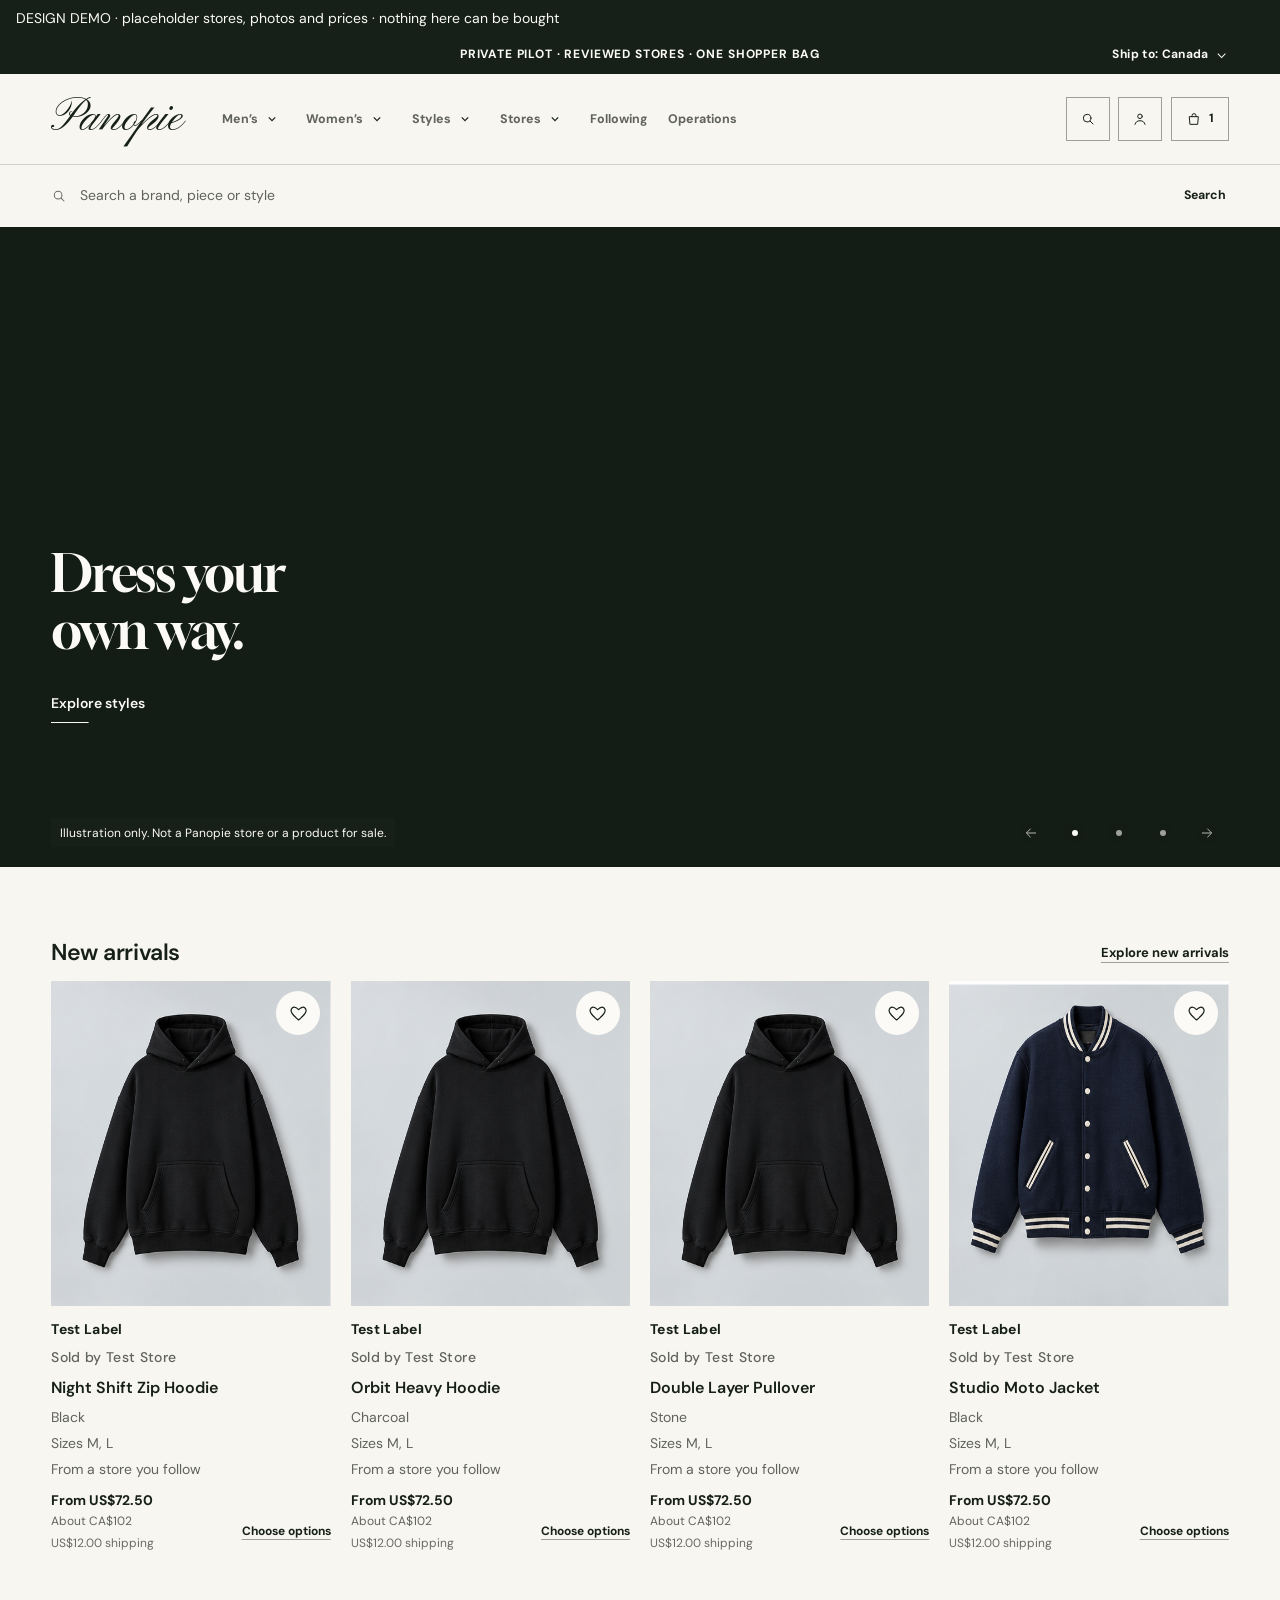
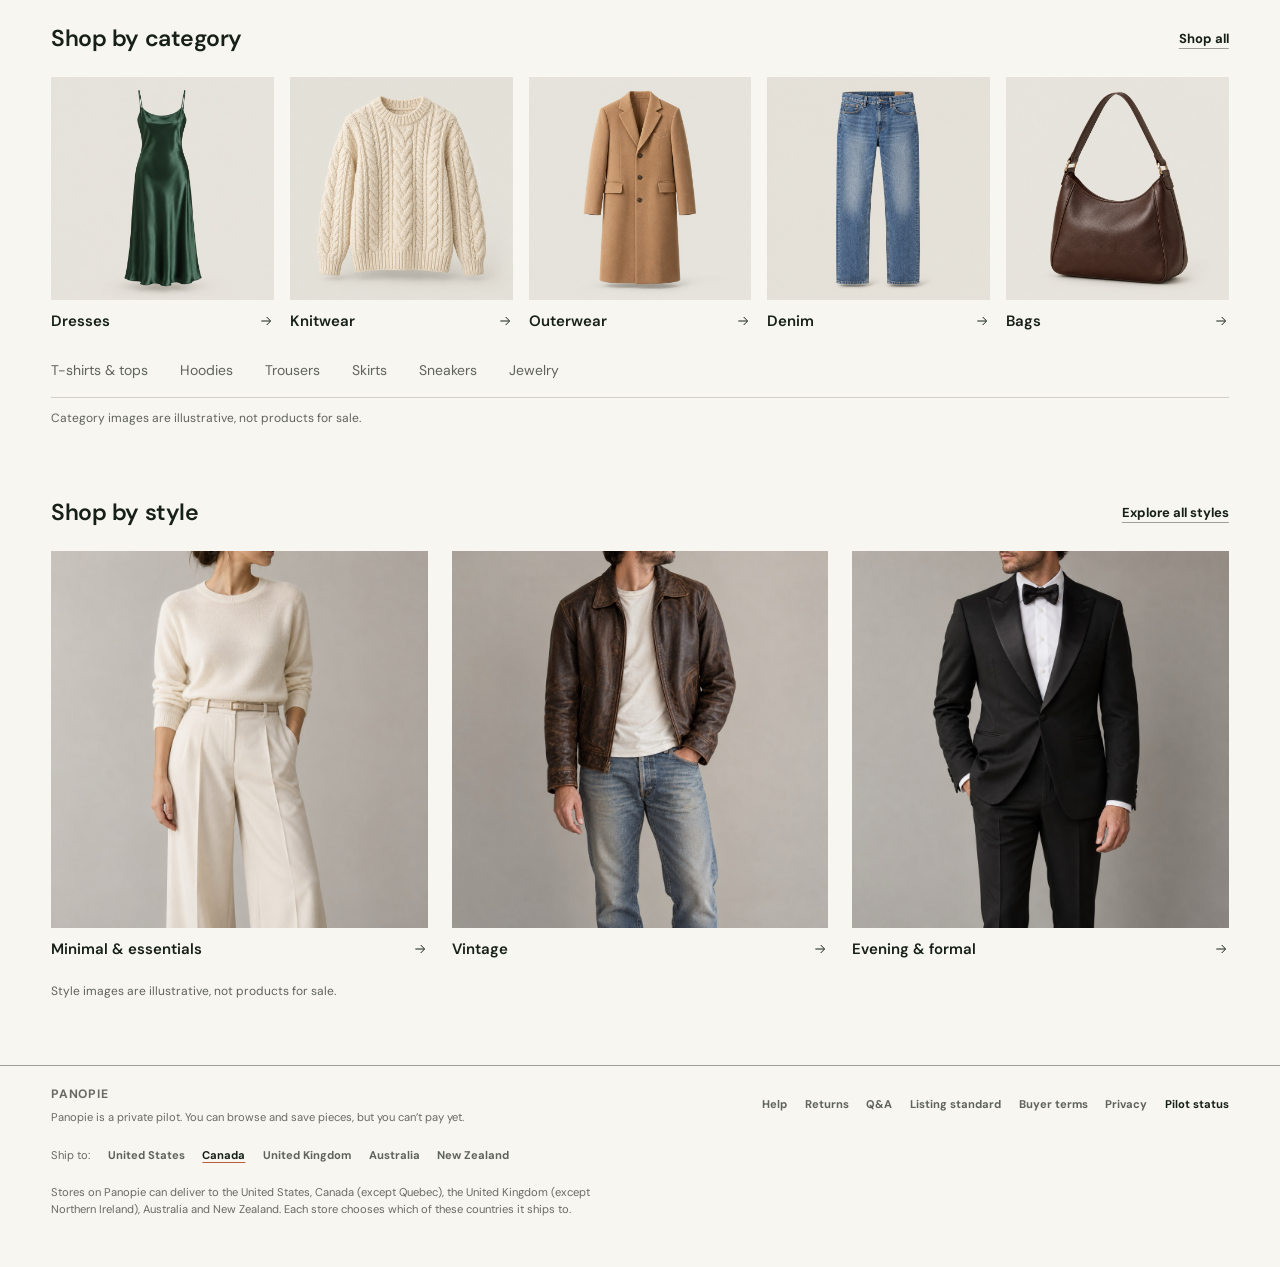
<file: index.html>
<!doctype html>
<html lang="en">
  <head><meta name="robots" content="noindex">
    <meta charset="UTF-8" />
    <meta name="viewport" content="width=device-width, initial-scale=1.0" />
    <meta name="referrer" content="no-referrer" />
    <meta name="description" content="Panopie marketplace workspace: shopping, merchant onboarding, catalog, fulfillment, and account tools." />
    <title>Panopie — Marketplace workspace</title>
    <link rel="icon" href="favicon.svg?v=pan-20261020" type="image/svg+xml" />
    <link rel="preconnect" href="https://fonts.googleapis.com" />
    <link rel="preconnect" href="https://fonts.gstatic.com" crossorigin />
    <link href="https://fonts.googleapis.com/css2?family=DM+Sans:wght@400;500;600;700&family=Gloock&family=Pinyon+Script&display=swap" rel="stylesheet" />
    <link rel="stylesheet" href="style.css" />
    <link rel="stylesheet" href="platform.css?v=pan-20261103b" />
    <link rel="stylesheet" href="commerce.css?v=pan-20261027a" />
    <link rel="stylesheet" href="storefront-home.css?v=pan-20261125b" />
    <link rel="stylesheet" href="commerce-guest-bag.css?v=pan-20261021b" />
    <link rel="stylesheet" href="header-navigation.css?v=header-20261103i" />
    <link rel="stylesheet" href="site-switcher.css?v=ship-20261026b" />
  </head>
  <body class="platform-body"><div style="padding:.5rem 1rem;background:#172018;color:#fbfaf6;font-size:14px">DESIGN DEMO · placeholder stores, photos and prices · nothing here can be bought</div>
    <a class="commerce-skip" href="#panopieApp">Skip to content</a>
    <div class="shipping-strip">PRIVATE PILOT · REVIEWED STORES · ONE SHOPPER BAG</div>
    <header class="platform-header" id="platformHeader"></header>
    <main class="platform-main" id="panopieApp"><div class="skeleton" aria-label="Loading marketplace workspace"><div class="skeleton-line"></div><div class="skeleton-line"></div><div class="skeleton-line"></div></div></main>
    <footer class="platform-footer" id="platformFooter"></footer>
    <p class="sr-only" id="platformLiveStatus" aria-live="polite" aria-atomic="true"></p>
    <script src="currency.js"></script>
    
    
    <script src="__qa__/product-data.js"></script>
    <script src="__qa__/fixture.js"></script>
    <script src="style-discovery.js"></script>
    <script src="store-locations.js"></script>
    <script src="storefront-home.js"></script>
    
    <script src="listing-tools.js"></script>
    <script src="listing-attributes.js"></script>
    <script src="commerce-features.js"></script>
    <script src="header-navigation.js"></script>
    <script src="site-switcher.js"></script>
    <script src="platform-legal-config.js"></script><script>/* qa-operator opens the rights page with a made-up operator name; qa-fees24 shows the fee block of terms 2.4 on the sell page. Both are off in the real config. */(function(){var q=new URLSearchParams(location.search);var p=window.PANOPIE_LEGAL_PROFILE=window.PANOPIE_LEGAL_PROFILE||{};if(q.has("qa-operator"))p.operatorLegalName="Example Operator Inc. (test)";if(q.has("qa-fees24"))p.terms24Published=true;})();</script>
    <script src="welcome-card.js?v=pan-20261026b"></script>
    <script>
      (() => {
        // Keep this list in step with the products.category check in supabase/migrations.
        const categoryGroups = [
          ['Tops', { 't-shirts': 'T-shirts & tops', shirts: 'Shirts & blouses', knitwear: 'Knitwear', hoodies: 'Hoodies' }],
          ['Outerwear & tailoring', { jackets: 'Jackets', suits: 'Suits' }],
          ['Bottoms', { jeans: 'Jeans', 'cargo-pants': 'Cargo pants', trousers: 'Trousers', shorts: 'Shorts', skirts: 'Skirts' }],
          ['Dresses', { dresses: 'Dresses' }],
          ['Shoes', { 'athletic-shoes': 'Athletic shoes', 'leather-shoes': 'Leather shoes' }],
          ['Bags & accessories', { bags: 'Bags', accessories: 'Accessories', jewelry: 'Jewelry' }]
        ];
        const categories = Object.assign({}, ...categoryGroups.map(([, entries]) => entries));
        const storeLocations = window.PANOPIE_LOCATIONS;
        // What the location means for each seller type, and what shoppers then see. A company needs no extra line.
        const STORE_LOCATION_WHO = { individual: 'You sell as an individual, so choose where you live. Shoppers see only the country, unless you choose to show your province, territory, or state.', sole_proprietor: 'If you work from home, choose where you live. For a registered sole proprietor, shoppers always see the province, territory, or state.' };
        const STORE_LOCATION_QUEBEC = 'The pilot is not offered in Quebec. You can still submit, but Panopie cannot approve a store that is based in Quebec and will return the application.';
        const FOUNDING_TERMS_VERSION = 'PAN-FOUNDING-2.3.1-20261020';
        // 2.3.1 changed only the name from 2.3: a store on 2.3 is never suspended only for not accepting it (request 161).
        // A store on an older version still gets the 2.3 changes. Set to '' with 2.4.
        const FOUNDING_TERMS_NAME_ONLY_FROM = 'TL-FOUNDING-2.3-20261015';
        // The social platforms a store can list in its application (migration 020, REQUEST_LOG 83).
        // What was typed in step 3 is kept in memory (never in this browser's storage) so Back and a return to step 1 don't lose it.
        const keepScaleDraft = entered => { if (entered && entered.has('followers')) state.merchant.scaleDraft = Object.fromEntries([...entered].filter(([name]) => name.startsWith('social_') || ['storeKind', 'followers', 'monthlyUnits', 'storeUrl'].includes(name)).map(([name, value]) => [name, String(value)])); };
        const SCALE_PLATFORMS = [['instagram', 'Instagram'], ['tiktok', 'TikTok'], ['youtube', 'YouTube'], ['x', 'X'], ['pinterest', 'Pinterest'], ['facebook', 'Facebook']];
        // The last day for a store that was approved under an earlier version to accept this one. Keep it equal to accept_by in public.founding_terms_versions.
        const FOUNDING_TERMS_ACCEPT_BY = '2026-11-30';
        const longDate = iso => new Intl.DateTimeFormat('en-US', { dateStyle: 'long', timeZone: 'UTC' }).format(new Date(`${iso}T00:00:00Z`));
        // The day Panopie aims to reply by: a number of business days (Monday to Friday, not counting Ontario public holidays) after a time, counted on the Toronto calendar.
        // Public holidays are not counted here, which is why the page says "aim".
        const replyBy = (iso, days) => {
          const time = Date.parse(iso || ''); if (!Number.isFinite(time)) return '';
          const parts = Object.fromEntries(new Intl.DateTimeFormat('en-US', { timeZone: 'America/Toronto', year: 'numeric', month: '2-digit', day: '2-digit' }).formatToParts(new Date(time)).map(part => [part.type, part.value]));
          const date = new Date(Date.UTC(Number(parts.year), Number(parts.month) - 1, Number(parts.day), 12));
          for (let left = days; left > 0;) { date.setUTCDate(date.getUTCDate() + 1); if (![0, 6].includes(date.getUTCDay())) left -= 1; }
          return new Intl.DateTimeFormat('en-US', { weekday: 'long', month: 'long', day: 'numeric', timeZone: 'UTC' }).format(date);
        };
        // The sentence shown while something waits for review. Once the target day has passed, it says so instead of showing a past date.
        const replyNote = (iso, days) => {
          const label = replyBy(iso, days); if (!label) return '';
          const start = Date.parse(iso); let due = start; for (let left = days; left > 0;) { due += 86400000; if (![0, 6].includes(new Date(due).getUTCDay())) left -= 1; }
          return Date.now() > due + 86400000 ? `This is taking longer than our ${days}-business-day target. You can message Panopie support for an update.` : `We aim to reply by ${label} (${days} business days, Toronto time).`;
        };
        // What a store that accepted the version before this one needs to know before it accepts. Rewrite it with every new version; the legal-counsel role checks it against the text.
        const FOUNDING_TERMS_CHANGES = ['Our name changed from THREADLINE to Panopie, and section 1 now says so. Nothing else in the terms changed.'];
        // For a store still on a version before 2.3 (request 162).
        const FOUNDING_TERMS_CHANGES_SINCE_OLDER = ['Version 2.3.1 includes every change made in version 2.3. Read the full terms to see them.', 'Our name changed from THREADLINE to Panopie, and section 1 now says so.'];
        // The last day counts in full wherever the merchant is: the date has passed only once it has ended in every time zone (UTC-12).
        const termsPastDue = () => Date.now() >= Date.parse(`${FOUNDING_TERMS_ACCEPT_BY}T00:00:00Z`) + 36 * 3600000;
        // Set when this page has just recorded an acceptance, so the overview can confirm it until the person moves to another page.
        let termsJustAccepted = null;
        const termsNumber = version => String(version || '').split('-')[2] || '';
        const termsStamp = version => (String(version || '').split('-')[3] || '').replace(/^(\d{4})(\d{2})(\d{2})$/, '$1-$2-$3');
        const legalProfile = {
          launchState: 'private_pilot',
          operatorLegalName: '',
          operatorBusinessAddress: '',
          customerSupportEmail: '',
          privacyContactEmail: '',
          effectiveDate: '',
          paymentProvider: 'Payment and payout providers pending approval',
          paymentEnabled: false,
          legalReviewApproved: false,
          legalReviewApprovedAt: '',
          legalReviewFrozenVersion: '',
          launchApproved: false,
          launchApprovedAt: '',
          launchFrozenVersion: '',
          settlementAddendumVersion: 'PAN-SETTLEMENT-DRAFT-1.3',
          terms24Published: false,
          usCopyrightAgent: '',
          ...(window.PANOPIE_LEGAL_PROFILE || {})
        };
        const merchantOutreach = {
          senderLegalName: '',
          tradingName: 'Panopie (formerly THREADLINE)',
          mailingAddress: '',
          ...(legalProfile.merchantOutreach || {})
        };
        const legalProfileReady = () => Boolean(
          legalProfile.operatorLegalName &&
          legalProfile.operatorBusinessAddress &&
          legalProfile.customerSupportEmail &&
          legalProfile.privacyContactEmail &&
          legalProfile.effectiveDate
        );
        const legalReviewReady = () => Boolean(
          legalProfile.legalReviewApproved &&
          legalProfile.legalReviewApprovedAt &&
          legalProfile.legalReviewFrozenVersion
        );
        // Buying opens on the owner's word (REQUEST_LOG 158), not on the lawyer's review, which only the pilot status page reports.
        const launchReady = () => Boolean(legalProfile.launchApproved && legalProfile.launchApprovedAt && legalProfile.launchFrozenVersion);
        const publicCommerceReady = () => legalProfile.launchState === 'public_ready' && legalProfileReady() && launchReady() && legalProfile.paymentEnabled;
        const legalValue = (value, fallback = 'Not published yet.') => value ? esc(value) : fallback;
        const catalog = (window.PANOPIE_CATALOG || []).map(item => ({ ...item, image: item.media?.crop || item.image || 'p1' }));
        const db = window.PANOPIE_DB || { configured: false };
        let remoteCatalog = [];
        // True once the database has store listing currencies (migration 018).
        let currencyReady = false;
        let remoteCartProducts = [];
        let currentUserId = null;
        let backendAvailable = Boolean(db?.configured);
        // On a hosted page a missing client or config file is a connection failure, never a switch to the local demo.
        const localDemoAllowed = Boolean(window.__TEST_FIXTURE) || ['localhost', '127.0.0.1'].includes(location.hostname);
        const backendConfigured = () => Boolean(db?.configured) || !localDemoAllowed;
        const useBackend = () => backendConfigured() && backendAvailable;
        const hasConnectionFallback = () => backendConfigured() && !backendAvailable;

        const key = window.__TEST_FIXTURE ? 'panopie-qa-workspace-v1' : 'panopie-platform-workspace-v1';
        const defaults = () => ({
          buyer: { signedIn: false, name: '', email: '', phone: '', address: '', line2: '', city: '', region: '', postal: '', country: 'US', addressId: '', addresses: [], preferences: { productUpdates: true, orderUpdates: true } },
          merchant: { step: 1, submitted: false, storeId: '', dbId: '', sellerType: '', basedCountry: '', basedRegion: '', basedRegionPublic: false, listingCurrency: '', gstHst: '', reviewNote: '', storeName: '', contact: '', email: '', site: '', legalName: '', origin: '', returns: '', payoutStatus: 'Not connected', payoutProvider: '', reviewStatus: 'draft', termsVersion: '', termsAcceptedAt: '', commissionRateBps: 0, commissionTermsVersion: '', commissionEffectiveAt: '' },
          cart: {}, selectedVariants: {}, selectedMedia: {}, saved: [], followedStores: [], merchantProducts: [], merchantOrders: [], orderFees: {}, feeRates: [], orders: [], backendError: '', activeThread: 'pilot-support', platform: { isAdmin: false, reviewQueue: { stores: [], products: [], termsPending: [] } },
          messages: [{ id: 'pilot-support', title: 'Panopie pilot support', subtitle: 'Account, order, or merchant setup', entries: [{ from: 'Panopie', body: 'Welcome to the private pilot workspace. This inbox is saved only in this browser until a real messaging service is connected.', time: 'Pilot notice' }] }]
        });
        const load = () => { try { return { ...defaults(), ...JSON.parse(localStorage.getItem(key) || '{}') }; } catch { return defaults(); } };
        let state = load();
        // With connected services the server owns account data, so this browser keeps only view choices.
        const persist = () => {
          const { selectedVariants, selectedMedia, activeStoreId = '', checkoutAddressId = '' } = state;
          localStorage.setItem(key, JSON.stringify(backendConfigured() ? { selectedVariants, selectedMedia, activeStoreId, checkoutAddressId, merchant: { ...defaults().merchant, step: state.merchant?.step || 1, returnSeen: state.merchant?.returnSeen && typeof state.merchant.returnSeen === 'object' ? state.merchant.returnSeen : {} } } : state));
        };
        // A short fingerprint, so the browser can remember that a review note was seen without storing the note.
        const noteMark = text => { let hash = 5381; for (const char of String(text)) hash = ((hash * 33) ^ char.codePointAt(0)) >>> 0; return hash.toString(36); };
        const storeKey = value => `store-${String(value || 'merchant').toLowerCase().replace(/[^a-z0-9]+/g, '-').replace(/(^-|-$)/g, '') || 'merchant'}`;
        const merchantStoreId = () => {
          if (state.merchant.storeId) return state.merchant.storeId;
          state.merchant.storeId = `${storeKey(state.merchant.storeName || 'pilot-merchant')}-${Date.now().toString(36)}-${Math.random().toString(36).slice(2, 7)}`;
          persist();
          return state.merchant.storeId;
        };
        const itemStoreId = item => item.merchantStoreId || storeKey(item.store);
        const ownMerchantOrders = () => useBackend() ? (state.merchantOrders || []) : state.orders.filter(order => order.merchantStoreId === merchantStoreId());
        let migratedListings = false;
        (state.merchantProducts || []).forEach(item => { if (!item.merchantStoreId) { item.merchantStoreId = merchantStoreId(); migratedListings = true; } });
        if (migratedListings) persist();
        const esc = (value = '') => String(value).replace(/[&<>'"]/g, char => ({ '&': '&amp;', '<': '&lt;', '>': '&gt;', "'": '&#39;', '"': '&quot;' }[char]));
        // Always "US$" or "CA$" (currency.js), so a dollar amount is never read as the wrong dollar.
        const money = (value, currency = 'USD') => window.PANOPIE_CURRENCY ? window.PANOPIE_CURRENCY.format(value, currency) : new Intl.NumberFormat('en-US', { style: 'currency', currency: typeof currency === 'string' ? currency : 'USD', minimumFractionDigits: 2, maximumFractionDigits: 2 }).format(Number(value || 0));
        const params = () => new URLSearchParams(location.search);
        const view = () => params().get('view') || 'home';
        const allProducts = () => { const remote = remoteCatalog.concat(remoteCartProducts.filter(item=>!remoteCatalog.some(row=>row.id===item.id))); const rows = useBackend() ? remote.concat((state.merchantProducts || []).filter(item => !remote.some(row => row.id === item.id))) : backendConfigured() ? [] : catalog.concat(state.merchantProducts || []); return state.focusProduct && !rows.some(item => item.id === state.focusProduct.id) ? rows.concat(state.focusProduct) : rows; };
        const marketplaceProducts = () => useBackend() ? remoteCatalog : backendConfigured() ? [] : catalog.concat((state.merchantProducts || []).filter(item => item.visibility === 'Active' && item.reviewStatus === 'Approved'));
        const product = id => allProducts().find(item => item.id === id);
        const cartEntries = () => Object.entries(state.cart || {}).map(([key, entry]) => {
          const legacy = typeof entry === 'number';
          // The bag's own copy of a piece it can't order (a store on vacation) wins over the catalogue's.
          const item = remoteCartProducts.find(row => row.id === (legacy ? key : entry.productId) && row.unavailable) || product(legacy ? key : entry.productId);
          if (!item) return null;
          const variantId = legacy ? item.variants?.[0]?.id || null : entry.variantId;
          const variant = item.variants?.find(value => value.id === variantId);
          return { key, item: { ...item, price: variant?.price ?? item.price }, variantId, quantity: Number(legacy ? entry : entry.quantity) };
        }).filter(Boolean);
        const cartCount = () => cartEntries().reduce((total, entry) => total + entry.quantity, 0);
        const cartKey = (item, variantId) => variantId ? `${item.id}:${variantId}` : item.id;
        const followedStoreIds = () => new Set((state.followedStores || []).map(store => store.id));
        const followsStore = storeId => Boolean(storeId && followedStoreIds().has(storeId));
        const brandKey = name => String(name || '').trim().replace(/\s+/g, ' ').toLowerCase();
        const followsBrand = name => Boolean(name && (state.followedBrands || []).some(brand => brand.key === brandKey(name)));
        const selectedVariant = item => {
          const variants = item.variants || [];
          const selected = variants.find(variant => (typeof variant === 'string' ? variant : variant.id) === state.selectedVariants[item.id]);
          // With nothing chosen yet, start on the first option that is in stock. Shoppers get in stock or not, never the
          // count (migration 037); a store's own listings still carry the count.
          return selected || variants.find(variant => typeof variant !== 'string' && inStock(variant)) || variants[0] || null;
        };
        const inStock = variant => typeof variant.inStock === 'boolean' ? variant.inStock : Number(variant.stock) > 0;
        const announce = message => {
          const region = document.querySelector('#platformLiveStatus');
          if (region) region.textContent = message;
        };
        const syncCart = async () => {
          persist();
          if (useBackend() && currentUserId) await db.replaceCart(currentUserId, cartEntries());
        };
        let hydrateRun = 0;
        let hydrateLatest = null;
        // The last account this page loaded. It outlives a failed load, so a different account is still noticed afterwards.
        let lastUserId = null;
        // Navigation can start a second load before the first one ends. Every caller waits for the newest one, so no page is drawn from a half-finished load.
        const hydrateBackend = async () => {
          if (!backendConfigured()) return;
          const mine = hydrateOnce();
          hydrateLatest = mine;
          await mine;
          while (hydrateLatest !== mine) { const latest = hydrateLatest; await latest; if (hydrateLatest === latest) break; }
          // After the load, outside it, so a switch it causes never runs inside another load.
          setTimeout(followDefaultAddress, 0);
        };
        // REQUEST_LOG 115: a signed-in buyer's site follows the country of the default address, when they sign in and
        // when the default changes. Ship to still works for looking at another country; that choice lasts until the
        // next sign-in or a new default. Remembered per account and address, and forgotten on sign-out.
        const FOLLOW_KEY = 'panopie.site-follows';
        let followedInPage = null;
        const followed = () => { if (followedInPage !== null) return followedInPage; try { return localStorage.getItem(FOLLOW_KEY); } catch { return null; } };
        const rememberFollowed = value => { followedInPage = value; try { if (value) localStorage.setItem(FOLLOW_KEY, value); else localStorage.removeItem(FOLLOW_KEY); } catch { /* Private mode: this page only. */ } };
        const followDefaultAddress = () => {
          const fx = typeof window === 'undefined' ? null : window.PANOPIE_CURRENCY; if (!fx) return;
          // A load that failed says nothing about who is signed in, so it changes nothing.
          if (!backendAvailable || state.backendError) return;
          if (!currentUserId || !state.buyer.signedIn) { if (followed()) rememberFollowed(''); return; }
          const home = (state.buyer.addresses || []).find(address => address.is_default);
          const country = String(home?.country_code || '').toUpperCase();
          if (!home || !fx.SITES[country] || window.PANOPIE_LOCATIONS?.deliveryProblem?.(country, home.region, home.postal_code)) return;
          const mark = `${currentUserId}:${home.id}:${country}`;
          if (followed() === mark) return;
          rememberFollowed(mark);
          if (fx.siteCode() === country) return;
          if (window.__TEST_FIXTURE && new URLSearchParams(location.search).has('qa-site')) return;
          window.PANOPIE_SITE_SWITCHER?.setOrigin?.('address');
          fx.setSite(country);
          announce(`Ship to is now ${fx.SITES[country].label}, to match your default address.`);
        };
        const hydrateOnce = async () => {
          // Navigation can start a second load before the first one ends. Only the newest may write state.
          const run = ++hydrateRun;
          // Orders, the review queue and the merchant lists fail on their own: the page shows an error with Retry for that part.
          const failed = {};
          const soft = async (name, load, fallback) => { try { return await load(); } catch (error) { console.error(`Panopie: ${name} could not be loaded.`, error); failed[name] = true; return fallback; } };
          state.focusProduct = null;
          // Pieces for the bag and the saved page. The shared list changes only when this load has the bag itself, so a quick "Add to bag" during a load never sends a bag without its other pieces.
          const cartProducts = [];
          backendAvailable = true;
          try {
            state.backendError = '';
            const user = await db.getCurrentUser();
            const userId = user?.id || null;
            const catalogue = await db.loadMarketplace(userId, Object.fromEntries(params()));
            if (run !== hydrateRun) return;
            // A different account in the same tab starts from a clean workspace, so nothing of the last account shows while the new one loads.
            const switched = Boolean(lastUserId && userId && lastUserId !== userId);
            currentUserId = userId;
            lastUserId = userId;
            remoteCatalog = catalogue;
            state.loadErrors = failed;
            if (!userId || switched) {
              state.buyer = { ...defaults().buyer };
              state.merchant = { ...defaults().merchant };
              state.platform = { ...defaults().platform };
              state.cart = {};
              state.saved = [];
              state.followedStores = [];
              state.followedBrands = null;
              state.orders = [];
              state.merchantProducts = [];
              state.merchantOrders = []; state.orderFees = {}; state.feeRates = [];
              state.merchantStores = [];
              state.activeStoreId = '';
              state.checkoutAddressId = '';
              remoteCartProducts = [];
            }
            if (!userId) {
              // Overwrite the saved workspace so a signed-out browser keeps no account data.
              try { persist(); } catch {}
              return;
            }
            const [profile, addresses, cart, stores, orders, saved, followedStores, followedBrands] = await Promise.all([
              db.getProfile(userId),
              db.loadAddresses(userId),
              db.loadCart(userId),
              db.loadMyStores(userId),
              soft('orders', () => db.loadOrders(userId), []),
              db.loadSavedProductIds(userId),
              db.loadFollowedStores(userId),
              // Followed brands come with migration 025; before it, null hides the brand buttons.
              soft('brands', () => db.loadFollowedBrands ? db.loadFollowedBrands(userId) : null, null)
            ]);
            // A store row shows whether the database has listing currencies (migration 018). Someone with no store yet asks once.
            currencyReady = stores.length ? stores.some(entry => 'listing_currency' in entry) : await soft('currency', () => db.supportsListingCurrency(), false);
            if (run !== hydrateRun) return;
            const address = addresses.find(entry => entry.is_default) || addresses[0] || null;
            if (!addresses.some(entry => entry.id === state.checkoutAddressId)) state.checkoutAddressId = '';
            state.buyer = {
              ...state.buyer,
              signedIn: true,
              name: profile.full_name || '',
              email: profile.email || user.email || '',
              phone: profile.phone || '',
              address: address?.line1 || '',
              line2: address?.line2 || '',
              city: address?.city || '',
              region: address?.region || '',
              postal: address?.postal_code || '',
              country: address?.country_code || 'US',
              addressId: address?.id || '',
              addresses,
              preferences: { productUpdates: profile.product_updates, orderUpdates: profile.order_updates }
            };
            state.platform = { ...defaults().platform, isAdmin: Boolean(profile.is_platform_admin) };
            state.saved = saved;
            state.followedStores = followedStores;
            state.followedBrands = followedBrands;
            // The saved and following pages need pieces that are not on the current catalogue page.
            if (params().get('view') === 'saved') {
              const missing = saved.filter(id => !catalogue.some(item => item.id === id)).slice(0, 60);
              // One piece that fails to load does not hide the rest; the page says some are missing.
              const found = await Promise.all(missing.map(id => soft('saved', () => db.loadProduct(id), null)));
              if (run !== hydrateRun) return;
              found.filter(Boolean).forEach(item => cartProducts.push(item));
            }
            if (params().get('view') === 'following' && followedStores.length) {
              const lists = await Promise.all(followedStores.slice(0, 12).map(store => soft('following', () => db.loadMarketplace(userId, { store: store.id }), null)));
              if (run !== hydrateRun) return;
              if (lists.some(Boolean)) remoteCatalog = [...new Map(lists.filter(Boolean).flat().map(item => [item.id, item])).values()];
            }
            if (state.platform.isAdmin) state.platform.reviewQueue = await soft('reviewQueue', () => db.loadReviewQueue(FOUNDING_TERMS_VERSION), defaults().platform.reviewQueue);
            if (run !== hydrateRun) return;
            state.cart = {};
            remoteCartProducts = cartProducts;
            cart.forEach(entry => {
              cartProducts.push(entry.product);
              state.cart[cartKey(entry.product, entry.variantId)] = { productId: entry.product.id, variantId: entry.variantId, quantity: entry.quantity };
            });
            state.orders = orders;
            state.merchantStores = stores;
            const store = stores.find(item => item.id === state.activeStoreId) || stores[0];
            if (!store) {
              state.merchant = { ...defaults().merchant };
              state.activeStoreId = '';
              state.merchantProducts = [];
              state.merchantOrders = []; state.orderFees = {}; state.feeRates = [];
              return;
            }
            // Figures typed in step 3 and not yet sent belong to the store they were typed for.
            if (state.merchant.dbId && state.merchant.dbId !== store.id) delete state.merchant.scaleDraft;
            state.merchant = {
              ...state.merchant,
              dbId: store.id,
              storeId: store.id,
              submitted: store.status !== 'draft',
              submittedAt: store.submitted_at || '',
              reviewStatus: store.status || 'submitted',
              storeName: store.name || '',
              legalName: store.legal_name || '',
              sellerType: store.seller_type || '',
              basedCountry: store.based_country || '',
              basedRegion: store.based_region || '',
              basedRegionPublic: store.based_region_public === true,
              // Empty until migration 018 adds the column; the page then hides the currency choice.
              listingCurrency: 'listing_currency' in store ? (store.listing_currency === 'CAD' ? 'CAD' : 'USD') : '',
              gstHst: store.gst_hst_number || '',
              reviewNote: store.review_note || '',
              contact: store.contact_name || '',
              email: store.support_email || '',
              site: store.website_url || '',
              origin: store.ships_from || '',
              returns: store.returns_policy || '',
              fulfilmentTime: store.fulfilment_time || '',
              role: store.role,
              payoutStatus: store.payout_account_status === 'ready' && store.payouts_enabled ? 'Ready' : store.payout_account_status === 'pending' ? 'Verification pending' : store.payout_account_status === 'restricted' ? 'Action required' : 'Not connected',
              payoutProvider: store.payout_provider || '',
              commissionRateBps: Number(store.platform_fee_bps || 0),
              commissionTermsVersion: store.commission_terms_version || '',
              commissionEffectiveAt: store.commission_effective_at || '',
              termsVersion: store.founding_terms_version || '',
              termsAcceptedAt: store.founding_terms_accepted_at || '',
              // Founding status (migrations 032 and 035), for the line in Store status.
              firstApprovedAt: store.first_approved_at || '',
              foundingEndedAt: store.founding_ended_at || '',
              foundingEndedReason: store.founding_ended_reason || '',
              foundingEndedNote: store.founding_ended_note || ''
            };
            // The store's size figures (migration 020). Only its owner and administrators can read them; 'failed' when they could not be loaded.
            state.merchant.scale = ['owner', 'admin'].includes(store.role) && db.loadStoreScale ? await soft('storeScale', () => db.loadStoreScale(store.id), 'failed') : null;
            // A returned application opens on step one once, so the merchant reviews the details before resubmitting.
            const returnMark = store.status === 'draft' && store.review_note ? noteMark(store.review_note) : '';
            const returnSeen = { ...(state.merchant.returnSeen && typeof state.merchant.returnSeen === 'object' ? state.merchant.returnSeen : {}) };
            if (returnMark && returnSeen[store.id] !== returnMark) state.merchant.step = 1;
            if (returnMark) returnSeen[store.id] = returnMark; else delete returnSeen[store.id];
            Object.keys(returnSeen).forEach(id => { if (!stores.some(item => item.id === id)) delete returnSeen[id]; });
            state.merchant.returnSeen = returnSeen;
            const canEditCatalogue = ['owner', 'admin', 'editor'].includes(store.role);
            const canFulfilOrders = ['owner', 'admin', 'fulfilment'].includes(store.role);
            // What Panopie takes on each order and the conversion fee rates (migration 048): the owner and administrators only.
            const canSeeFees = ['owner', 'admin'].includes(store.role);
            const [products, merchantOrders, orderFees, feeRates] = await Promise.all([
              canEditCatalogue ? soft('storeProducts', () => db.loadStoreProducts(store.id), []) : [],
              canFulfilOrders ? soft('storeOrders', () => db.loadStoreOrders(store.id), []) : [],
              canSeeFees ? soft('orderFees', () => db.loadOrderFees(store.id), []) : [],
              canSeeFees ? soft('feeRates', () => db.loadConversionFeeRates(), []) : []
            ]);
            if (run !== hydrateRun) return;
            state.merchantProducts = products;
            state.merchantOrders = merchantOrders;
            state.orderFees = Object.fromEntries(orderFees.map(line => [line.order_id, line]));
            state.feeRates = feeRates;
          } catch (error) {
            console.error('Panopie: account data could not be loaded.', error);
            if (run !== hydrateRun) return;
            state.loadErrors = {};
            backendAvailable = false;
            currentUserId = null;
            remoteCatalog = [];
            remoteCartProducts = [];
            state.buyer = { ...defaults().buyer };
            state.merchant = { ...defaults().merchant };
            state.platform = { ...defaults().platform };
            state.merchantStores = [];
            state.merchantProducts = [];
            state.merchantOrders = []; state.orderFees = {}; state.feeRates = [];
            state.orders = [];
            state.cart = {};
            state.saved = [];
            state.followedStores = [];
            state.followedBrands = null;
            state.backendError = 'Secure account services are temporarily unavailable.';
            try { persist(); } catch {}
          } finally {
            if (run === hydrateRun) await commerce.hydrate();
          }
        };
        const pageFile = typeof location !== 'undefined' && window.__TEST_FIXTURE === true && ['localhost', '127.0.0.1', '[::1]'].includes(location.hostname) && location.pathname === '/__qa__/index.html' ? '__qa__/index.html' : 'index.html';
        // An optional third argument names a section on the page (its id), such as "condition" on the listing standard.
        const path = (target, more = {}, hash = '') => { const query = new URLSearchParams({ view: target, ...more }); return `${pageFile}?${query.toString()}${/^[A-Za-z0-9_-]+$/.test(hash) ? `#${hash}` : ''}`; };
        // The view, parameters and #section last drawn, so a change of only the #section moves focus without a redraw.
        let drawnSearch = location.search; let drawnHash = location.hash;
        // Set when the page itself steps back past the application guard: the step is already drawn and focused.
        let quietPop = false;
        const drawn = () => { drawnSearch = location.search; drawnHash = location.hash; };
        // Scrolls to the section named by a hash and gives its heading focus. Returns false when there is no such section.
        const focusSection = hash => { const named = /^[A-Za-z0-9_-]+$/.test(hash || ''); /* An editor field's id carries a form number that changes when the page is drawn again, so cf-product-4-eraNote finds cf-product-1-eraNote. */ const spot = named ? document.getElementById(hash) || (/^cf-[a-z]+-\d+-[A-Za-z0-9_-]+$/.test(hash) ? document.querySelector(`#panopieApp [id^="cf-"][id$="-${hash.replace(/^cf-[a-z]+-\d+-/, '')}"]`) : null) : null; if (!spot || !document.querySelector('#panopieApp')?.contains(spot)) return false; const field = spot.matches('input, select, textarea, button, a[href]'); if (!field) spot.setAttribute('tabindex', '-1'); spot.scrollIntoView({ block: field ? 'center' : 'start' }); spot.focus({ preventScroll: true }); return true; };
        const icon = name => ({
          user: '<svg viewBox="0 0 24 24" aria-hidden="true"><circle cx="12" cy="8" r="3.4"></circle><path d="M4.5 20c.8-3.5 3.4-5.4 7.5-5.4s6.7 1.9 7.5 5.4"></path></svg>',
          search: '<svg viewBox="0 0 24 24" aria-hidden="true"><circle cx="10.7" cy="10.7" r="5.7"></circle><path d="m15.1 15.1 4.4 4.4"></path></svg>',
          arrow: '<svg viewBox="0 0 24 24" aria-hidden="true"><path d="M5 12h13M13 6l6 6-6 6"></path></svg>',
          trash: '<svg class="line-icon" viewBox="0 0 24 24" fill="none" stroke="currentColor" stroke-width="1.5" stroke-linecap="round" stroke-linejoin="round" aria-hidden="true"><path d="M5 7h14M10 7V5h4v2M7 7l.8 12h8.4L17 7M10 11v5M14 11v5"></path></svg>',
          back: '<svg class="line-icon" viewBox="0 0 24 24" fill="none" stroke="currentColor" stroke-width="1.5" stroke-linecap="round" stroke-linejoin="round" aria-hidden="true"><path d="M19 12H6M11 6l-6 6 6 6"></path></svg>',
          sort: '<svg class="line-icon" viewBox="0 0 24 24" fill="none" stroke="currentColor" stroke-width="1.5" stroke-linecap="round" stroke-linejoin="round" aria-hidden="true"><path d="M4 7h16M7 12h10M10 17h4"></path></svg>',
          bag: '<svg class="line-icon" viewBox="0 0 24 24" fill="none" stroke="currentColor" stroke-width="1.5" stroke-linecap="round" stroke-linejoin="round" aria-hidden="true"><path d="M5.5 8.5h13l-1 11.5h-11z"></path><path d="M9 8.5V7a3 3 0 0 1 6 0v1.5"></path></svg>'
        }[name] || '');
        const route = (target, label, active = false, more = {}) => `<a href="${path(target, more)}" data-route="${target}" ${Object.entries(more).map(([name, value]) => `data-${name}="${esc(value)}"`).join(' ')}${active ? ' aria-current="page"' : ''}>${label}</a>`;
        // Side-scrolling link rows: a link reached with the keyboard is brought fully into view.
        document.addEventListener('focusin', event => { if (event.target.closest?.('.workspace-nav-links, .header-navigation-rail')) event.target.scrollIntoView({ block: 'nearest', inline: 'nearest' }); });
        // Each application step gets its own entry in the browser history, so the browser's Back button goes to the step
        // before instead of leaving the application, and what was typed in the step is kept (request 137).
        // From step 2 on, one guard entry sits on top of the browser history: the browser's Back then goes to the step before
        // instead of leaving the application. There is no Forward into a step, so moving on always goes through Continue,
        // which checks and saves the step.
        let guardActive = false;
        const ensureGuard = () => { try { if (state.merchant.step > 1 && !(history.state && history.state.applicationGuard)) history.pushState({ applicationGuard: true }, '', location.href); guardActive = Boolean(history.state && history.state.applicationGuard); } catch {} };
        const advanceStep = next => { state.merchant.step = next; ensureGuard(); persist(); render(); stepFocus(); };
        const keepStepDraft = () => { const draft = document.querySelector('form[data-form="merchant-step-one"], form[data-form="merchant-step-two"], form[data-form="merchant-submit"]'); if (!draft) return; const entered = new FormData(draft); for (const name of ['origin', 'returns', 'fulfilmentTime']) if (entered.has(name)) state.merchant[name] = String(entered.get(name)).trim(); keepScaleDraft(entered); };
        const stepFocus = () => { const heading = document.querySelector('.onboarding-step h2'); if (heading) { heading.setAttribute('tabindex', '-1'); heading.scrollIntoView({ block: 'nearest' }); heading.focus({ preventScroll: true }); } };
        const status = (label, variant = '') => `<span class="platform-status ${variant}">${esc(label)}</span>`;
        const empty = (title, copy, target, action) => `<section class="empty-state"><h1>${esc(title)}</h1><p>${esc(copy)}</p>${target ? `<a class="platform-button" href="${path(target)}" data-route="${target}">${esc(action)}</a>` : ''}</section>`;
        const productMedia = (item, media = item.media, loading = 'lazy') => media?.src ? `<img class="listing-upload-image" src="${esc(media.src)}" alt="${esc(media.alt || `${item.name} product image`)}" loading="${loading}" decoding="async" />` : `<img class="listing-seed-image ${esc(media?.crop || item.image || 'p1')}" src="${esc(media?.asset || 'catalog-grid.png')}" alt="${esc(media?.alt || `${item.name} product image`)}" loading="${loading}" decoding="async" />`;
        const readPilotMedia = file => new Promise((resolve, reject) => { if (!file || !file.size) return resolve(null); if (file.size > 750 * 1024) return reject(new Error('Choose an image below 750 KB for this browser-only pilot.')); const reader = new FileReader(); reader.onerror = () => reject(new Error('The image could not be read. Try another PNG, JPEG, or WebP file.')); reader.onload = () => resolve({ src: String(reader.result), alt: `${file.name} product image` }); reader.readAsDataURL(file); });
        const parseCsv = text => { const rows = []; let row = []; let cell = ''; let quoted = false; for (let index = 0; index < text.length; index += 1) { const char = text[index]; const next = text[index + 1]; if (char === '"' && quoted && next === '"') { cell += char; index += 1; continue; } if (char === '"') { quoted = !quoted; continue; } if (char === ',' && !quoted) { row.push(cell.trim()); cell = ''; continue; } if ((char === '\n' || char === '\r') && !quoted) { if (char === '\r' && next === '\n') index += 1; row.push(cell.trim()); if (row.some(Boolean)) rows.push(row); row = []; cell = ''; continue; } cell += char; } row.push(cell.trim()); if (row.some(Boolean)) rows.push(row); return rows; };

        // Save or follow pressed while signed out: remember it in this tab, and finish it after sign-in on the same page.
        const resumeKey = 'panopie-after-sign-in';
        const ensureBuyer = (target, resume) => {
          if (state.buyer.signedIn && (!backendConfigured() || useBackend() && currentUserId)) return true;
          if (resume) try { sessionStorage.setItem(resumeKey, JSON.stringify({ ...resume, back: location.search, at: Date.now() })); } catch {}
          go('register', resume ? { next: target, reason: resume.action } : { next: target });
          return false;
        };
        const takeResume = () => { try { const saved = JSON.parse(sessionStorage.getItem(resumeKey) || 'null'); sessionStorage.removeItem(resumeKey); return saved && Date.now() - saved.at < 900000 && ['save', 'follow', 'follow-brand', 'add'].includes(saved.action) ? saved : null; } catch { return null; } };
        const go = async (target, more = {}, hash = '') => {
          // Another section of the page already shown: only the address and the focus change, so nothing is redrawn.
          if (hash && path(target, more, hash).split('#')[0] === `${pageFile}${location.search}` && document.querySelector('#panopieApp')?.contains(document.getElementById(hash))) { headerNavigation.close(); history.pushState({}, '', path(target, more, hash)); drawn(); focusSection(hash); return; }
          termsJustAccepted = null;
          // A visitor who leaves the sign-in page without signing in drops the pending save or follow, so the next person to sign in on this tab does not inherit it.
          if (!currentUserId && target !== 'register') try { sessionStorage.removeItem(resumeKey); } catch {}
          let resume = useBackend() && currentUserId && target !== 'register' ? takeResume() : null;
          if (resume) { const back = new URLSearchParams(resume.back); target = back.get('view') || 'shop'; back.delete('view'); more = Object.fromEntries(back); hash = ''; }
          headerNavigation.close();
          history.pushState({}, '', path(target, more, hash));
          drawn();
          if (backendConfigured()) { document.querySelector('#panopieApp').setAttribute('aria-busy', 'true'); await hydrateBackend(); }
          render();
          document.querySelector('#panopieApp').removeAttribute('aria-busy');
          window.scrollTo({ top: 0, behavior: 'auto' });
          requestAnimationFrame(() => {
            if (focusSection(hash)) return;
            const heading = document.querySelector('#panopieApp h1');
            if (!heading) return;
            heading.setAttribute('tabindex', '-1');
            heading.focus({ preventScroll: true });
          });
          // Only with a working connection and a signed-in account; otherwise the action would change nothing but this page.
          if (resume && !(useBackend() && currentUserId)) resume = null;
          if (resume?.action === 'save' && !state.saved.includes(resume.id)) await toggleSaved(resume.id);
          if (resume?.action === 'follow' && !followsStore(resume.id)) await toggleStoreFollow(resume.id);
          if (resume?.action === 'follow-brand' && !followsBrand(resume.id)) await toggleBrandFollow(resume.id);
          if (resume?.action === 'add') await addToBag(resume.id);
        };

        const footer = () => {
          const current = view();
          const pilotCopy = publicCommerceReady()
            ? 'Marketplace disclosures, merchant information, and checkout terms are available before payment.'
            : 'Panopie is a private pilot. You can browse and save pieces, but you can’t pay yet.';
          const siteNow = window.PANOPIE_CURRENCY?.siteCode() || 'US';
          const siteChoice = window.PANOPIE_CURRENCY ? `<div class="site-footer-choice" role="group" aria-label="Ship to" aria-describedby="site-footer-note"><span>Ship to:</span>${Object.values(window.PANOPIE_CURRENCY.SITES).map(({ code, name }) => `<button type="button" data-site-footer="${code}" aria-pressed="${siteNow === code}">${name}</button>`).join('')}</div>` : '';
          document.querySelector('#platformFooter').innerHTML = `<div><strong>Panopie</strong><span>${pilotCopy}</span>${siteChoice}<p class="site-footer-note" id="site-footer-note">${esc(window.PANOPIE_LOCATIONS?.deliveryLine || '')}</p></div><nav aria-label="Footer navigation">${route('help', 'Help', current === 'help')}${route('returns', 'Returns', current === 'returns')}${route('faq', 'Q&amp;A', current === 'faq')}${route('listing-standard', 'Listing standard', current === 'listing-standard')}${route('buyer-terms', 'Buyer terms', current === 'buyer-terms')}${route('privacy', 'Privacy', current === 'privacy')}${route('legal-status', 'Pilot status', current === 'legal-status')}</nav>`;
        };
        const isUnsubscribeToken = value => /^[0-9a-f]{8}-[0-9a-f]{4}-[1-5][0-9a-f]{3}-[89ab][0-9a-f]{3}-[0-9a-f]{12}$/i.test(String(value || ''));
        const outreachIdentity = () => {
          const name = merchantOutreach.senderLegalName ? [merchantOutreach.senderLegalName, merchantOutreach.tradingName ? `operating as ${merchantOutreach.tradingName}` : ''].filter(Boolean).join(', ') : merchantOutreach.tradingName;
          return [name, merchantOutreach.mailingAddress].filter(Boolean).join(' · ');
        };
        const unsubscribe = () => {
          const token = params().get('token') || '';
          const completed = params().get('status') === 'complete';
          const identity = outreachIdentity();
          if (completed) return `<section class="outreach-unsubscribe"><div class="outreach-unsubscribe-heading"><h1>You’re unsubscribed.</h1><p>You won’t get any more emails from Panopie (formerly THREADLINE) about selling on it at the address this link was sent to. This does not affect a shopper account, a store application, or an order.</p></div><div class="outreach-unsubscribe-detail"><strong>Request recorded</strong><span>We keep your address on a private do-not-contact list, so we won’t email you about this again.</span></div>${identity ? `<p class="outreach-unsubscribe-identity">${esc(identity)}</p>` : ''}</section>`;
          if (!isUnsubscribeToken(token)) return `<section class="outreach-unsubscribe"><div class="outreach-unsubscribe-heading"><h1>This link is incomplete.</h1><p>Use the unsubscribe link from our email to your store, or reply directly to that email and ask not to receive further emails from Panopie (formerly THREADLINE).</p></div>${identity ? `<p class="outreach-unsubscribe-identity">${esc(identity)}</p>` : ''}</section>`;
          if (!db?.configured || !db?.unsubscribeMerchantOutreach) return `<section class="outreach-unsubscribe"><div class="outreach-unsubscribe-heading"><h1>Unsubscribe service unavailable.</h1><p>Please reply directly to the original email with “unsubscribe”. We will record the request and stop these emails.</p></div>${identity ? `<p class="outreach-unsubscribe-identity">${esc(identity)}</p>` : ''}</section>`;
          return `<section class="outreach-unsubscribe"><div class="outreach-unsubscribe-heading"><h1>Stop our emails about selling on Panopie?</h1><p>This stops emails from Panopie (formerly THREADLINE) about selling on it to the address this link was sent to. It does not affect a shopper account, a store application, or an order. If your store later joins Panopie, we’ll still send the emails we need to about your store account.</p></div><div class="outreach-unsubscribe-detail"><strong>What happens next</strong><span>We stop these emails right away. We keep your address on a private do-not-contact list, so we won’t email you about this again.</span></div><div class="outreach-unsubscribe-action"><button class="platform-button" type="button" data-merchant-outreach-unsubscribe="${esc(token)}">Stop these emails</button><p class="form-result" aria-live="polite"></p></div>${identity ? `<p class="outreach-unsubscribe-identity">${esc(identity)}</p>` : ''}</section>`;
        };
        const nav = () => {
          const active = view();
          document.querySelector('#platformHeader').innerHTML = `<a class="brand" href="${path('home')}" data-route="home" aria-label="Panopie home">Panopie</a><nav aria-label="Shopping navigation">${headerNavigation.navigation(route('following','Following',active==='following')+(useBackend()&&state.platform?.isAdmin?route('operations','Operations',active==='operations'||active.startsWith('staff-')||(active==='seller-returns'&&state.platform?.isAdmin&&!state.merchant.submitted)):''))}</nav><div class="platform-header-actions">${headerNavigation.search()}${headerNavigation.account()}<a class="platform-bag" href="${path('bag')}" data-route="bag" aria-label="${cartCount() === 0 ? 'Bag, empty' : `Bag, ${cartCount()} ${cartCount() === 1 ? 'item' : 'items'}`}">${icon('bag')}<span aria-hidden="true">${cartCount()}</span></a></div>`;
          headerNavigation.sync();
          footer();
        };
        const card = item => `<article class="market-card"><a class="market-card-image ${esc(item.image || 'p1')}" href="${path('product', { id: item.id })}" data-route="product" data-id="${esc(item.id)}" aria-label="View ${esc(item.name)}">${productMedia(item)}<span class="market-card-badge">${esc(item.badge || (item.priority === 'followed' ? 'FOLLOWED STORE' : 'DRAFT LISTING'))}</span></a><button class="market-card-save ${state.saved.includes(item.id) ? 'is-saved' : ''}" type="button" data-save="${esc(item.id)}" aria-label="Save ${esc(item.name)}" aria-pressed="${state.saved.includes(item.id)}">${state.saved.includes(item.id) ? '♥' : '♡'}</button><div class="market-card-info"><a class="market-store-link" href="${path('store', { name: item.store })}" data-route="store" data-name="${esc(item.store)}">${esc(item.store)}</a><h2><a href="${path('product', { id: item.id })}" data-route="product" data-id="${esc(item.id)}">${esc(item.name)}</a></h2>${window.PANOPIE_COMMERCE.conditionLabel(item.details) ? `<p class="commerce-condition">${esc(window.PANOPIE_COMMERCE.conditionLabel(item.details))}</p>` : ''}<p>${esc(item.tone || 'Store color')}</p><div class="market-card-bottom"><b>${money(item.price, item)}${window.PANOPIE_CURRENCY?.approx(item.price, item) ? `<small class="price-approx-inline">${esc(window.PANOPIE_CURRENCY.approx(item.price, item).replace(/^about/, 'About'))}</small>` : ''}</b>${(!Array.isArray(item.shipsTo) || item.shipsTo.includes(window.PANOPIE_CURRENCY?.site().country)) && !window.PANOPIE_COMMERCE?.awayUntil?.(item.merchant) ? `<button class="market-text-action" type="button" data-add="${esc(item.id)}">${icon('bag')}Add to bag</button>` : `<a class="market-text-action" href="${path('product', { id: item.id })}" data-route="product" data-id="${esc(item.id)}">View piece</a>`}</div></div></article>`;
        const shop = () => {
          const term = (params().get('q') || '').trim().toLowerCase();
          const category = params().get('category') || 'all';
          const requestedMaxPrice = Number(params().get('maxPrice'));
          const maxPrice = Number.isFinite(requestedMaxPrice) && requestedMaxPrice > 0 ? requestedMaxPrice : 0;
          const legacyRoute = params().get('legacy');
          const availableProducts = marketplaceProducts();
          const match = item => !term || `${item.name} ${item.store} ${item.tone} ${item.category}`.toLowerCase().includes(term);
          const rows = availableProducts.filter(item => (category === 'all' || item.category === category) && (!maxPrice || Number(item.price) <= maxPrice) && match(item));
          rows.sort((a, b) => (a.priority === 'followed' ? -1 : 1) - (b.priority === 'followed' ? -1 : 1));
          if (!availableProducts.length) {
            return `<section class="marketplace-opening"><div class="marketplace-opening-main"><h1>Nothing is for sale yet.</h1><p>A store appears here only after we review it and its product, shipping, and return details are ready.</p><div class="marketplace-opening-actions"><a class="platform-button" href="${path('register', { next: 'account' })}" data-route="register" data-next="account">Create an account</a><a class="platform-button is-secondary" href="${path('legal-status')}" data-route="legal-status">See pilot status</a></div></div><dl class="marketplace-readiness"><div><dt>Store name</dt><dd>Each store applies under its own name, and we review it before it can publish.</dd></div><div><dt>Product facts</dt><dd>Each listing needs photos the store may use, sizes, stock, shipping details, and a return policy.</dd></div><div><dt>One shopper bag</dt><dd>Once listings are live, you can follow stores, save pieces, and check out on Panopie.</dd></div></dl></section><p class="platform-footnote">No listings are live yet.</p>`;
          }
          const routeNotice = legacyRoute ? `<p class="platform-footnote">The former ${esc(legacyRoute)} route is not a separate published pilot edit yet, so these are the current marketplace listings.</p>` : '';
          const countLabel = maxPrice ? `${rows.length} pilot listings · under ${money(maxPrice)} · store priority first` : `${rows.length} pilot listings · store priority first`;
          const productArea = rows.length
            ? rows.map(card).join('')
            : `<section class="market-no-match"><h2>No pieces match this view.</h2><p>Try another search or return to the full marketplace collection.</p><a class="table-action" href="${path('shop')}" data-route="shop">Clear search and filters</a></section>`;
          return `<section class="platform-intro"><div><h1>Search the marketplace.</h1></div><p>Search a brand, a piece, or a point of view. Products from stores you follow lead the results; everything else follows as a wider edit.</p></section><form class="platform-search-row" data-search-form><label>${icon('search')}<span class="sr-only">Search marketplace</span><input name="q" value="${esc(params().get('q') || '')}" placeholder="Try a brand, hoodie, cargo, or derby" autocomplete="off" /></label><button type="submit">Search</button></form><div class="platform-filter-row"><div>${[['all', 'All pieces'], ...Object.entries(categories)].map(([id, label]) => `<button class="platform-filter ${category === id ? 'is-active' : ''}" type="button" data-category="${id}">${esc(label)}</button>`).join('')}</div><p>${countLabel}</p></div>${routeNotice}<section class="platform-market-grid" aria-label="Marketplace products">${productArea}</section><p class="platform-footnote">Private pilot catalog: price, availability, merchant status, and product details are sample data until each merchant is approved and connected. Panopie keeps the bag and checkout on-platform; it does not send shoppers out to another store.</p>`;
        };
        const following = () => {
          if (useBackend() && !currentUserId) return `<section class="platform-intro"><div><h1>Following.</h1></div><p>Sign in to see the stores you follow. Pieces from stores you follow show first in your search results.</p></section><section class="workspace-section following-stores"><div class="workspace-lines"><div class="workspace-line"><div class="workspace-line-main"><strong>You’re not signed in</strong><span>Following is saved to your Panopie account.</span></div><a href="${path('register', { next: 'following' })}" data-route="register" data-next="following">Sign in</a> <a href="${path('register', { mode: 'signup', next: 'following' })}" data-route="register" data-mode="signup" data-next="following">Create an account</a></div></div></section>`;
          const stores = useBackend() ? state.followedStores || [] : [...new Set(marketplaceProducts().filter(item => item.priority === 'followed').map(item => ({ id: itemStoreId(item), name: item.store })) )];
          const pieces = marketplaceProducts().filter(item => useBackend() ? followsStore(item.merchantStoreId) : item.priority === 'followed');
          const storeRows = stores.map(store => {
            const storePieces = pieces.filter(item => useBackend() ? item.merchantStoreId === store.id : item.store === store.name);
            const action = useBackend() ? `<button class="table-action" type="button" data-follow-store="${esc(store.id)}">Unfollow</button>` : route('shop', 'Browse store', false, { q: store.name });
            return `<div class="workspace-line"><div class="workspace-line-main"><strong>${esc(store.name)}</strong><span>${storePieces.length} ${storePieces.length === 1 ? 'listing' : 'listings'} in your following edit.</span></div>${action}</div>`;
          }).join('');
          return `<section class="platform-intro"><div><h1>Following.</h1></div><p>${Array.isArray(state.followedBrands) ? 'The stores, brands, and pieces you choose to keep close. Pieces from stores and brands you follow come first in your results, except in New arrivals. You can turn this off with the switch next to the search box.' : 'The stores and pieces you choose to keep close. Pieces from stores you follow come first in your results, except in New arrivals.'}</p></section>${state.loadErrors?.following ? '<p class="commerce-error" role="status">Listings from some stores you follow could not be loaded, so the counts below may be too low. <button class="platform-button is-secondary" type="button" data-commerce-retry>Retry</button></p>' : ''}<section class="workspace-section following-stores"><h2>Stores you follow</h2>${stores.length ? `<div class="workspace-lines">${storeRows}</div>` : `<div class="workspace-lines"><div class="workspace-line"><div class="workspace-line-main"><strong>No stores followed yet</strong><span>Open a product, then follow its store to prioritize future listings here and in search.</span></div><a href="${path('shop')}" data-route="shop">Explore stores</a></div></div>`}</section>${Array.isArray(state.followedBrands) ? `<section class="workspace-section following-brands"><h2 id="following-brands-title" tabindex="-1">Brands you follow</h2><div class="workspace-lines">${state.followedBrands.length ? state.followedBrands.map(brand => `<div class="workspace-line"><div class="workspace-line-main"><strong>${esc(brand.name)}</strong><span>Its pieces come first in your results, from any store.</span></div>${route('shop', 'See pieces', false, { brand: brand.name, page: 1 }).replace('<a ', () => `<a aria-label="${esc(`See pieces from ${brand.name}`)}" `)}<button class="table-action" type="button" data-follow-brand="${esc(brand.name)}" aria-label="${esc(`Unfollow ${brand.name}`)}">Unfollow</button></div>`).join('') : `<div class="workspace-line"><div class="workspace-line-main"><strong>No brands followed yet</strong><span>Follow a brand from a piece or from search results. Its pieces then come first in your results, from any store.</span></div>${route('shop', 'Browse pieces', false, { category: 'all' })}</div>`}</div></section>` : state.loadErrors?.brands ? '<p class="commerce-error" role="status">The brands you follow could not be loaded. <button class="platform-button is-secondary" type="button" data-commerce-retry>Retry</button></p>' : ''}<section class="following-pieces"><div class="section-label-row"><p>Followed store edit</p><span>${pieces.length} pieces</span></div>${pieces.length ? `<section class="platform-market-grid" aria-label="Pieces from followed stores">${pieces.map(card).join('')}</section>` : '<p class="platform-footnote">Listings from stores you follow will appear here after they are approved and active.</p>'}</section>${useBackend() ? '' : '<p class="platform-footnote">Following is stored in this private pilot as sample preference data. In production, it belongs to the signed-in shopper account.</p>'}`;
        };
        const merchantPublicDisclosure = item => {
          const legalName = item.merchantLegalName || item.legalName || '';
          const serviceEmail = item.merchantSupportEmail || item.supportEmail || '';
          const shipsFrom = item.shipsFrom || item.origin || '';
          const returnPolicy = item.returnsPolicy || item.returns || '';
          const dispatch = item.fulfilmentTime || item.dispatchTime || '';
          return {
            legalName,
            serviceEmail,
            shipsFrom,
            returnPolicy,
            dispatch,
            ready: Boolean(legalName && serviceEmail && shipsFrom && returnPolicy && dispatch)
          };
        };
        const store = () => {
          const requested = (params().get('name') || '').trim();
          const pieces = marketplaceProducts().filter(item => item.store.toLowerCase() === requested.toLowerCase());
          const first = pieces[0];
          if (!first) return empty('Store not found.', 'This pilot storefront becomes available once a merchant profile and approved listings are connected.', 'shop', 'Back to marketplace');
          const shownName = first.store;
          const disclosure = merchantPublicDisclosure(first);
          const profileStatus = first.reviewStatus === 'Approved' ? 'Approved merchant' : 'Pilot storefront';
          const contactAction = state.buyer.signedIn ? `<a class="platform-button is-secondary" href="${path('messages')}" data-route="messages">Message about an order</a>` : `<a class="platform-button is-secondary" href="${path('register', { next: 'messages' })}" data-route="register" data-next="messages">Create account to message</a>`;
          return `<section class="store-front"><div class="store-front-heading"><div><h1>${esc(shownName)}.</h1><p>Shop the store inside Panopie. The merchant keeps its name and fulfillment responsibility; your bag and account stay in one place.</p></div><div class="store-front-meta"><strong>${esc(profileStatus)}</strong><span>${pieces.length} pilot ${pieces.length === 1 ? 'listing' : 'listings'} in this edit</span></div></div><div class="store-front-actions">${storeFollowControl(first)}${contactAction}</div></section><section class="store-facts" aria-label="Merchant information"><div><strong>Seller</strong><span>${disclosure.legalName ? esc(disclosure.legalName) : 'Seller details must be complete before this store can take a public order.'}</span></div><div><strong>Service & fulfillment</strong><span>${disclosure.ready ? `${esc(disclosure.serviceEmail)} · ships from ${esc(disclosure.shipsFrom)} · ${esc(disclosure.dispatch)}` : 'Support contact, processing time, destination coverage, and carrier service are required before live orders are enabled.'}</span></div><div><strong>Returns & cancellation</strong><span>${disclosure.returnPolicy ? esc(disclosure.returnPolicy) : 'A store-specific return window, condition policy, fees, address, and refund timing must be published before checkout.'}</span></div></section><section class="following-pieces"><div class="section-label-row"><p>${esc(shownName)} catalog</p><span>${pieces.length} pieces</span></div><section class="platform-market-grid" aria-label="${esc(shownName)} products">${pieces.map(card).join('')}</section></section><p class="platform-footnote">This storefront uses pilot catalog information. Merchant identity, inventory, fulfillment, customer-service details, taxes, and return terms must be verified before public purchase is available.</p>`;
        };
        const productProfiles = {
          hoodies: { fit: 'Relaxed fit with room for a tee underneath', material: 'Heavyweight loopback cotton-blend fleece', features: 'Lined hood, front pocket, and ribbed trims', care: 'Cold wash inside out; reshape while damp' },
          jackets: { fit: 'Boxy outer layer with an easy shoulder', material: 'Structured woven shell with a smooth lining', features: 'Layering-friendly cut and utility pockets', care: 'Spot clean first; follow the final store care label' },
          jeans: { fit: 'Relaxed straight leg with an easy rise', material: 'Midweight cotton denim', features: 'Five-pocket construction and a full-length leg', care: 'Wash sparingly and separately to protect the finish' },
          'cargo-pants': { fit: 'Relaxed utility fit with room through the leg', material: 'Durable cotton-blend twill', features: 'Utility pockets and an adjustable hem', care: 'Cold machine wash; close fastenings first' },
          suits: { fit: 'Soft tailored shape designed for relaxed layering', material: 'Woven suiting blend with a light structure', features: 'Easy shoulder, clean lapel, and double vent', care: 'Dry clean only when the merchant confirms the final fabric' },
          'athletic-shoes': { fit: 'Standard unisex fit', material: 'Mesh upper with a cushioned technical sole', features: 'Breathable upper and textured tread', care: 'Brush clean and air dry away from direct heat' },
          'leather-shoes': { fit: 'Standard unisex fit with a clean low profile', material: 'Smooth leather upper with a rubber sole', features: 'Padded collar and tonal lace closure', care: 'Wipe with a soft cloth and condition as needed' }
        };
        const productProfile = item => ({ ...(productProfiles[item.category] || productProfiles.hoodies), ...(item.details || {}) });
        const productPiece = id => {
          const linked = product(id);
          if (!linked) return '';
          return `<a class="creator-piece" href="${path('product', { id: linked.id })}" data-route="product" data-id="${esc(linked.id)}" aria-label="View ${esc(linked.name)}"><span><strong>${esc(linked.name)}</strong><small>${esc(linked.store)} · ${money(linked.price)}</small></span><span>View</span></a>`;
        };
        const productInformation = item => {
          const profile = productProfile(item);
          const sizing = item.category.includes('shoes') ? 'Use your usual size as a starting point. Final insole and width measurements are added by the merchant before a live listing is approved.' : 'Choose your usual size for the intended relaxed shape. Final garment measurements are added by the merchant before a live listing is approved.';
          return `<section class="product-information" aria-labelledby="product-details-title"><div class="product-information-heading"><h2 id="product-details-title">Product details</h2><p>Everything a shopper should be able to check before adding a piece to the bag.</p></div><div class="product-information-grid"><dl class="product-specs"><div><dt>Color</dt><dd>${esc(item.tone || 'Store color')}</dd></div><div><dt>Fit</dt><dd>${esc(profile.fit)}</dd></div><div><dt>Material</dt><dd>${esc(profile.material)}</dd></div><div><dt>Features</dt><dd>${esc(profile.features)}</dd></div><div><dt>Care</dt><dd>${esc(profile.care)}</dd></div></dl><div class="product-information-block"><h3>Fit &amp; sizing</h3><p>${esc(sizing)}</p><h3>Delivery &amp; returns</h3><p>Checkout stays in Panopie. Before this listing goes live, ${esc(item.store)} must confirm stock, processing time, destination coverage, carrier service, and its return window.</p></div></div><p class="product-data-note">Pilot catalog fields shown here are illustrative. Approved stores replace them with their own product details and policies.</p></section>`;
        };
        const creatorLooks = item => {
          const relatedByCategory = { jackets: ['hoodies-01', 'jeans-01'], jeans: ['hoodies-01', 'leather-shoes-01'], 'cargo-pants': ['hoodies-01', 'athletic-shoes-04'], suits: ['hoodies-01', 'leather-shoes-03'], 'athletic-shoes': ['hoodies-01', 'cargo-pants-01'], 'leather-shoes': ['hoodies-01', 'jeans-01'] };
          // The three looks are generated images, so they appear only on the local demo pages, never on the live site (REQUEST_LOG 146).
          if (item.category !== 'hoodies' || !localDemoAllowed) return `<section class="creator-looks creator-looks--pending"><div class="creator-looks-heading"><h2>Complete the look</h2><p>Creator imagery appears here when a merchant connects a tagged styling post. In the meantime, these in-platform pieces are a quick way to continue the outfit.</p></div><div class="creator-piece-list">${(relatedByCategory[item.category] || ['hoodies-01', 'jeans-01']).filter(id => id !== item.id).map(productPiece).join('')}</div></section>`;
          const looks = [
            { image: 'look-one', title: 'Blue denim, clean court shoe', copy: 'An easy everyday line built around the hoodie.', pieces: ['jeans-01', 'leather-shoes-01'] },
            { image: 'look-two', title: 'Utility volume', copy: 'Cargo proportions and a technical runner keep the shape loose.', pieces: ['cargo-pants-01', 'athletic-shoes-04'] },
            { image: 'look-three', title: 'Charcoal contrast', copy: 'A darker trouser and silver runner push it toward evening.', pieces: ['jeans-02', 'athletic-shoes-01'] }
          ];
          return `<section class="creator-looks" aria-labelledby="creator-looks-title"><div class="creator-looks-heading"><h2 id="creator-looks-title">Creator styling</h2><p>Three tagged ways to wear this piece. Every item below stays inside Panopie when you open it.</p></div><div class="creator-look-grid">${looks.map(look => `<article class="creator-look"><div class="creator-look-image ${look.image}" role="img" aria-label="${esc(look.title)} creator styling reference"></div><div class="creator-look-copy"><h3>${esc(look.title)}</h3><p>${esc(look.copy)}</p></div><div class="creator-piece-list">${look.pieces.map(productPiece).join('')}</div></article>`).join('')}</div></section>`;
        };
        const storeFollowControl = item => {
          if (!useBackend() || !item.merchantStoreId) return '';
          const followed = followsStore(item.merchantStoreId);
          return `<button class="market-store-follow ${followed ? 'is-followed' : ''}" type="button" data-follow-store="${esc(item.merchantStoreId)}" aria-pressed="${followed}">${followed ? 'Following' : 'Follow store'}</button>`;
        };
        const productGallery = item => {
          const media = (item.mediaGallery || [item.media]).filter(Boolean);
          const requested = Number(state.selectedMedia?.[item.id] || 0);
          const index = Math.min(Math.max(requested, 0), Math.max(media.length - 1, 0));
          const active = media[index] || item.media;
          return `<div class="platform-product-image ${esc(item.image || 'p1')}">${productMedia(item, active, 'eager')}<span class="market-card-badge">${esc(item.badge || 'PILOT LISTING')}</span><button class="market-card-save ${state.saved.includes(item.id) ? 'is-saved' : ''}" type="button" data-save="${esc(item.id)}" aria-label="Save ${esc(item.name)}" aria-pressed="${state.saved.includes(item.id)}">${state.saved.includes(item.id) ? '♥' : '♡'}</button></div>${media.length > 1 ? `<div class="product-gallery-thumbnails" aria-label="Product images">${media.map((image, mediaIndex) => `<button class="${mediaIndex === index ? 'is-selected' : ''}" type="button" data-media-select="${esc(item.id)}" data-media-index="${mediaIndex}" aria-label="Show product image ${mediaIndex + 1}" aria-pressed="${mediaIndex === index}"><img src="${esc(image.src)}" alt="" loading="lazy" decoding="async" /></button>`).join('')}</div>` : ''}`;
        };
        const productView = () => {
          const item = product(params().get('id'));
          if (!item) return empty('No listing yet.', 'Merchant listings will appear here after a product is saved.', 'seller-product', 'Add a product');
          const sizes = item.variants?.length ? item.variants : (item.category.includes('shoes') ? ['8', '9', '10', '11'] : ['S', 'M', 'L', 'XL']);
          const selectedId = state.selectedVariants[item.id];
          const selectedIndex = Math.max(0, sizes.findIndex(size => (typeof size === 'string' ? size : size.id) === selectedId));
          const disclosure = merchantPublicDisclosure(item);
          const merchantInfo = disclosure.ready
            ? `Seller: ${esc(disclosure.legalName)} · Service: ${esc(disclosure.serviceEmail)} · Ships from: ${esc(disclosure.shipsFrom)} · ${esc(disclosure.dispatch)}`
            : 'Seller details, service contact, delivery estimate, and return policy are not complete for public checkout.';
          return `<section class="platform-product"><div>${productGallery(item)}</div><div class="platform-product-copy"><div class="product-store-row"><a class="market-store-link" href="${path('store', { name: item.store })}" data-route="store" data-name="${esc(item.store)}">${esc(item.store)}</a>${storeFollowControl(item)}</div><h1>${esc(item.name)}</h1><p class="platform-price">${money(item.price, item)}</p><p>${esc(item.description || 'A private-pilot listing. The merchant keeps the store identity, while the shopper completes their order inside Panopie.')}</p><div class="notice"><strong>Listing status:</strong> ${esc(item.reviewStatus || 'Pilot draft')}. ${item.inventoryStatus === 'Illustrative' ? 'Price and availability are illustrative until the merchant confirms them.' : 'Stock and fulfillment details are still checked at the pilot review stage.'}</div><div class="notice"><strong>Merchant &amp; delivery:</strong> ${merchantInfo} <a href="${path('store', { name: item.store })}" data-route="store" data-name="${esc(item.store)}">View this store's disclosures</a>.</div><div class="option-set" aria-label="Select a size">${sizes.map((size, index) => { const option = typeof size === 'string' ? { id: size, label: size } : { id: size.id, label: size.label || size.name }; const chosen = index === selectedIndex; return `<button type="button" data-size="${esc(option.label)}" data-variant-id="${esc(option.id)}" data-product-id="${esc(item.id)}" class="${chosen ? 'is-selected' : ''}" aria-pressed="${chosen}">${esc(option.label)}</button>`; }).join('')}</div><button class="platform-button" type="button" data-add="${esc(item.id)}">${icon('bag')}Add to bag</button></div></section>${productInformation(item)}${creatorLooks(item)}`;
        };
        const buyerNav = active => `<aside class="workspace-nav"><div class="workspace-identity"><strong>${esc(state.buyer.name || 'Your account')}</strong><span>${esc(state.buyer.email || 'Private pilot account')}</span></div><nav class="workspace-nav-links" aria-label="Account navigation">${route('account', 'Overview', active === 'account')}${route('orders', 'Orders', active === 'orders' || active === 'tracking')}${route('saved', 'Saved pieces', active === 'saved')}${route('messages', 'Messages', active === 'messages')}${route('returns', 'Returns & support', active === 'returns')}${route(state.merchant.submitted ? 'seller' : 'seller-start', 'Sell on Panopie', false)}${route('addresses', 'Addresses', active === 'addresses')}${route('settings', 'Settings', active === 'settings')}${route('security', 'Security & privacy', active === 'security')}</nav><div class="workspace-nav-utility"><a href="${path('shop')}" data-route="shop">Continue shopping</a></div></aside>`;
        const buyerLayout = (active, content) => `<section class="workspace">${buyerNav(active)}<div class="workspace-content">${content}</div></section>`;
        const account = () => {
          if (!state.buyer.signedIn) return signInGate();
          const lastOrder = state.orders[0];
          const hasLiveCatalogue = marketplaceProducts().length > 0;
          const marketplaceAction = hasLiveCatalogue
            ? `<a class="platform-button" href="${path('shop')}" data-route="shop">Shop the marketplace</a>`
            : `<a class="platform-button is-secondary" href="${path('legal-status')}" data-route="legal-status">See pilot status</a>`;
          const emptyOrder = state.loadErrors?.orders
            ? `<div class="workspace-line"><div class="workspace-line-main"><strong>Your orders could not be loaded</strong><span>Nothing has been lost. Open your orders to try again.</span></div><a href="${path('orders')}" data-route="orders">Open orders</a></div>`
            : hasLiveCatalogue
            ? `<div class="workspace-line"><div class="workspace-line-main"><strong>No orders yet</strong><span>Your order and delivery updates will appear here after checkout.</span></div><a href="${path('shop')}" data-route="shop">Browse pieces</a></div>`
            : `<div class="workspace-line"><div class="workspace-line-main"><strong>Orders will appear here</strong><span>Shopping isn’t open yet, so there are no orders to show.</span></div><a href="${path('legal-status')}" data-route="legal-status">See pilot status</a></div>`;
          const productUpdates = state.buyer.preferences?.productUpdates
            ? 'You’ll hear about new pieces when shopping opens.'
            : 'Choose whether to hear about new pieces.';
          return buyerLayout('account', `<div class="workspace-header"><div><h1>Your account.</h1><p class="workspace-lead">Your profile, addresses, saved pieces, messages, and orders stay together across every store in your bag.</p></div>${marketplaceAction}</div><section class="workspace-section"><h2>Order activity</h2><div class="workspace-lines">${lastOrder ? `<div class="workspace-line"><div class="workspace-line-main"><strong>${esc(lastOrder.id)} · ${esc(lastOrder.status)}</strong><span>${esc([lastOrder.itemName, lastOrder.note].filter(Boolean).join(' · '))}</span></div><a href="${path('tracking', { id: lastOrder.id })}" data-route="tracking" data-id="${esc(lastOrder.id)}">View order</a></div>` : emptyOrder}</div></section><section class="workspace-section"><h2>Set up for the first drop</h2><p>These details stay ready for you; an address is only needed when paid checkout opens.</p><div class="workspace-lines"><div class="workspace-line"><div class="workspace-line-main"><strong>Profile</strong><span>${esc(state.buyer.name || 'Your name')} · ${esc(state.buyer.email || 'Email pending')}</span></div><a href="${path('settings')}" data-route="settings">Review profile</a></div><div class="workspace-line"><div class="workspace-line-main"><strong>Delivery addresses</strong><span>${state.buyer.addresses?.length || 0} saved. ${state.buyer.address ? esc(`${state.buyer.address}, ${state.buyer.city}`) : 'Add one whenever you are ready for checkout.'}</span></div><a href="${path('addresses')}" data-route="addresses">Manage</a></div><div class="workspace-line"><div class="workspace-line-main"><strong>Product updates</strong><span>${productUpdates}</span></div><a href="${path('settings')}" data-route="settings">Settings</a></div><div class="workspace-line"><div class="workspace-line-main"><strong>Saved pieces</strong><span>${state.saved.length} ${useBackend() ? 'saved to your account.' : 'saved in this browser.'}</span></div><a href="${path('saved')}" data-route="saved">Open saved</a></div></div></section><p class="notice"><strong>${useBackend() ? 'Account storage:' : 'Pilot note:'}</strong> ${useBackend() ? 'Your profile, saved pieces, followed stores, delivery addresses, bag, order requests, and messages are saved to your Panopie account.' : 'This account is stored locally on this device. Production accounts need real authentication, secure session handling, and verified email.'}</p>`);
        };
        const signInGate = () => backendConfigured() ? commerce.renderers.register(params().get('view') || 'account') : register();
        const register = () => {
          const next = params().get('next') || 'account';
          const signingIn = params().get('mode') === 'signin';
          if (!useBackend()) return `<section class="onboarding"><div class="onboarding-title"><h1>Keep your edit close.</h1><p>Set up a pilot profile to save pieces, add an address, and test the buyer flow inside Panopie.</p></div><section class="onboarding-step"><h2>Set up pilot profile</h2><p>This private build stores these details only in this browser. It does not create a real customer record, process a password, or send messages.</p><form class="form-layout" data-form="buyer-auth"><input type="hidden" name="next" value="${esc(next)}" /><fieldset><div class="form-field"><label for="buyer-name">Full name</label><input id="buyer-name" name="name" autocomplete="name" required value="${esc(state.buyer.name)}" /></div><div class="form-field"><label for="buyer-email">Email</label><input id="buyer-email" name="email" type="email" autocomplete="email" required value="${esc(state.buyer.email)}" /></div><div class="form-field"><label for="buyer-phone">Phone (optional)</label><input id="buyer-phone" name="phone" type="tel" autocomplete="tel" value="${esc(state.buyer.phone)}" /></div></fieldset><div class="form-actions"><button class="platform-button" type="submit">Save pilot profile</button></div><p class="form-result" aria-live="polite"></p></form></section></section>`;
          const switchMode = signingIn ? 'signup' : 'signin';
          const switchLabel = signingIn ? 'Create an account' : 'Sign in instead';
          return `<section class="onboarding"><div class="onboarding-title"><h1>${signingIn ? 'Welcome back.' : 'Keep your edit close.'}</h1><p>${signingIn ? 'Sign in to keep your address, bag, and order requests together.' : 'Create a Panopie account to keep your bag, address, and order requests across devices.'}</p></div><section class="onboarding-step"><h2>${signingIn ? 'Sign in' : 'Create your account'}</h2><p>Passwords are handled by Supabase. This marketplace does not store a password in the browser.</p><form class="form-layout" data-form="buyer-auth"><input type="hidden" name="next" value="${esc(next)}" /><input type="hidden" name="mode" value="${signingIn ? 'signin' : 'signup'}" /><fieldset>${signingIn ? '' : `<div class="form-field"><label for="buyer-name">Full name</label><input id="buyer-name" name="name" autocomplete="name" required value="${esc(state.buyer.name)}" /></div>`}<div class="form-field"><label for="buyer-email">Email</label><input id="buyer-email" name="email" type="email" autocomplete="email" required value="${esc(state.buyer.email)}" /></div><div class="form-field"><label for="buyer-password">Password</label><input id="buyer-password" name="password" type="password" autocomplete="${signingIn ? 'current-password' : 'new-password'}" minlength="8" required /></div>${signingIn ? '' : `<div class="form-field"><label for="buyer-phone">Phone (optional)</label><input id="buyer-phone" name="phone" type="tel" autocomplete="tel" value="${esc(state.buyer.phone)}" /></div>`}</fieldset><div class="form-actions"><button class="platform-button" type="submit">${signingIn ? 'Sign in' : 'Create account'}</button><a class="platform-button is-secondary" href="${path('register', { next, mode: switchMode })}" data-route="register" data-next="${esc(next)}" data-mode="${switchMode}">${switchLabel}</a></div><p class="form-result" aria-live="polite"></p></form></section></section>`;
        };
        const orders = () => {
          if (!state.buyer.signedIn) return signInGate();
          return buyerLayout('orders', `<div class="workspace-header"><div><h1>Orders, in one place.</h1><p class="workspace-lead">Each store may fulfill its own line item, but every order, update, and support link remains in your Panopie account.</p></div></div><section class="workspace-section"><h2>Order history</h2>${state.loadErrors?.orders ? '<p class="commerce-error" role="status">Your orders could not be loaded. Nothing has been lost. <button class="platform-button is-secondary" type="button" data-commerce-retry>Retry</button></p>' : state.orders.length ? `<div class="platform-table-wrap"><table class="platform-table"><thead><tr><th>Order</th><th>Items</th><th>Status</th><th>Next step</th></tr></thead><tbody>${state.orders.map(order => `<tr><td><a href="${path('tracking', { id: order.id })}" data-route="tracking" data-id="${esc(order.id)}">Order ${esc(order.id.slice(0, 8))}</a><small>${esc(order.created)}</small></td><td>${esc(order.itemName)}</td><td>${status(order.status, order.status === 'In transit' ? '' : 'is-warning')}</td><td><a href="${path('tracking', { id: order.id })}" data-route="tracking" data-id="${esc(order.id)}">View details</a></td></tr>`).join('')}</tbody></table></div>` : `<div class="workspace-lines"><div class="workspace-line"><div class="workspace-line-main"><strong>No orders yet</strong><span>Orders you place will show here. You can’t pay for orders during the pilot.</span></div><a href="${path('shop')}" data-route="shop">Browse listings</a></div></div>`}</section>`);
        };
        const tracking = () => {
          if (!state.buyer.signedIn) return signInGate();
          const order = state.orders.find(item => item.id === params().get('id'));
          if (!order) return buyerLayout('orders', empty('No order selected.', 'Choose an order to see its item, merchant status, and shipping timeline.', 'orders', 'Open orders'));
          const events = [{ title: 'Order saved', copy: order.created, current: true }, { title: 'Merchant confirmation', copy: order.status === 'Processing' ? 'Waiting for the merchant to confirm fulfillment.' : 'Fulfillment details received.', current: order.status !== 'Processing' }, ...(order.status === 'In transit' ? [{ title: 'Carrier received package', copy: `${order.carrier || 'Carrier'} · ${order.tracking || 'Tracking number pending'}`, current: true }] : [])];
          return buyerLayout('tracking', `<div class="workspace-header"><div><h1>Order ${esc(order.id.slice(0, 8))}</h1><p class="workspace-lead">${esc(order.itemName)} from ${esc(order.store)}. ${order.isTest ? 'This is a local test order; no payment was collected.' : ''}</p></div>${status(order.status, order.status === 'In transit' ? '' : 'is-warning')}</div><section class="order-summary"><div><h2>Shipment timeline</h2><div class="timeline">${events.map(event => `<div class="timeline-row ${event.current ? 'is-current' : ''}"><span class="timeline-dot"></span><div><strong>${esc(event.title)}</strong><span>${esc(event.copy)}</span></div></div>`).join('')}</div></div><div><h2>Delivery details</h2><p>${state.buyer.address ? esc(`${state.buyer.address}, ${state.buyer.city}, ${state.buyer.region} ${state.buyer.postal}`) : 'No shipping address saved yet.'}</p><div class="notice"><strong>Tracking:</strong> ${order.tracking ? esc(`${order.carrier}: ${order.tracking}`) : 'The merchant has not yet added a carrier label.'}</div><a class="platform-button is-secondary" href="${path('messages')}" data-route="messages">Ask about this order</a></div></section>`);
        };
        const saved = () => {
          if (!state.buyer.signedIn) return signInGate();
          const items = state.saved.map(product).filter(Boolean);
          return buyerLayout('saved', `<div class="workspace-header"><div><h1>Saved for later.</h1><p class="workspace-lead">Keep a short list, then come back when you are ready to add it to your bag.</p></div></div>${state.loadErrors?.saved ? '<p class="commerce-error" role="status">Some saved pieces could not be loaded. Nothing has been lost. <button class="platform-button is-secondary" type="button" data-commerce-retry>Retry</button></p>' : ''}${items.length ? `<section class="platform-market-grid">${items.map(card).join('')}</section>` : state.loadErrors?.saved ? '' : `<section class="workspace-section"><div class="workspace-lines"><div class="workspace-line"><div class="workspace-line-main"><strong>Your saved list is empty</strong><span>Use the heart on any listing to keep it here.</span></div><a href="${path('shop')}" data-route="shop">Discover pieces</a></div></div></section>`}`);
        };
        // The states, provinces or regions for a country, with a saved value that isn't on the list kept as it was, for the buyer to fix.
        const addressRegionOptions = (country, saved = '') => { const list = window.PANOPIE_LOCATIONS?.addressRegions?.[country] || {}; const code = window.PANOPIE_LOCATIONS?.regionCode?.(country, saved) || ''; const ask = window.PANOPIE_LOCATIONS?.addressFields?.[country]?.ask || 'Choose one'; const first = saved && !code ? `<option value="" selected>Saved as “${esc(saved)}”. ${ask} from the list.</option>` : `<option value="">${ask}</option>`; return `${first}${Object.entries(list).map(([id, name]) => `<option value="${esc(id)}" ${id === code ? 'selected' : ''}>${esc(name)}</option>`).join('')}`; };
        const addresses = () => {
          if (!state.buyer.signedIn) return signInGate();
          const records = state.buyer.addresses || [];
          const editing = records.find(address => address.id === params().get('id')) || null;
          const value = (field, fallback = '') => editing ? editing[field] || fallback : fallback;
          const defaultAddress = records.find(address => address.is_default);
          const deliveryCountries = window.PANOPIE_LOCATIONS?.deliveryCountries || [['US', 'United States'], ['CA', 'Canada'], ['GB', 'United Kingdom'], ['AU', 'Australia'], ['NZ', 'New Zealand']];
          const delivers = code => deliveryCountries.some(([id]) => id === code);
          const formCountry = editing ? String(editing.country_code || 'US').toUpperCase() : delivers(defaultAddress?.country_code) ? defaultAddress.country_code : (window.PANOPIE_CURRENCY?.siteCode?.() || 'US');
          const fields = window.PANOPIE_LOCATIONS?.addressFields?.[formCountry] || { city: 'City', region: 'State / province / region', postal: 'Postcode' };
          const problem = address => window.PANOPIE_LOCATIONS?.deliveryProblem?.(address.country_code, address.region, address.postal_code) || (delivers(address.country_code) ? '' : 'outside');
          const unusable = address => problem(address) === 'outside' ? 'Stores can’t deliver to this country.' : problem(address) === 'quebec' ? 'Orders can’t be sent to Quebec during the pilot.' : problem(address) === 'northern-ireland' ? 'Orders can’t be sent to Northern Ireland during the pilot.' : '';
          const savedList = records.length ? `<section class="workspace-section"><h2>Saved addresses</h2><div class="workspace-lines">${records.map(address => `<div class="workspace-line"><div class="workspace-line-main"><strong>${esc(address.recipient_name)} ${address.is_default ? '· Default' : ''}</strong><span>${esc([address.line1, address.line2, window.PANOPIE_LOCATIONS?.addressPlace?.(address) || `${address.city}, ${address.region} ${address.postal_code}`, window.PANOPIE_LOCATIONS?.addressCountry?.(address.country_code) || address.country_code].filter(Boolean).join(' · '))}</span>${unusable(address) ? `<span class="address-unusable">${esc(unusable(address))}</span>` : ''}</div><div class="address-actions">${address.is_default || unusable(address) ? '' : `<button class="table-action" type="button" data-address-default="${esc(address.id)}">Make default</button>`}<a class="table-action" href="${path('addresses', { id: address.id })}" data-route="addresses" data-id="${esc(address.id)}">Edit</a><button class="table-action" type="button" data-address-delete="${esc(address.id)}">Remove</button></div></div>`).join('')}</div></section>` : '';
          return buyerLayout('addresses', `<div class="workspace-header"><div><h1>Delivery addresses.</h1><p class="workspace-lead">Save more than one address and pick a default for checkout. Your default address also sets Ship to.</p></div></div>${savedList}<section class="workspace-section"><h2>${editing ? 'Edit address' : 'Add an address'}</h2><form class="form-layout" data-form="address"><input type="hidden" name="id" value="${esc(editing?.id || '')}" /><fieldset><div class="form-field"><label for="address-recipient">Recipient name</label><input id="address-recipient" name="recipient" autocomplete="name" value="${esc(value('recipient_name', state.buyer.name))}" required /></div>${(() => { const chosen = formCountry; return `<div class="form-field"><label for="address-country">Country</label><select id="address-country" name="country" autocomplete="country" aria-describedby="address-country-help" required>${deliveryCountries.map(([code, name]) => `<option value="${code}" ${chosen === code ? 'selected' : ''}>${name}</option>`).join('')}${editing && !delivers(chosen) ? `<option value="${esc(chosen)}" selected>${esc(chosen)} (orders can’t be sent here)</option>` : ''}</select><p class="form-help" id="address-country-help">${esc(window.PANOPIE_LOCATIONS?.deliveryLine || '')}</p></div>`; })()}<div class="form-field is-wide"><label for="address-line">Street address</label><input id="address-line" name="address" autocomplete="address-line1" value="${esc(value('line1'))}" required /></div><div class="form-field is-wide"><label for="address-line-two">Apartment, suite, etc. (optional)</label><input id="address-line-two" name="line2" autocomplete="address-line2" value="${esc(value('line2'))}" /></div><div class="form-field"><label for="address-city">${esc(fields.city)}</label><input id="address-city" name="city" autocomplete="address-level2" value="${esc(value('city'))}" required /></div><div class="form-field"><label for="address-region">${esc(fields.region)}</label><select id="address-region" name="region" autocomplete="address-level1" aria-describedby="address-quebec-note" required>${addressRegionOptions(formCountry, value('region'))}</select><p class="form-help address-quebec-note" id="address-quebec-note" role="status">${esc(window.PANOPIE_LOCATIONS?.deliveryNote?.[window.PANOPIE_LOCATIONS?.deliveryProblem?.(formCountry, value('region'), value('postal_code'))] || '')}</p></div><div class="form-field"><label for="address-postal">${esc(fields.postal)}</label><input id="address-postal" name="postal" autocomplete="postal-code" aria-describedby="address-postal-error" value="${esc(value('postal_code'))}" required /><p class="form-help" id="address-postal-error"></p></div><div class="form-field"><label class="form-choice"><input name="isDefault" type="checkbox" ${editing?.is_default || (!editing && !records.length) ? 'checked' : ''} /> Use as my default address</label></div></fieldset><div class="form-actions"><button class="platform-button" type="submit">${editing ? 'Save changes' : 'Save address'}</button>${editing ? `<a class="platform-button is-secondary" href="${path('addresses')}" data-route="addresses">Cancel</a>` : ''}</div><p class="form-result" aria-live="polite"></p></form></section>`);
        };
        const settings = () => {
          if (!state.buyer.signedIn) return signInGate();
          const prefs = state.buyer.preferences || {};
          const emailField = useBackend() ? `<input id="settings-email" type="email" value="${esc(state.buyer.email)}" disabled /><p class="form-help">Email changes require a secure authentication flow and confirmation.</p>` : `<input id="settings-email" name="email" type="email" value="${esc(state.buyer.email)}" required />`;
          return buyerLayout('settings', `<div class="workspace-header"><div><h1>Settings.</h1><p class="workspace-lead">Update your personal details and choose the messages you want Panopie to send.</p></div></div><form class="form-layout" data-form="settings"><fieldset><div class="form-field"><label for="settings-name">Full name</label><input id="settings-name" name="name" value="${esc(state.buyer.name)}" required /></div><div class="form-field"><label for="settings-email">Email</label>${emailField}</div><div class="form-field"><label for="settings-phone">Phone</label><input id="settings-phone" name="phone" type="tel" value="${esc(state.buyer.phone)}" /></div><div class="form-field"><span>Notifications</span><label class="form-choice"><input name="orderUpdates" type="checkbox" ${prefs.orderUpdates ? 'checked' : ''} /> Order and shipping updates (shown in Panopie; email isn’t switched on yet)</label><label class="form-choice"><input name="productUpdates" type="checkbox" ${prefs.productUpdates ? 'checked' : ''} /> New product updates</label></div></fieldset><div class="form-actions"><button class="platform-button" type="submit">Save settings</button></div><p class="form-result" aria-live="polite"></p></form><p class="notice">Your password, two-step sign-in and privacy requests are in ${route('security', 'Security &amp; privacy')}.</p>`);
        };
        const returns = () => {
          if (!state.buyer.signedIn) return publicReturns();
          const selected = state.orders.find(order => order.id === params().get('id'));
          return buyerLayout('returns', `<div class="workspace-header"><div><h1>Returns &amp; support.</h1><p class="workspace-lead">Every return starts with the order and the store policy. Panopie keeps the request and messages together, while the merchant remains responsible for the final fulfillment decision.</p></div>${selected ? `<a class="platform-button is-secondary" href="${path('tracking', { id: selected.id })}" data-route="tracking" data-id="${esc(selected.id)}">View order</a>` : ''}</div><section class="workspace-section"><h2>Start with an order</h2>${state.orders.length ? `<div class="workspace-lines">${state.orders.map(order => `<div class="workspace-line"><div class="workspace-line-main"><strong>${esc(order.id)} · ${esc(order.store)}</strong><span>${esc(order.itemName)} · ${esc(order.status)}</span></div><a href="${path('returns', { id: order.id })}" data-route="returns" data-id="${esc(order.id)}">${selected?.id === order.id ? 'Selected' : 'Choose order'}</a></div>`).join('')}</div>` : `<div class="workspace-lines"><div class="workspace-line"><div class="workspace-line-main"><strong>No order available for a return</strong><span>Orders will appear here after checkout. Until payments are connected, test orders do not create a merchant return request.</span></div><a href="${path('shop')}" data-route="shop">Browse marketplace</a></div></div>`}</section><section class="workspace-section"><h2>${selected ? 'Return request' : 'What happens next'}</h2>${selected ? `<div class="workspace-lines"><div class="workspace-line"><div class="workspace-line-main"><strong>Eligibility check</strong><span>Before a live request can be sent, Panopie must show the merchant return window, condition requirements, return address, label rules, and refund method for this order.</span></div>${status('Not connected', 'is-warning')}</div><div class="workspace-line"><div class="workspace-line-main"><strong>Need help now?</strong><span>Ask support about ${esc(selected.id)} without leaving your account.</span></div><a href="${path('messages')}" data-route="messages">Open messages</a></div></div>` : `<div class="support-steps"><div><strong>1. Choose the order</strong><span>Return eligibility is always tied to a specific store and product.</span></div><div><strong>2. Review the policy</strong><span>Dates, condition, fees, and refund timing must be visible before a request is submitted.</span></div><div><strong>3. Track the outcome</strong><span>Messages, label progress, receipt, and refund status should stay in the order timeline.</span></div></div>`}</section><p class="notice"><strong>Pilot boundary:</strong> this page maps the real return journey but cannot approve a return, issue a label, collect a parcel, or send a refund yet.</p>`);
        };
        const security = () => {
          if (!state.buyer.signedIn) return signInGate();
          return buyerLayout('security', `<div class="workspace-header"><div><h1>Security &amp; privacy.</h1><p class="workspace-lead">A public marketplace needs clear control over account access and customer data. This page defines those controls before the live authentication provider is enabled.</p></div></div><section class="workspace-section"><h2>Account access</h2><div class="workspace-lines"><div class="workspace-line"><div class="workspace-line-main"><strong>Email verification</strong><span>${useBackend() ? 'Supabase sends verification on account creation; the final branded email and redirect flow still need production testing.' : 'Email verification is not available in browser-only pilot mode.'}</span></div>${status(useBackend() ? 'Needs test' : 'Not connected', 'is-warning')}</div><div class="workspace-line"><div class="workspace-line-main"><strong>Password &amp; recovery</strong><span>Password resets and session management belong to the secure identity provider, never to a browser-stored profile.</span></div>${status('Provider flow required', 'is-warning')}</div><div class="workspace-line"><div class="workspace-line-main"><strong>Two-factor authentication</strong><span>Offer it for staff and merchants first, then make it available to shoppers who want additional protection.</span></div>${status('Planned', 'is-muted')}</div></div></section><section class="workspace-section"><h2>Your data</h2><div class="workspace-lines"><div class="workspace-line"><div class="workspace-line-main"><strong>Download or delete account data</strong><span>A production data request must include identity checks, export scope, retention rules, and a support record.</span></div><a href="${path('privacy')}" data-route="privacy">Read privacy</a></div><div class="workspace-line"><div class="workspace-line-main"><strong>Marketing preferences</strong><span>Order updates and new-product updates are managed in Settings.</span></div><a href="${path('settings')}" data-route="settings">Open settings</a></div></div></section>`);
        };
        const policyHeader = (title, copy, label, detail) => `<header class="terms-header"><div><h1>${title}</h1><p>${copy}</p></div><div class="terms-meta"><strong>${label}</strong><span>${detail}</span></div></header>`;
        const legalStatus = () => {
          const review = legalReviewReady();
          const payment = publicCommerceReady();
          // Written for shoppers and stores. The owner's release checklist lives in the project documents, not on this public page.
          return `<section class="terms-page">${policyHeader('Pilot status.', 'Panopie is a private pilot. You can look around, but you can’t pay for an order yet. This page says what works today and what has to happen before paid checkout opens.', payment ? 'Checkout being tested' : 'Private pilot', payment ? 'Every payment is still confirmed by our server before an order goes ahead.' : 'Paid checkout is not open. No order is charged.')}<div class="terms-layout"><aside class="terms-toc"><strong>On this page</strong><nav><a href="#now">What works now</a><a href="#before">Before checkout opens</a><a href="#operator">Who runs Panopie</a><a href="#contact">Contact</a></nav></aside><article class="terms-content"><section class="terms-section" id="now"><h2>What works now</h2><p>You can browse stores and pieces that Panopie has reviewed, save pieces, follow stores, add pieces to your bag, and send messages. You can’t pay for an order, and no card is charged. Stores can apply and prepare listings for review.</p></section><section class="terms-section" id="before"><h2>Before paid checkout opens</h2><p>Panopie will publish its legal name, address, and contact details on this page and in the terms. It will finish setting up payments with its payment provider, finish the buyer terms and privacy notice, and set the date they take effect. Before you order, every store that sells will show its store name, its seller type (company, registered sole proprietor, or individual seller), where it is based, how it ships, and its return policy. A company also shows its registered name. When paid checkout opens, you will also see each store’s phone number and business address at checkout, in your order copy, and in your order history, along with the legal name of an individual seller or registered sole proprietor. The store page does not show these.</p><p>Legal review: ${review ? `completed ${esc(legalProfile.legalReviewApprovedAt)}, version ${esc(legalProfile.legalReviewFrozenVersion)}.` : 'not done yet. The buyer terms and the privacy notice are drafts until an effective date is shown on them. The store pilot terms apply to a store from the day it applies, but a lawyer has not reviewed them yet, and they will change before paid checkout opens.'}</p></section><section class="terms-section" id="operator"><h2>Who runs Panopie</h2><p>Panopie was called THREADLINE until October 20, 2026.</p><p><strong>Legal name:</strong> ${legalValue(legalProfile.operatorLegalName)}<br /><strong>Business address:</strong> ${legalValue(legalProfile.operatorBusinessAddress)}</p></section><section class="terms-section" id="contact"><h2>Contact</h2><p><strong>Customer support:</strong> ${legalValue(legalProfile.customerSupportEmail)}<br /><strong>Privacy Officer:</strong> ${legalValue(legalProfile.privacyContactEmail)}</p><p>If you have an account, you can also send Panopie a message from the <a href="${path('messages')}" data-route="messages">Messages</a> page. The <a href="${path('help')}" data-route="help">Help</a> page answers common questions.</p></section><section class="terms-final"><h2>Read the drafts</h2><p>These pages describe how Panopie will work. They become final only when an effective date is shown on them.</p><a class="platform-button" href="${path('buyer-terms')}" data-route="buyer-terms">Read buyer terms</a> <a class="platform-button is-secondary" href="${path('privacy')}" data-route="privacy">Read privacy notice</a></section></article></div></section>`;
        };
        const publicReturns = () => `<section class="terms-page">${policyHeader('Returns & order help.', 'How returns, cancellations, and refunds will work when you can buy on Panopie. You don’t need an account to read this page.', 'Private pilot', 'You can’t buy or return anything yet.')}<div class="terms-layout"><aside class="terms-toc"><strong>Before you buy</strong><nav><a href="#store-policy">Store policy</a><a href="#cancellation">Cancellation</a><a href="#pre-owned">Pre-owned &amp; vintage</a><a href="#refund">Refund timing</a><a href="#contact">Getting help</a></nav></aside><article class="terms-content"><section class="terms-section" id="store-policy"><h2>Each store’s return policy</h2><p>Before you order, you will see which store sells the piece and its return policy: how long you have, what condition the piece must be in, what can’t be returned, where to send it, who pays return shipping, and how to start a return. A store’s policy can’t take away a right the law gives you. If a store ships from another country, it must give you a return address in your country, a prepaid return label, or a refund without a return.</p></section><section class="terms-section" id="cancellation"><h2>Cancellation</h2><p>Before you can pay, these terms will say how long you have to cancel, what happens if a store can’t ship a piece, and how you get confirmation. A store can’t replace this with an unclear “final sale” label.</p></section><section class="terms-section" id="pre-owned"><h2>Pre-owned and vintage pieces</h2><p>Every pre-owned or vintage listing shows what the store says about its condition, and for vintage, its era. Your order keeps a copy of that statement. If a piece is materially different from what the store stated, you can return it for a refund even when the store’s policy says final sale. Tell the store within 14 days after delivery and add photos. The buyer terms explain the full rule. Panopie does not inspect or authenticate pieces.</p></section><section class="terms-section" id="refund"><h2>Refunds and exchanges</h2><p>Each store will say how it checks a returned piece, how and when it refunds you, how return labels work, and who to contact about a problem. You will see these details again in your order.</p></section><section class="terms-section" id="contact"><h2>Getting help</h2><p>Customer support email: ${legalProfile.customerSupportEmail ? esc(legalProfile.customerSupportEmail) : 'not published yet'}. If you have an account, you can also message Panopie from the Messages page after you sign in. A store must answer a return request, or a message about a late, lost, damaged, or wrong item, within 2 business days (Monday to Friday, not counting Ontario public holidays). If it doesn’t, you can ask Panopie support to step in. Refunds come from the store’s payment account, not from Panopie.</p></section></article></div></section>`;
        const help = () => `<section class="support-page"><div class="support-heading"><h1>How can we help?</h1><p>Start with the order, store, or product. Support is set up simply for now. It will be connected fully before real stores go live.</p></div><section class="support-steps"><div><strong>Shopping &amp; account</strong><span>Saved pieces, addresses, access, and marketplace browsing.</span><a href="${path('account')}" data-route="account">Open account</a></div><div><strong>Orders &amp; delivery</strong><span>Order status, merchant fulfillment, tracking, and delivery questions.</span><a href="${path('returns')}" data-route="returns">Read order help</a></div><div><strong>Before public payment</strong><span>Read the buyer, privacy, and return information before the public checkout opens.</span><a href="${path('legal-status')}" data-route="legal-status">See pilot status</a></div></section><section class="workspace-section support-links"><h2>Before paid orders</h2><div class="workspace-lines"><div class="workspace-line"><div class="workspace-line-main"><strong>Customer support channel</strong><span>${legalProfile.customerSupportEmail ? `Public support contact: ${legalValue(legalProfile.customerSupportEmail)}.` : 'Support email, service hours, response targets, and escalation ownership need to be published before shoppers can place paid orders.'}</span></div>${status(legalProfile.customerSupportEmail ? 'Configured' : 'Required', legalProfile.customerSupportEmail ? '' : 'is-warning')}</div><div class="workspace-line"><div class="workspace-line-main"><strong>Store support responsibility</strong><span>Each merchant needs a service contact, return policy, and order-resolution path that is visible on its storefront.</span></div><a href="${path('seller-start')}" data-route="seller-start">Merchant onboarding</a></div></div></section>`;
        const buyerTerms = () => `<section class="terms-page">${policyHeader('Buyer terms.', 'This is a draft. You can’t pay for anything on Panopie yet. Some sections below describe what checkout must show before it opens. Draft updated November 16, 2026. Added how UK VAT and import charges work for delivery to the United Kingdom.', 'Pre-launch draft', 'Not a final agreement until an effective date is shown.')}<div class="terms-actions"><a class="platform-button is-secondary" href="${path('legal-status')}" data-route="legal-status">See pilot status</a><button class="platform-button is-secondary" type="button" data-print-terms>Print or save draft</button></div><div class="terms-layout"><aside class="terms-toc"><strong>In this draft</strong><nav><a href="#where">Where the pilot is offered</a><a href="#marketplace">Marketplace role</a><a href="#before-order">Before you order</a><a href="#delivery-returns">Delivery &amp; returns</a><a href="#store-ends">If a store is suspended</a><a href="#service">Support &amp; changes</a></nav></aside><div class="terms-content"><section class="terms-checklist"><h2>You can’t pay yet</h2><p>Panopie is a private pilot and does not take payments yet. Some sections below describe what checkout must show before it opens. These terms will change before then.</p></section><section class="terms-section" id="where"><h2>Where the pilot is offered</h2><p>Stores on Panopie can deliver to the United States, Canada (except Quebec), the United Kingdom (except Northern Ireland), Australia and New Zealand. Each store chooses which of these countries it ships to. Stores must not ship orders to an address in Northern Ireland during the pilot.</p><p>During the pilot, Panopie is not offered to shoppers in Quebec, and stores must not ship orders to an address in Quebec. Please do not place an order for delivery in Quebec. If an order is placed for delivery in Quebec, the store will not ship it and the order will be canceled. Once paid checkout is open, any amount you paid for that order will be refunded in full. Stores based in Quebec or shipping from Quebec cannot join the pilot.</p></section><section class="terms-section" id="marketplace"><h2>Marketplace role</h2><p>Panopie is an online marketplace where independent stores sell clothing. It was called THREADLINE until October 20, 2026. Its legal operator has not been named yet. We will show the operator’s legal name, address, and support contact on this page and on the Pilot status page before any paid order.</p><p>Panopie is a marketplace. Each store is a separate seller. When you buy a piece, your contract of sale is with that store, not with Panopie. Panopie is not the seller, except where the law treats it as one for a specific purpose, such as collecting tax. Panopie runs the website, reviews stores and listings before they go live, and keeps a record of your order. The store is responsible for the piece, its listing, stock, shipping, returns, and refunds. A store can be a company, a registered sole proprietor, or an individual seller, and the store page shows which. What a listing says about condition, age, era, authenticity, and what a piece was made from is the store’s own statement. Panopie checks that a listing is complete and has no obvious problem. It does not inspect, grade, date, or authenticate pieces, and approving a listing does not confirm that the listing is true. Your order keeps a copy of what the listing said when you ordered, including the condition, condition notes, tags answer, vintage type, era, and any year or history note. For a reworked piece, it also keeps the original brand and item, and the sentence about them shown on the listing. Panopie’s legal name and address will be shown here before any paid order. “Verified purchase” means the review was written from the account that bought the piece on Panopie, after the order was marked delivered or complete.</p></section><section class="terms-section" id="before-order"><h2>Before you confirm an order</h2><p>Once paid checkout opens, checkout must show: the store that sells each piece (its store name, seller type, legal name, phone number, and business address); item name, selected options, quantity and price; currency, taxes, shipping cost or calculation method; delivery estimate and destination limits; payment method; cancellation rules; return/refund terms; and the total amount before the customer submits the order. The customer must be able to correct errors and keep a copy of the order, which also stays in their order history.</p><p>Each store sets its prices in one currency, and every price shows which one. On a site that uses a different currency from the store, you may also see an amount marked “about” in that site’s currency. It is only an estimate, worked out from a public exchange rate. The product page, bag, and checkout show the rate’s date and source. It is not the price. If your card is in a different currency from the store’s price, your bank or card company converts it at its own rate and may add a fee. Each store chooses the countries it ships to, and you can order only from a store that ships to the country of your delivery address. A piece that ships from another country may have import duties, taxes, customs fees, or carrier brokerage fees when it arrives. Unless the store prepays them, they are not included in the listing price. If you have to pay any of these charges when the piece arrives, and checkout did not show you the amount or an estimate before you paid, the store must refund them. If checkout showed an estimate and you had to pay more, the store must refund the difference. If the store said these charges were prepaid and you still had to pay any of them, the store must refund what you paid. Keep the receipt from the carrier or customs, or another record of the payment, and send it to the store from your order. Before paid checkout opens, these terms will also say how checkout shows these charges.</p><p>For delivery to the United Kingdom: on the UK site, amounts in pounds for stores based outside the UK are estimates. You pay the store’s price, in the store’s currency. For a store based outside the UK, when its pieces in your order come to £135 or less (delivery doesn’t count toward the £135), Panopie adds UK VAT (20%) at checkout, on the pieces and on delivery, before you pay, and gives you a VAT invoice. Panopie decides whether a store’s pieces come to £135 or less using the exchange rate it records for that day, which may differ a little from the estimates you saw before, and checkout shows the result before you pay. When they come to more than £135, no UK VAT is added at checkout. Unless the store prepays them, you pay import VAT (20% of the price, delivery, and any duty), any duty, and the carrier’s fee when the parcel arrives, and the rules above apply. Checkout shows what you pay now and, as an estimate, what you may pay on arrival. Panopie does not collect duty: the carrier or customs collects it from you when the parcel arrives. If a carrier asks you to pay UK VAT that Panopie has already charged at checkout, ask the carrier to correct it, and tell us from your order so we can check our records. A store based in the UK sets its prices in pounds.</p><p>Each store page shows where the store is based: the country and, for Canada or the United States, the province, territory, or state when it is shown. An individual seller shows only the country, unless the store owner chooses to show the region. This is the store’s own statement, and Panopie does not verify it. The store page also shows where pieces ship from, the processing time, and the return policy.</p></section><section class="terms-section" id="delivery-returns"><h2>Delivery, cancellation &amp; returns</h2><p>Each store must state when and where it ships, the carrier or service method when known, tracking expectations, its cancellation window, return eligibility, exclusions, condition requirements, return address, fees, and refund timing. No unclear “final sale” label can replace these disclosures.</p><h3>Order status</h3><p>When the store marks your order delivered, it enters the delivery date the carrier shows. If you don’t confirm you received it, or report a problem, within 5 business days after that date, your order is marked complete. This doesn’t mean you agreed that it arrived or was as described. Return windows start on the delivery date, or on the day you actually got the piece if that was later. If your piece didn’t arrive, tell the store from your order, even after it is marked complete. Sometimes a payment needs a check before your order goes to the store. If that happens, we tell you, and within 2 business days we either confirm your order or cancel it and refund you in full.</p><h3>Canceling</h3><p>You can cancel an order in your account until the store starts preparing it, and you get a full refund. After that, you can ask the store to cancel, and it must answer within 2 business days. If the store hasn’t shipped by the date shown on your order, ask the store to cancel from your order. It must cancel and refund you in full. If it doesn’t answer within 2 business days, choose “Ask Panopie to review” and we can cancel the order and refund you from the store’s payment account. If you dispute the payment with your bank or card issuer, we can’t cancel or refund the order while the dispute is open. Your bank or card issuer decides the dispute.</p><h3>Shipping</h3><p>Each store charges shipping once per order, at the price shown at checkout.</p><h3>Returns</h3><p>Every store must accept returns for at least 14 days after delivery. A store may mark a single one-of-a-kind pre-owned or vintage piece as not returnable for change of mind, and the listing says so before you order. This never applies to a piece that isn’t as described, and it doesn’t affect your rights under the law. Once the store gets the piece back, or you show it was sent, it must refund you within 14 days.</p><h3>If a store refuses</h3><p>You can ask Panopie to review the store’s answer from your order. We look at the order, shipping, and messages, and tell the store what it must do. The store is still the seller.</p><h3>If a piece is not as described</h3><p>Your order keeps a copy of what the listing said when you ordered, including the condition, condition notes, tags answer, vintage type, and era. If the piece you receive is materially different from that, or is not the size you ordered, tell the store within 14 days after it is delivered. Start a return request from the order in your account, choose the reason that fits, and add photos that show the problem. The store must then accept the return, refund the price and the original shipping charge, and pay for return shipping. This applies even if the store’s policy says “final sale”. This is Panopie’s minimum rule. The law where you live may give you more time or stronger rights, and these terms and store policies do not take those away.</p><h3>Canceling in the United Kingdom</h3><p>If you live in the United Kingdom and buy from a store that sells as a business, you can usually cancel your order for any reason until 14 days after you receive it, even for pre-owned and vintage pieces. The store’s return policy says how to send a piece back.</p><h3>Returning a piece to another country</h3><p>If a store ships your order from another country and you return a piece under its return policy, these terms, or the law, the store must give you one of these: a return address in your country, a prepaid return label, or a full refund without sending the piece back. The store chooses which one, and its return policy says which it offers. You do not have to pay import duties, taxes, or customs fees to send the piece back. If the piece was not as described, the store pays for the return. For other returns, the store’s policy says who pays. If you pay, the store may take the cost of its prepaid label from your refund, but it must tell you the cost first.</p><h3>If the store doesn’t answer</h3><p>A store must answer your return request, or your message about a late, lost, damaged, or wrong item, within 2 business days (Monday to Friday, not counting Ontario public holidays). If it hasn’t, open the conversation about your order and choose “Ask Panopie to review”, or message Panopie support from the Messages page. We will contact the store and tell you what happens next. Refunds come from the store’s payment account, not from Panopie. This does not affect any right the law gives you.</p><h3>If a store pauses orders</h3><p>A store can pause orders for up to 30 days at a time. While orders are paused, you can still see the store’s pieces, but you can’t add them to your bag or order them. The store page shows the date the store opens for orders again. This doesn’t change orders you’ve already placed. The store must still deal with them as these terms say, and must answer your return request or your message about a delivery problem within 2 business days. If it doesn’t, you can ask Panopie to review, as described above. If you message a store that has paused orders, you get an automatic reply from Panopie with the date it opens again.</p></section><section class="terms-section" id="store-ends"><h2>If a store is suspended or leaves</h2><p>Panopie may suspend a store, and a store may leave Panopie. The store and its listings are then hidden from shoppers. Orders already placed are not canceled because of this. The store must still ship your order, or cancel it and give you a full refund. If the store does not reply or does not act, contact Panopie support with your order details. We will contact the store and help you get the order shipped or refunded. Before paid checkout opens, these terms will also explain what Panopie can do through the payment service when a store does not act.</p></section><section class="terms-section" id="service"><h2>Support, changes &amp; notices</h2><p>Customer support email: ${legalProfile.customerSupportEmail ? esc(legalProfile.customerSupportEmail) : 'not published yet'}. The final terms must show service hours, a complaints route, the date these terms take effect, and how shoppers will be told about material changes before they apply.</p></section></div></div></section>`;
        const privacy = () => `<section class="terms-page">${policyHeader('Privacy, clearly.', 'This draft explains, in plain words, what personal information Panopie plans to collect and how we use it. It isn’t final until our payment and email providers are set up and an effective date is shown. Updated October 23, 2026: we added what we include about your reports when you ask for a copy of your data.', 'Pre-launch draft', 'No public payments are collected in this pilot.')}<div class="terms-actions"><a class="platform-button is-secondary" href="${path('legal-status')}" data-route="legal-status">See pilot status</a><button class="platform-button is-secondary" type="button" data-print-terms>Print or save draft</button></div><div class="terms-layout"><aside class="terms-toc"><strong>What this covers</strong><nav><a href="#data">Data collected</a><a href="#uses">How it is used</a><a href="#sharing">What shoppers can see</a><a href="#where">Where data is stored</a><a href="#choices">Your choices</a><a href="#device">On your device</a><a href="#contact">Privacy Officer</a></nav></aside><div class="terms-content"><section class="terms-checklist"><h2>Private pilot boundary</h2><p>Account, address, bag, saved-piece, follow, store-application, and order-request data can be used in this private pilot. This version of the website does not collect card or bank credentials.</p></section><section class="terms-section" id="data"><h2>Data collected</h2><p>Depending on what you use, Panopie may process account details, delivery address, saved pieces, the stores and brands you follow, bag and order records, store-application information, support messages, reports you send about listings, and limited technical information needed to secure and operate the service. Payment credentials must be processed by the approved payment provider, not stored in Panopie’s browser interface. For people who apply to sell, this includes the seller type, legal name, an optional Canadian GST/HST number, review notes, and the record of accepting the merchant terms. People who apply to sell also give the kind of store they run, their store’s social media accounts and follower counts, their online store address if they have one, and, where the application asks for it, about how many pieces the store sells online each month. These are the store’s own figures. We use them only to review a store’s application and to keep a record of the decision. We may compare them with the store’s public pages, but we never ask for account passwords. Shoppers can’t see these figures. Only the store’s owner, its administrators, and Panopie review staff can see them. Panopie does not collect identity documents or dates of birth in this pilot; the payment provider will check seller identity before paid checkout opens. If the law later requires Panopie to collect more, this notice will be updated first. For people who sell, this also includes reports that shoppers send about their listings, and the decisions we make about them.</p></section><section class="terms-section" id="uses"><h2>How it is used</h2><p>Panopie uses personal information to run accounts, review store applications and listings, arrange fulfillment, show the site, delivery options and tax notes for your delivery country, answer support requests, prevent fraud, keep records, and meet legal duties. Marketing messages are optional and separate from order notices.</p><p><strong>Stores and brands you follow.</strong> When you follow a store or a brand, we keep which one you follow and when. We use this only to show you what you follow and to list their pieces first in your results. You can turn that off with the “Show stores and brands I follow first” switch next to the search box. We don’t tell stores or brands who follows them. This record is kept until you unfollow or your account is deleted. We don’t save your search words to your account.</p><p id="reports"><strong>Reports about listings.</strong> If you report a listing, we keep the listing, the reason you chose, what you wrote, the time, and your account. We use this to check the listing, to keep Panopie safe, and to spot reports that are false or sent in bulk. To do that, staff can see whether your account belongs to a store, roughly how long you have had it, how many reports you have sent, and how many of them needed no action. When staff finish looking at a report, they add a short note. If you ask for the information we hold about you, we include your reports, our notes about them, and how many of your reports needed no action. We leave out any part of a note that is about someone else.</p><p>Only Panopie staff can read reports, and staff can’t read reports about a store they belong to. We don’t give the store, or anyone else, your name or account, unless the law requires us to, for example under a court order. If a store is run by a person who asks us for the information we hold about them, the law may require us to share what a report says about them, but not who sent it. We may tell a store what kind of report led to a decision about its listing.</p><p>We delete a report 24 months after we finish looking at it. This happens the next time someone sends a report or staff work on reports, so a report may stay a little longer. If a report led us to remove a listing or suspend a store, we keep it as long as we keep the record of that decision. If your account is deleted, we remove your account from your reports, but what you wrote stays, so please don’t put personal details in a report. You can ask for a copy of your reports, or ask us to delete one, as described under Your choices and requests. We may keep a report that we acted on.</p></section><section class="terms-section" id="sharing"><h2>What shoppers can see</h2><p>Shoppers can see each store’s name, its location as the store states it (the country, and the province, territory, or state when shown), its support email, where it ships from, its processing time, its return policy, and the month Panopie first approved the store (shown as “On Panopie since”). A company’s registered name is also shown. When paid checkout opens, a buyer will also see, at checkout, in their order copy, and in their order history, the phone number and business address of each store they order from, and the legal name of an individual seller or registered sole proprietor. If the seller works from home, this is their home address. The store page itself does not show these. For an individual seller or a registered sole proprietor, the store page shows “Individual seller” or “Registered sole proprietor”, not the person’s legal name. An individual seller’s province, territory, or state is shown only if the owner chooses. A store’s GST/HST number is never shown to shoppers; Panopie review staff and the store’s own team can see it. Follower counts and sales figures given in a store application are never shown to shoppers either. If a store pauses orders, shoppers see that orders are paused and the date the store opens for orders again. When someone on a store’s team replies to you in Messages, you see the store’s name, not that person’s name. Panopie may give a seller’s legal name and contact details to a buyer, a payment provider, a court, a regulator, or a tax authority when the law requires it, or when it is needed to deal with a legal claim about an order. If you write a review, it is shown with the name on your profile, or “Shopper” if you have not set one. For an order, the store receives only what it needs to ship and support that order.</p></section><section class="terms-section" id="where"><h2>Where your information is stored</h2><p>Panopie’s database, sign-in system, and uploaded photos are hosted by Supabase on Amazon Web Services servers in Ohio, United States (region us-east-2). Netlify delivers the website files from servers in many countries and may keep basic technical logs, such as IP addresses. Sign-in and account emails are sent through Supabase today; if we change email providers, we will update this page. Our pages load fonts from Google Fonts, so your browser connects to Google’s servers, which receive your IP address and basic browser details. This means your information is stored and processed outside Canada, mainly in the United States. While it is there, it is subject to US law, and US courts, law enforcement, and national security authorities may be able to access it. Panopie remains responsible for your information when a service provider handles it for us.</p><p><strong>Exchange rates.</strong> To show approximate prices in the currency of the site you are on, your browser gets the latest published exchange rate once a day, the first time you open Panopie that day. It asks Frankfurter (frankfurter.dev), a free public service, for rates from the US dollar to the Canadian dollar, British pound, Australian dollar and New Zealand dollar, calculated from the European Central Bank’s reference rates. If Frankfurter does not answer or has no recent rate, your browser asks the Bank of Canada instead. Like any website, these services and their network providers receive your IP address, basic browser details, the time of the request, and the fact that it comes from Panopie’s site. They do not receive the page you are on. We do not send them your name, account, bag, orders, or anything else about you. We do not control what they keep, and their own policies apply. A rate more than 5 days old is not used. If there is no recent rate, you see only the store’s own price. When you search or sort by price, your browser sends our servers the site you are on and the rate it has, so the results match. These rates are used only to show estimates.</p></section><section class="terms-section" id="choices"><h2>Your choices and requests</h2><p>You can ask for a copy of the personal information Panopie holds about you, or ask us to correct it. When you are signed in, you can request a copy of your account data or an account deletion review on the Security &amp; privacy page. For a correction or any other request, send Panopie support a message from the Messages page${legalProfile.privacyContactEmail ? `, or email the Privacy Officer (${esc(legalProfile.privacyContactEmail)})` : ''}.${legalProfile.privacyContactEmail ? '' : ' The Privacy Officer’s email will be added here when it is published.'} We will answer within 30 days after we receive your request. If we need more time and the law allows it, we will tell you why, give you the new date, and tell you that you can complain to the Office of the Privacy Commissioner of Canada. We may ask you to confirm the request from the email on your account. We will not ask for ID documents. If we must keep some records, such as orders, reports we acted on, review decisions, or staff actions, we will explain which ones and why. These records can include a seller’s legal name at the time, and may be kept after an account is closed. The final notice will state how long.</p></section><section class="terms-section" id="device"><h2>What is kept on your device</h2><p>Panopie does not load advertising or analytics scripts. Your browser keeps a few items in this site’s storage: your sign-in session, so you stay signed in; the size, color, and image you last picked; the store you last worked in; whether you closed the welcome card; whether you last chose to see products or brands on the Styles pages; which saved address you chose at checkout (a reference, not the address itself); your step in a store application; a short code that marks a review note as read (not the note itself); the site you chose (United States, Canada, United Kingdom, Australia or New Zealand); when you are signed in, a short note that the site was set from your default delivery address (your account ID, an internal ID for that address, and its two-letter country code, not the address itself), so we don’t switch the site again each time a page loads; and the latest exchange rate with its date and source, so your browser fetches it at most once a day. We choose the site from your browser’s language and region settings. When you sign in, or change your default delivery address, we switch the site to that address’s country if orders can be sent there. Choosing an address in another of these countries at checkout does the same, and checkout tells you when it happens. You can still change Ship to yourself at any time. We do not use your IP address to find where you are. If you press save or follow before you sign in, this browser tab also keeps that piece, store, or brand and the page you were on, so we can finish it after you sign in. It is removed when you sign in, leave the sign-in page, or close the tab, and we don’t use it after 15 minutes. Your bag, orders, and messages are kept on our servers, not on your device. Signing out removes your session and the note about your default address. The site you chose stays, even after you sign out, until you change it. You can remove it, and the other things this browser keeps, at any time by clearing this site’s data in your browser. This doesn’t delete your bag, orders, or messages, which are kept on our servers. On a shared device, always sign out.</p></section><section class="terms-section" id="contact"><h2>Privacy Officer</h2><p>Panopie was called THREADLINE until October 20, 2026. If you gave us information under that name, Panopie holds it now. Only the name changed. It is the same marketplace, and we use your information only for the purposes on this page.</p><p>Panopie’s Privacy Officer is responsible for how we handle personal information. Email: ${legalProfile.privacyContactEmail ? esc(legalProfile.privacyContactEmail) : 'not published yet'}. Mail: ${legalProfile.operatorBusinessAddress ? esc(legalProfile.operatorBusinessAddress) : 'not published yet'}. Legal operator: ${legalProfile.operatorLegalName ? esc(legalProfile.operatorLegalName) : 'not named yet'}.${legalProfile.privacyContactEmail ? '' : ' Until they are published, send privacy requests from the Messages page.'} If you are not satisfied with our answer, you can complain to the Office of the Privacy Commissioner of Canada. Effective date: ${legalProfile.effectiveDate ? esc(legalProfile.effectiveDate) : 'not set — this draft is not final'}.</p></section></div></div></section>`;
        const settlementAddendum = () => `<section class="terms-page">${policyHeader('Payment addendum.', 'For stores. This is a draft of how payments and payouts will work. It doesn’t promise any payout speed, and it isn’t final until Panopie publishes a version with an effective date.', 'PAN-SETTLEMENT-DRAFT-1.3', 'Draft. Not in effect, and you can’t accept it yet.')}<div class="terms-actions"><a class="platform-button is-secondary" href="${path('merchant-terms')}" data-route="merchant-terms">Read the Founding Store Pilot Terms</a><button class="platform-button is-secondary" type="button" data-print-terms>Print or save draft</button></div><div class="terms-layout"><aside class="terms-toc"><strong>In this draft</strong><nav><a href="#conditions">Conditions to activate</a><a href="#payment-model">Payment model</a><a href="#payouts">Payouts &amp; holds</a><a href="#refunds">Refunds &amp; disputes</a><a href="#records">Records &amp; changes</a></nav></aside><article class="terms-content"><section class="terms-checklist"><h2>Not ready to accept yet</h2><p>You can read this draft now, but you can't accept it yet. Panopie will publish a final version with a version number and an effective date before paid checkout opens. Before then, Panopie will name the company that runs Panopie.</p></section><section class="terms-section" id="conditions"><h2>1. Conditions to activate</h2><p>Before a store can take paid orders, Panopie must publish the name of the company that runs Panopie, its business address, and a support contact. Panopie must also confirm that the payment provider has verified the merchant's legal identity, payout account, and tax information. Panopie itself checks that the person accepting this addendum may act for the merchant, and checks the store's ships-from place, return policy, and right to sell its products. The merchant must finish Stripe's onboarding, accept the Stripe terms for its account, and give the phone number and business address that checkout shows to buyers. Paid checkout opens for a store only if Stripe can open an account for a business in the store's country and Panopie can take its selling fee there.</p></section><section class="terms-section" id="payment-model"><h2>2. Payment model and fees</h2><p>Panopie plans to use Stripe Connect direct charges. Each store has its own Stripe account. At checkout, each store is paid in a separate charge on its own account, so the buyer's card statement shows one charge for each store. The store is the seller of its pieces. The store pays Stripe's fees for its account directly to Stripe, at Stripe's prices for the country where its account is. These include card processing fees, any extra fee for a card from another country, currency conversion fees, and dispute fees. Panopie doesn't set, receive, or pay these fees. Panopie takes its selling fee, if there is one, from each charge. For stores that list in a currency other than Canadian dollars, it also takes a conversion charge that passes on Stripe's cost of converting that fee, with no profit added. Because the store pays Stripe's fees, Stripe, not Panopie, issues US Form 1099-K for the store's account where US law requires it.</p></section><section class="terms-section" id="payouts"><h2>3. Payouts, holds, and negative balances</h2><p>No payout speed is promised. Stripe pays out the store's balance on the schedule set for its account. Stripe's terms decide minimum payouts, failed payouts, holds, reserves, and how a negative balance is recovered. Panopie doesn't hold back any part of a store's payouts, doesn't ask Stripe for a reserve, and doesn't pause payouts. To protect buyers, Panopie may instead turn off paid checkout for the store, pause its listings, or suspend the store under section 10 of the Founding Store Pilot Terms.</p></section><section class="terms-section" id="refunds"><h2>4. Refunds, disputes, and service</h2><p>The final addendum must connect the merchant's return policy to the customer checkout flow, explain who approves and funds refunds, set the evidence and response process for disputes, and say what Panopie may do to protect buyers, such as turning off paid checkout for a store. When a store refunds all or part of the price of the pieces in an order, Panopie gives back the same share of its selling fee. Stripe doesn't give back its own fees on a refund, and Panopie doesn't pay them back. The final addendum will also set when Panopie may refund a buyer for a store that doesn't answer.</p></section><section class="terms-section" id="records"><h2>5. Records and changes</h2><p>Before it becomes effective, Panopie will publish the final version of this addendum with a version number and date, and each merchant must accept it before paid checkout opens for its store. Panopie will keep the version, the effective date, the parties, and the record of each acceptance. A later change that affects payments, payouts, liability, data, refunds, or checkout will be published as a new version.</p></section></article></div></section>`;
        const messages = () => {
          if (!state.buyer.signedIn) return signInGate();
          const selected = state.messages.find(item => item.id === state.activeThread) || state.messages[0];
          return buyerLayout('messages', `<div class="workspace-header"><div><h1>Messages.</h1><p class="workspace-lead">Keep order questions and merchant conversations inside the same place as the order.</p></div></div><section class="message-workspace"><aside class="thread-list" aria-label="Message threads">${state.messages.map(thread => `<button type="button" data-thread="${esc(thread.id)}" class="${thread.id === selected.id ? 'is-active' : ''}"><strong>${esc(thread.title)}</strong><span>${esc(thread.subtitle)}</span></button>`).join('')}</aside><div class="message-pane"><div class="message-pane-header"><strong>${esc(selected.title)}</strong><span>${esc(selected.subtitle)}</span></div><div class="message-history">${selected.entries.map(entry => `<div class="message-bubble ${entry.from === 'You' ? 'is-you' : ''}">${esc(entry.body)}<small>${esc(entry.from)} · ${esc(entry.time)}</small></div>`).join('')}</div><form class="message-compose" data-form="message"><input name="body" placeholder="Write a message" autocomplete="off" required /><button class="platform-button" type="submit">Send</button></form></div></section><p class="notice"><strong>Pilot inbox:</strong> messages are held only on this device. Production messaging needs authentication, retention rules, notification delivery, moderation, and support ownership.</p>`);
        };
        const reviewerSessionKey = 'panopie-local-reviewer-session';
        const reviewerSession = () => { try { return JSON.parse(sessionStorage.getItem(reviewerSessionKey) || 'null'); } catch { return null; } };
        const reviewerMode = () => Boolean(reviewerSession()) && params().get('mode') === 'reviewer';
        const reviewerAccess = () => `<section class="onboarding"><div class="onboarding-title"><h1>Platform review session.</h1><p>Listing approval is separate from the merchant workspace. Start a local reviewer session only when you are testing the platform-review role.</p></div><section class="onboarding-step"><h2>Enter reviewer mode</h2><p>This browser-only session only demonstrates the role boundary. It is not staff authentication and cannot replace real permission controls.</p><form class="form-layout" data-form="reviewer-access"><fieldset><div class="form-field"><label for="reviewer-name">Reviewer name</label><input id="reviewer-name" name="reviewerName" autocomplete="name" required /></div></fieldset><div class="form-actions"><button class="platform-button" type="submit">Start local reviewer session</button></div></form></section></section>`;
        const reviewerNav = () => { const session = reviewerSession(); return `<aside class="workspace-nav"><div class="workspace-identity"><strong>${esc(session?.name || 'Platform reviewer')}</strong><span>Local reviewer session</span></div><nav class="workspace-nav-links">${route('operations', 'Merchant screening', true, { mode: 'reviewer' })}</nav><div class="workspace-nav-utility"><button class="table-action" type="button" data-reviewer-exit>Leave reviewer session</button><a href="${path('shop')}" data-route="shop">View marketplace</a></div></aside>`; };
        const reviewerLayout = content => `<section class="workspace">${reviewerNav()}<div class="workspace-content">${content}</div></section>`;
        const merchantScreeningKey = 'panopie-local-merchant-screening-v1';
        const merchantScreeningSeed = [
          { id: 'sample-boutique', name: 'Independent boutique example', type: 'Local apparel shop', route: 'Official web shop found', evidence: 'Confirm store ownership and a customer-facing returns policy before contacting.', status: 'manual' },
          { id: 'sample-label', name: 'Emerging label example', type: 'Independent online label', route: 'Public contact route found', evidence: 'Verify that the contact page and catalog belong to the same business.', status: 'evidence' },
          { id: 'sample-vintage', name: 'Vintage seller example', type: 'Curated vintage store', route: 'Social profile only', evidence: 'Hold until an official shop, legal identity, and fulfillment information are available.', status: 'hold' }
        ];
        const screeningStatusLabel = value => ({ manual: 'Manual review', evidence: 'Needs evidence', hold: 'Hold' }[value] || 'Needs evidence');
        const loadMerchantScreening = () => { try { const saved = JSON.parse(localStorage.getItem(merchantScreeningKey) || '[]'); return Array.isArray(saved) && saved.length ? saved : merchantScreeningSeed; } catch { return merchantScreeningSeed; } };
        let merchantScreening = loadMerchantScreening();
        const saveMerchantScreening = () => localStorage.setItem(merchantScreeningKey, JSON.stringify(merchantScreening));
        const screeningPanel = () => {
          const selected = ['all', 'manual', 'evidence', 'hold'].includes(params().get('screening')) ? params().get('screening') : 'all';
          const visible = merchantScreening.filter(item => selected === 'all' || item.status === selected);
          const count = statusValue => merchantScreening.filter(item => item.status === statusValue).length;
          const filter = (value, label) => `<button class="screening-filter" type="button" data-screening-filter="${value}" aria-pressed="${String(selected === value)}">${label}</button>`;
          const action = item => item.status === 'manual'
            ? `<button class="table-action" type="button" data-screening-status="hold" data-screening-id="${esc(item.id)}">Place on hold</button>`
            : `<button class="table-action" type="button" data-screening-status="manual" data-screening-id="${esc(item.id)}">Move to manual review</button>`;
          return `<section class="workspace-section"><h2>Merchant screening</h2><p>Sort research leads before a person opens a full file. This board is local to this browser: it does not create a recipient, send outreach, approve a store, or publish a product.</p><div class="screening-toolbar"><div class="screening-filters" aria-label="Merchant screening filters">${filter('all', `All ${merchantScreening.length}`)}${filter('manual', `Review now ${count('manual')}`)}${filter('evidence', `Needs evidence ${count('evidence')}`)}${filter('hold', `Hold ${count('hold')}`)}</div><span class="screening-note">Screening is not approval.</span></div><div class="screening-list">${visible.length ? visible.map(item => `<article class="screening-row"><div><h3>${esc(item.name)}</h3><p>${esc(item.type)}</p></div><div><strong>${esc(item.route)}</strong><p>${esc(item.evidence)}</p></div><div><span class="screening-status" data-screening-status="${esc(item.status)}">${esc(screeningStatusLabel(item.status))}</span></div><div class="screening-actions">${action(item)}</div></article>`).join('') : '<p class="screening-empty">No local research leads match this filter.</p>'}</div></section>`;
        };
        const sellerNav = active => `<aside class="workspace-nav"><div class="workspace-identity"><strong>${esc(state.merchant.storeName || 'Your store')}</strong><span>${state.merchant.submitted ? 'Pilot merchant workspace' : 'Application not submitted'}</span></div><nav class="workspace-nav-links" aria-label="Merchant navigation">${route('seller', 'Overview', active === 'seller')}${route('seller-products', 'Products', active === 'seller-products' || active === 'seller-product')}${route('seller-orders', 'Orders & fulfillment', active === 'seller-orders')}${route('seller-store', 'Store profile', active === 'seller-store')}${route('seller-payments', 'Payouts', active === 'seller-payments')}${route('merchant-terms', 'Pilot terms', active === 'merchant-terms')}</nav><div class="workspace-nav-utility"><a href="${path('shop')}" data-route="shop">View marketplace</a></div></aside>`;
        const sellerLayout = (active, content) => backendConfigured() && !currentUserId
          ? empty('Sign in before managing a store.', 'A merchant workspace belongs to a verified account so product uploads, orders, and permissions stay private to that business.', 'register', 'Create or sign in to an account')
          : `<section class="workspace">${sellerNav(active)}<div class="workspace-content">${active !== 'seller' && state.merchant.reviewStatus === 'suspended' ? `<p class="notice terms-update-line"><strong>Store suspended:</strong> shoppers can’t see this store or its listings. <a href="${path('seller')}" data-route="seller">See the reason and what to do</a></p>` : ''}${active !== 'seller' && termsUpdateDue() && termsCanAccept() ? `<p class="notice terms-update-line"><strong>Pilot terms:</strong> ${state.merchant.reviewStatus === 'suspended' ? `version ${esc(termsNumber(FOUNDING_TERMS_VERSION))} has not been accepted for this store. Accepting does not end the suspension by itself.` : termsPastDue() ? (FOUNDING_TERMS_NAME_ONLY_FROM && state.merchant.termsVersion === FOUNDING_TERMS_NAME_ONLY_FROM ? `we asked stores to accept version ${esc(termsNumber(FOUNDING_TERMS_VERSION))} by ${esc(longDate(FOUNDING_TERMS_ACCEPT_BY))}. You can still accept now.` : `the last day to accept version ${esc(termsNumber(FOUNDING_TERMS_VERSION))} for this store was ${esc(longDate(FOUNDING_TERMS_ACCEPT_BY))}. You can still accept now.`) : `please accept version ${esc(termsNumber(FOUNDING_TERMS_VERSION))} for this store by ${esc(longDate(FOUNDING_TERMS_ACCEPT_BY))}.`} <a href="${path('seller')}" data-route="seller">Read and accept</a></p>` : ''}${content}</div></section>`;
        const merchantTerms = () => {
          // Versions 2.0 and 2.1 were drafted by the project's legal-counsel role. It is not legal advice and has not been confirmed by a lawyer;
          // legal/COUNSEL_REVIEW_AND_RELEASE.md still governs when it may apply to a real merchant.
          const operator = window.PANOPIE_LEGAL_PROFILE || {};
          const operatorLine = operator.operatorLegalName && operator.operatorBusinessAddress ? `Panopie is operated by ${esc(operator.operatorLegalName)}, ${esc(operator.operatorBusinessAddress)}.` : 'Panopie has not yet named its legal operator. No store will be opened for paid orders until it does.';
          const sections = [
            ['pilot-status', '1. Pilot scope and when these terms take effect', `<p>These Founding Store Pilot Terms (the “Terms”) set the operating rules for anyone who applies to sell through Panopie. In these Terms, “the merchant” means the person or business that owns the store. A merchant can be an individual without a registered business, a registered sole proprietor, or a company or other registered entity. A “shopper” is a person who uses the marketplace, and a “buyer” is a shopper who has placed an order. This is a private early-stage marketplace pilot for independent sellers, boutiques, vintage stores, and emerging brands. It is not a promise of traffic, sales, financing, fulfillment, payment processing, insurance, or a public launch date.</p><p>${operatorLine}</p><p>Panopie was called THREADLINE until October 20, 2026. Only the name has changed. Where earlier versions of these Terms, Panopie’s records, or emails sent under the name THREADLINE use that name, they refer to Panopie.</p><p>This pilot is not offered in Quebec. Panopie does not approve a store whose store location is Quebec or that ships from Quebec. By applying, the merchant confirms that the store location and the ships-from place in its application are true, and it will tell Panopie if either changes. The merchant must not ship an order placed through Panopie to an address in Quebec during the pilot.</p><p>Submitting the application records the merchant’s acceptance of version ${FOUNDING_TERMS_VERSION}, together with the date, the time, and the account that accepted. Each later version that the merchant accepts is recorded in the same way. The Terms apply to the merchant from the time it submits the application. The right to publish listings starts when Panopie approves the store and the store status in the merchant workspace shows “Approved”. Approval does not turn on paid checkout. Until Panopie has published its legal operator, business address, and support contact, and the merchant has accepted a separate written addendum about payments and payouts (the “Payment Addendum”), checkout and payouts stay off and no order can be paid.</p>`],
            ['founding-offer', '2. Founding store offer and fees', `<p>For the first 90 calendar days after paid checkout opens for an approved founding store, Panopie will charge <strong>no security deposit, setup fee, annual fee, or platform commission</strong> on approved marketplace orders. The 90 days start on the day Panopie opens paid checkout for the store, and Panopie will tell the merchant that date in the merchant workspace when it does. Before that day no commission is charged, because no order can be paid. If Panopie extends the offer, it will say so in writing. This offer is non-transferable, applies only to the approved store, and can be withdrawn for a material breach, fraud, counterfeit goods, unsafe goods, or legal non-compliance.</p><p>The offer does not waive payment-processor charges, sales tax, GST/HST or other taxes, shipping, carrier surcharges, refunds, chargebacks, customs, product costs, insurance, or other third-party costs. Those amounts must be shown or agreed before checkout is activated. Any fee after the first 90 days will be set out in a new version of these Terms or in the Payment Addendum, with notice as section 14 describes, and applies only after the merchant accepts it.</p>`],
            ['merchant-admission', '3. Merchant identity, admission, and store control', `<p>The merchant must give a truthful store name, seller type, legal name, store location, responsible contact, support email for buyers, fulfillment location, and return policy, and a website or social profile if it has one. The store location is where the store is based: the country and, for Canada or the United States, the province, territory, or state. For an individual, or a sole proprietor who works from home, it is where that person lives. An individual or a sole proprietor gives their own full legal name. A company gives its registered name. An individual who applies confirms that they are an adult under the law of the place where they live. A person who applies for a company confirms that they are allowed to act for it.</p><p>Shoppers see the store name, the store location, the support email, where the store ships from, the processing time, and the return policy. For the store location, shoppers see only the country and the province, territory, or state; Panopie does not ask for a street address or a city in that field. For an individual seller, shoppers see only the country unless the store owner chooses to show the province, territory, or state as well. The store location is the merchant’s own statement, and Panopie does not verify it. A company’s registered name is also shown. The legal name of an individual or a sole proprietor is not shown on the store page; the store is shown as “Individual seller” or “Registered sole proprietor”. Panopie may give a merchant’s legal name and contact details to a buyer, a payment provider, a court, a regulator, or a tax authority when the law requires it, or when it is needed to deal with a legal claim about an order.</p><p>After an application is submitted, the merchant cannot change the seller type, legal name, or store location on its own. If any of them is wrong or changes later, for example because the merchant registers a business or moves, the merchant must tell Panopie through the merchant workspace. The owner of an individual seller’s store can change at any time whether the province, territory, or state is shown. Panopie may return the application so the merchant can correct it. When the store owner asks, Panopie may instead correct the store location for the merchant. The store then keeps its status, and its listings are not reviewed again. The corrected location is still the merchant’s own statement. If the new location is Quebec, the rule in section 1 applies, and Panopie may end the store under section 13.</p><p>Panopie does not collect identity documents, dates of birth, or personal tax numbers in this pilot. Before paid checkout opens for a store, the payment provider will check the merchant’s identity, bank account, and tax details under its own terms, and the merchant must complete those checks and keep the details current. Panopie may still ask for reasonable proof of product sourcing, the right to sell, business registration, or insurance. If a law requires Panopie itself to collect or report more information about sellers, Panopie will tell the merchant first and update these Terms.</p><p>A merchant that is registered for GST/HST in Canada may add its GST/HST number. This is optional. It is not shown to shoppers. Panopie staff who review applications can see it, and so can the people the merchant adds to its store team, who can also see the legal name. Panopie uses it only to know whether the merchant is registered for GST/HST, which can decide whether the merchant or the marketplace must collect that tax once paid checkout opens. Do not enter a Social Insurance Number. Panopie does not check the number with the tax authority, so the merchant is responsible for making sure it is correct.</p><p>The relationship is non-exclusive. The merchant keeps its own website, social channels, packaging, and customer-facing brand identity. The merchant is an independent seller, not an employee, agent, franchisee, or partner of Panopie. The merchant may not present itself as authorized by Panopie beyond an approved store profile.</p>`],
            ['listing-rights', '4. Listings, content, and authorization', `<p>The merchant is responsible for every title, image, video, description, price, size chart, SKU, brand name, trademark, claim, and product link it submits. The merchant confirms that it owns each product it lists or otherwise has the right to sell it, that each product is genuine, and that it owns or has permission to use the photos and text. Content must be accurate, current, and not misleading. A brand name may be used only to identify a genuine product of that brand. The merchant must not suggest that it is an authorized dealer of a brand unless that is true.</p><p>For a pre-owned piece, the photos must show the actual piece that is for sale, including any flaw described in the listing. For unworn vintage with more than one identical unit, the photos must show a piece from the same stock, and the listing must say so. For unworn vintage with only one unit, the photos must show that unit.</p><p>The merchant grants Panopie a non-exclusive, worldwide, royalty-free right during the listing term to host, reproduce, resize, translate, display, promote, and link that content only to operate and market the marketplace. After a listing ends, Panopie may keep a copy of the listing, its review history, and the details saved with each order as a record. Panopie may remove or pause listing content that is clearly inaccurate, unsafe, infringing, or incomplete, or return it to the merchant for changes, and will make reasonable efforts to tell the merchant why.</p>`],
            ['products-compliance', '5. Products, condition, safety, and legal compliance', `<p>The merchant may list only lawful, genuine, safe, and accurately described goods. Counterfeit, stolen, recalled, prohibited, or materially misrepresented goods are not allowed. This pilot is for adult clothing, footwear, bags, accessories, and jewelry; children’s products are not accepted. “Children’s products” means items designed or sold mainly for children aged 12 or under. An item that a product-safety law in a market the merchant serves treats as a children’s product, such as jewelry made to appeal mainly to children under 15 in Canada, is also not accepted. The merchant must keep records that reasonably support authenticity and product sourcing, and must promptly tell Panopie about a recall, safety issue, regulatory notice, or credible infringement claim.</p><p>Every listing must say whether the piece is new or pre-owned before it is sent for review. “New” means the piece has never been worn or used. For a new piece, the merchant may also say whether it comes with or without its original tags. This answer is optional, but if it is given it must be true: “New with tags” means the original maker’s or retailer’s tags are still attached. “Pre-owned” means the piece has been worn or owned before. For a pre-owned piece the merchant must choose a condition grade (Like new, Very good, Good, or Fair) and describe the wear, marks, repairs, alterations, and anything missing. If there are none, the merchant must say so.</p><p>A listing that uses the Vintage style, the style tag “archive” or “retro”, or any style tag that contains the word “vintage”, must choose one of three types. “New piece in a vintage style” is a newly made piece and must be listed as new. “Pre-owned vintage” is a second-hand piece that was made at least 20 years before it is listed, and must be listed as pre-owned with an era. “Unworn vintage (deadstock)” is old stock that was made at least 20 years before it is listed and has never been worn or used; it must be listed as new with an era, and the merchant must describe any storage marks, fading, or other signs of age it knows about. A second-hand piece that is less than 20 years old must be listed as pre-owned without a vintage type.</p><p>The merchant must have a reasonable basis for every statement about condition, age, era, and unworn status, such as labels, purchase records, or knowledge of the source, and must show it to Panopie on request. Words such as “vintage”, “deadstock”, “new old stock”, “archive”, “retro”, or “new with tags” in a title or description must agree with the answers chosen for the listing.</p><p>These answers are the merchant’s own statements. Panopie reviews a listing to see that it is complete and has no obvious problem. Panopie does not inspect, grade, date, or authenticate products, and its approval of a listing does not confirm that the listing is true. The merchant must not say or suggest that Panopie has verified, authenticated, or guaranteed a product.</p><p>Each order line keeps a copy of the condition, tags answer, condition notes, vintage type, and era shown on the listing when the order was placed. Later changes to the listing do not change that copy. The buyer, the merchant, and Panopie can use it if there is a dispute.</p><p>For apparel and textile goods, the merchant is responsible for the fiber-content, dealer-identity, care, origin, language, marketing, and consumer-product rules that apply in every market it chooses to serve, and must not remove a label that the law requires. For a pre-owned or vintage piece, the merchant should state fiber content, origin, or care only when it knows them from a label or another reliable source. If they are not known, the merchant must say so and must not guess. The merchant must not make unsupported sustainability, health, performance, availability, discount, or “limited” claims. Legal consumer rights always override a merchant policy where required.</p>`],
            ['stock-price-tax', '6. Inventory, price, tax, and availability', `<p>The merchant must keep stock, variants, prices, currency, tax treatment, processing times, and return terms current. A merchant must not accept an order it cannot reasonably fulfill. If an approved listing becomes unavailable or its information changes materially, the merchant must update it immediately or request it be paused. A one-of-a-kind piece that is sold anywhere else must be removed from Panopie at once.</p><p>Each store sets its prices in one currency, US dollars or Canadian dollars. It starts as Canadian dollars for a store based in Canada and US dollars for any other store. Only the store owner can change it, and only while the store has no listings, including drafts. On the site for the other country, shoppers may also see an estimate in their own currency. The estimate is not the price. The merchant chooses the countries it ships to, and an order to a country the store does not ship to is refused.</p><p>Before live checkout, Panopie will require a written rule for taxes, shipping charges, duties, discounts, price corrections, and out-of-stock cancellations. Every merchant, whether an individual, a sole proprietor, or a company, remains responsible for its own tax registrations, tax returns, payments to tax authorities, business records, and product-specific obligations unless the Payment Addendum says otherwise. Selling as an individual does not remove tax duties that the law places on the seller. Panopie does not give tax advice.</p><p>When the merchant ships an order from one country to a buyer in another, the buyer may have to pay import duties, taxes, customs fees, or carrier brokerage fees when it arrives. If the buyer has to pay any of these charges, and checkout did not show the buyer the amount or an estimate of it before payment, the merchant must refund those charges once the buyer shows a receipt or another record of the payment. A general note that such charges “may apply” does not count as showing them. If checkout showed an estimate and the buyer had to pay more, the merchant must refund the difference. The merchant can avoid these refunds by shipping with the charges prepaid. The merchant must declare the true contents and value of every shipment on customs forms. This applies only to paid orders.</p><p>In some places the law may require Panopie or its payment provider to collect tax on the merchant’s sales, or to report the merchant’s sales and seller details to a tax authority. Where it does, Panopie or the provider will follow the law, and the merchant must give the information that is needed. The details will be set out in the Payment Addendum before paid checkout opens.</p>`],
            ['fulfilment-returns', '7. Fulfillment, buyer support, returns, and disputes', `<p>The merchant fulfills its own orders unless a future written fulfillment service says otherwise. It must dispatch within the promise shown at checkout, provide valid carrier and tracking information when available, package products safely, and communicate quickly about delay, loss, cancellation, or address issues. A pre-owned piece must be free of dirt and strong odors when it is shipped. If the merchant has not washed or cleaned it, the listing must say so in its condition notes.</p><p>The merchant must publish a return policy that states the return window, the condition an item must be in, and who pays for return shipping. Each listing must follow that policy and the consumer law that applies. The merchant is responsible for return instructions, inspection, replacement, refund, and reasonable support for the buyers of its goods.</p><p>If a piece is materially different from the listing as it was when the order was placed, including the condition, vintage type, and era saved with the order and the size ordered, the merchant must accept its return, refund the price and the original shipping charge, and pay for the return shipping. The buyer must report the problem within 14 days of delivery and show it with photos. This is a minimum. It does not limit any longer period or stronger right that the law gives the buyer. It applies even when the merchant’s policy says “final sale”. A merchant may sell a pre-owned or vintage piece as final sale only if its policy says so clearly, and never in a way that removes a right the law gives the buyer.</p><p>If the merchant ships an order from one country to a buyer in another, and the buyer returns a piece under the merchant’s return policy, this section, or the law, the merchant must give the buyer one of these: a return address in the buyer’s country, a prepaid return label, or a full refund without the piece being sent back. The merchant chooses which one, and its return policy must say which it offers to buyers in another country. The buyer must not have to pay import duties, taxes, or customs fees to send the piece back. For a piece that is materially different from the listing, the merchant pays for the return in every case. For any other return, if the merchant’s return policy says the buyer pays for return shipping, the merchant may take the cost of the prepaid label from the refund, but only if it tells the buyer the cost before the buyer uses the label.</p><p>If the merchant cannot dispatch an order within the promised time, it must tell the buyer and offer a cancellation with a full refund. The merchant must answer a return request, or a buyer’s message about a delivery problem such as a late, lost, damaged, or wrong item, within 2 business days (Monday to Friday). An answer accepts the request, refuses it with a reason, or asks the buyer for what the merchant needs in order to decide. If the merchant does not answer in time, the buyer may ask Panopie support to step in. Panopie will then contact the merchant, may ask for the order, shipping, and message records, and will tell the buyer what happens next. Panopie does not pay refunds itself, and stepping in does not make it the seller. Failing to answer buyers more than once can count as repeated fulfillment failure under section 10. Accepting a return in the merchant workspace is not a refund. A refund is made only through the payment service once one is connected.</p><p>Panopie may pause a listing or order flow while a serious buyer, quality, authenticity, safety, delivery, or chargeback dispute is reviewed. If a buyer and a merchant cannot settle a problem, Panopie may look at it, and the merchant must cooperate and share the records it has. What Panopie decides about a listing or a store on the platform does not decide either side’s legal rights.</p>`],
            ['payment-payout', '8. Checkout, payment processing, and settlement', `<p><strong>Current pilot status:</strong> Panopie does not yet collect buyers’ money, store bank details, or make payouts. No “instant payout,” buyer-confirmed payout, or other payout timing is promised in this build. A merchant cannot treat a saved order request as paid or ship an item because of it.</p><p>Before live checkout, the merchant must complete the payment provider’s onboarding and accept the Payment Addendum. The payment provider, not Panopie, checks the merchant’s identity and bank details, and may share the result of those checks and the status of the payout account with Panopie. The Payment Addendum will state the processor, settlement schedule, reserves, refunds, chargebacks, taxes, negative balances, verification, and what happens if a payout account is restricted. Until it is accepted and the account is connected, no money-moving service exists.</p>`],
            ['privacy-data', '9. Buyer data and privacy', `<p>The merchant may use buyer data received through Panopie only to fulfill an order, give the support it must give, prevent fraud, meet legal duties, or obtain a separate lawful consent. It may not sell, rent, scrape, retain unnecessarily, or use buyer data for unrelated marketing. The merchant must keep the data secure and limit access to people who need it.</p><p>The merchant must notify Panopie without undue delay of a suspected data breach, unauthorized access, or incorrect disclosure involving the information of buyers on Panopie, and cooperate with reasonable investigation and notices. Panopie will separately maintain its own privacy notice before public launch.</p><p>Panopie keeps the merchant’s own information: account email, store details, store location, seller type, legal name, the optional GST/HST number, listings, messages, review notes, and the record of accepting these Terms. For an individual or a sole proprietor this is personal information. Panopie uses it to review the application, run the store, deal with orders and disputes, keep the marketplace safe, and meet legal duties.</p><p>Panopie keeps records of applications, review decisions, and staff actions. A record of a review decision can include the legal name on the application at that time, and a record of a location change can include the old and the new store location. Panopie may keep these records after a store closes, for as long as it needs them for legal, tax, dispute, or safety reasons. A merchant can ask Panopie for a copy of the information it holds about the merchant, or ask Panopie to correct or delete it, by sending Panopie a support message from the Messages page. The person who holds the account can also ask for a copy of their account data, or for a review of account deletion, on the Security &amp; privacy page. Panopie will answer within 30 days after it receives the request. If the law allows more time, Panopie will say why and give the new date. Panopie will explain if it must keep some records. Panopie uses service providers to host the site and to store marketplace data. At least one of them is based outside Canada, so some information may be processed or stored outside Canada. While information is outside Canada, it is subject to the laws of that country, and its courts, law enforcement, and national security authorities may be able to access it. Before public launch, the privacy notice will name a privacy contact and say how long each kind of record is kept.</p>`],
            ['review-enforcement', '10. Review, suspension, and enforcement', `<p>Panopie may review a store, listing, product image, policy, or buyer complaint before or after approval. It may request changes, reject a listing, remove content, pause sales, hold a review, or suspend a store where it reasonably believes there is fraud, infringement, safety risk, repeated fulfillment failure, misleading information, harm to buyers, or a breach of these Terms.</p><p>A store review has three possible results. Panopie can approve the store. It can return the application for changes: the store goes back to draft with a note, and any listings that were live or waiting for review also go back to draft. After the store is approved again, each of those listings must be sent for review again. Or it can suspend the store: the store and its listings are no longer shown to shoppers, and the merchant must not send listings for review until the suspension ends, as section 14 describes.</p><p>A listing can go live only while its store is approved. Each listing is reviewed on its own, and approval of one store or product does not approve later products automatically. If the merchant changes the content of a live listing, the listing goes back to draft and must be sent for review again. Stock and price updates do not need a new review.</p><p>A Panopie staff account cannot review a store that it owns or belongs to, or a listing from that store.</p><p>Where practical, Panopie will give the merchant a reason and an opportunity to respond. A return or a suspension comes with a note that the merchant can read in the merchant workspace, and the merchant can reply by messaging Panopie support. Immediate action may be taken where delay could cause harm, legal risk, or material loss to buyers. Returning or suspending a store does not cancel orders that were already placed; the merchant must still fulfill or refund them.</p><p>If someone tells Panopie that a listing infringes their trademark, copyright, or other rights, or is counterfeit, Panopie may remove the listing while it looks into it and will tell the merchant. The merchant may answer with evidence. Panopie may suspend or close the store of a merchant that infringes more than once. Before public launch, Panopie will publish a contact for these reports.</p>`],
            ['brand-integrity', '11. Marks, reputation, and marketplace integrity', `<p>Each party keeps ownership of its own name, logo, content, and intellectual property. The merchant may describe itself as an approved Panopie store only while approved, and may not say or suggest that Panopie has inspected, authenticated, or guaranteed its products. The merchant may not register confusing names, imitate the marketplace, manipulate reviews, create fake orders, move an order placed through Panopie off the platform, or contact buyers outside the order relationship without their consent.</p><p>Panopie may use truthful public store and listing information to present the marketplace. It will not claim ownership of the merchant’s products or brand merely because they appear on Panopie.</p>`],
            ['risk-liability', '12. Responsibility and indemnity', `<p>The sale of a product is a contract between the merchant and the buyer. Panopie provides the marketplace and is not the seller, unless the law treats it as one for a specific purpose such as collecting tax. The merchant is responsible for its products, listings, people, inventory, taxes, shipping, returns, and legal compliance. An individual or a sole proprietor is personally responsible for these duties.</p><p>To the extent permitted by law, the merchant will defend and reimburse Panopie for third-party claims, losses, penalties, or reasonable costs caused by the merchant’s products, content, breach, negligence, fraud, or legal non-compliance.</p><p>Panopie provides the pilot “as is” and does not guarantee uninterrupted availability, buyer demand, search placement, or error-free operation. Neither party excludes liability that cannot lawfully be excluded. Any broader allocation of risk, insurance requirement, or financial cap must be set out in the Payment Addendum or in a later version of these Terms that the merchant accepts before live commerce begins.</p>`],
            ['term-ending', '13. Term, termination, and exit', `<p>The merchant accepts these Terms when it submits its application, and they apply as described in section 1. The merchant may withdraw an application, and either party may end a store, with written notice, subject to completing its open obligations to buyers and to the Payment Addendum once there is one. A message through the merchant workspace counts as written notice. Panopie may suspend or end the relationship immediately for the reasons in section 10.</p><p>On exit, the merchant must stop using Panopie marks, remove or update marketplace links as requested, fulfill or refund active orders as applicable, and return or securely delete buyer data when no longer needed. Panopie will take the store and its listings off the marketplace and will keep records as described in section 9. Sections 4 (records kept after a listing ends), 6 and 7 (orders already placed), 9, 11, 12, and 14 continue to apply after the store ends.</p>`],
            ['legal-contact', '14. Changes, governing law, notices, and acceptance', `<p>Panopie may update these Terms by posting a new version with a new version number and date. For a merchant whose application has been submitted or approved, Panopie will post a notice in the merchant workspace when it publishes a version with a material change. The notice gives the last day to accept, which is at least 30 days after the notice is posted. The owner or an administrator of the store accepts the new version in the merchant workspace, and Panopie keeps a record of each version accepted, with the date, the time, and the account. The earlier version keeps applying until the merchant accepts the new one. If the merchant has not accepted by the last day, Panopie may suspend the store, or the merchant may end the store under section 13. For a change that the law requires, or that is needed to stop fraud or a safety risk, the time to accept may be shorter, and Panopie will explain why. A suspension ends when Panopie restores the store or returns it for changes. The owner or an administrator of a suspended store can still accept the current version in the merchant workspace, but accepting does not end the suspension by itself. If not accepting was the only reason for the suspension, Panopie will restore the store after the store accepts. The store and the listings that were live before the suspension are then shown to shoppers again without a new review. A listing that the merchant changed during the suspension goes back to draft and must be sent for review again. If the store was suspended for another reason, Panopie may return it for changes. The store then goes back to draft, the merchant accepts the current version when it submits the store again, and listings that were live or waiting for review go back to draft and must be sent for review again after the store is approved. A change will not retroactively alter a completed order or accepted payout arrangement without a lawful basis and notice.</p><p>For this Toronto pilot, these Terms are governed by the laws of Ontario and applicable federal Canadian law, without limiting mandatory protections under the law of the place where the merchant or the buyer lives. Before public launch, Panopie must add its legal entity name, business address, consumer-support contact, privacy notice, the Payment Addendum, and a dispute process after legal review.</p><p>Panopie sends notices to the merchant through the merchant workspace and may also use the account email. The merchant sends notices to Panopie through the merchant workspace until Panopie publishes a support contact. These Terms and the record of acceptance are electronic, and the merchant agrees to that. The merchant can print or save this page at any time. Panopie will send the merchant a copy of any earlier version it accepted if the merchant asks.</p><p>By checking the two boxes in the merchant application and submitting it, the person submitting confirms that they are the merchant or are allowed to act for it, that they have read this version, that the information in the application is true, that they have the right to list and sell the products they submit, and that they understand no live payment or payout service is activated by that submission. A person who accepts a later version in the merchant workspace confirms the same things for that version.</p>`]
          ];
          return `<section class="terms-page"><header class="terms-header"><div><h1>Founding Store Pilot Terms.</h1><p>Everything an individual seller, small retailer, vintage store, or emerging brand should know before applying: the 90-day offer, what Panopie handles, what the merchant still controls, the rules for pre-owned and vintage pieces, and what is not live yet.</p></div><div class="terms-meta"><strong>Version ${esc(termsNumber(FOUNDING_TERMS_VERSION))}</strong><span>Private pilot · Updated ${esc(longDate(termsStamp(FOUNDING_TERMS_VERSION)))}</span><span>Only the name changed, from THREADLINE to Panopie.</span></div></header><section class="terms-offer" aria-label="Founding store offer"><div><strong>0 platform commission</strong><span>for the first 90 days after paid checkout opens for your store</span></div><div><strong>0 deposit · 0 annual fee</strong><span>processor, shipping, tax, refund, and chargeback costs are separate</span></div><div><strong>Non-exclusive</strong><span>keep your own store, brand, packaging, and fulfillment</span></div></section><section class="terms-notice"><strong>Important:</strong> these are the working terms for the private pilot. They have not been reviewed by a lawyer and will change before paid checkout opens. Submitting an application records your acceptance of this version. It does not activate sales, payment processing, or payouts. Those start only after Panopie approves the store and names its legal operator, and the merchant completes the payment provider’s checks and accepts the Payment Addendum.</section><div class="terms-actions">${termsUpdateDue() && termsCanAccept() ? `<a class="platform-button" href="${path('seller')}" data-route="seller">Back to your store to accept version ${esc(termsNumber(FOUNDING_TERMS_VERSION))}</a>` : termsUpdateDue() ? `<a class="platform-button" href="${path('seller')}" data-route="seller">Back to your store</a>` : state.merchant.submitted ? `<a class="platform-button" href="${path('seller')}" data-route="seller">Back to your store</a>` : `<a class="platform-button" href="${path('seller-start')}" data-route="seller-start">Start your application</a>`}<button class="platform-button is-secondary" type="button" data-print-terms>Print or save PDF</button></div><div class="terms-layout"><aside class="terms-toc" aria-label="Pilot terms sections"><strong>On this page</strong><nav>${sections.map(([id, title]) => `<a href="#${id}">${esc(title.replace(/^\d+\. /, ''))}</a>`).join('')}</nav></aside><article class="terms-content"><section class="terms-checklist"><h2>Before you submit</h2><ul><li>Choose the seller type that is true for you: individual, registered sole proprietor, or company. Use your own full legal name, or the registered company name.</li><li>Know your store location: the country and, for Canada or the United States, the province, territory, or state where the store is based. Shoppers see it on your store page; for an individual seller they see only the country unless you choose to show more.</li><li>Use a customer contact email that you are happy to show to shoppers.</li><li>Prepare a clear return policy, processing time, real stock, and real product information. If you ship to another country, your return policy must say how buyers there can return a piece.</li><li>For every piece, be ready to say whether it is new or pre-owned. For a pre-owned piece, describe the wear. For a vintage piece, know the era.</li><li>Only upload products, photos, brand names, and claims you have the right to use.</li><li>Know that payments and payouts are not connected in this pilot yet.</li><li>The pilot is not open to stores that are based in Quebec or ship from Quebec, and orders must not be shipped to Quebec during the pilot.</li></ul></section>${sections.map(([id, title, copy]) => `<section class="terms-section" id="${id}"><h2>${esc(title)}</h2>${copy}</section>`).join('')}${termsUpdateDue() && termsCanAccept() ? `<section class="terms-final"><h2>Ready to accept?</h2><p>The form to accept version ${esc(termsNumber(FOUNDING_TERMS_VERSION))} is at the top of your store overview. Do not accept if a term is unclear; <a href="${path('messages')}" data-route="messages">message Panopie</a> first.</p><a class="platform-button" href="${path('seller')}" data-route="seller">Back to your store to accept version ${esc(termsNumber(FOUNDING_TERMS_VERSION))}</a></section>` : termsUpdateDue() ? `<section class="terms-final"><h2>Finished reading?</h2><p>The store owner or a store administrator accepts version ${esc(termsNumber(FOUNDING_TERMS_VERSION))} from the store overview. Your account can’t accept for the store.</p><a class="platform-button" href="${path('seller')}" data-route="seller">Back to your store</a></section>` : `<section class="terms-final"><h2>Need to review a point?</h2><p>Do not submit a store if a term is unclear. Your application stays in draft until you are ready to apply.</p><a class="platform-button" href="${path('seller-start')}" data-route="seller-start">Go to merchant application</a></section>`}</article></div></section>`;
        };
        const sellerStart = () => {
          if (backendConfigured() && !useBackend()) return `<section class="platform-intro"><div><h1>Store services are unavailable.</h1><p>Reconnect before applying. No browser-only store will be created.</p><button class="platform-button is-secondary" type="button" data-commerce-retry>Retry connection</button></div></section>`;
          if (useBackend() && !currentUserId) return `<section class="merchant-preflight"><div class="merchant-preflight-main"><h1>Sell on Panopie. Keep your name.</h1><p>Panopie is a new marketplace. Reviewed stores will sell clothing here, and shoppers will check out from one bag. Your store keeps its own name, prices, shipping, and return policy.</p><div class="merchant-preflight-actions"><a class="platform-button" href="${path('register', { mode: 'signup', next: 'seller-start' })}" data-route="register" data-mode="signup" data-next="seller-start">Create an account to apply</a><a class="platform-button is-secondary" href="${path('register', { next: 'seller-start' })}" data-route="register" data-next="seller-start">Sign in</a><a class="platform-button is-secondary" href="${path('merchant-terms')}" data-route="merchant-terms">Read pilot terms</a></div><p>Panopie is in a private pilot. Shoppers can’t pay yet, and no store is selling yet, so you would be one of the first. We can’t promise traffic or sales. We aren’t reviewing new store applications yet. If you apply now, we’ll return your application and tell you why.</p><section class="merchant-preflight-steps-block" aria-labelledby="joining-title"><h2 id="joining-title">How joining works</h2><ol class="merchant-preflight-steps"><li><strong>Apply.</strong> Create an account and fill in the three-step application: store details; delivery and returns; and store type, audience, and terms. Submitting the application is how you accept the pilot terms.</li><li><strong>We review your store.</strong> We aim to reply within 5 business days (Monday to Friday, Toronto time, not counting Ontario public holidays). This is a target, not a guarantee. If we can’t approve your store, we return the application with a note that says why.</li><li><strong>Add your pieces.</strong> Add them one at a time, or import a product file from Shopify, WooCommerce, or our template. Importing is a one-time copy: stock doesn’t sync with your shop, so update it here or use Sold elsewhere. You still add the photos and write the condition, materials, fit, and care details yourself. You can save drafts before your store is approved and add photos once you have submitted your application. You can send pieces for review once your store is approved.</li><li><strong>We review each listing.</strong> We aim to reply within 2 business days. A listing goes live only after it is approved. Price and stock changes don’t need a new review. If you change the details or photos of a live listing, it comes down until we review it again.</li></ol></section></div><dl class="merchant-preflight-list"><div><dt>Who can apply</dt><dd>Individuals, registered sole proprietors, and companies that run an independent label, a boutique, or a vintage or second-hand store. The pilot is not open to stores that are based in Quebec or ship from Quebec.</dd></div><div><dt>What we look for</dt><dd><p>Every store and listing is reviewed. We look at your pieces, photos, and listings, your store’s public pages and audience, and the figures you give us in your application. Not every store that applies will be accepted.</p><ul class="merchant-preflight-points"><li>Pieces you have the right to sell, shown in clear photos that you took or have the right to use. A pre-owned piece needs photos of the actual piece.</li><li>Complete, accurate listing facts, including condition for pre-owned pieces and era for vintage pieces that are 20 or more years old.</li><li>A return policy and shipping rates that shoppers can understand before they buy.</li><li>A store that can answer return requests and delivery questions within 2 business days (Monday to Friday, not counting Ontario public holidays).</li></ul><p>We don’t inspect, grade, date, or authenticate pieces.</p><p class="merchant-preflight-links"><a href="${path('listing-standard')}" data-route="listing-standard">Read the listing standard</a><a href="${path('how-we-review')}" data-route="how-we-review">Read how we review stores and listings</a></p></dd></div><div><dt>What stays yours</dt><dd>Your store has its own page with your store name and your story, and every piece you list on Panopie shows your store name. You set your own prices, shipping rates, and return policy, within the minimum rules in the pilot terms. You keep your own stock and send your own orders, yourself or through a shipping service you choose. Selling on Panopie is non-exclusive, so you can keep selling in your own shop and anywhere else.</dd></div>${legalProfile.terms24Published ? `<div><dt>Fees</dt><dd><p>Panopie’s selling fee is a percentage of the price of the items in each paid order. It isn’t charged on shipping, taxes, or import duties and fees. Under these terms, there is no deposit, setup fee, listing fee, monthly fee, or annual fee.</p><ul class="merchant-preflight-points"><li><strong>Founding stores</strong> (stores we first approve before we open to shoppers): 0% for the first 90 days. Day 1 is the later of the day paid checkout is turned on for your store and the day we open to shoppers. Then 6% until 12 months after day 1, and 9% until 24 months. We won’t raise these rates during those 24 months. After that, the standard fee.</li><li><strong>Stores we first approve in the first year after we open to shoppers:</strong> 0% for the first 90 days, then the standard fee. The terms say when day 1 is.</li><li><strong>Standard fee:</strong> 11% of the price of the items. Under these terms, no store pays more than 16%.</li><li><strong>Stores that list in a currency other than Canadian dollars</strong> also pay a conversion charge on the selling fee. It passes on our payment provider’s cost of converting our fee, with no profit added, and is about 2% of the selling fee (for example, about US$0.22 on US$100 of items at 11%). There is none while your fee is 0%. The 16% limit includes it. It is not given back on refunds. It can change when our payment provider changes its rate, including during a founding store’s 24 months. We show the current rate in your workspace.</li></ul><p>Your store pays the payment provider’s own fees, such as the card processing fee, directly to the provider, at the provider’s prices. Panopie doesn’t receive any part of them. Shipping, taxes, refunds, chargebacks, and dispute fees are separate. We give at least 60 days’ notice before we raise a fee, add a new fee, or change how a fee is calculated in a way that costs you more. The terms set out every fee schedule and who starts on which one. If this summary and the terms differ, the terms apply.</p></dd></div>` : `<div><dt>Fees</dt><dd>No platform commission for the first 90 days after paid checkout opens for your store. No deposit, setup fee, or annual fee. Payment processing, shipping, tax, refund, and chargeback costs are separate. Any fee after the 90 days will be set out in a new version of the terms, and it applies only after you accept it. If you don’t accept it by the date in the notice, the store may be suspended, and you can close your store at any time.</dd></div>`}<div><dt>Listings</dt><dd>Your store’s currency is set by where it’s based: Canadian dollars for a store in Canada, and US dollars for a store anywhere else. You enter all prices and shipping rates in it. Shoppers who browse in the other currency also see an approximate amount, marked as an estimate. Your price stays the price. You can add pieces one at a time or import them from a Shopify, WooCommerce, or template file.</dd></div><div><dt>Prepare to apply</dt><dd>Your legal name (your own full name if you sell as an individual or a registered sole proprietor, or your company’s registered name), contact details, a store link if you have one, your store location (the country, and for Canada or the United States the province, territory, or state), where you ship from, and a clear return policy. If you ship to another country, it must say how buyers there can return a piece: a return address in their country, a prepaid return label, or a refund without a return. Also have ready the kind of store you run (your own label, a boutique, or a vintage or second-hand store), your store’s social accounts and their total followers, and, if you sell online, your online store address and about how many pieces you sell in an average month.</dd></div><div><dt>Buyer support</dt><dd>You answer return requests and messages about delivery problems within 2 business days (Monday to Friday, not counting Ontario public holidays). If you ship to another country, you refund any import charges that checkout did not show before payment.</dd></div><div><dt>What is not active</dt><dd>Approval does not turn on paid checkout, customer charges, payouts, or settlement onboarding.</dd></div></dl><section class="merchant-preflight-more" aria-labelledby="questions-title"><h2 id="questions-title">Questions stores ask</h2><h3>Do I need a Shopify store?</h3><p>No. A product file from Shopify or WooCommerce saves typing, and other stores can use our template. You can also add every piece by hand.</p><h3>Can I keep selling elsewhere?</h3><p>Yes. Selling on Panopie is non-exclusive. If a one-of-a-kind piece sells somewhere else, you must take it off Panopie at once: mark it “Sold elsewhere” in your workspace and it comes off Panopie right away. If someone has already ordered it on Panopie, you still need to tell the buyer and cancel that order.</p><h3>Where can I ship to?</h3><p>You choose. Stores can ship to the United States, Canada (except Quebec), the United Kingdom (except Northern Ireland), Australia, and New Zealand. Stores based in Quebec or shipping from Quebec can’t join during the pilot.</p><h3>Can I close my store?</h3><p>Yes. You can close your store at any time by sending us a message in your workspace, as the pilot terms explain. You still need to send or refund any open orders.</p><h3>Can I sell vintage and pre-owned pieces?</h3><p>Yes. Each pre-owned piece needs a condition grade and condition notes. Pre-owned vintage and unworn vintage (deadstock) must be at least 20 years old and need an era. <a href="${path('listing-standard', {}, 'condition')}" data-route="listing-standard" data-hash="condition">Read the condition and vintage rules</a>.</p><h3>What if my application is returned?</h3><p>The note tells you why. A return is not a suspension. If the note asks for changes, open your application, make the changes, and submit it again. When you submit it again, you accept the current version of the pilot terms.</p><h3>Does Panopie check that my pieces are authentic?</h3><p>No. We review listings, but we don’t inspect, grade, date, or authenticate pieces, and approving a listing doesn’t confirm that what it says is true. You may list only genuine pieces, and you are responsible for what your listings say. Don’t say or suggest that Panopie has checked them. The pilot terms explain this.</p><div class="merchant-preflight-actions merchant-preflight-again"><a class="platform-button" href="${path('register', { mode: 'signup', next: 'seller-start' })}" data-route="register" data-mode="signup" data-next="seller-start">Create an account to apply</a><a class="platform-button is-secondary" href="${path('register', { next: 'seller-start' })}" data-route="register" data-next="seller-start">Sign in</a></div></section></section>`;
          if (state.merchant.submitted) return seller();
          const step = Number(state.merchant.step || 1);
          // Store location: a country and, for Canada or the United States, a province, territory or state. Only the list that belongs to the chosen country is enabled, so only its value is sent.
          const locationFields = () => {
            const merchant = state.merchant; const country = merchant.basedCountry || '';
            // The person who creates the store is its owner. In a store that already exists, only the owner states who and where the seller is, and chooses whether the region is shown.
            const locked = Boolean(merchant.dbId) && merchant.role !== 'owner';
            const ordered = [...storeLocations.first.map(code => storeLocations.countries.find(([id]) => id === code)), ...storeLocations.countries.filter(([id]) => !storeLocations.first.includes(id))];
            const regionField = code => `<div class="form-field" data-region-for="${code}" ${country === code ? '' : 'hidden'}><label for="based-region-${code.toLowerCase()}">Store location: ${storeLocations.regionLabel(code).toLowerCase()}</label><select id="based-region-${code.toLowerCase()}" name="basedRegion" required aria-describedby="based-help based-who${code === 'CA' ? ' based-quebec' : ''}" ${country === code && !locked ? '' : 'disabled'}><option value="">Choose one</option>${Object.entries(storeLocations.regions[code]).map(([id, name]) => `<option value="${id}" ${country === code && merchant.basedRegion === id ? 'selected' : ''}>${esc(name)}</option>`).join('')}</select></div>`;
            const showChoice = merchant.sellerType === 'individual' && Boolean(storeLocations.regions[country]);
            return `<div class="form-field"><label for="based-country">Store location: country</label><select id="based-country" name="basedCountry" required aria-describedby="based-help based-who" ${locked ? 'disabled' : ''}><option value="">Choose a country</option>${ordered.map(([id, name]) => `<option value="${id}" ${country === id ? 'selected' : ''}>${esc(name)}</option>`).join('')}</select></div>${regionField('CA')}${regionField('US')}<div class="form-field is-wide location-notes"><p class="form-help" id="based-help">Where your store is based. Shoppers see it on your store page, for example “Ontario, Canada”. We ask only for the country and the province, territory, or state, never a street or city. You can’t change it yourself after you submit.</p><p class="form-help" id="based-who" data-location-who>${STORE_LOCATION_WHO[merchant.sellerType] || ''}</p><p class="location-quebec" id="based-quebec" data-location-quebec role="status">${storeLocations.isQuebec(country, merchant.basedRegion) ? STORE_LOCATION_QUEBEC : ''}</p>${!locked ? `<label class="form-choice" data-location-public ${showChoice ? '' : 'hidden'}><input name="basedRegionPublic" type="checkbox" ${showChoice && merchant.basedRegionPublic ? 'checked' : ''} /> <span>Also show my province, territory, or state on my store page.</span></label>` : '<p class="form-help" data-owner-only>Only the store owner can change the seller type, legal name, or store location, or choose whether the province, territory, or state is shown.</p>'}</div>`;
          };
          // Listing currency (migration 018; REQUEST_LOG 91, migration 024): set by where the store is based, Canadian dollars for a store in Canada and US dollars for any other store. The merchant doesn't choose it and the page never sends it: the server sets it. A saved store shows the currency on record.
          const currencyFor = country => country === 'CA' ? 'CAD' : 'USD';
          const currencyName = code => code === 'CAD' ? 'Canadian dollars (CA$)' : 'US dollars (US$)';
          const currencyField = () => {
            if (!currencyReady) return '';
            const merchant = state.merchant;
            const hasPieces = Boolean(merchant.dbId) && state.merchantProducts.length > 0;
            const follows = !hasPieces && !(Boolean(merchant.dbId) && merchant.role !== 'owner');
            const value = merchant.dbId && merchant.listingCurrency ? merchant.listingCurrency : currencyFor(merchant.basedCountry);
            const shown = !merchant.dbId && !merchant.basedCountry ? 'Shown after you choose a country' : currencyName(value);
            const note = hasPieces ? 'Your store already has pieces, so it keeps this currency, even if where it’s based changes.' : 'This follows where your store is based: Canadian dollars for a store in Canada, and US dollars for a store anywhere else. You enter all prices and shipping rates in this currency. Shoppers who browse in the other currency also see an approximate amount, marked as an estimate. Your price doesn’t change.';
            /* What a change of country would do to rates already entered (REQUEST_LOG 91, UX review): the page warns before the server refuses. */
            const storedRules = state.merchantStores.find(row => row.id === merchant.dbId)?.shipping_rules; const rules = (Array.isArray(storedRules) ? storedRules : []).filter(rule => rule && typeof rule === 'object');
            const saved = merchant.dbId && merchant.listingCurrency ? merchant.listingCurrency : '';
            return `<div class="form-field is-wide" role="group" aria-labelledby="listing-currency-label"><span id="listing-currency-label">Listing currency</span><p class="form-value" data-currency-shown ${follows ? `data-currency-follows="on" data-currency-saved="${saved}" data-currency-rates="${rules.some(rule => rule.duties === 'estimate') ? 'estimate' : rules.length ? 'rates' : ''}"` : ''}><strong>${shown}</strong></p><p class="form-help">${note}</p><p class="form-help" data-currency-warning role="note"></p></div>`;
          };
          // Step 3: the store type, audience and sales (REQUEST_LOG 83, 84). The guide numbers are internal and never shown here. Staff check them by hand; shoppers never see them.
          const scaleFields = () => {
            const scale = state.merchant.scale && typeof state.merchant.scale === 'object' ? state.merchant.scale : {};
            const draft = state.merchant.scaleDraft && typeof state.merchant.scaleDraft === 'object' ? state.merchant.scaleDraft : null;
            const handle = id => draft ? draft[`social_${id}`] || '' : (Array.isArray(scale.social_accounts) ? scale.social_accounts : []).find(row => row && row.platform === id)?.handle || '';
            const figure = (name, saved) => draft ? draft[name] ?? '' : saved ?? '';
            const canEdit = !state.merchant.dbId || ['owner', 'admin'].includes(state.merchant.role);
            return `<section class="onboarding-scale form-field is-wide" role="group" aria-labelledby="scale-title"><h3 id="scale-title">Your store type and figures</h3><p class="form-help">Tell us what kind of store you run, then give your store’s own figures. We read them together with the website or profile you gave in step 1, so make sure it shows your pieces and photos clearly. Shoppers can’t see these figures. Only your store’s owner, its administrators, and Panopie review staff can see them.</p>${state.merchant.scale === 'failed' ? '<p class="form-help is-error" role="status">Your saved figures could not be loaded. Enter them again before you submit.</p>' : ''}${canEdit ? `<div class="form-field is-wide"><label for="scale-kind">What kind of store do you run?</label><select id="scale-kind" name="storeKind" required aria-describedby="scale-kind-help">${[['', 'Choose the kind of store'], ['label', 'Own label or brand'], ['boutique', 'Boutique'], ['vintage', 'Vintage or second-hand store']].map(([id, label]) => `<option value="${id}" ${figure('storeKind', scale.store_kind || '') === id ? 'selected' : ''}>${label}</option>`).join('')}</select><p class="form-help" id="scale-kind-help">Own label or brand: you design or make the pieces. Boutique: you sell new pieces from other brands. Vintage or second-hand store: mostly vintage or pre-owned pieces. If more than one fits, choose the one that describes most of what you sell.</p></div><p class="form-help" id="scale-accounts-help">Add the accounts your store uses. All of them are optional. Enter the account name, for example @yourstore, or paste the link to the profile.</p><div class="onboarding-scale-accounts">${SCALE_PLATFORMS.map(([id, name]) => `<div class="form-field"><label for="scale-${id}">${name}</label><input id="scale-${id}" name="social_${id}" maxlength="200" autocomplete="off" placeholder="@yourstore" aria-describedby="scale-accounts-help" value="${esc(handle(id))}" /></div>`).join('')}</div><div class="onboarding-scale-figures"><div class="form-field"><label for="scale-followers">Followers in total on these accounts</label><input id="scale-followers" name="followers" type="text" inputmode="numeric" autocomplete="off" required aria-describedby="scale-followers-help" value="${esc(figure('followers', scale.social_followers_total))}" /><p class="form-help" id="scale-followers-help">Add up the followers on your store’s own accounts. Enter 0 if your store has none.</p></div><div class="form-field" data-scale-units ${figure('storeKind', scale.store_kind || '') === 'label' ? '' : 'hidden'}><label for="scale-units">Pieces sold online in an average month</label><input id="scale-units" name="monthlyUnits" type="text" inputmode="numeric" autocomplete="off" ${figure('storeKind', scale.store_kind || '') === 'label' ? 'required' : ''} aria-describedby="scale-units-help" value="${esc(figure('monthlyUnits', scale.monthly_units_avg))}" /><p class="form-help" id="scale-units-help">The average over the last three full months, across your own online shops. Count pieces, not orders. Enter 0 if you don’t sell online.</p></div></div><div class="form-field is-wide"><label for="scale-url">Online store address (if you sell online)</label><input id="scale-url" name="storeUrl" type="url" maxlength="300" placeholder="https://" aria-describedby="scale-url-help" value="${esc(figure('storeUrl', scale.online_store_url || ''))}" /><p class="form-help" id="scale-url-help">This can be the same link you gave in step 1.</p></div>` : '<p>Only the store owner or an administrator can give these figures.</p>'}</section>`;
          };
          const stepContent = step === 1 ? `<section class="onboarding-step"><h2>Start with your store details</h2><p>The pilot is not open to stores that are based in Quebec or ship from Quebec.</p><p>Shoppers will see your store name, store location, and contact email. A company’s registered name is also shown on the store page. A person’s legal name is not shown on the store page. When paid checkout opens, buyers will also see your phone number and business address at checkout and in their order, and your legal name if you sell as an individual or sole proprietor. If you work from home, that’s your home address. Your application stays private during review.</p><form class="form-layout" data-form="merchant-step-one"><fieldset><div class="form-field"><label for="store-name">Store name</label><input id="store-name" name="storeName" required value="${esc(state.merchant.storeName)}" /></div><div class="form-field"><label for="seller-type">Seller type</label><select id="seller-type" name="sellerType" required aria-describedby="seller-type-help" ${state.merchant.dbId && state.merchant.role !== 'owner' ? 'disabled' : ''}>${[['', 'Choose seller type'], ['individual', 'Individual (no registered business)'], ['sole_proprietor', 'Registered sole proprietor'], ['company', 'Company or other registered entity']].map(([id, label]) => `<option value="${id}" ${state.merchant.sellerType === id ? 'selected' : ''}>${label}</option>`).join('')}</select><p class="form-help" id="seller-type-help">Not sure? If you have not registered a business, choose Individual. Your store page will show your store name and “Individual seller”, not your own name. Shoppers will see that they are buying from a private person, not a registered business.</p></div><div class="form-field is-wide"><label for="legal-name">Legal name</label><input id="legal-name" name="legalName" required aria-describedby="legal-name-help" value="${esc(state.merchant.legalName)}" ${state.merchant.dbId && state.merchant.role !== 'owner' ? 'disabled' : ''} /><p class="form-help" id="legal-name-help">Individuals and sole proprietors: your full legal name, which is not shown to shoppers. Companies: the registered company name, which is shown on your store page.</p></div>${locationFields()}${currencyField()}<div class="form-field is-wide"><label for="gst-hst">Canadian GST/HST number (optional)</label><input id="gst-hst" name="gstHst" maxlength="40" autocomplete="off" aria-describedby="gst-hst-help" value="${esc(state.merchant.gstHst)}" /><p class="form-help" id="gst-hst-help">Only if you are registered for GST/HST in Canada; otherwise leave it empty. Do not enter your Social Insurance Number (SIN) here. We use this number only to know whether you are registered. Shoppers can’t see it. Panopie staff and the people on your store team can.</p></div><div class="form-field"><label for="merchant-contact">Contact name</label><input id="merchant-contact" name="contact" required value="${esc(state.merchant.contact)}" /></div><div class="form-field"><label for="merchant-email">Customer contact email</label><input id="merchant-email" name="email" type="email" required aria-describedby="merchant-email-help" value="${esc(state.merchant.email)}" /><p class="form-help" id="merchant-email-help">Shoppers see this on your store page. Use an address you are happy to share.</p></div><div class="form-field is-wide"><label for="merchant-site">Store website or social profile (optional)</label><input id="merchant-site" name="site" type="url" placeholder="https://" aria-describedby="merchant-site-help" value="${esc(state.merchant.site)}" /><p class="form-help" id="merchant-site-help">Start with https://, for example https://instagram.com/yourstore.</p></div></fieldset><div class="form-actions"><button class="platform-button" type="submit">Continue to delivery rules</button></div><p class="form-result" role="status" aria-live="polite"></p></form></section>` : step === 2 ? `<section class="onboarding-step"><h2>Set your delivery rules</h2><p>Tell shoppers where you ship from, how quickly you dispatch, and how returns work before you add products.</p><form class="form-layout" data-form="merchant-step-two"><fieldset><div class="form-field"><label for="origin">Ships from</label><input id="origin" name="origin" placeholder="City, province or state, country" required aria-describedby="origin-help" value="${esc(state.merchant.origin)}" /><p class="form-help" id="origin-help">The pilot is not open to stores that are based in Quebec or ship from Quebec. If that is your store, please do not apply during the pilot; Panopie cannot approve it. Shoppers see this line on your store page. If you sell as an individual, a province or state and country is enough. Do not enter your home address.</p></div><div class="form-field"><label for="fulfilment-time">Processing time</label><select id="fulfilment-time" name="fulfilmentTime">${[...new Set(['1–2 business days', '3–5 business days', 'Made to order', state.merchant.fulfilmentTime].filter(Boolean))].map(option => `<option ${state.merchant.fulfilmentTime === option ? 'selected' : ''}>${esc(option)}</option>`).join('')}</select></div><div class="form-field is-wide"><label for="returns">Returns policy</label><textarea id="returns" name="returns" required aria-describedby="returns-help" placeholder="State the return window, item condition, and who pays return shipping.">${esc(state.merchant.returns)}</textarea><p class="form-help" id="returns-help">State the return window, item condition, and who pays return shipping. If you ship to another country, say how buyers there can return a piece: a return address in their country, a prepaid return label, or a refund without a return.</p></div></fieldset><div class="form-actions"><button class="platform-button is-secondary" type="button" data-merchant-back>${icon('back')}Back</button><button class="platform-button" type="submit">Continue to the last step</button></div><p class="form-result" role="status" aria-live="polite"></p></form></section>` : `<section class="onboarding-step"><h2>Submit your store for review</h2><p>Read the complete pilot terms before you apply. You can add products after submitting, but only list products, images, and brand names that you have the right to sell.</p>${storeLocations.label(state.merchant.basedCountry, state.merchant.basedRegion) ? `<p class="onboarding-locked">Store location: <strong>${esc(storeLocations.label(state.merchant.basedCountry, state.merchant.basedRegion))}</strong>. You can’t change it, your seller type, or your legal name yourself after you submit. ${state.merchant.role === 'owner' ? 'To change one now, go back to step 1.' : 'Only the store owner can change them, and only before the application is submitted.'}</p>` : ''}<form class="form-layout" data-form="merchant-submit"><fieldset>${scaleFields()}<div class="form-field is-wide"><label class="form-choice"><input name="rights" type="checkbox" required /> <span>I confirm that I own the products I list or otherwise have the right to sell them, that they are genuine, and that my condition and vintage answers will be true.</span></label><label class="form-choice"><input name="terms" type="checkbox" required /> <span>I have read and accept the <a href="${path('merchant-terms')}" data-route="merchant-terms">Founding Store Pilot Terms</a>, version ${FOUNDING_TERMS_VERSION}, including the 90-day offer and the fact that payments and payouts are not active yet. I am an adult where I live and, if I am applying for a business, I am allowed to accept for the business named in this application.</span></label></div></fieldset><div class="form-actions"><button class="platform-button is-secondary" type="button" data-merchant-back>${icon('back')}Back</button><button class="platform-button" type="submit">Submit for review</button></div><p class="form-result" role="status" aria-live="polite"></p></form></section>`;
          return `<section class="onboarding"><div class="onboarding-title"><h1>Apply to sell under your own name.</h1>${step === 1 ? `<p class="form-help onboarding-closed" role="note"><strong>We aren’t reviewing new store applications yet.</strong> If you apply now, we’ll return your application and tell you why.</p><div class="onboarding-summary" aria-label="What the pilot means"><div><strong>Your store stays yours</strong><span>Your name, products, prices, stock, delivery rules, and returns remain under your control.</span></div><div><strong>Who we are looking for</strong><span>Independent labels, boutiques, and vintage and second-hand stores. We look at your pieces, photos, and listings, your store’s public pages and audience, and the figures you give us. You tell us about your store in step 3.</span></div><div><strong>Nothing is public until review</strong><span>Panopie reviews your store details and each listing before shoppers can see them. The statements in a listing stay your own.</span></div><div><strong>Payments are not active yet</strong><span>Approval does not activate paid orders, payouts, or a payment account.</span></div></div><p class="onboarding-terms-link"><a href="${path('merchant-terms')}" data-route="merchant-terms">Read the complete Founding Store Pilot Terms</a> before you begin.</p>` : ''}</div>${state.merchant.reviewNote && state.merchant.reviewStatus === 'draft' ? `<p class="notice onboarding-return-note" role="status"><strong>Note from Panopie:</strong><span>“${esc(state.merchant.reviewNote)}”</span><span>Read the note first. If it asks for changes, make them in the steps below, then submit again. If it says we aren’t reviewing applications yet, you don’t need to change anything now. Questions about this note? <a href="${path('messages')}" data-route="messages">Message Panopie support</a>.</span>${state.merchantProducts.length ? '<span>Your listings are back in draft. After your store is approved again, submit them for review.</span>' : ''}</p>` : ''}<ol class="onboarding-progress" aria-label="Merchant application progress"><li class="${step === 1 ? 'is-active' : ''}"${step === 1 ? ' aria-current="step"' : ''}>1. Store details</li><li class="${step === 2 ? 'is-active' : ''}"${step === 2 ? ' aria-current="step"' : ''}>2. Delivery &amp; returns</li><li class="${step === 3 ? 'is-active' : ''}"${step === 3 ? ' aria-current="step"' : ''}>3. Store type, audience &amp; terms</li></ol>${stepContent}</section>`;
        };
        // A store that is past draft and is not on the version in force accepts it in the workspace. A draft accepts when it is submitted.
        // A suspended store can accept too; that does not end the suspension. Staff restore a store that was suspended only for not accepting.
        const termsUpdateDue = () => useBackend() && Boolean(state.merchant.dbId) && ['submitted', 'approved', 'suspended'].includes(state.merchant.reviewStatus) && state.merchant.termsVersion !== FOUNDING_TERMS_VERSION;
        const termsCanAccept = () => ['owner', 'admin'].includes(state.merchant.role);
        const termsAcceptedOn = () => state.merchant.termsAcceptedAt ? ` on ${new Intl.DateTimeFormat('en-US', { dateStyle: 'long' }).format(new Date(state.merchant.termsAcceptedAt))}` : '';
        // Other stores of this account that wait for the same step; the notice below is only about the store that is open.
        const termsOthersLine = () => { const names = (state.merchantStores || []).filter(store => store.id !== state.merchant.dbId && ['owner', 'admin'].includes(store.role) && ['submitted', 'approved', 'suspended'].includes(store.status) && store.founding_terms_version !== FOUNDING_TERMS_VERSION).map(store => store.name); return names.length ? `<p>${esc(names.join(', '))} also ${names.length === 1 ? 'needs' : 'need'} to accept version ${esc(termsNumber(FOUNDING_TERMS_VERSION))}. Choose ${names.length === 1 ? 'it' : 'each one'} under “Active store” to see its notice.</p>` : ''; };
        const termsUpdate = () => {
          const number = esc(termsNumber(FOUNDING_TERMS_VERSION)); const storeName = esc(state.merchant.storeName || 'your store'); const date = esc(longDate(FOUNDING_TERMS_ACCEPT_BY));
          if (!termsUpdateDue()) {
            if (!useBackend() || !termsJustAccepted || termsJustAccepted.storeId !== state.merchant.dbId || state.merchant.termsVersion !== FOUNDING_TERMS_VERSION) return '';
            return `<section class="workspace-section terms-update${state.merchant.reviewStatus === 'suspended' ? ' is-recorded' : ' is-accepted'}" aria-labelledby="terms-done-title"><h2 id="terms-done-title" tabindex="-1">Version ${number} accepted</h2><p>${termsJustAccepted.byAnother ? `${storeName} had already accepted version ${number} of the pilot terms${termsAcceptedOn()}. Nothing else needed to be saved.` : `${storeName} accepted version ${number} of the pilot terms${termsAcceptedOn()}. Panopie saved a record with the date, the time, and your account.${state.merchant.reviewStatus === 'suspended' ? '' : ' Nothing else about your store has changed.'}`}</p>${state.merchant.reviewStatus === 'suspended' ? `<p>The store is still suspended. If not accepting was the only reason, Panopie staff will restore it. Staff do this by hand, so it is not immediate. To let them know that you have accepted, <a href="${path('messages')}" data-route="messages">message Panopie support</a>. If there is another reason, it is under Store status, and the store stays suspended for now.</p>` : ''}${termsOthersLine()}</section>`;
          }
          const late = termsPastDue();
          const termsLink = `<a href="${path('merchant-terms')}" data-route="merchant-terms">read version ${number}</a>`;
          const record = state.merchant.termsVersion ? `We have updated the Founding Store Pilot Terms. ${storeName} accepted version ${esc(termsNumber(state.merchant.termsVersion))}${termsAcceptedOn()}, and that version still applies until the store accepts the new one.` : `Panopie doesn’t have a record of ${storeName} accepting the pilot terms.`;
          const nameOnlyStore = Boolean(FOUNDING_TERMS_NAME_ONLY_FROM) && state.merchant.termsVersion === FOUNDING_TERMS_NAME_ONLY_FROM;
          const changes = state.merchant.termsVersion ? `<p>What changed in version ${number}:</p><ul>${(nameOnlyStore || !FOUNDING_TERMS_NAME_ONLY_FROM ? FOUNDING_TERMS_CHANGES : FOUNDING_TERMS_CHANGES_SINCE_OLDER).map(change => `<li>${esc(change)}</li>`).join('')}</ul><p>This is a short summary, not the full terms.</p>` : '';
          const suspended = 'Shoppers can’t see a suspended store or its listings. A store that was suspended only for this reason can still accept afterward, and Panopie staff will then restore it with its approved listings.';
          const isSuspended = state.merchant.reviewStatus === 'suspended';
          const nameOnly = `This version only changes our name from THREADLINE to Panopie, so ${storeName} won’t be suspended if it doesn’t accept it.`;
          if (!termsCanAccept()) return isSuspended ? `<section class="workspace-section terms-update" aria-labelledby="terms-update-title"><h2 id="terms-update-title">New pilot terms (version ${number})</h2><p>${record}</p><p>${storeName} is suspended. The store owner or a store administrator can ${termsLink} and accept it. If not accepting was the only reason for the suspension, Panopie staff will then restore the store. If there is another reason, accepting does not end the suspension. Your account can’t accept for the store, so please let them know.</p>${termsOthersLine()}</section>` : `<section class="workspace-section terms-update" aria-labelledby="terms-update-title"><h2 id="terms-update-title">New pilot terms (version ${number})</h2><p>${record}</p><p>The store owner or a store administrator needs to ${termsLink} and accept it${nameOnlyStore ? `${late ? `. We asked stores to accept by ${date}` : ` by ${date}`}. ${storeName} won’t be suspended only because this version hasn’t been accepted. It changed only our name.` : late ? `. The last day to accept was ${date}, and Panopie may now suspend the store.` : ` by ${date}. If nobody accepts by that date, Panopie may suspend the store.`} Your account can’t accept for the store, so please let them know.</p>${termsOthersLine()}</section>`;
          const title = isSuspended ? `New pilot terms (version ${number}): ${storeName} has not accepted yet` : late ? (nameOnlyStore ? `New pilot terms (version ${number}): please accept` : `Version ${number} of the pilot terms: the date to accept has passed`) : `New pilot terms (version ${number}): please accept by ${date}`;
          const deadline = isSuspended ? `<p>${storeName} is suspended. You can ${termsLink} and accept it below, but accepting does not end the suspension by itself.</p><p>If the store was suspended only because it had not accepted, Panopie staff will restore it after you accept, and its approved listings will not need a new review. If there is another reason, you can see it under Store status, and accepting will not change it.</p>` : late ? `<p>${nameOnlyStore ? `We asked stores to accept by ${date}.` : `The last day to accept was ${date}.`} You can still accept now: please ${termsLink} and accept it below. Accepting does not change your store’s status or your listings.</p><p>${nameOnlyStore ? nameOnly : `Until ${storeName} accepts, Panopie may suspend it. ${suspended}`}</p>` : `<p>Please ${termsLink} and accept it below by ${date}. Accepting does not change your store’s status or your listings.</p><p>${nameOnlyStore ? nameOnly : `If ${storeName} has not accepted by that date, Panopie may suspend it. ${suspended}`}</p>`;
          return `<section class="workspace-section terms-update" aria-labelledby="terms-update-title"><h2 id="terms-update-title">${title}</h2><p>${record}</p>${changes}${deadline}<form class="form-layout" data-form="terms-accept"><fieldset><div class="form-field is-wide"><label class="form-choice"><input name="terms" type="checkbox" required /> I have read version ${number} of the Founding Store Pilot Terms and I accept it for ${storeName}. I am the merchant, or the merchant has allowed me to accept for it.</label></div></fieldset><div class="form-actions"><button class="platform-button" type="submit">Accept version ${number}</button></div><p class="form-result" aria-live="polite"></p></form>${termsOthersLine()}<p class="terms-update-aside">${nameOnlyStore ? `Questions? <a href="${path('messages')}" data-route="messages">Message Panopie support</a>.` : `Don’t want to accept? You can close your store instead. <a href="${path('messages')}" data-route="messages">Send Panopie a message</a> and say that you want to close ${storeName}.`}</p></section>`;
        };
        const seller = () => { const merchantOrders = ownMerchantOrders(); const awaitingTracking = merchantOrders.filter(order => ['paid', 'processing'].includes(order.statusKey) || ['Paid', 'Processing'].includes(order.status)).length; const storeReview = state.merchant.reviewStatus || 'submitted'; const storeReviewLabel = storeReview === 'draft' && state.merchant.reviewNote ? 'Changes requested' : ({ draft: 'Draft', submitted: 'Submitted', approved: 'Approved', suspended: 'Suspended' })[storeReview] || 'Submitted'; const storeReviewCopy = storeReview === 'approved' ? `Your store is approved. Each product still needs its own review before shoppers can see it. Paid orders and payouts are not open yet.${state.merchant.reviewNote ? ` Note from Panopie: “${esc(state.merchant.reviewNote)}”` : ''}` : storeReview === 'suspended' ? `Your store is suspended, so shoppers can’t see it or its listings.${state.merchant.reviewNote ? `<br>Reason from Panopie: “${esc(state.merchant.reviewNote)}”<br>` : ' '}Orders that buyers already paid for are not canceled: you must still ship or refund them. Please don’t send listings for review for now. <a href="${path('messages')}" data-route="messages">Message Panopie support</a>${state.merchant.reviewNote ? '' : ' if you think this is a mistake or want us to look again'}.` : storeReview === 'draft' ? (state.merchant.reviewNote ? `Panopie asked for changes: “${esc(state.merchant.reviewNote)}” <a href="${path('seller-start')}" data-route="seller-start">Open your application</a>, make the changes and submit it again.` : `Your application is not submitted yet. <a href="${path('seller-start')}" data-route="seller-start">Continue your application</a> and submit it for review.`) : termsUpdateDue() ? `Submitted. Panopie is reviewing your application, and the result will show here. ${termsCanAccept() ? 'While you wait, please accept the updated pilot terms above.' : 'The updated pilot terms above still need to be accepted by the store owner or an administrator.'} Paid orders and payouts are not open yet.` : `Submitted. Panopie is reviewing your application.${replyNote(state.merchant.submittedAt, 5) ? ` ${replyNote(state.merchant.submittedAt, 5)}` : ''} You don’t need to do anything now; the result will show here. Paid orders and payouts are not open yet.`; const termsNow = esc(termsNumber(FOUNDING_TERMS_VERSION)); const termsBefore = state.merchant.termsVersion && state.merchant.termsVersion !== FOUNDING_TERMS_VERSION ? `This store accepted version ${esc(termsNumber(state.merchant.termsVersion))}${termsAcceptedOn()}. ` : ''; const termsCopy = state.merchant.termsVersion === FOUNDING_TERMS_VERSION ? `Accepted version ${termsNow}${termsAcceptedOn()}.${useBackend() && storeReview === 'suspended' ? ' The store is still suspended. If not accepting was the only reason, Panopie staff will restore it by hand.' : ''}` : termsUpdateDue() && storeReview !== 'suspended' ? `${termsBefore}Version ${termsNow} has not been accepted yet. See the notice above.` : useBackend() && storeReview === 'suspended' ? `${termsBefore}The current version is ${termsNow}. ${termsCanAccept() ? 'You can accept it in the notice above.' : 'The store owner or an administrator can accept it.'} Accepting does not end the suspension by itself.` : state.merchant.reviewNote ? `${termsBefore}The current version is ${termsNow}. Read it before you submit again; you accept it when you submit.` : 'You accept the current pilot terms when you submit your application.'; const catalogueCopy = state.loadErrors?.storeProducts ? 'Your listings could not be loaded. Open Products to try again.' : useBackend() ? `${state.merchantProducts.length} listing${state.merchantProducts.length === 1 ? '' : 's'} in this store.` : `${state.merchantProducts.length} local listing${state.merchantProducts.length === 1 ? '' : 's'} in this browser.`; return sellerLayout('seller', `<div class="workspace-header"><div><h1>${esc(state.merchant.storeName || 'Your store')}.</h1><p class="workspace-lead">Control listings, delivery policy, and fulfillment from one merchant workspace. Your storefront name remains visible to shoppers.</p></div><a class="platform-button" href="${path('seller-product')}" data-route="seller-product">Add a product</a></div>${termsUpdate()}<section class="workspace-section"><h2>Store status</h2><div class="workspace-lines"><div class="workspace-line"><div class="workspace-line-main"><strong>Merchant application</strong><span>${useBackend() ? storeReviewCopy : 'Saved for pilot review. Live approval needs identity, banking, tax, and merchant-agreement verification.'}</span></div>${status(useBackend() ? storeReviewLabel : 'Pilot review', useBackend() && storeReview === 'approved' ? '' : 'is-warning')}</div><div class="workspace-line"><div class="workspace-line-main"><strong>Pilot terms</strong><span>${termsCopy}</span></div><a href="${path('merchant-terms')}" data-route="merchant-terms">Open terms</a></div>${useBackend() && storeReview === 'approved' || state.merchant.foundingEndedAt ? commerce.foundingLine(state.merchant) : ''}${useBackend() && state.merchant.dbId && state.merchant.role && state.merchant.role !== 'owner' ? `<div class="workspace-line"><div class="workspace-line-main"><strong>Your place on the team</strong><span>You can leave this store’s team at any time. The owner is told, and you lose access at once.</span></div><button class="table-action" type="button" data-commerce-leave-store="${esc(state.merchant.dbId)}" data-store-name="${esc(state.merchant.storeName || 'this store')}">Leave this store</button></div>` : ''}<div class="workspace-line"><div class="workspace-line-main"><strong>Catalog</strong><span>${catalogueCopy}</span></div><a href="${path('seller-products')}" data-route="seller-products">Manage products</a></div><div class="workspace-line"><div class="workspace-line-main"><strong>Fulfillment</strong><span>${state.loadErrors?.storeOrders ? 'Your orders could not be loaded. Open Orders to try again.' : `${awaitingTracking} order${awaitingTracking === 1 ? '' : 's'} waiting for a tracking number.`}</span></div><a href="${path('seller-orders')}" data-route="seller-orders">Open orders</a></div></div></section><section class="workspace-section"><h2>Next practical steps</h2><div class="workspace-lines"><div class="workspace-line"><div class="workspace-line-main"><strong>Add products with variants and stock</strong><span>Use your own titles, image rights, SKU, size, and inventory data.</span></div><a href="${path('seller-product')}" data-route="seller-product">Add listing</a></div><div class="workspace-line"><div class="workspace-line-main"><strong>Payments are not open yet</strong><span>You can’t take paid orders or connect a payout account for now. Panopie will tell you here when that changes.</span></div><a href="${path('seller-payments')}" data-route="seller-payments">See payouts</a></div></div></section>`); };
        const sellerProducts = () => sellerLayout('seller-products', `<div class="workspace-header"><div><h1>Products.</h1><p class="workspace-lead">Submit complete product data for review. Only a pilot-approved listing appears in the marketplace.</p></div><a class="platform-button" href="${path('seller-product')}" data-route="seller-product">Add product</a></div><section class="workspace-section"><h2>Your product list</h2>${state.merchantProducts.length ? `<div class="platform-table-wrap"><table class="platform-table"><thead><tr><th>Product</th><th>Variants</th><th>Stock</th><th>Review</th><th>Marketplace</th></tr></thead><tbody>${state.merchantProducts.map(item => `<tr><td><a href="${path('product', { id: item.id })}" data-route="product" data-id="${esc(item.id)}">${esc(item.name)}</a><small>${money(item.price, item)} · ${esc(item.sku || 'SKU pending')}</small></td><td>${esc((item.variants || []).map(variant => typeof variant === 'string' ? variant : variant.label || variant.name).join(', ') || 'One option')}</td><td>${esc(item.stock || '0')}</td><td>${status(item.reviewStatus || 'Draft', item.reviewStatus === 'Approved' ? '' : 'is-warning')}${item.reviewNote ? `<small>Reviewer: ${esc(item.reviewNote)}</small>` : ''}</td><td>${item.reviewStatus === 'Approved' ? status('Visible', '') : `<button class="table-action" type="button" data-submit-listing="${esc(item.id)}">${item.reviewStatus === 'Changes requested' ? 'Resubmit' : 'Submit for review'}</button>`}</td></tr>`).join('')}</tbody></table></div>` : `<div class="workspace-lines"><div class="workspace-line"><div class="workspace-line-main"><strong>No product listing yet</strong><span>Create a complete listing. It stays private until the pilot review step is complete.</span></div><a href="${path('seller-product')}" data-route="seller-product">Create listing</a></div></div>`}</section><section class="workspace-section"><h2>Import your own catalog</h2><p>Use <code>name,category,price,color,sku,stock</code> as headers. ${useBackend() ? 'Importing a catalog file is not available yet. For now, add pieces one at a time. Each one is saved as a draft.' : 'Imported rows enter review as drafts and stay in this browser.'}</p>${useBackend() ? '' : `<div class="form-actions"><label class="platform-button is-secondary" for="catalog-csv">Choose CSV</label><input id="catalog-csv" type="file" accept=".csv,text/csv" hidden /></div><p class="form-result" id="csv-result" aria-live="polite">${esc(state.csvResult || '')}</p>`}</section>`);
        const variantRow = (id, variant = {}) => `<div class="variant-row" data-variant-row><div class="variant-field"><label for="variant-name-${id}">Option</label><input id="variant-name-${id}" name="variantName" value="${esc(variant.name || '')}" placeholder="S or One size" required /></div><div class="variant-field"><label for="variant-sku-${id}">Variant SKU</label><input id="variant-sku-${id}" name="variantSku" value="${esc(variant.sku || '')}" placeholder="MW-HOOD-BLK-S" required /></div><div class="variant-field"><label for="variant-price-${id}">Price USD</label><input id="variant-price-${id}" name="variantPrice" value="${esc(variant.price || '')}" type="number" min="1" step="0.01" required /></div><div class="variant-field"><label for="variant-stock-${id}">Stock</label><input id="variant-stock-${id}" name="variantStock" value="${esc(variant.stock ?? '')}" type="number" min="0" step="1" required /></div><button type="button" data-remove-variant aria-label="Remove this option">Remove</button></div>`;
        const sellerProduct = () => sellerLayout('seller-product', `<div class="workspace-header"><div><h1>Add a product.</h1><p class="workspace-lead">Add the facts a shopper and reviewer need. Each product starts as a private draft and only becomes visible after review.</p></div></div><form class="form-layout" data-form="merchant-product"><fieldset><div class="form-field is-wide"><label for="listing-name">Product title</label><input id="listing-name" name="name" maxlength="160" required placeholder="e.g. Heavyweight Zip Hoodie" /></div><div class="form-field"><label for="listing-category">Category</label><select id="listing-category" name="category" required>${Object.entries(categories).map(([id, label]) => `<option value="${id}">${label}</option>`).join('')}</select></div><div class="form-field"><label for="listing-colour">Color / finish</label><input id="listing-colour" name="tone" maxlength="80" required placeholder="Black" /></div><div class="form-field is-wide"><label for="listing-sku">Base SKU</label><input id="listing-sku" name="sku" maxlength="80" required placeholder="MW-HOOD-BLK" /><p class="form-help">A shared product code; every purchasable option below also needs its own SKU.</p></div><div class="form-field is-wide"><label for="listing-description">Product description</label><textarea id="listing-description" name="description" maxlength="3000" required placeholder="Explain the material, fit, construction, and anything a shopper should know before buying."></textarea></div><div class="form-field"><label for="listing-material">Material</label><input id="listing-material" name="material" maxlength="240" required placeholder="100% cotton fleece" /></div><div class="form-field"><label for="listing-fit">Fit</label><input id="listing-fit" name="fit" maxlength="240" required placeholder="Relaxed, true to size" /></div><div class="form-field"><label for="listing-features">Features</label><input id="listing-features" name="features" maxlength="240" required placeholder="Lined hood, two-way zip" /></div><div class="form-field"><label for="listing-care">Care</label><input id="listing-care" name="care" maxlength="240" required placeholder="Machine wash cold" /></div><div class="form-field is-wide"><span>Variants and inventory</span><p class="form-help">Set a price and available stock for every size or color. This is what the bag and inventory hold use.</p><div class="variant-list" data-variant-list>${variantRow('first')}</div><button class="table-action" type="button" data-add-variant>Add another option</button></div><div class="form-field is-wide"><label for="listing-media">Product images</label><input id="listing-media" name="media" type="file" accept="image/png,image/jpeg,image/webp" multiple required /><p class="form-help">Upload at least one image. Images are private until the listing is approved; each file must be below 5 MB and you must own the right to use it.</p></div><div class="form-field is-wide"><label class="form-choice"><input name="rights" type="checkbox" required /> I have the right to sell this product and use every title, image, and product detail supplied.</label></div></fieldset><div class="form-actions"><button class="platform-button" type="submit">Save private draft</button><a class="platform-button is-secondary" href="${path('seller-products')}" data-route="seller-products">Cancel</a></div><p class="form-result" aria-live="polite"></p></form>`);
        const sellerOrders = () => { const merchantOrders = ownMerchantOrders(); const canFulfil = order => ['paid', 'processing'].includes(order.statusKey) || ['Paid', 'Processing'].includes(order.status); return sellerLayout('seller-orders', `<div class="workspace-header"><div><h1>Orders & fulfillment.</h1><p class="workspace-lead">Each ordered line becomes a merchant task. Add the carrier and tracking number once the package is handed over.</p></div></div><section class="workspace-section"><h2>Fulfillment queue</h2>${merchantOrders.length ? `<div class="platform-table-wrap"><table class="platform-table"><thead><tr><th>Order</th><th>Product</th><th>Customer</th><th>Status</th><th>Action</th></tr></thead><tbody>${merchantOrders.map(order => `<tr><td>${esc(order.id)}<small>${esc(order.created)}</small></td><td>${esc(order.itemName)}</td><td>${useBackend() ? 'Details held with the order' : esc(state.buyer.name || 'Pilot buyer')}</td><td>${status(order.status, order.status === 'In transit' ? '' : 'is-warning')}</td><td>${order.status === 'In transit' ? `${esc(order.carrier || 'Carrier')} · ${esc(order.tracking || 'Tracking pending')}` : canFulfil(order) ? `<button class="table-action" type="button" data-open-fulfil="${esc(order.id)}">Add tracking</button>` : 'Payment connection required'}</td></tr>`).join('')}</tbody></table></div>${merchantOrders.filter(canFulfil).map(order => `<form class="form-layout" id="fulfil-${esc(order.id)}" data-form="fulfil" data-order="${esc(order.id)}"><fieldset><div class="form-field"><label for="carrier-${esc(order.id)}">Carrier</label><input id="carrier-${esc(order.id)}" name="carrier" placeholder="USPS, UPS, DHL…" required /></div><div class="form-field"><label for="tracking-${esc(order.id)}">Tracking number</label><input id="tracking-${esc(order.id)}" name="tracking" required /></div></fieldset><div class="form-actions"><button class="platform-button" type="submit">Mark in transit</button></div><p class="form-result" aria-live="polite"></p></form>`).join('')}` : `<div class="workspace-lines"><div class="workspace-line"><div class="workspace-line-main"><strong>No merchant orders yet</strong><span>${useBackend() ? 'Orders for this store will appear here. Paid checkout is not open yet, so there is nothing to ship.' : 'Only orders assigned to this store appear here. Place a local test order from the buyer flow to validate fulfillment and tracking.'}</span></div><a href="${path('shop')}" data-route="shop">Open marketplace</a></div></div>`}</section>`); };
        const sellerStore = () => sellerLayout('seller-store', `<div class="workspace-header"><div><h1>Store profile.</h1><p class="workspace-lead">What shoppers see about your store, where you fulfill from, and how returns are handled.</p></div></div><form class="form-layout" data-form="store-settings"><fieldset><div class="form-field"><label for="store-display">Store name</label><input id="store-display" name="storeName" required value="${esc(state.merchant.storeName)}" /></div><div class="form-field"><label for="store-site">Website / social profile</label><input id="store-site" name="site" type="url" value="${esc(state.merchant.site)}" /></div><div class="form-field"><label for="store-origin">Ships from</label><input id="store-origin" name="origin" required value="${esc(state.merchant.origin)}" /></div><div class="form-field"><label for="store-email">Service email</label><input id="store-email" name="email" type="email" required value="${esc(state.merchant.email)}" /></div><div class="form-field is-wide"><label for="store-returns">Returns policy</label><textarea id="store-returns" name="returns" required aria-describedby="store-returns-help">${esc(state.merchant.returns)}</textarea><p class="form-help" id="store-returns-help">If you ship to another country, say how buyers there can return a piece: a return address in their country, a prepaid return label, or a refund without a return.</p></div></fieldset><div class="form-actions"><button class="platform-button" type="submit">Save store profile</button></div><p class="form-result" aria-live="polite"></p></form>`);
        const sellerPayments = () => { const rateNames = { USD: 'US dollars (USD)', GBP: 'British pounds (GBP)', AUD: 'Australian dollars (AUD)', NZD: 'New Zealand dollars (NZD)' }; const rateDay = value => new Date(value).toLocaleString('en-CA', { timeZone: 'America/Toronto', dateStyle: 'long', timeStyle: 'short' }).replace(/\.$/, ''); const ratePercent = bps => `${(Number(bps) / 100).toFixed(2)}%`; const rateLines = Object.keys(rateNames).map(currency => { const rows = (state.feeRates || []).filter(row => row.currency === currency).sort((a, b) => new Date(b.effective_from) - new Date(a.effective_from)); const now = Date.now(); const current = rows.find(row => new Date(row.effective_from).getTime() <= now); const upcoming = rows.filter(row => new Date(row.effective_from).getTime() > now).reverse(); if (!current && !upcoming.length) return ''; return `<div class="workspace-line"><div class="workspace-line-main"><strong>${rateNames[currency]}</strong><span>${current ? `${ratePercent(current.rate_bps)} for orders paid from ${esc(rateDay(current.effective_from))}.` : 'No rate has started yet.'}${upcoming.map(row => ` Then ${ratePercent(row.rate_bps)} for orders paid from ${esc(rateDay(row.effective_from))}.`).join('')}${['GBP', 'NZD'].includes(currency) ? ' Not yet confirmed with the payment provider. It will be checked before paid checkout opens.' : ''}</span></div></div>`; }).join(''); const rateSection = state.loadErrors?.feeRates ? `<section class="workspace-section"><h2>Conversion fee rates</h2><p class="commerce-error" role="status">The conversion fee rates could not be loaded. Nothing has been lost. <button class="table-action" type="button" data-commerce-retry>Retry</button></p></section>` : !['owner', 'admin'].includes(state.merchant?.role) ? `<section class="workspace-section"><h2>Conversion fee rates</h2><p class="workspace-lead">The store’s owner and administrators can see the conversion fee rates.</p></section>` : !rateLines ? `<section class="workspace-section"><h2>Conversion fee rates</h2><p class="workspace-lead">No conversion fee rate has been set yet. When one is set, you’ll get a notice in your workspace.</p></section>` : `<section class="workspace-section"><h2>Conversion fee rates</h2><p class="workspace-lead">${legalProfile.terms24Published ? '' : 'Terms 2.4 add a conversion charge. It applies to your store only after you accept terms 2.4. '}When an order is in a currency other than Canadian dollars, the payment provider converts Panopie’s selling fee into Canadian dollars and charges Panopie a fee for doing so. That fee is a percentage of the selling fee, called the conversion fee rate. It is not the exchange rate. Panopie passes this cost on to your store as the conversion charge, with no profit added. It uses the rate for the order’s currency at the time the order is paid. The rate can differ by currency and can change. When it does, you’ll get a notice in your workspace. Dates and times are in Toronto time. There is no conversion charge while your selling fee is 0%, and orders in Canadian dollars have no conversion charge.</p><div class="workspace-lines">${rateLines}</div></section>`; const feePercent = (Number(state.merchant.commissionRateBps || 0) / 100).toFixed(Number(state.merchant.commissionRateBps || 0) % 100 ? 2 : 0); const connected = state.merchant.payoutStatus === 'Ready'; const providerName = state.merchant.payoutProvider || 'No settlement partner selected'; const commissionCopy = legalProfile.terms24Published && Number(state.merchant.commissionRateBps || 0) > 0 ? `Panopie’s selling fee is ${feePercent}% of the price of the pieces in each paid order. It isn’t charged on shipping, taxes, or import duties and fees. If your store lists in a currency other than Canadian dollars, Panopie also takes a conversion charge. It passes on the payment provider’s cost of converting the fee, with no profit added, and is worked out from the conversion fee rate shown on this page. The selling fee and the conversion charge together are never more than 16% of the price of the pieces. A refund gives back the same share of the selling fee, but not the conversion charge. Your store pays Stripe’s own fees directly to Stripe.` : legalProfile.terms24Published ? 'Your selling fee is 0% for now, so there is no conversion charge. Your workspace shows day 1 and when the next fee step starts, as the terms set out. Your store pays Stripe’s own fees directly to Stripe.' : Number(state.merchant.commissionRateBps || 0) > 0 ? `Panopie keeps ${feePercent}% of the price of the pieces in each paid order. Tax and delivery aren’t included. If your store lists in a currency other than Canadian dollars, Panopie also takes a conversion charge of about 2% of that fee, to cover Stripe’s cost of converting it. Your store pays Stripe’s own fees directly to Stripe.` : 'No platform commission for the first 90 days after paid checkout opens for your store. Any fee after that needs a new version of the terms, and applies only after you accept it. Your store pays Stripe’s own fees directly to Stripe.'; const connectionCopy = connected ? `This store has a verified payout account with ${providerName}. Its provider controls identity checks and payout eligibility.` : 'No payout account is connected yet. Panopie plans to use Stripe. You’ll set up your Stripe account here when payouts open.'; return sellerLayout('seller-payments', `<div class="workspace-header"><div><h1>Payouts.</h1><p class="workspace-lead">Your store keeps its own name. When paid checkout opens, buyers will pay your store through your own Stripe account, and Panopie will take its selling fee, if there is one, from each payment.</p></div></div>${rateSection}<section class="workspace-section"><h2>Commission policy</h2><div class="workspace-lines"><div class="workspace-line"><div class="workspace-line-main"><strong>${feePercent}% platform commission</strong><span>${commissionCopy}</span></div>${status(Number(state.merchant.commissionRateBps || 0) > 0 ? 'Rate recorded' : 'Founding rate', '')}</div><div class="workspace-line"><div class="workspace-line-main"><strong>Order ledger</strong><span>Each order records the price of the pieces, the rate, and Panopie’s fee. The rate can’t change on an order that already exists.</span></div>${status('Protected', '')}</div></div></section><section class="workspace-section"><h2>Payout account</h2><div class="workspace-lines"><div class="workspace-line"><div class="workspace-line-main"><strong>${esc(providerName)}</strong><span>${connectionCopy}</span></div>${status(state.merchant.payoutStatus, connected ? '' : 'is-warning')}</div><div class="workspace-line"><div class="workspace-line-main"><strong>What Panopie stores</strong><span>Only a provider-issued account reference and readiness status are stored. Bank details, identity documents, and payment credentials stay inside the provider’s hosted onboarding.</span></div>${status('Provider-held', '')}</div><div class="workspace-line"><div class="workspace-line-main"><strong>Settlement policy</strong><span>Refunds, chargebacks, payout timing, reserves, taxes, export or order reporting where required, and customer disclosures still need the store to accept the final payment addendum before checkout opens.</span></div><a href="${path('settlement-addendum')}" data-route="settlement-addendum">Read the payment addendum (draft)</a></div><div class="workspace-line"><div class="workspace-line-main"><strong>Before this store can take paid orders</strong><span>Panopie’s legal details, a support email, the store’s details for buyers, and the payment setup must be in place before this store can accept a paid order.</span></div><a href="${path('legal-status')}" data-route="legal-status">View requirements</a></div></div><div class="form-actions"><button class="platform-button" type="button" disabled>Payout setup isn’t open yet</button></div><p class="form-result" id="payout-result" aria-live="polite">You can’t connect a bank or payout account yet. Panopie will tell you here when that changes.</p></section>`); };
        const operations = () => {
          // Signed-in staff get the review queue from commerce-features.js, which replaces this renderer.
          // The browser-only reviewer is a local demo. A site that has a database never offers it; staff sign in instead.
          if (backendConfigured()) return `<section class="platform-intro"><div><h1>Platform access required.</h1><p>Sign in with a Panopie staff account to open the review queue.</p></div></section>`;
          if (!reviewerMode()) return reviewerAccess();
          const pending = state.merchantProducts.filter(item => item.reviewStatus === 'Pending review');
          return reviewerLayout(`<div class="workspace-header"><div><h1>Merchant screening.</h1><p class="workspace-lead">Triage research leads first, then reserve full merchant and listing review for files with the right evidence.</p></div></div>${screeningPanel()}<section class="workspace-section"><h2>Merchant review</h2><div class="workspace-lines"><div class="workspace-line"><div class="workspace-line-main"><strong>${esc(state.merchant.storeName || 'No merchant application')}</strong><span>${state.merchant.submitted ? 'Application saved locally. Business identity, product rights, shipping address, and agreement still need independent verification.' : 'Start a merchant application to test the store onboarding flow.'}</span></div>${status(state.merchant.submitted ? 'Needs review' : 'Not started', 'is-warning')}</div></div></section><section class="workspace-section"><h2>Listing review queue</h2>${pending.length ? `<div class="platform-table-wrap"><table class="platform-table"><thead><tr><th>Listing</th><th>Store</th><th>Stock</th><th>Review action</th></tr></thead><tbody>${pending.map(item => `<tr><td><a href="${path('product', { id: item.id })}" data-route="product" data-id="${esc(item.id)}">${esc(item.name)}</a><small>${money(item.price, item)} · ${esc(item.sku)}</small></td><td>${esc(item.store)}</td><td>${esc(item.stock)}</td><td><button class="table-action" type="button" data-approve-listing="${esc(item.id)}">Approve</button><button class="table-action" type="button" data-return-listing="${esc(item.id)}">Request changes</button></td></tr>`).join('')}</tbody></table></div>` : `<div class="workspace-lines"><div class="workspace-line"><div class="workspace-line-main"><strong>Nothing waiting for review</strong><span>Draft products appear here after a merchant submits them.</span></div></div></div>`}</section><section class="workspace-section"><h2>Production integrations</h2><div class="workspace-lines"><div class="workspace-line"><div class="workspace-line-main"><strong>Customer identity</strong><span>Hosted authentication, secure sessions, email verification, password reset, privacy export and deletion.</span></div>${status('Required', 'is-danger')}</div><div class="workspace-line"><div class="workspace-line-main"><strong>Payments, tax, and refunds</strong><span>A marketplace payment provider, merchant onboarding, sales tax rules, refund and dispute handling.</span></div>${status('Required', 'is-danger')}</div><div class="workspace-line"><div class="workspace-line-main"><strong>Inventory and product media</strong><span>Merchant-authorized catalog feeds, per-variant stock, image storage, audit history, and moderation.</span></div>${status('Required', 'is-danger')}</div><div class="workspace-line"><div class="workspace-line-main"><strong>Shipping and notifications</strong><span>Carrier rates, label purchase, live tracking events, delivery estimates, email or SMS updates.</span></div>${status('Required', 'is-danger')}</div></div></section><p class="notice"><strong>Pilot scope:</strong> this separate local reviewer role tests catalog governance. It does not verify a business, process a payment, or provide real permission controls.</p>`);
        };
        const checkout = () => {
          const entries = cartEntries();
          if (!entries.length) return empty('Your bag is empty.', 'Find a piece, select a size, then keep it in the same bag even when it comes from another store.', 'shop', 'Browse marketplace');
          const subtotal = entries.reduce((sum, row) => sum + row.item.price * row.quantity, 0);
          const addressAction = state.buyer.signedIn ? `<a class="platform-button is-secondary" href="${path('addresses')}" data-route="addresses">Add address</a>` : `<a class="platform-button is-secondary" href="${path('register', { next: 'checkout' })}" data-route="register" data-next="checkout">Create account</a>`;
          const persistent = useBackend();
          const stores = [...new Set(entries.map(({ item }) => item.store))];
          return `<section class="platform-intro"><div><h1>One bag, many stores.</h1></div><p>Shoppers check out once, and each approved store ships its own items. ${persistent ? 'Saving creates an unpaid order request and holds the selected stock for 20 minutes. Payment remains disconnected.' : 'This is a no-charge test checkout.'}</p></section><section class="checkout-columns"><div><section class="workspace-section checkout-disclosure"><h2>What must be clear before payment</h2><div class="workspace-lines"><div class="workspace-line"><div class="workspace-line-main"><strong>Merchant(s)</strong><span>${esc(stores.join(', '))}. When paid checkout opens, you’ll see each store’s legal name, phone number, business address, and support email here before you place an order, and again in your order copy and order history. These are the store’s own details.</span></div><a href="${path('buyer-terms')}" data-route="buyer-terms">Buyer terms</a></div><div class="workspace-line"><div class="workspace-line-main"><strong>Price, taxes &amp; shipping</strong><span>Items total ${money(subtotal)}. Taxes, delivery method, carrier, destination coverage, and shipping cost are not connected yet and cannot be hidden at live checkout.</span></div>${status('Pending setup', 'is-warning')}</div><div class="workspace-line"><div class="workspace-line-main"><strong>Merchant platform fee</strong><span>Panopie’s merchant commission is never added as a buyer charge. It is recorded separately against the merchant order after payment is verified.</span></div>${status('Merchant-funded', '')}</div><div class="workspace-line"><div class="workspace-line-main"><strong>Cancellation, returns &amp; refunds</strong><span>Store-specific policies, return address, fees, and refund timing must be shown before the customer confirms an order.</span></div><a href="${path('returns')}" data-route="returns">Read return help</a></div></div></section><section class="workspace-section"><h2>Delivery address</h2>${state.buyer.signedIn && state.buyer.address ? `<p>${esc(`${state.buyer.address}, ${state.buyer.city}, ${state.buyer.region} ${state.buyer.postal}`)}</p><a class="table-action" href="${path('addresses')}" data-route="addresses">Change address</a>` : `<p>Add an address from your account before connecting live shipping rules.</p>${addressAction}`}</section><section class="workspace-section"><h2>Payment</h2><div class="workspace-lines"><div class="workspace-line"><div class="workspace-line-main"><strong>Secure payment method</strong><span>Card and wallet entry appear here only after a server-side payment provider, taxes, fraud checks, refunds, and merchant payouts are connected.</span></div>${status('Not connected', 'is-warning')}</div></div><a class="table-action" href="${path('legal-status')}" data-route="legal-status">See pilot status</a></section><section class="workspace-section"><h2>Items in your bag</h2><div class="workspace-lines">${entries.map(({ key, item, quantity, variantId }) => { const variant = (item.variants || []).find(value => (typeof value === 'string' ? value : value.id) === variantId); const label = typeof variant === 'string' ? variant : variant?.label; return `<div class="workspace-line"><div class="workspace-line-main"><strong>${esc(item.name)}${label ? ` · ${esc(label)}` : ''} × ${quantity}</strong><span>${esc(item.store)} · ${esc(item.tone)}</span></div><div><strong>${money(item.price * quantity)}</strong><button class="table-action" type="button" data-cart-remove="${esc(key)}" aria-label="Remove ${esc(item.name)} from bag">${icon('trash')}Remove</button></div></div>`; }).join('')}</div></section></div><aside class="checkout-total"><h2>Order summary</h2><dl><div><dt>Items</dt><dd>${money(subtotal)}</dd></div><div><dt>Shipping</dt><dd>Set after carrier connection</dd></div><div><dt>${persistent ? 'Order request total' : 'Test total'}</dt><dd>${money(subtotal)}</dd></div></dl><button class="platform-button" type="button" data-test-order>${persistent ? 'Save order request' : 'Place local test order'}</button><p>${persistent ? 'No payment information is collected. The saved request is visible to the buyer and assigned merchant, holds stock for 20 minutes, and is not a paid order.' : 'No payment information is collected and no merchant shipment is created until you connect real checkout services.'}</p><p class="form-result" id="checkout-result" aria-live="polite"></p></aside></section>`;
        };
        const commerce = window.PANOPIE_COMMERCE.attach({ state: () => state, db, backend: useBackend, configured: backendConfigured, userId: () => currentUserId, products: allProducts, market: marketplaceProducts, product, params, path, esc, money, categories, icon, persist, cartEntries, cartKey, selectedVariant, productMedia, productGallery, buyerLayout, sellerLayout, ensureBuyer, publicCommerceReady, publicReturns, legalProfile: () => legalProfile, terms: { version: FOUNDING_TERMS_VERSION, acceptBy: FOUNDING_TERMS_ACCEPT_BY, nameOnlyFrom: FOUNDING_TERMS_NAME_ONLY_FROM, number: termsNumber, longDate, pastDue: termsPastDue }, navigate: (target, more, hash) => go(target, more, hash), replyNote, refresh: () => hydrateBackend(), render: () => render(), add: id => addToBag(id), save: id => toggleSaved(id), follow: id => toggleStoreFollow(id), syncCart, announce });
        const headerNavigation = window.PANOPIE_HEADER.attach({esc,path,params,categories,categoryGroups,styleFamilies:window.PANOPIE_STYLES.families,icon,styles:window.PANOPIE_STYLES.directions,state:()=>state,configured:backendConfigured,backend:useBackend,userId:()=>currentUserId,data:()=>commerce.headerData(),retry:async()=>{await commerce.refreshHeader();render();}});
        const render = () => {
          nav();
          const current = view();
          const renderers = { shop, following, store, product: productView, account, register, orders, tracking, saved, messages, addresses, settings, returns, security, help, 'buyer-terms': buyerTerms, privacy, 'legal-status': legalStatus, 'settlement-addendum': settlementAddendum, unsubscribe, 'seller-start': sellerStart, 'merchant-terms': merchantTerms, seller, 'seller-products': sellerProducts, 'seller-product': sellerProduct, 'seller-orders': sellerOrders, 'seller-store': sellerStore, 'seller-payments': sellerPayments, operations, checkout };
          Object.assign(renderers, commerce.renderers);
          const backendIssue = current === 'unsubscribe' ? '' : hasConnectionFallback()
            ? `<aside class="connection-notice" role="status"><div><strong>Connection interrupted</strong><span>Your account and the current catalog could not be loaded. Changes made now will not be saved.${termsJustAccepted?.reloadFailed ? ' The acceptance of the pilot terms was saved before this happened; reload the page to see it.' : ''}</span></div><button class="platform-button is-secondary" type="button" data-retry-backend>Try again</button></aside>`
            : state.backendError ? `<p class="notice" role="status"><strong>Something needs attention:</strong> ${esc(state.backendError)}</p>` : '';
          // A section heading that a #link gave focus keeps it when the page is drawn again, for example after the exchange rate loads.
          const keptSection = document.activeElement?.matches?.('#panopieApp [id][tabindex="-1"]:not(h1)') && location.hash === `#${document.activeElement.id}` ? document.activeElement.id : '';
          // A problem is shown above the page, where it is seen first, not below a long page.
          document.querySelector('#panopieApp').innerHTML = backendIssue + (renderers[current] || shop)();
          if (keptSection) { const again = document.getElementById(keptSection); if (again) { again.setAttribute('tabindex', '-1'); again.focus({ preventScroll: true }); } }
          document.querySelectorAll('[data-form="merchant-product"] [name="sku"], [data-form="merchant-product"] [name="material"], [data-form="merchant-product"] [name="fit"], [data-form="merchant-product"] [name="features"], [data-form="merchant-product"] [name="care"]').forEach(input => { input.required = true; });
          if (useBackend()) document.querySelectorAll('.product-data-note').forEach(note => { note.textContent = 'Product details are supplied by the merchant and checked before a listing can go live.'; });
          // Tab title: a fixed name for a few pages, otherwise the page's own heading, so a tab never reads like "seller start".
          const styleName = current === 'style' ? window.PANOPIE_STYLES?.resolve(params().get('style'))?.name : '';
          const pageName = { shop: 'Marketplace', register: params().get('mode') === 'signup' ? 'Create an account' : 'Sign in', 'seller-start': 'Apply to sell', account: 'Your account', 'buyer-terms': 'Buyer terms', privacy: 'Privacy', 'legal-status': 'Pilot status', 'settlement-addendum': 'Payment addendum', 'listing-standard': 'Listing standard', 'how-we-review': 'How we review', faq: 'Questions and answers', 'report-listing': 'Report a listing', 'report-rights': 'Report a rights problem' }[current];
          const pageHeading = (document.querySelector('#panopieApp h1')?.textContent || '').replace(/\s+/g, ' ').trim().replace(/[.!]$/, '');
          document.title = `${styleName || pageName || (pageHeading && pageHeading.length <= 60 ? pageHeading : current.replaceAll('-', ' ').replace(/^./, letter => letter.toUpperCase()))} — Panopie`;
          commerce.afterRender();
        };
        // After the page is redrawn, put focus back where the person was, or on a problem shown at the top.
        const focusAfterRender = selector => requestAnimationFrame(() => { const notice = state.backendError ? document.querySelector('#panopieApp > .notice, #panopieApp > .connection-notice') : null; const target = notice || (selector ? document.querySelector(selector) : null); if (!target) return; if (notice) notice.setAttribute('tabindex', '-1'); target.focus(); });
        const addToBag = async (id, sticky = false) => {
          const item = product(id);
          if (!item) return;
          if (useBackend() && !currentUserId) { ensureBuyer('bag', { action: 'add', id }); return; }
          const selection = selectedVariant(item);
          if (selection && typeof selection !== 'string' && !inStock(selection)) { state.backendError = 'This option is sold out. Choose an available option.'; render(); return; }
          const variantId = typeof selection === 'string' ? null : selection?.id || null;
          if (useBackend() && !variantId) { state.backendError = 'This listing needs a purchasable variant before it can be added to a persistent bag.'; render(); return; }
          const key = cartKey(item, variantId);
          const existing = state.cart[key];
          const previousCart = structuredClone(state.cart);
          if (Number(existing?.quantity || 0) >= Math.min(20, Number(selection?.stock ?? 20))) { state.backendError = 'The requested quantity is not available.'; render(); return; }
          state.cart[key] = { productId: item.id, variantId, quantity: Number(existing?.quantity || 0) + 1 };
          try {
            await syncCart();
            state.backendError = '';
            announce(`${item.name} added to your bag.`);
          } catch (error) {
            state.cart = previousCart;
            persist();
            state.backendError = error.message || 'The bag could not be saved.';
            announce('Your bag could not be updated. Please try again.');
          }
          render();
          // From the bar at the bottom of a phone screen, focus stays on that bar's button and the page doesn't jump.
          focusAfterRender(sticky ? `[data-add-sticky="${CSS.escape(id)}"]` : `[data-add="${CSS.escape(id)}"]`);
        };
        const toggleSaved = async id => {
          if (useBackend() && !currentUserId) { ensureBuyer('saved', { action: 'save', id }); return; }
          const nextSaved = !state.saved.includes(id);
          try {
            if (useBackend()) await db.setSavedProduct(currentUserId, id, nextSaved);
            state.saved = nextSaved ? [...state.saved, id] : state.saved.filter(savedId => savedId !== id);
            state.backendError = '';
            announce(nextSaved ? 'Piece saved.' : 'Piece removed from saved.');
          } catch (error) {
            state.backendError = error.message || 'The saved list could not be updated.';
          }
          persist();
          render();
          focusAfterRender(`[data-save="${CSS.escape(id)}"]`);
        };
        const toggleStoreFollow = async storeId => {
          if (useBackend() && !currentUserId) { ensureBuyer('following', { action: 'follow', id: storeId }); return; }
          const nextFollowed = !followsStore(storeId);
          try {
            if (useBackend()) {
              await db.setStoreFollow(currentUserId, storeId, nextFollowed);
              await hydrateBackend();
            }
            state.backendError = '';
            announce(nextFollowed ? 'Store followed. Its products will lead relevant results.' : 'Store removed from your following list.');
          } catch (error) {
            state.backendError = error.message || 'The store follow could not be updated.';
          }
          persist();
          render();
          focusAfterRender(`[data-follow-store="${CSS.escape(storeId)}"]`);
        };
        const toggleBrandFollow = async name => {
          if (useBackend() && !currentUserId) { ensureBuyer('following', { action: 'follow-brand', id: name }); return; }
          if (!useBackend() || !Array.isArray(state.followedBrands)) return;
          const nextFollowed = !followsBrand(name);
          const saved = (state.followedBrands || []).find(brand => brand.key === brandKey(name));
          document.querySelectorAll(`[data-follow-brand="${CSS.escape(name)}"]`).forEach(button => { button.disabled = true; button.setAttribute('aria-busy', 'true'); });
          try {
            await db.setBrandFollow(currentUserId, name, nextFollowed, saved?.key);
            await hydrateBackend();
            state.backendError = '';
            announce(nextFollowed ? (params().get('followFirst') === 'false' ? `Following ${name}.` : `Following ${name}. Its pieces come first in your results, except in New arrivals.`) : `${name} removed from the brands you follow.`);
          } catch (error) {
            state.backendError = error.message || 'The brand follow could not be updated.';
          }
          persist();
          render();
          // On the Following page an unfollowed row goes away, so focus goes to the list heading.
          focusAfterRender(params().get('view') === 'following' && !nextFollowed ? '#following-brands-title' : `[data-follow-brand="${CSS.escape(name)}"]`);
        };
        document.addEventListener('click', async event => {
          if (commerce.isClick(event) && await commerce.click(event)) return;
          const retryBackend = event.target.closest('[data-retry-backend]');
          if (retryBackend) {
            retryBackend.disabled = true;
            retryBackend.textContent = 'Retrying…';
            await hydrateBackend();
            render();
            const again = document.querySelector('[data-retry-backend]'); const title = document.querySelector('#panopieApp h1');
            if (again) again.focus(); else if (title) { title.tabIndex = -1; title.focus(); }
            announce(useBackend() ? 'Secure account services are available again.' : 'Still reconnecting. You can keep browsing the pilot edit.');
            return;
          }

          const anchor = event.target.closest('[data-route]');
          if (anchor) { event.preventDefault(); const extras = {}; ['id', 'name', 'handle', 'q', 'category', 'audience', 'mode', 'next', 'store', 'page', 'thread', 'brand'].forEach(name => { if (anchor.dataset[name]) extras[name] = anchor.dataset[name]; }); go(anchor.dataset.route, extras, anchor.dataset.hash || ''); return; }
          const add = event.target.closest('[data-add],[data-add-sticky]'); if (add) { await addToBag(add.dataset.add || add.dataset.addSticky, 'addSticky' in add.dataset); return; }
          const save = event.target.closest('[data-save]'); if (save) { await toggleSaved(save.dataset.save); return; }
          const signOut = event.target.closest('[data-sign-out]'); if (signOut) { try { if (useBackend()) { await db.signOut(); await hydrateBackend(); } else { state.buyer = { ...defaults().buyer }; persist(); } go('shop'); } catch (error) { state.backendError = error.message || 'The account could not be signed out.'; render(); } return; }
          const category = event.target.closest('[data-category]'); if (category) { go('shop', { category: category.dataset.category }); return; }
          const size = event.target.closest('[data-size]'); if (size) { const productId = size.dataset.productId; if (productId) state.selectedVariants[productId] = size.dataset.variantId || size.dataset.size; document.querySelectorAll('[data-size]').forEach(button => { button.classList.toggle('is-selected', button === size); button.setAttribute('aria-pressed', String(button === size)); }); persist(); return; }
          const mediaSelect = event.target.closest('[data-media-select]'); if (mediaSelect) { state.selectedMedia[mediaSelect.dataset.mediaSelect] = Number(mediaSelect.dataset.mediaIndex || 0); persist(); render(); return; }
          const follow = event.target.closest('[data-follow-store]'); if (follow) { await toggleStoreFollow(follow.dataset.followStore); return; }
          const followBrand = event.target.closest('[data-follow-brand]'); if (followBrand) { await toggleBrandFollow(followBrand.dataset.followBrand); return; }
          const merchantUnsubscribe = event.target.closest('[data-merchant-outreach-unsubscribe]'); if (merchantUnsubscribe) { const token = merchantUnsubscribe.dataset.merchantOutreachUnsubscribe; const result = merchantUnsubscribe.parentElement?.querySelector('.form-result'); if (!isUnsubscribeToken(token)) { if (result) result.textContent = 'This unsubscribe link is invalid. Please reply to the original email instead.'; return; } merchantUnsubscribe.disabled = true; merchantUnsubscribe.textContent = 'Stopping…'; try { await db.unsubscribeMerchantOutreach(token); history.replaceState({}, '', path('unsubscribe', { status: 'complete' })); drawn(); render(); const stopped = document.querySelector('.outreach-unsubscribe h1'); if (stopped) { stopped.tabIndex = -1; stopped.focus(); } } catch (error) { merchantUnsubscribe.disabled = false; merchantUnsubscribe.textContent = 'Stop these emails'; if (result) result.textContent = error.message || 'We could not process this request. Please reply to the original email instead.'; } return; }
          const addVariant = event.target.closest('[data-add-variant]'); if (addVariant) { const list = addVariant.closest('.form-field')?.querySelector('[data-variant-list]'); if (list) { const id = `${Date.now()}-${list.children.length + 1}`; list.insertAdjacentHTML('beforeend', variantRow(id)); list.querySelector(`#variant-name-${CSS.escape(id)}`)?.focus(); } return; }
          const removeVariant = event.target.closest('[data-remove-variant]'); if (removeVariant) { const list = removeVariant.closest('[data-variant-list]'); if (list?.children.length > 1) removeVariant.closest('[data-variant-row]')?.remove(); return; }
          const setAddressDefault = event.target.closest('[data-address-default]'); if (setAddressDefault) { try { if (useBackend()) { await db.setDefaultAddress(setAddressDefault.dataset.addressDefault); await hydrateBackend(); } else { state.buyer.addresses = (state.buyer.addresses || []).map(address => ({ ...address, is_default: address.id === setAddressDefault.dataset.addressDefault })); } persist(); go('addresses'); } catch (error) { state.backendError = error.message || 'The default address could not be changed.'; render(); } return; }
          const deleteAddress = event.target.closest('[data-address-delete]'); if (deleteAddress) { const address = (state.buyer.addresses || []).find(entry => entry.id === deleteAddress.dataset.addressDelete); if (!address || !window.confirm(`Remove the address for ${address.recipient_name}?`)) return; try { if (useBackend()) { await db.deleteAddress(address.id); await hydrateBackend(); } else { state.buyer.addresses = state.buyer.addresses.filter(entry => entry.id !== address.id); } persist(); go('addresses'); } catch (error) { state.backendError = error.message || 'The address could not be removed.'; render(); } return; }
          const remove = event.target.closest('[data-cart-remove]'); if (remove) { delete state.cart[remove.dataset.cartRemove]; try { await syncCart(); state.backendError = ''; announce('Piece removed from your bag.'); } catch (error) { state.backendError = error.message || 'The bag could not be updated.'; announce('Your bag could not be updated. Please try again.'); } render(); return; }
          const thread = event.target.closest('[data-thread]'); if (thread) { state.activeThread = thread.dataset.thread; persist(); render(); return; }
          const screeningFilter = event.target.closest('[data-screening-filter]'); if (screeningFilter) { const query = { screening: screeningFilter.dataset.screeningFilter }; if (reviewerMode()) query.mode = 'reviewer'; go('operations', query); return; }
          const screeningStatus = event.target.closest('[data-screening-status][data-screening-id]'); if (screeningStatus) { if (!reviewerMode() && !state.platform?.isAdmin) return; const nextStatus = screeningStatus.dataset.screeningStatus; if (!['manual', 'evidence', 'hold'].includes(nextStatus)) return; merchantScreening = merchantScreening.map(item => item.id === screeningStatus.dataset.screeningId ? { ...item, status: nextStatus } : item); saveMerchantScreening(); announce(`${screeningStatusLabel(nextStatus)} saved to this browser-only screening board.`); render(); return; }
          const leaveReviewer = event.target.closest('[data-reviewer-exit]'); if (leaveReviewer) { sessionStorage.removeItem(reviewerSessionKey); go('shop'); return; }
          const printTerms = event.target.closest('[data-print-terms]'); if (printTerms) { window.print(); return; }
          const back = event.target.closest('[data-merchant-back]'); if (back) {  const draft = back.closest('form'); if (draft) { const entered = new FormData(draft); for (const name of ['origin', 'returns', 'fulfilmentTime']) if (entered.has(name)) state.merchant[name] = String(entered.get(name)).trim(); keepScaleDraft(entered); } state.merchant.step = Math.max(1, state.merchant.step - 1); persist(); render(); stepFocus(); if (state.merchant.step === 1 && guardActive) { guardActive = false; quietPop = true; try { history.back(); } catch { quietPop = false; } } return; }
          const submitListing = event.target.closest('[data-submit-listing]'); if (submitListing) { const listing = state.merchantProducts.find(item => item.id === submitListing.dataset.submitListing); if (listing) { try { if (useBackend()) await db.setProductStatus(listing.id, 'pending_review'); else { listing.reviewStatus = 'Pending review'; listing.visibility = 'Draft'; listing.badge = 'IN REVIEW'; persist(); } await hydrateBackend(); } catch (error) { state.backendError = error.message || 'This product could not be submitted for review.'; } render(); } return; }
          const approveListing = event.target.closest('[data-approve-listing]'); if (approveListing) { if (useBackend()) { try { await db.reviewProduct(approveListing.dataset.approveListing, 'active'); await hydrateBackend(); } catch (error) { state.backendError = error.message || 'This listing could not be approved. Approve its store first.'; } render(); return; } if (!reviewerMode()) return; const listing = state.merchantProducts.find(item => item.id === approveListing.dataset.approveListing); if (listing) { listing.reviewStatus = 'Approved'; listing.visibility = 'Active'; listing.badge = 'PILOT APPROVED'; listing.reviewedAt = 'Reviewed locally just now'; persist(); render(); } return; }
          const returnListing = event.target.closest('[data-return-listing]'); if (returnListing) { if (useBackend()) { try { await db.reviewProduct(returnListing.dataset.returnListing, 'rejected'); await hydrateBackend(); } catch (error) { state.backendError = error.message || 'This listing could not be rejected.'; } render(); return; } if (!reviewerMode()) return; const listing = state.merchantProducts.find(item => item.id === returnListing.dataset.returnListing); if (listing) { listing.reviewStatus = 'Changes requested'; listing.visibility = 'Draft'; listing.badge = 'DRAFT LISTING'; persist(); render(); } return; }
          const fulfil = event.target.closest('[data-open-fulfil]'); if (fulfil) { document.querySelector(`#fulfil-${CSS.escape(fulfil.dataset.openFulfil)}`)?.scrollIntoView({ behavior: 'smooth', block: 'center' }); return; }
          const payout = event.target.closest('[data-connect-payments]'); if (payout) { state.merchant.payoutStatus = 'Integration required'; persist(); const result = document.querySelector('#payout-result'); if (result) result.textContent = 'Saved as an integration requirement. No bank or payment account was connected.'; return; }
          const order = event.target.closest('[data-test-order]'); if (order) { if (!ensureBuyer('checkout')) return; if (!state.buyer.address) { go('addresses'); return; } const entries = cartEntries(); if (!entries.length) return; if (useBackend()) { if (!publicCommerceReady()) { const result = document.querySelector('#checkout-result'); if (result) result.textContent = 'Checkout is not open yet. No order request was saved.'; return; } if (!state.buyer.addressId) { go('addresses'); return; } try { await db.createOrderRequests((state.buyer.addresses || []).some(entry => entry.id === state.checkoutAddressId) ? state.checkoutAddressId : state.buyer.addressId); await hydrateBackend(); const newest = state.orders[0]; go(newest ? 'tracking' : 'orders', newest ? { id: newest.id } : {}); } catch (error) { const result = document.querySelector('#checkout-result'); if (result) result.textContent = error.message || 'The order request could not be saved.'; } return; } const groups = entries.reduce((all, row) => ({ ...all, [row.item.store]: [...(all[row.item.store] || []), row] }), {}); const sequence = String(Date.now()).slice(-6); const orders = Object.entries(groups).map(([store, rows], index) => ({ id: `TL-TEST-${sequence}-${String(index + 1).padStart(2, '0')}`, itemName: rows.map(({ item, quantity }) => `${item.name} × ${quantity}`).join(', '), store, merchantStoreId: itemStoreId(rows[0].item), created: 'Saved locally just now', status: 'Processing', carrier: '', tracking: '', isTest: true, note: 'No payment collected', lineItems: rows.map(({ item, quantity }) => ({ id: item.id, quantity })) })); state.orders.unshift(...orders); state.cart = {}; persist(); go('tracking', { id: orders[0].id }); return; }
        });

        document.addEventListener('submit', async event => {
          if (event.target.closest('[data-commerce-form]') && await commerce.submit(event)) return;
          const form = event.target.closest('form[data-form]'); if (!form) return; event.preventDefault(); const data = new FormData(form); const result = form.querySelector('.form-result');
          if (backendConfigured() && !useBackend()) { if (result) { result.textContent = 'The secure connection is unavailable. Reconnect before saving; no changes were sent.'; result.classList.add('is-error'); } announce('Reconnect before saving. No changes were sent.'); return; }
          if (form.dataset.pending === 'true') return;
          const submitButton = form.querySelector('[type="submit"]');
          form.dataset.pending = 'true';
          if (submitButton) submitButton.disabled = true;
          try {
          if (form.dataset.form === 'buyer-auth') { if (useBackend()) { try { const email = data.get('email').trim(); const password = data.get('password'); const mode = data.get('mode'); if (mode === 'signin') { await db.signIn({ email, password }); } else { const signup = await db.signUp({ email, password, fullName: data.get('name').trim() }); if (signup.pendingConfirmation) { if (result) result.textContent = 'Check your email to confirm the account, then return here to sign in.'; return; } if (data.get('phone')) await db.saveProfile(signup.user.id, { phone: data.get('phone').trim() }); } await hydrateBackend(); persist(); go(data.get('next') || 'account'); } catch (error) { if (result) result.textContent = error.message || 'The account could not be completed.'; } return; } state.buyer = { ...state.buyer, signedIn: true, name: data.get('name').trim(), email: data.get('email').trim(), phone: data.get('phone').trim() }; persist(); go(data.get('next') || 'account'); return; }
          if (form.dataset.form === 'reviewer-access') { sessionStorage.setItem(reviewerSessionKey, JSON.stringify({ name: data.get('reviewerName').trim() })); go('operations', { mode: 'reviewer' }); return; }
          if (form.dataset.form === 'address') { const postalField = form.querySelector('#address-postal'); const postalError = form.querySelector('#address-postal-error'); const countryNow = String(data.get('country') || '').toUpperCase(); const postalNow = String(data.get('postal') || '').trim(); const postalWords = window.PANOPIE_LOCATIONS?.postalProblem?.(countryNow, postalNow) || ''; const postalBad = Boolean(postalWords); if (postalField) postalField.toggleAttribute('aria-invalid', postalBad); if (postalError) postalError.textContent = postalWords; if (postalBad) { postalField?.focus(); return; } if (window.PANOPIE_LOCATIONS?.isNorthernIrelandAddress?.(countryNow, String(data.get('region') || ''), postalNow)) { postalField?.setAttribute('aria-invalid', ''); if (postalError) postalError.textContent = 'Orders can’t be sent to an address in Northern Ireland during the pilot, so this address can’t be saved.'; postalField?.focus(); return; } if (!(window.PANOPIE_LOCATIONS?.deliveryCountries || []).some(([code]) => code === countryNow)) { const countryField = form.querySelector('#address-country'); countryField?.setAttribute('aria-invalid', ''); if (result) result.textContent = 'Choose a country from the list. Stores on Panopie don’t deliver to other countries.'; countryField?.focus(); return; } const payload = { id: data.get('id') || null, recipientName: data.get('recipient').trim(), line1: data.get('address').trim(), line2: data.get('line2').trim(), city: data.get('city').trim(), region: data.get('region').trim(), postalCode: data.get('postal').trim(), countryCode: data.get('country').trim().toUpperCase(), isDefault: data.has('isDefault') }; if (useBackend()) { try { const savedId = await db.saveAddress(payload); await hydrateBackend(); if (params().get('next') === 'checkout') { state.checkoutAddressId = typeof savedId === 'string' ? savedId : payload.id || state.checkoutAddressId; persist(); go('checkout'); return; } persist(); go('addresses'); } catch (error) { if (result) result.textContent = error.message || 'The address could not be saved.'; } return; } const localAddress = { id: payload.id || `address-${Date.now()}`, user_id: 'local', recipient_name: payload.recipientName, line1: payload.line1, line2: payload.line2, city: payload.city, region: payload.region, postal_code: payload.postalCode, country_code: payload.countryCode, is_default: payload.isDefault || !(state.buyer.addresses || []).length }; state.buyer.addresses = payload.id ? state.buyer.addresses.map(address => address.id === payload.id ? localAddress : { ...address, is_default: localAddress.is_default ? false : address.is_default }) : [...(state.buyer.addresses || []).map(address => ({ ...address, is_default: localAddress.is_default ? false : address.is_default })), localAddress]; const defaultAddress = state.buyer.addresses.find(address => address.is_default) || localAddress; state.buyer = { ...state.buyer, address: defaultAddress.line1, line2: defaultAddress.line2 || '', city: defaultAddress.city, region: defaultAddress.region, postal: defaultAddress.postal_code, country: defaultAddress.country_code, addressId: defaultAddress.id }; persist(); go('addresses'); return; }
          if (form.dataset.form === 'settings') { state.buyer.name = data.get('name').trim(); state.buyer.phone = data.get('phone').trim(); state.buyer.preferences = { orderUpdates: data.has('orderUpdates'), productUpdates: data.has('productUpdates') }; if (useBackend()) { try { await db.saveProfile(currentUserId, { full_name: state.buyer.name, phone: state.buyer.phone, product_updates: state.buyer.preferences.productUpdates, order_updates: state.buyer.preferences.orderUpdates }); persist(); if (result) result.textContent = 'Settings saved to your account.'; nav(); } catch (error) { if (result) result.textContent = error.message || 'The settings could not be saved.'; } return; } state.buyer.email = data.get('email').trim(); persist(); if (result) result.textContent = 'Settings saved in this browser.'; return; }
          if (form.dataset.form === 'message') { const body = data.get('body').trim(); if (!body) return; const thread = state.messages.find(item => item.id === state.activeThread); thread.entries.push({ from: 'You', body, time: 'Saved locally now' }); persist(); render(); return; }
          if (form.dataset.form === 'merchant-step-one') { /* In a store that already exists, only the owner states who and where the seller is. For anyone else those fields are switched off: what is on record stays, and it is not sent. */ const locked = Boolean(state.merchant.dbId) && state.merchant.role !== 'owner'; [...(locked ? [] : ['sellerType', 'legalName']), 'storeName', 'gstHst', 'contact', 'email', 'site'].forEach(name => state.merchant[name] = String(data.get(name) || '').trim()); const countryBefore = state.merchant.basedCountry; if (!locked) { /* Only the region list of the chosen country is enabled, so only its value arrives. */ state.merchant.basedCountry = String(data.get('basedCountry') || ''); state.merchant.basedRegion = storeLocations.regions[state.merchant.basedCountry] ? String(data.get('basedRegion') || '') : ''; state.merchant.basedRegionPublic = state.merchant.sellerType === 'individual' && Boolean(state.merchant.basedRegion) && data.get('basedRegionPublic') === 'on'; } /* The listing currency is set by the server from where the store is based (migration 024). Before 024 is in place the server does not follow a move by itself, so when the owner moves a draft store with no pieces, the matching currency is sent with it; 018 accepts it from the owner, and 024 computes the same one. */ const currencyMove = !locked && state.merchant.dbId && state.merchant.basedCountry !== countryBefore && !(state.merchantProducts || []).length ? (state.merchant.basedCountry === 'CA' ? 'CAD' : 'USD') : ''; if (!locked && !['individual', 'sole_proprietor', 'company'].includes(state.merchant.sellerType)) { if (result) { result.textContent = 'Choose a seller type to continue.'; result.classList.add('is-error'); } const control = form.querySelector('[name="sellerType"]'); control?.setAttribute('aria-invalid', 'true'); control?.focus(); return; } if (!locked && !storeLocations.known(state.merchant.basedCountry, state.merchant.basedRegion)) { if (result) { result.textContent = 'Choose your store location to continue.'; result.classList.add('is-error'); } const control = form.querySelector(storeLocations.regions[state.merchant.basedCountry] ? `[data-region-for="${state.merchant.basedCountry}"] select` : '[name="basedCountry"]'); control?.setAttribute('aria-invalid', 'true'); control?.focus(); return; } if (useBackend()) { try { const payload = { userId: currentUserId, sellerType: state.merchant.sellerType, basedCountry: state.merchant.basedCountry, basedRegion: state.merchant.basedRegion || null, basedRegionPublic: state.merchant.basedRegionPublic, name: state.merchant.storeName, legalName: state.merchant.legalName, gstHstNumber: state.merchant.gstHst, contactName: state.merchant.contact, supportEmail: state.merchant.email, websiteUrl: state.merchant.site || null }; const store = state.merchant.dbId ? await db.updateStore(state.merchant.dbId, { ...(locked ? {} : { seller_type: payload.sellerType, legal_name: payload.legalName, based_country: payload.basedCountry, based_region: payload.basedRegion }), ...(currencyMove && currencyMove !== state.merchant.listingCurrency ? { listing_currency: currencyMove } : {}), /* Only the owner may change this choice. It is false unless an individual seller with a region ticked the box, so an earlier yes does not outlive a change of seller type or country. */ ...(state.merchant.role === 'owner' ? { based_region_public: payload.basedRegionPublic } : {}), name: payload.name, gst_hst_number: payload.gstHstNumber || null, contact_name: payload.contactName, support_email: payload.supportEmail, website_url: payload.websiteUrl }) : await db.createStore(payload); /* The account that creates a store is its owner; the page learns the role of other stores only when it loads them. */ if (!state.merchant.dbId) state.merchant.role = 'owner'; if ('listing_currency' in store) { state.merchant.listingCurrency = store.listing_currency === 'CAD' ? 'CAD' : 'USD'; const row = state.merchantStores.find(entry => entry.id === store.id); if (row) row.listing_currency = state.merchant.listingCurrency; } state.merchant.dbId = store.id; state.merchant.storeId = store.id; advanceStep(2); } catch (error) { if (result) { result.textContent = error.message || 'The store could not be saved.'; result.classList.add('is-error'); } } return; } advanceStep(2); return; }
          if (form.dataset.form === 'merchant-step-two') { ['origin', 'returns'].forEach(name => state.merchant[name] = data.get(name).trim()); state.merchant.fulfilmentTime = data.get('fulfilmentTime'); if (useBackend()) { try { await db.updateStore(state.merchant.dbId, { ships_from: state.merchant.origin, fulfilment_time: state.merchant.fulfilmentTime, returns_policy: state.merchant.returns }); advanceStep(3); } catch (error) { if (result) result.textContent = error.message || 'The fulfillment rules could not be saved.'; } return; } advanceStep(3); return; }
          if (form.dataset.form === 'merchant-submit') { if (useBackend()) { keepScaleDraft(data); form.querySelectorAll('[aria-invalid]').forEach(control => control.removeAttribute('aria-invalid')); try { if (!state.merchant.dbId) throw new Error('Save your store details before submitting.'); if (!storeLocations.known(state.merchant.basedCountry, state.merchant.basedRegion)) { if (state.merchant.role !== 'owner') { if (result) { result.textContent = 'This application has no store location yet. Only the store owner can add it, in step 1.'; result.classList.add('is-error'); } return; } /* A draft saved before this field existed: take the person back to the field. */ state.merchant.step = 1; persist(); render(); const first = document.querySelector('[data-form="merchant-step-one"]'); const note = first?.querySelector('.form-result'); if (note) { note.textContent = 'Choose your store location, then continue. Your other answers are saved.'; note.classList.add('is-error'); } const control = first?.querySelector('[name="basedCountry"]'); control?.setAttribute('aria-invalid', 'true'); control?.focus(); return; } /* The store type, audience and sales are saved first (migrations 020, 021); the database refuses a submission without them. */ if (['owner', 'admin'].includes(state.merchant.role)) { const handleOf = (raw, name) => { const text = String(raw || '').trim(); if (!text) return ''; if (/^(https?:\/\/)?([a-z0-9-]+\.)*[a-z0-9-]+\.[a-z]{2,}\//i.test(text)) { const first = (text.replace(/^(https?:\/\/)?[^/]+\//i, '').replace(/[?#].*$/, '').split('/').filter(Boolean)[0] || '').replace(/^@/, ''); if (!/^[A-Za-z0-9._-]{1,100}$/.test(first) || ['channel', 'c', 'user', 'pages', 'profile.php', 'groups', 'people', 'p', 'reel', 'watch'].includes(first.toLowerCase())) throw Object.assign(new Error(`We couldn’t read the ${name} account name from that link. Enter the account name only, for example @yourstore.`), { field: `scale-${name}` }); return '@' + first; } const plain = text.replace(/^@+/, '').trim(); return plain ? '@' + plain : ''; }; const accounts = SCALE_PLATFORMS.map(([id, name]) => ({ platform: id, handle: handleOf(data.get(`social_${id}`), name) })).filter(row => row.handle); const whole = name => { const text = String(data.get(name) || '').replace(/[,\s]/g, ''); return /^\d+$/.test(text) ? Number(text) : NaN; }; const storeKind = String(data.get('storeKind') || ''); const followers = whole('followers'); const monthlyUnits = storeKind === 'label' ? whole('monthlyUnits') : null; const storeUrl = String(data.get('storeUrl') || '').trim(); const stop = (text, id) => { const control = form.querySelector(`#${id}`); control?.setAttribute('aria-invalid', 'true'); control?.focus(); throw new Error(text); }; if (!['label', 'boutique', 'vintage'].includes(storeKind)) stop('Choose what kind of store it is.', 'scale-kind'); if (!Number.isSafeInteger(followers) || followers > 2000000000) stop('Enter the followers in total as a whole number, for example 1250 (0 if your store has none).', 'scale-followers'); if (monthlyUnits !== null && (!Number.isSafeInteger(monthlyUnits) || monthlyUnits > 10000000)) stop('Enter the pieces you sell online in an average month as a whole number, or 0 if you don’t sell online.', 'scale-units'); if (followers > 0 && !accounts.length) stop('Add at least one social account for these followers.', 'scale-instagram'); if (storeUrl && !/^https:\/\/\S+$/.test(storeUrl)) stop('The online store address must start with https://.', 'scale-url'); if (monthlyUnits > 0 && !storeUrl) stop('Add the address of your online store.', 'scale-url'); await db.saveStoreScale(state.merchant.dbId, { storeKind, accounts, followers, storeUrl, monthlyUnits }); } await db.submitStoreForReview(state.merchant.dbId, FOUNDING_TERMS_VERSION); delete state.merchant.scaleDraft; await hydrateBackend(); persist(); go('seller'); } catch (error) { if (error && error.field) form.querySelector(`#${error.field.toLowerCase()}`)?.focus(); if (result) { result.textContent = error.message || 'The merchant application could not be submitted.'; result.classList.add('is-error'); } } return; } state.merchant = { ...state.merchant, submitted: true, reviewStatus: 'submitted', termsVersion: FOUNDING_TERMS_VERSION, termsAcceptedAt: new Date().toISOString() }; persist(); go('seller'); return; }
          if (form.dataset.form === 'terms-accept') {
            const buttonLabel = submitButton ? submitButton.textContent : '';
            if (result) { result.textContent = ''; result.classList.remove('is-error'); }
            if (submitButton) submitButton.textContent = 'Saving…';
            try {
              const storeId = state.merchant.dbId;
              if (!storeId) throw new Error('This store could not be found.');
              const store = await db.acceptFoundingTerms(storeId, FOUNDING_TERMS_VERSION);
              // The server has the record from here on, whatever happens to the reload below.
              termsJustAccepted = { storeId, byAnother: Boolean(store?.founding_terms_accepted_by && store.founding_terms_accepted_by !== currentUserId) };
              state.merchant.termsVersion = store?.founding_terms_version || state.merchant.termsVersion; state.merchant.termsAcceptedAt = store?.founding_terms_accepted_at || state.merchant.termsAcceptedAt;
              await hydrateBackend();
              if (!useBackend()) termsJustAccepted.reloadFailed = true;
              persist(); render();
              document.querySelector('#terms-done-title')?.focus();
              announce(useBackend() ? `Version ${termsNumber(FOUNDING_TERMS_VERSION)} of the pilot terms is accepted for ${state.merchant.storeName || 'your store'}.` : 'Your acceptance was saved, but the page could not reload. Reload the page to see it.');
            } catch (error) {
              // The server says why it refused. Anything else may be a lost connection, where the page cannot know whether the acceptance was saved.
              const said = String(error?.message || '');
              const message = /current Founding Store Pilot Terms/i.test(said) ? 'The pilot terms changed after this page was loaded. Reload the page, read the current version, and accept again. Nothing was saved.'
                : /owner or administrator/i.test(said) ? 'Your account can’t accept for this store right now. Sign in again, or ask the store owner or an administrator. Nothing was saved.'
                : /draft store accepts/i.test(said) ? 'This store was returned for changes. Reload the page. You accept the current terms when you submit the store again.'
                : 'We couldn’t confirm that your acceptance was saved. Check your connection, reload the page, and try again if this notice is still here.';
              if (submitButton) submitButton.textContent = buttonLabel;
              if (result) { result.textContent = message; result.classList.add('is-error'); }
              setTimeout(() => { if (submitButton?.isConnected) submitButton.focus(); }, 0);
            }
            return;
          }
          if (form.dataset.form === 'merchant-product') { const category = data.get('category'); const names = data.getAll('variantName').map(value => value.trim()); const skus = data.getAll('variantSku').map(value => value.trim()); const prices = data.getAll('variantPrice').map(value => Number(value)); const stock = data.getAll('variantStock').map(value => Number(value)); const variants = names.map((name, index) => ({ name, sku: skus[index], price: prices[index], stock: stock[index] })).filter(variant => variant.name || variant.sku); const details = { material: data.get('material').trim(), fit: data.get('fit').trim(), features: data.get('features').trim(), care: data.get('care').trim() }; const media = form.querySelector('[name="media"]')?.files || []; if (!variants.length || variants.some(variant => !variant.name || !variant.sku || variant.price <= 0 || !Number.isInteger(variant.stock) || variant.stock < 0)) { if (result) result.textContent = 'Complete every variant with an option, SKU, price, and whole-number stock count.'; return; } if (!media.length) { if (result) result.textContent = 'Add at least one product image before saving this draft.'; return; } if (useBackend()) { go('seller-product'); return; } let primaryMedia; try { primaryMedia = await readPilotMedia(media[0]); } catch (error) { if (result) result.textContent = error.message; return; } state.merchantProducts.unshift({ id: `merchant-${Date.now()}`, merchantStoreId: merchantStoreId(), store: state.merchant.storeName || 'Your store', name: data.get('name').trim(), category, price: variants[0].price, tone: data.get('tone').trim(), sku: data.get('sku').trim(), stock: variants.reduce((total, variant) => total + variant.stock, 0), variants, description: data.get('description').trim(), image: 'p1', media: primaryMedia, mediaGallery: [primaryMedia], details, priority: 'merchant', visibility: 'Draft', reviewStatus: 'Draft', inventoryStatus: 'Merchant submitted', source: 'Merchant pilot submission', badge: 'DRAFT LISTING' }); persist(); go('seller-products'); return; }
          if (form.dataset.form === 'fulfil') { if (useBackend()) { try { await db.updateShipment(form.dataset.order, data.get('carrier').trim(), data.get('tracking').trim()); await hydrateBackend(); go('seller-orders'); } catch (error) { if (result) result.textContent = error.message || 'The tracking update could not be saved.'; } return; } const order = state.orders.find(item => item.id === form.dataset.order); if (order && order.merchantStoreId === merchantStoreId()) { order.status = 'In transit'; order.carrier = data.get('carrier').trim(); order.tracking = data.get('tracking').trim(); persist(); go('seller-orders'); } return; }
          if (form.dataset.form === 'store-settings') { ['storeName', 'site', 'origin', 'email', 'returns'].forEach(name => state.merchant[name] = data.get(name).trim()); if (useBackend()) { try { await db.updateStore(state.merchant.dbId, { name: state.merchant.storeName, website_url: state.merchant.site || null, ships_from: state.merchant.origin, support_email: state.merchant.email, returns_policy: state.merchant.returns }); persist(); if (result) result.textContent = 'Store profile saved to the merchant account.'; nav(); } catch (error) { if (result) result.textContent = error.message || 'The store profile could not be saved.'; } return; } persist(); if (result) result.textContent = 'Store profile saved in this browser.'; nav(); return; }
          } finally {
            delete form.dataset.pending;
            if (submitButton) submitButton.disabled = false;
          }
        });
        // The Quebec note on the address form follows the country, region and postal code as they are typed (REQUEST_LOG 112).
        const quebecNote = form => { const note = form.querySelector('#address-quebec-note'); if (!note) return; const where = window.PANOPIE_LOCATIONS?.deliveryProblem?.(form.elements.country?.value, form.elements.region?.value, form.elements.postal?.value); const words = window.PANOPIE_LOCATIONS?.deliveryNote?.[where] || ''; if (note.textContent !== words) note.textContent = words; };
        for (const type of ['input', 'change']) document.addEventListener(type, event => { const form = event.target.closest?.('form[data-form="address"]'); if (!form) return; if (type === 'change' && event.target.name === 'country' && form.elements.region) { /* A region code from one country can name a different place in another (WA, NT, TAS), so the choice starts again. */ form.elements.region.innerHTML = addressRegionOptions(event.target.value, ''); const fields = window.PANOPIE_LOCATIONS?.addressFields?.[event.target.value]; for (const [id, key] of [['address-city', 'city'], ['address-region', 'region'], ['address-postal', 'postal']]) { const label = form.querySelector(`label[for="${id}"]`); if (fields && label) label.textContent = fields[key]; } const postalError = form.querySelector('#address-postal-error'); if (postalError) postalError.textContent = ''; form.querySelector('#address-postal')?.removeAttribute('aria-invalid'); form.querySelector('#address-country')?.removeAttribute('aria-invalid'); } quebecNote(form); });
        // Step 3: the sales question is shown, and required, only when the store type is an own label.
        document.addEventListener('change', event => { if (event.target.id !== 'scale-kind') return; const units = event.target.closest('form')?.querySelector('[data-scale-units]'); if (!units) return; const label = event.target.value === 'label'; const added = label && units.hidden; units.hidden = !label; const input = units.querySelector('input'); if (input) input.required = label; if (added) announce('One more question was added below: pieces sold online in an average month.'); });
        document.addEventListener('change', event => { const form = event.target.closest('[data-form="merchant-step-one"]'); if (!form || !['basedCountry', 'basedRegion', 'sellerType'].includes(event.target.name)) return; /* The currency follows the country (REQUEST_LOG 91). */ const currencyShown = form.querySelector('[data-currency-follows="on"]'); if (currencyShown && event.target.name === 'basedCountry') { const code = event.target.value === 'CA' ? 'CAD' : 'USD'; const name = code === 'CAD' ? 'Canadian dollars' : 'US dollars'; const shown = currencyShown.querySelector('strong'); if (shown) shown.textContent = event.target.value ? `${name} (${code === 'CAD' ? 'CA$' : 'US$'})` : 'Shown after you choose a country'; const warning = form.querySelector('[data-currency-warning]'); const moves = Boolean(currencyShown.dataset.currencySaved) && currencyShown.dataset.currencySaved !== code; const text = !moves ? '' : currencyShown.dataset.currencyRates === 'estimate' ? 'Your shipping options include import charge estimates in your current currency. Before you change where your store is based, go to Store profile and remove them under Shipping options.' : currencyShown.dataset.currencyRates === 'rates' ? `You already have shipping prices. After you continue, they will be read in ${name}. Check them in Store profile under Shipping options.` : ''; if (warning) warning.textContent = text; if (event.target.value) announce(`Listing currency: ${shown ? shown.textContent : name}.${text ? ` ${text}` : ''}`); } const country = form.querySelector('[name="basedCountry"]').value; let region = ''; event.target.removeAttribute('aria-invalid'); /* A list that no longer applies is emptied, and the box is cleared when it goes away, so an old answer never comes back on its own. */ form.querySelectorAll('[data-region-for]').forEach(field => { const on = field.dataset.regionFor === country; field.hidden = !on; const list = field.querySelector('select'); list.disabled = !on; if (on) region = list.value; else { list.value = ''; list.removeAttribute('aria-invalid'); } }); const type = form.querySelector('[name="sellerType"]').value; const who = form.querySelector('[data-location-who]'); if (who) who.textContent = STORE_LOCATION_WHO[type] || ''; const note = form.querySelector('[data-location-quebec]'); if (note) note.textContent = storeLocations.isQuebec(country, region) ? STORE_LOCATION_QUEBEC : ''; const choice = form.querySelector('[data-location-public]'); if (choice) { choice.hidden = !(type === 'individual' && Boolean(storeLocations.regions[country])); const box = choice.querySelector('input'); if (box && choice.hidden) box.checked = false; } });
        document.addEventListener('change', event => {
          const input = event.target.closest('#catalog-csv'); if (!input || !input.files[0]) return; const reader = new FileReader(); reader.onload = () => { const [header = [], ...rows] = parseCsv(String(reader.result)); const keys = header.map(value => value.toLowerCase()); const required = ['name', 'category', 'price']; if (!required.every(name => keys.includes(name))) { state.csvResult = 'Use CSV headers name, category, and price. Optional headers are color, sku, and stock.'; persist(); render(); return; } let created = 0; rows.forEach((cells, index) => { const row = Object.fromEntries(keys.map((name, cell) => [name, cells[cell] || ''])); if (!row.name || !categories[row.category] || !Number(row.price)) return; state.merchantProducts.push({ id: `import-${Date.now()}-${index}`, merchantStoreId: merchantStoreId(), store: state.merchant.storeName || 'Your store', name: row.name, category: row.category, price: Number(row.price), tone: row.color || 'Store color', sku: row.sku || 'SKU pending', stock: row.stock || '0', variants: [], description: 'Draft imported from the merchant CSV.', image: 'p1', media: { asset: 'catalog-grid.png', crop: 'p1', alt: 'No merchant image supplied' }, details: productProfiles[row.category] || productProfiles.hoodies, priority: 'merchant', visibility: 'Draft', reviewStatus: 'Draft', inventoryStatus: 'Merchant submitted', source: 'Merchant CSV import', badge: 'DRAFT LISTING' }); created += 1; }); state.csvResult = created ? `${created} local draft listing${created === 1 ? '' : 's'} imported. Submit each one for review when its product data is complete.` : 'No rows were imported. Check category ids and price values.'; persist(); render(); }; reader.readAsText(input.files[0]);
        });
        window.addEventListener('popstate', async () => {
          if (quietPop) { quietPop = false; drawn(); return; }
          // Only the #section changed, or the same #section link was followed again (the browser reports that too), for
          // example an error link in the product editor: nothing typed is lost to a redraw, and a just-accepted terms note stays.
          if (location.search === drawnSearch && (location.hash !== drawnHash || location.hash)) { drawn(); if (!focusSection(location.hash.slice(1))) { window.scrollTo({ top: 0, behavior: 'auto' }); const heading = document.querySelector('#panopieApp h1'); if (heading) { heading.setAttribute('tabindex', '-1'); heading.focus({ preventScroll: true }); } } return; }
          termsJustAccepted = null;
          // Leaving the sign-in page with the back button also drops a pending save, follow or add.
          if (!currentUserId && view() !== 'register') try { sessionStorage.removeItem(resumeKey); } catch {}
          // The browser's Back inside the store application goes to the step before.
          const leftGuard = guardActive && !(history.state && history.state.applicationGuard); guardActive = Boolean(history.state && history.state.applicationGuard);
          if (leftGuard && view() === 'seller-start' && !state.merchant.submitted && state.merchant.step > 1) { keepStepDraft(); state.merchant.step -= 1; persist(); ensureGuard(); render(); stepFocus(); return; }
          if (backendConfigured()) await hydrateBackend();
          render();
          drawn();
          if (!focusSection(location.hash.slice(1))) { const heading = document.querySelector('#panopieApp h1'); if (heading) { heading.setAttribute('tabindex', '-1'); heading.focus({ preventScroll: true }); } }
        });
        const initialize = async () => {
          const fx = window.PANOPIE_CURRENCY;
          // Registered before the first load, so a switch made while the page is still loading is not lost.
          let siteShown = fx?.siteCode(); let ready = false;
          // Someone typing in a form is never interrupted by a redraw for a new rate; the next page shows it.
          const typing = () => { const active = document.activeElement; return Boolean(active?.closest?.('#panopieApp') && active.matches('input, textarea, select')); };
          // After a switch from inside the page or the footer, focus goes back to where the person was.
          const refocus = origin => {
            if (origin === 'footer') { document.querySelector(`[data-site-footer="${fx.siteCode()}"]`)?.focus(); return; }
            if (origin === 'checkout') { document.querySelector('[data-commerce-address]')?.focus(); return; }
            // A switch from an address the shopper didn't just pick: on checkout, focus goes to the note that says so;
            // elsewhere it stays where it was if that element is still there.
            if (origin === 'address') { const note = document.querySelector('[data-commerce-site-moved]'); if (note) note.focus({ preventScroll: true }); return; }
            if (origin !== 'page') return;
            const heading = document.querySelector('#panopieApp h1'); if (!heading) return;
            heading.setAttribute('tabindex', '-1'); heading.focus({ preventScroll: true }); heading.scrollIntoView({ block: 'nearest' });
          };
          fx?.onChange(async kind => {
            if (kind === 'site') {
              const now = fx.siteCode(); const origin = window.PANOPIE_SITE_SWITCHER?.takeOrigin?.() || '';
              if (now === siteShown) { if (ready) { render(); refocus(origin); } return; }
              const before = siteShown; siteShown = now;
              // A maximum price in another currency no longer means the same amount. The UK, Australia and New Zealand
              // sites compare prices in US dollars, like the US site, so a limit is kept between those.
              const beforeCurrency = fx.SITES[before]?.currency; const query = params(); const hadLimit = (query.has('maxPrice') || query.has('minPrice')) && beforeCurrency !== fx.SITES[now]?.currency;
              // "Stores based in …" names the old site's country, so it goes too (plan D1).
              const hadBased = query.has('basedIn') && query.get('basedIn') !== now;
              if (hadBased) query.delete('basedIn');
              if (hadLimit) { query.delete('maxPrice'); query.delete('minPrice'); }
              // page=1 keeps a list that had only these filters from turning into the home page.
              if (hadLimit || hadBased) { query.set('page', '1'); history.replaceState(history.state, '', `${location.pathname}?${query}`); drawn(); }
              commerce.resetHeader?.();
              if (backendConfigured()) await hydrateBackend();
              if (hadLimit || hadBased) setTimeout(() => announce(`${origin === 'address' || origin === 'checkout' ? `Ship to is now ${fx.SITES[now].label}. ` : ''}${[hadLimit ? `Your price range was cleared because it was in ${fx.name(beforeCurrency)}.` : '', hadBased ? 'The store location filter was cleared.' : ''].filter(Boolean).join(' ')}`), 900);
              if (!ready) return;
              render(); refocus(origin);
              return;
            }
            if (!ready || typing()) return;
            // A list sorted or limited by price was read without the rate, so it is read again.
            const query = params();
            if (backendConfigured() && (query.has('maxPrice') || /^price-/.test(query.get('sort') || ''))) await hydrateBackend();
            render();
          });
          await hydrateBackend();
          ready = true;
          render();
          drawn();
          if (location.hash) requestAnimationFrame(() => focusSection(location.hash.slice(1)));
          fx?.loadRate();
        };
        initialize();
      })();
    </script>
  </body>
</html>
</file>
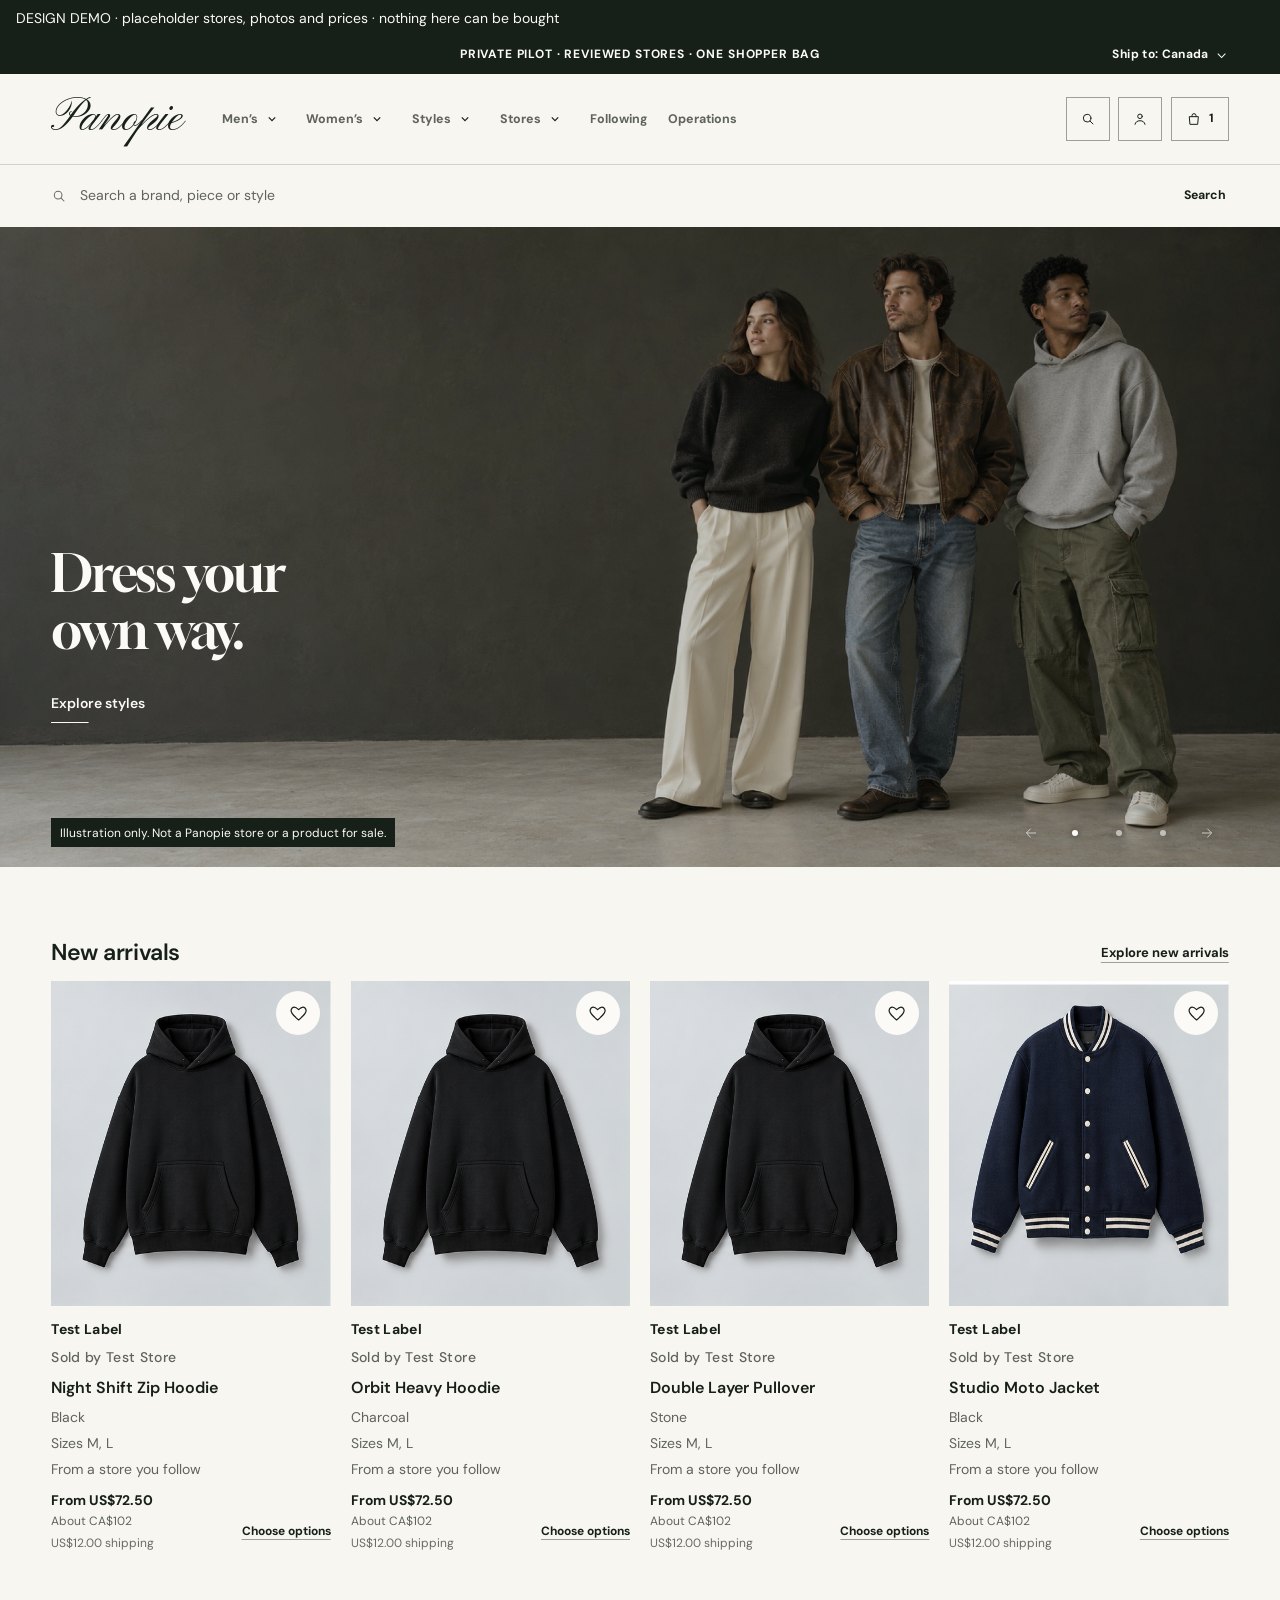
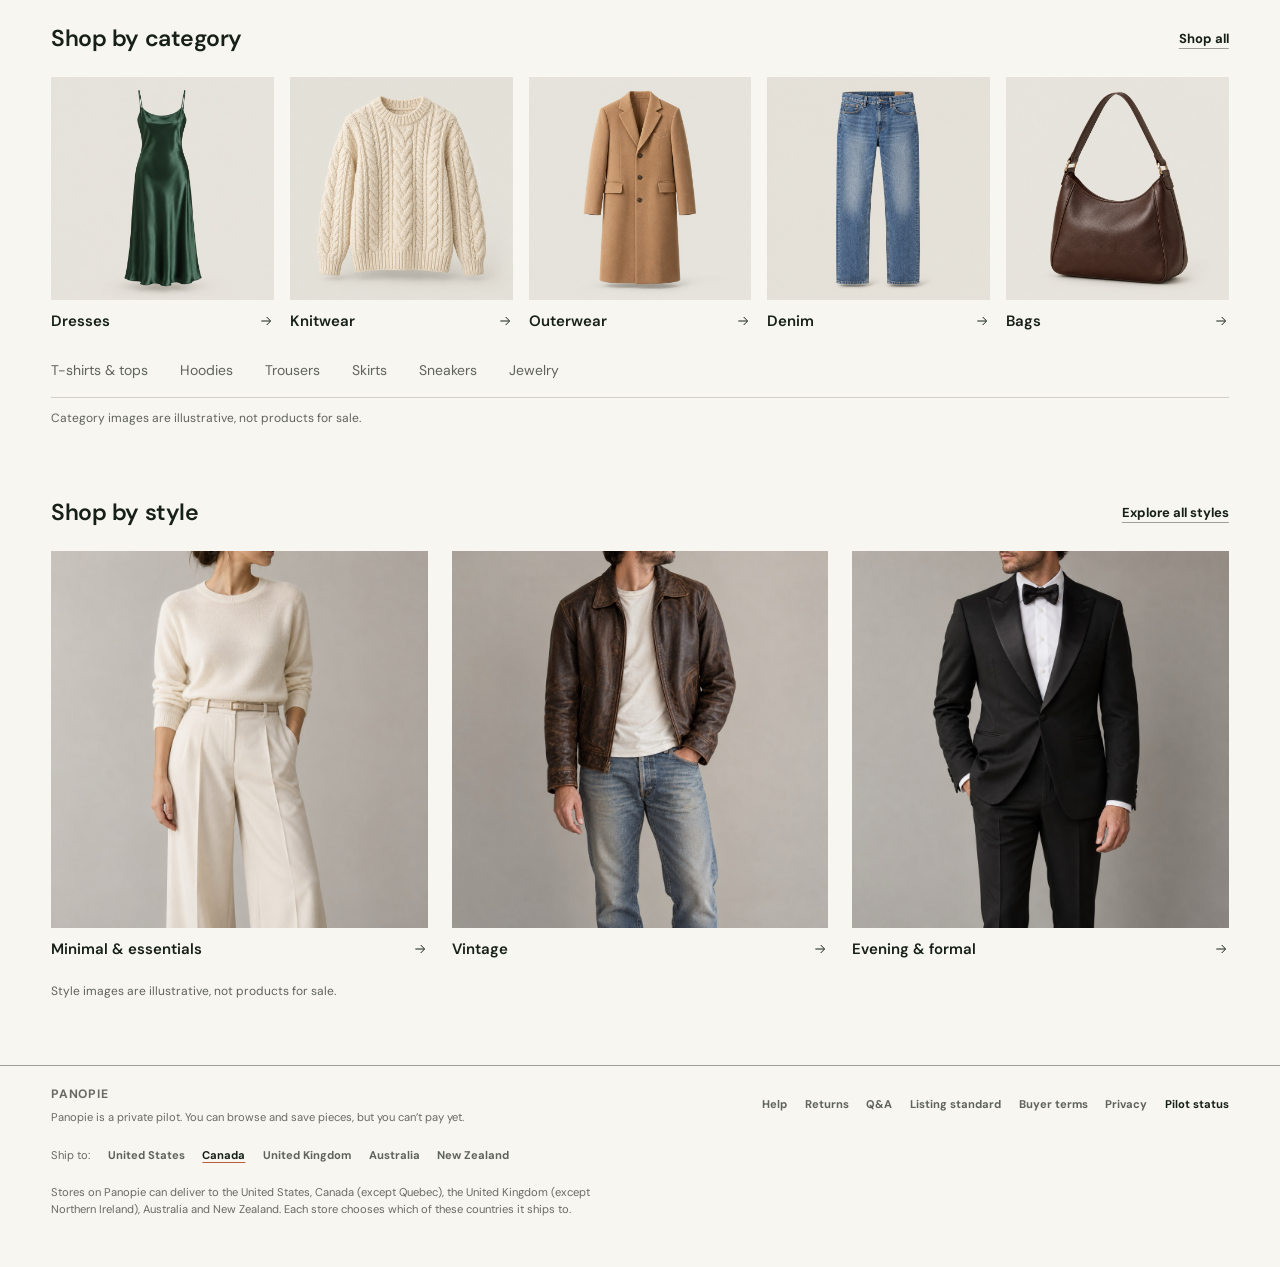
<file: brands.html>
<!doctype html>
<html lang="en">
  <head>
    <meta charset="UTF-8" />
    <meta name="viewport" content="width=device-width, initial-scale=1.0" />
    <meta name="robots" content="noindex" />
    <title>Opening marketplace — Panopie</title>
    <link rel="icon" href="favicon.svg?v=pan-20261020" type="image/svg+xml">
</head>
  <body>
    <p>Opening the marketplace…</p>
    <script>location.replace('index.html?view=shop');</script>
  </body>
</html>
</file>
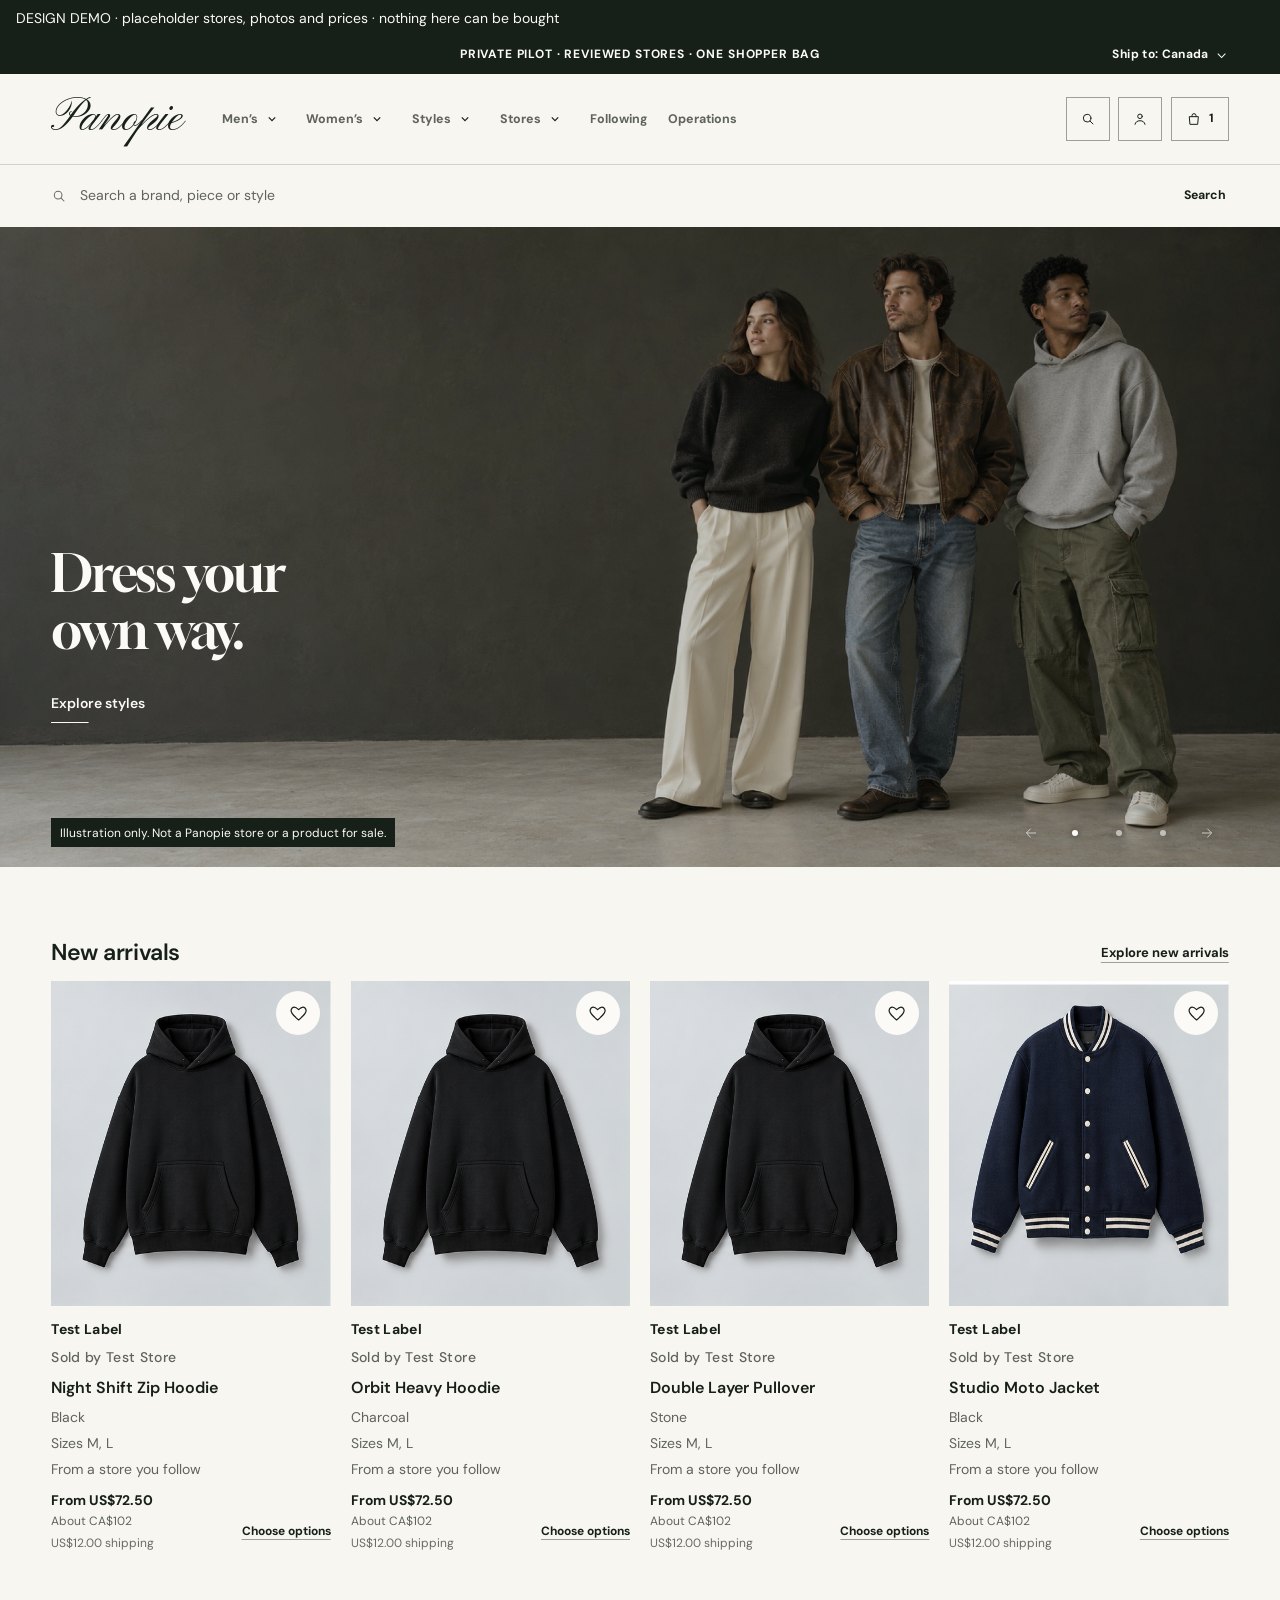
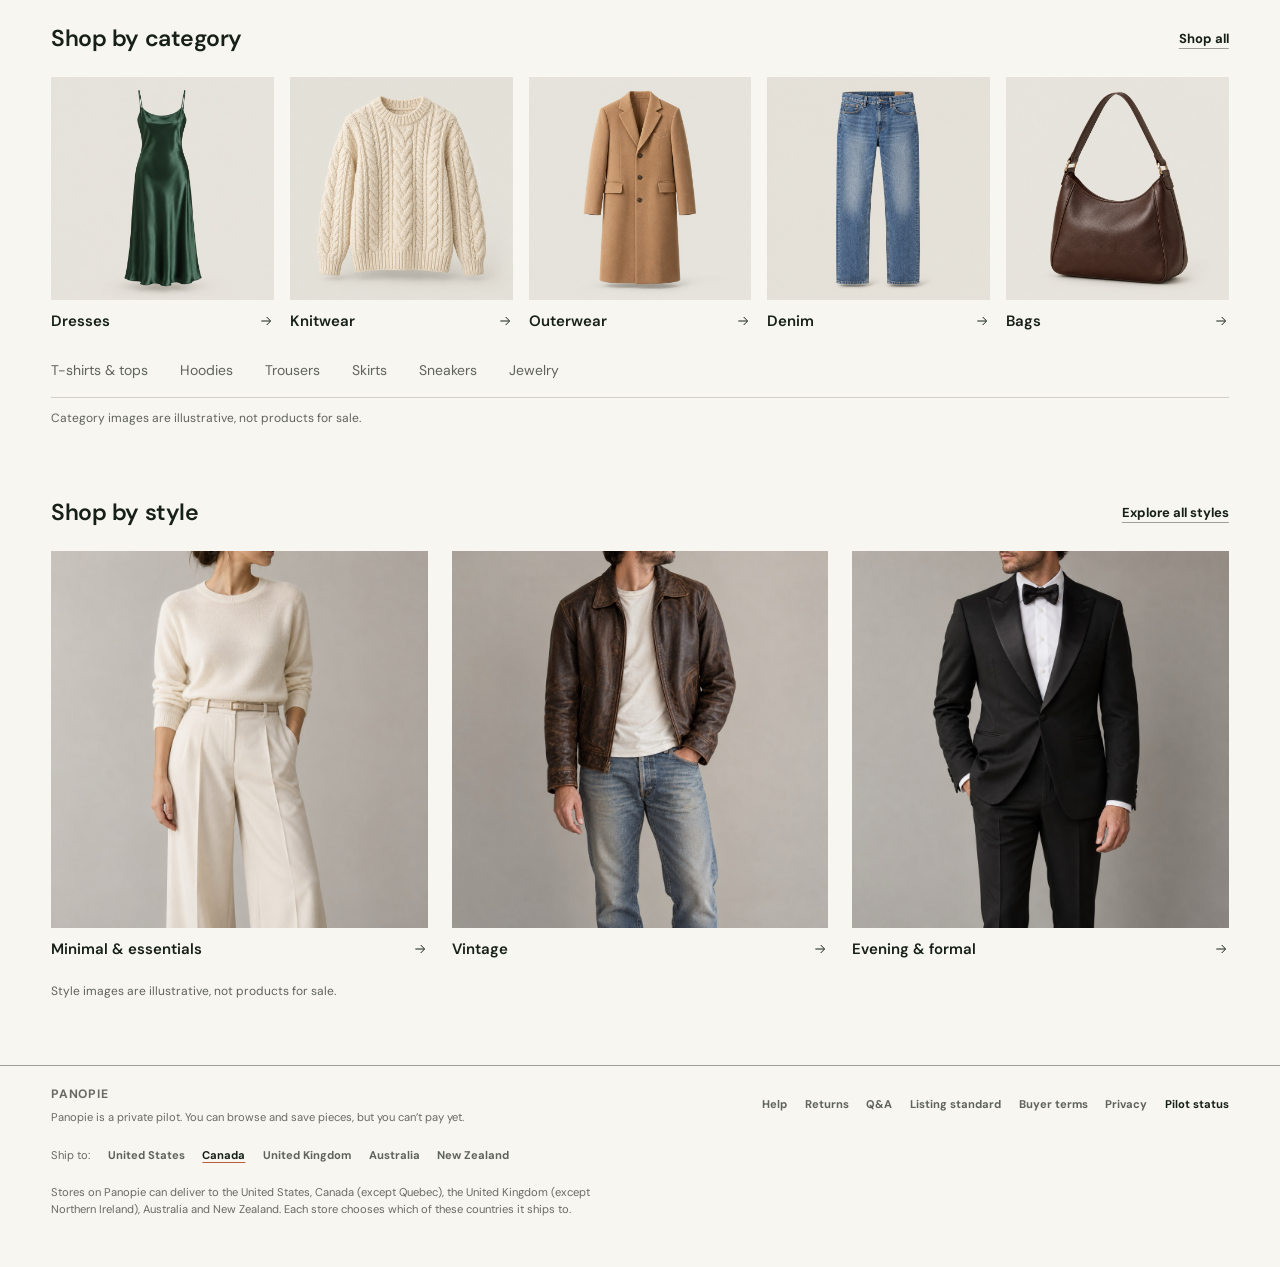
<file: browse.html>
<!doctype html>
<html lang="en">
  <head>
    <meta charset="UTF-8" />
    <meta name="viewport" content="width=device-width, initial-scale=1.0" />
    <meta name="robots" content="noindex" />
    <title>Opening marketplace — Panopie</title>
    <link rel="icon" href="favicon.svg?v=pan-20261020" type="image/svg+xml">
</head>
  <body>
    <p>Opening the marketplace…</p>
    <script>
      (() => {
        const old = new URLSearchParams(location.search);
        const categories = { all: 'all', hoodies: 'hoodies', tops: 'hoodies', jackets: 'jackets', outerwear: 'jackets', jeans: 'jeans', denim: 'jeans', 'cargo-pants': 'cargo-pants', cargo: 'cargo-pants', pants: 'cargo-pants', suits: 'suits', sneakers: 'athletic-shoes', shoes: 'athletic-shoes', 'athletic-shoes': 'athletic-shoes', 'leather-shoes': 'leather-shoes' };
        const next = new URLSearchParams({ view: 'shop' });
        const edit = (old.get('edit') || old.get('category') || '').toLowerCase();
        if (categories[edit] && categories[edit] !== 'all') next.set('category', categories[edit]);
        if (edit && !categories[edit]) next.set('legacy', edit);
        if (old.get('q')) next.set('q', old.get('q'));
        const requestedPrice = Number(String(old.get('price') || '').replace(/[^0-9.]/g, ''));
        if (Number.isFinite(requestedPrice) && requestedPrice > 0) next.set('maxPrice', String(requestedPrice));
        location.replace(`index.html?${next.toString()}`);
      })();
    </script>
  </body>
</html>
</file>
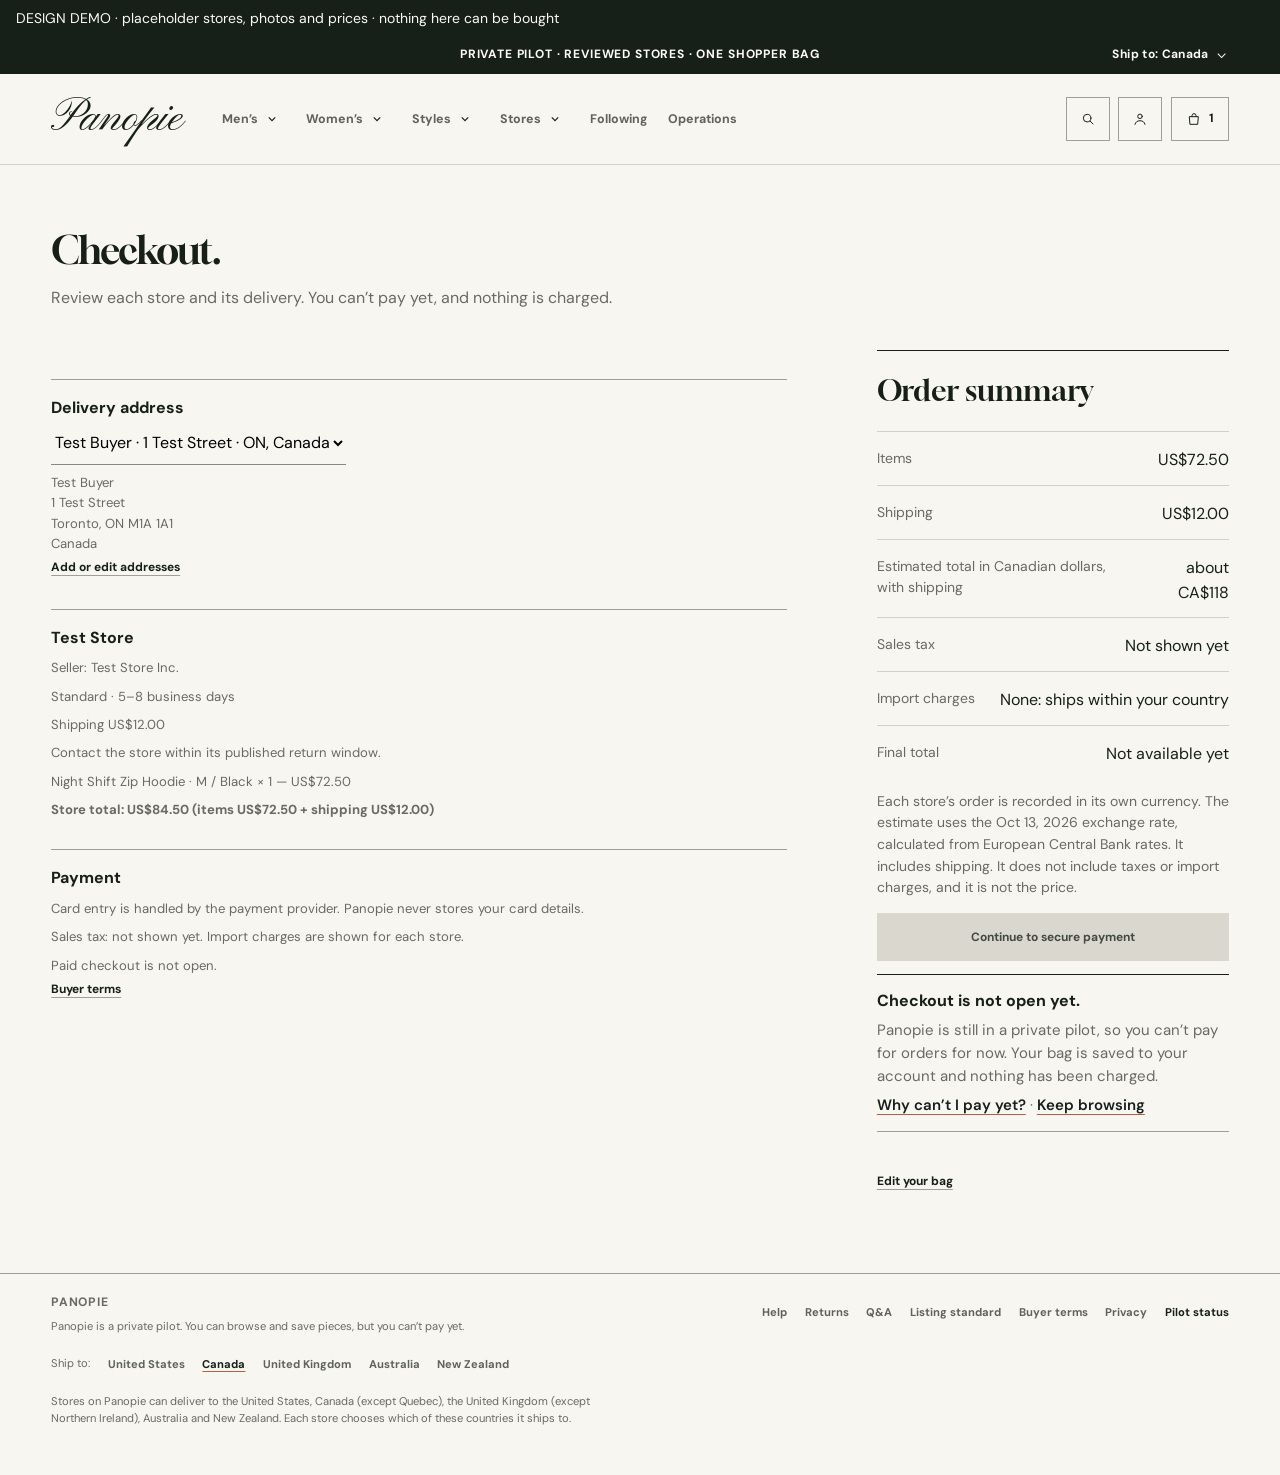
<file: checkout.html>
<!doctype html>
<html lang="en">
  <head>
    <meta charset="UTF-8" />
    <meta name="viewport" content="width=device-width, initial-scale=1.0" />
    <meta name="robots" content="noindex" />
    <title>Opening your bag — Panopie</title>
    <link rel="icon" href="favicon.svg?v=pan-20261020" type="image/svg+xml">
</head>
  <body>
    <p>Opening your bag…</p>
    <script>location.replace('index.html?view=checkout');</script>
  </body>
</html>
</file>
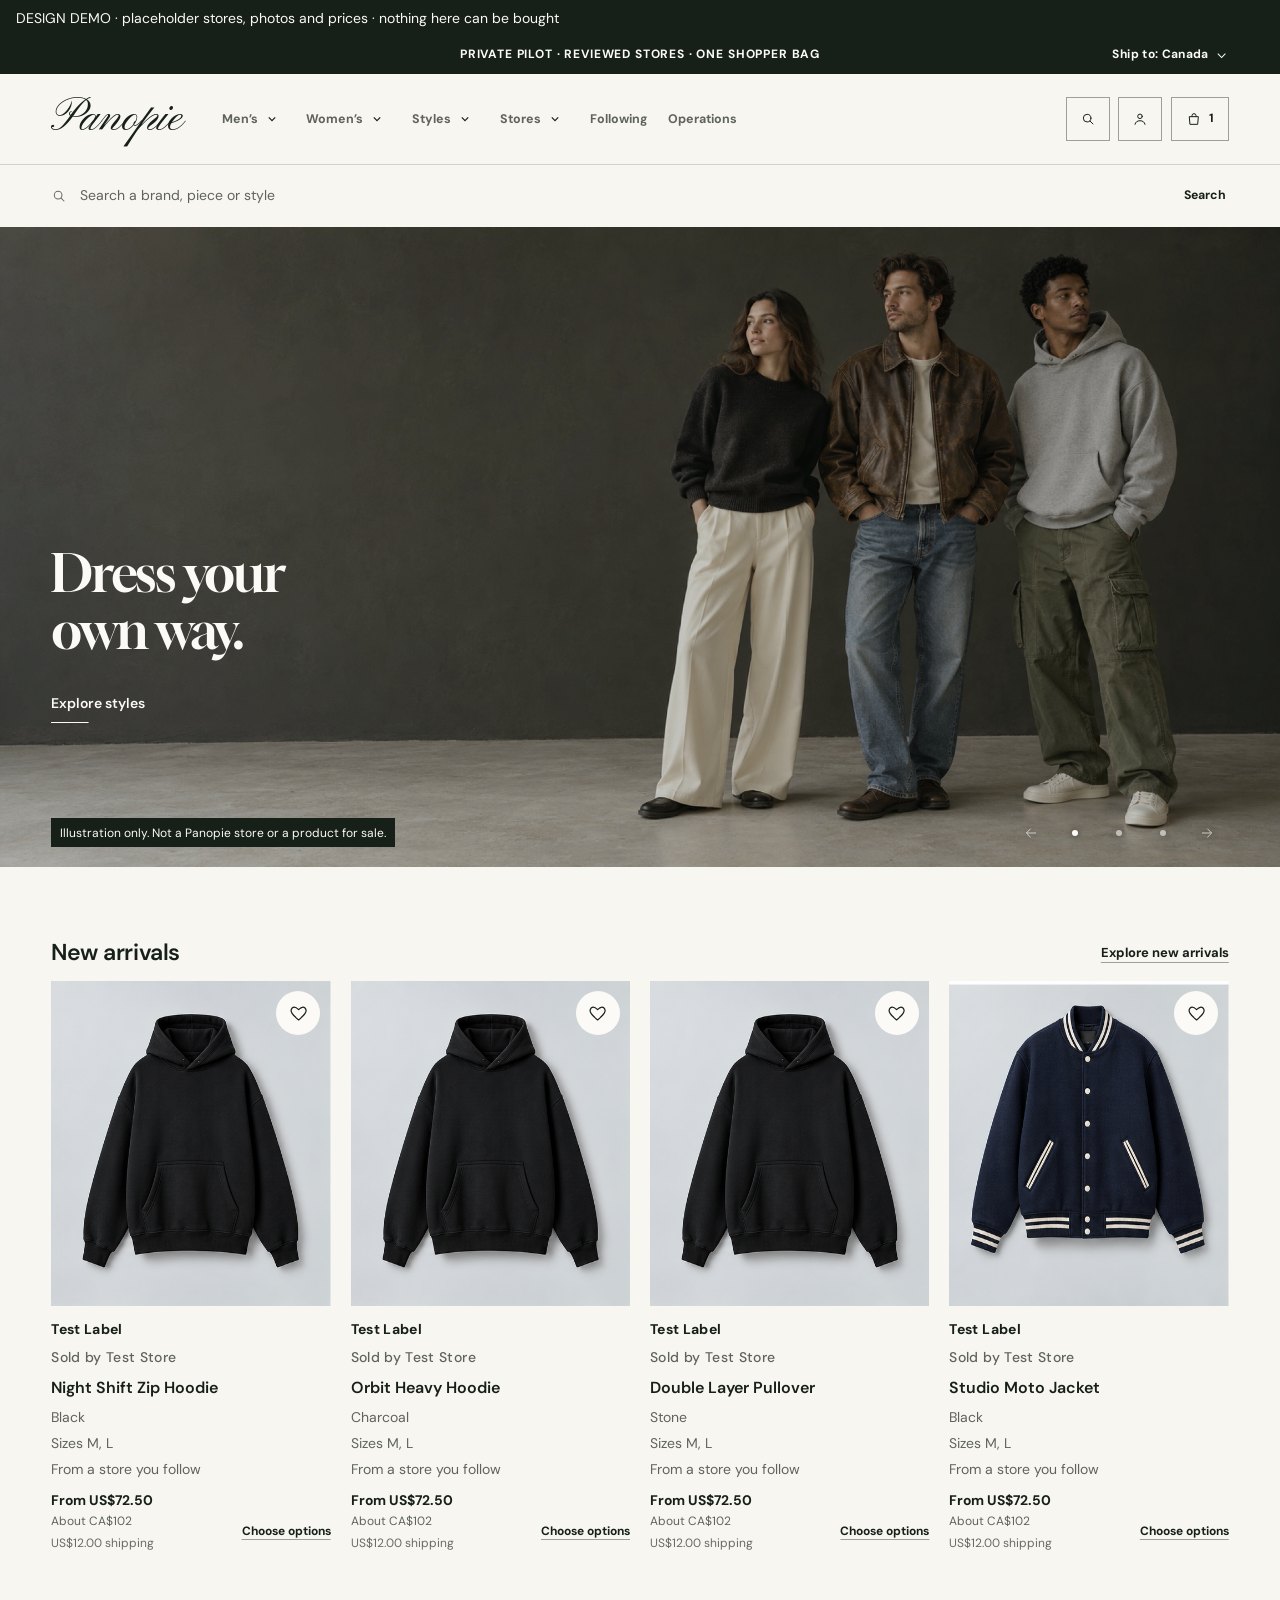
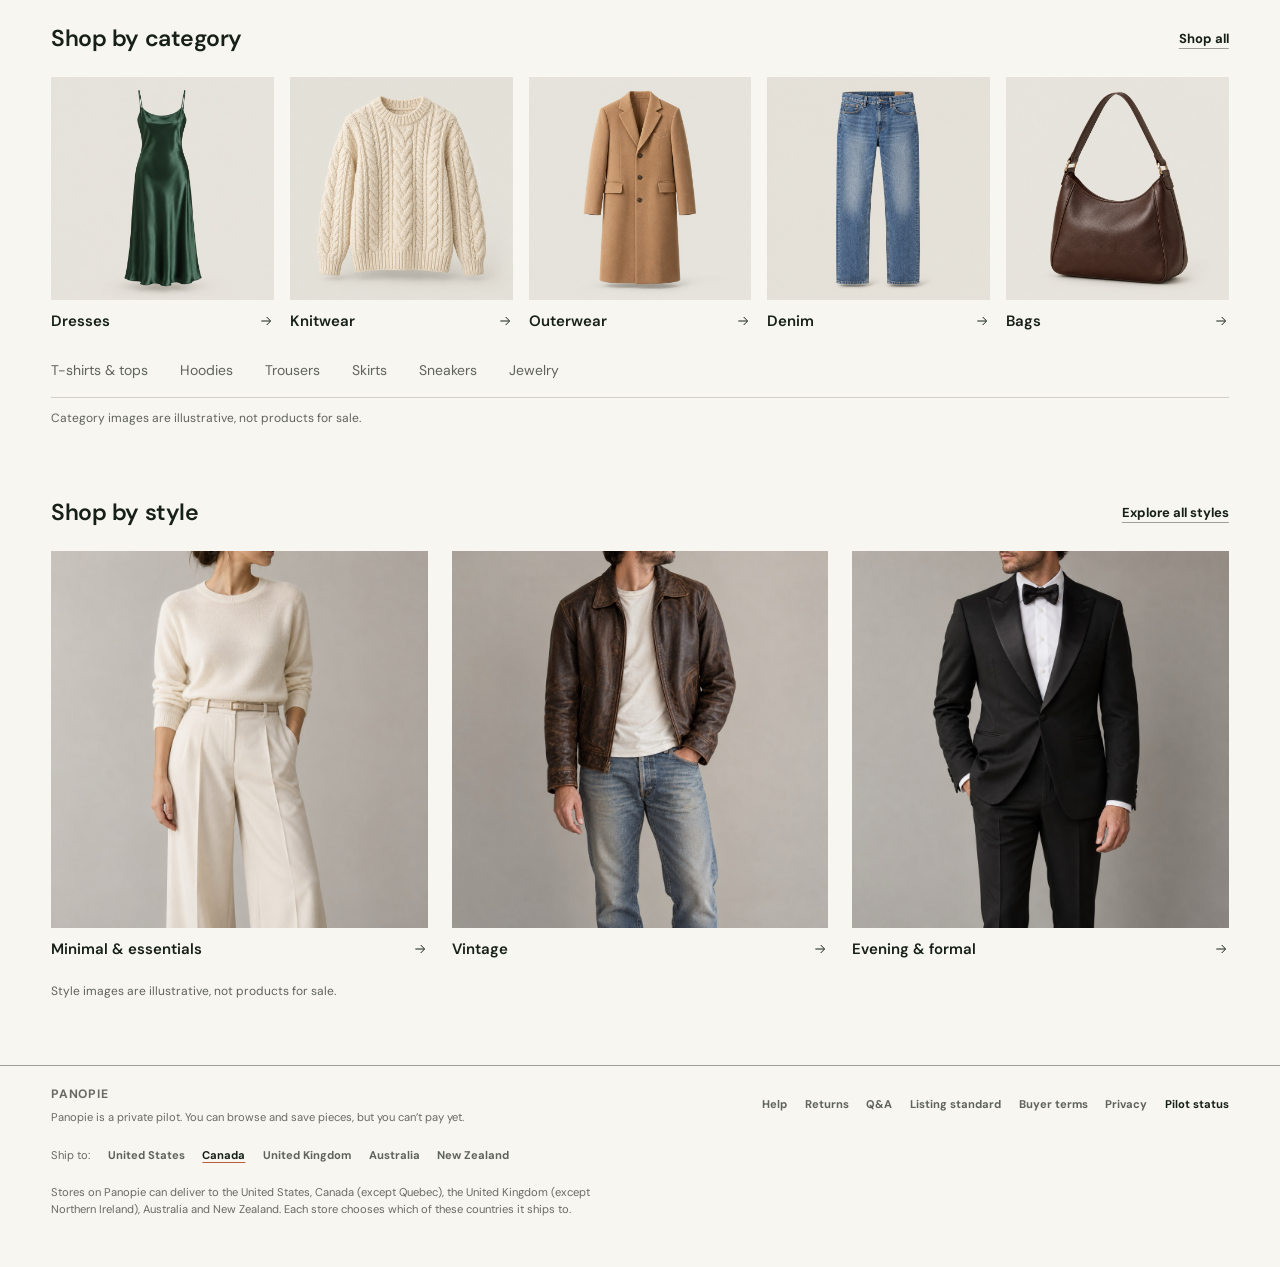
<file: product.html>
<!doctype html>
<html lang="en">
  <head>
    <meta charset="UTF-8" />
    <meta name="viewport" content="width=device-width, initial-scale=1.0" />
    <meta name="robots" content="noindex" />
    <title>Opening product — Panopie</title>
    <link rel="icon" href="favicon.svg?v=pan-20261020" type="image/svg+xml">
</head>
  <body>
    <p>Opening product…</p>
    <script>
      (() => {
        const old = new URLSearchParams(location.search);
        const next = new URLSearchParams({ view: old.get('id') ? 'product' : 'shop' });
        if (old.get('id')) next.set('id', old.get('id'));
        location.replace(`index.html?${next.toString()}`);
      })();
    </script>
  </body>
</html>
</file>
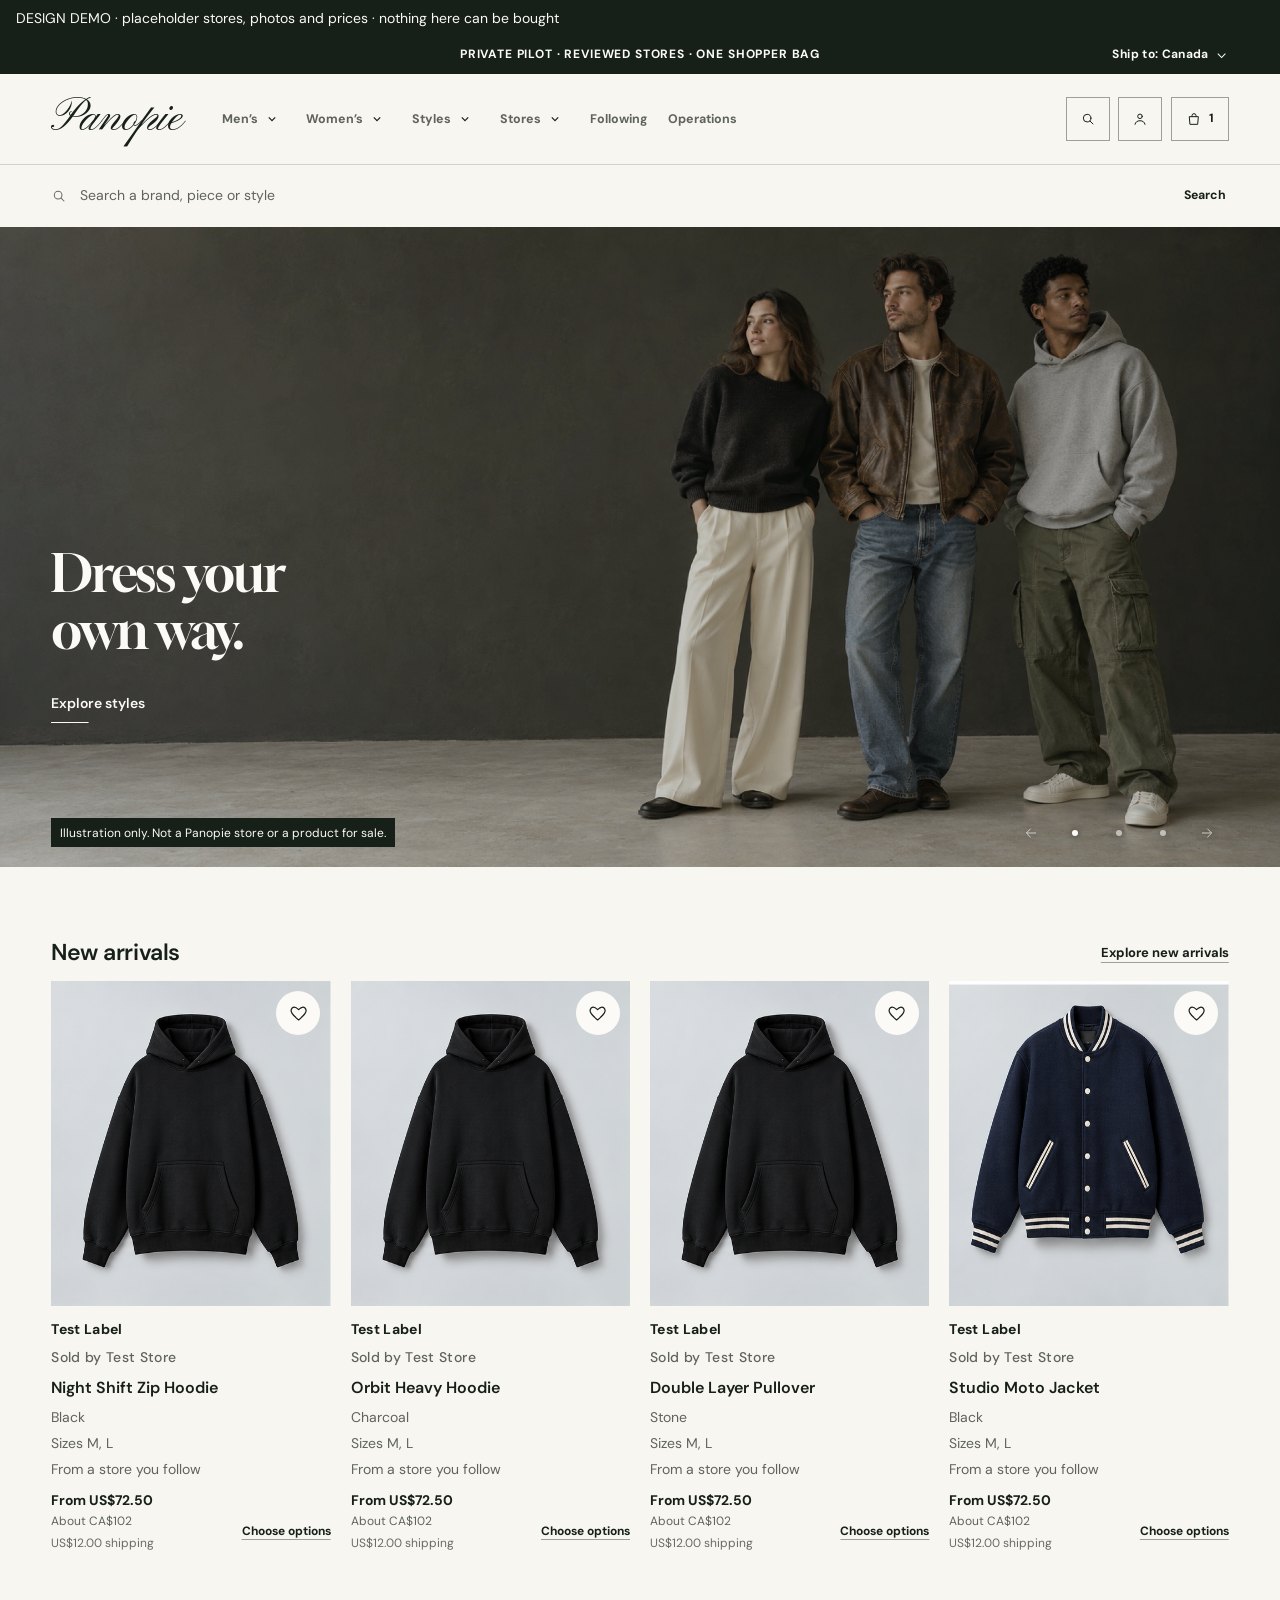
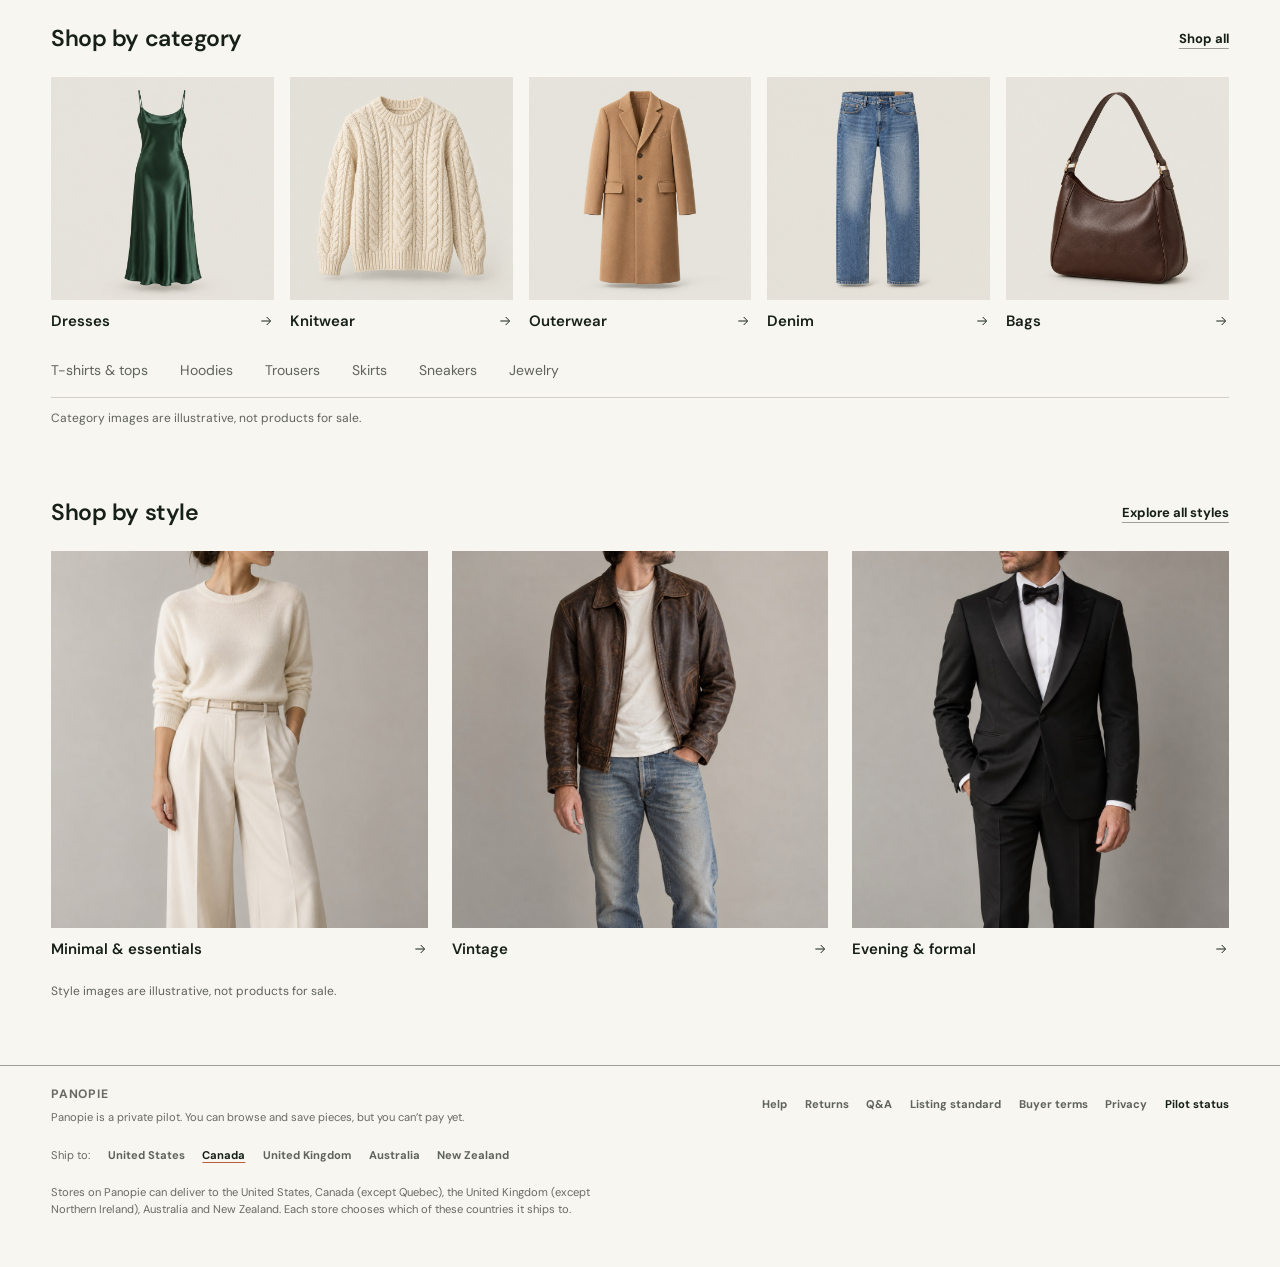
<file: search.html>
<!doctype html>
<html lang="en">
  <head>
    <meta charset="UTF-8" />
    <meta name="viewport" content="width=device-width, initial-scale=1.0" />
    <meta name="robots" content="noindex" />
    <title>Opening search — Panopie</title>
    <link rel="icon" href="favicon.svg?v=pan-20261020" type="image/svg+xml">
</head>
  <body>
    <p>Opening search…</p>
    <script>
      (() => {
        const old = new URLSearchParams(location.search);
        const next = new URLSearchParams({ view: 'shop' });
        if (old.get('q')) next.set('q', old.get('q'));
        location.replace(`index.html?${next.toString()}`);
      })();
    </script>
  </body>
</html>
</file>
<file: style.css>
:root {
  --display: "Gloock", Georgia, serif;
  /* The Panopie wordmark is set in a formal script (request 176); headings keep Gloock. */
  --logo: "Pinyon Script", "Snell Roundhand", "Apple Chancery", Georgia, serif;
  --accent-deep: #96472e;
  color-scheme: light;
  --mono: "DM Mono", "SFMono-Regular", Consolas, monospace;
  --ink: #172018;
  --paper: #f0eee8;
  --surface: #fbfaf6;
  --muted: #696b63;
  --line: #d3d0c7;
  --line-dark: #9ca096;
  --accent: #b85f42;
  --stage-ink: #172018;
  --ease: cubic-bezier(.2, .75, .25, 1);
}

* { box-sizing: border-box; }
html { scroll-behavior: smooth; }
body { margin: 0; background: var(--paper); color: var(--ink); font: 16px/1.45 "DM Sans", Arial, sans-serif; font-variant-numeric: tabular-nums; }
button, input, select { font: inherit; }
button, a { cursor: pointer; }
::selection { background: var(--ink); color: var(--surface); }
::-webkit-scrollbar { width: .65rem; }
::-webkit-scrollbar-track { background: var(--paper); }
::-webkit-scrollbar-thumb { border: .18rem solid var(--paper); border-radius: 1rem; background: #9e9e96; }

.shipping-strip { display: grid; min-height: 2.35rem; place-items: center; background: var(--stage-ink); color: var(--surface); font-size: .75rem; font-weight: 700; letter-spacing: .07em; }
.shell { width: min(100%, 1600px); margin: 0 auto; padding: 0 clamp(1.25rem, 4vw, 4.75rem) 3.5rem; }
.site-header { display: grid; grid-template-columns: auto minmax(20rem, 1fr) auto; align-items: center; column-gap: clamp(1.4rem, 3.5vw, 4rem); min-height: 7.25rem; }
.brand { color: var(--ink); font: 400 clamp(2.9rem, 4vw, 4.2rem)/1 var(--logo); letter-spacing: 0; text-decoration: none; }
.site-search { display: flex; align-items: center; min-height: 2.9rem; border-bottom: 1px solid var(--line-dark); transition: border-color .2s var(--ease); }
.site-search:focus-within { border-color: var(--ink); }
.site-search input { width: 100%; min-width: 0; border: 0; outline: 0; background: transparent; color: var(--ink); caret-color: var(--accent); font-size: .9rem; }
.site-search input::placeholder { color: #74746f; opacity: 1; }
.site-search button { border: 0; background: transparent; padding: .6rem 0 .6rem 1rem; color: var(--ink); font-size: .74rem; font-weight: 700; transition: color .18s var(--ease); }
.site-search button:hover { color: var(--accent); }
.header-actions { display: flex; align-items: center; gap: .5rem; }
.account-button, .bag-button { border: 1px solid var(--line-dark); background: transparent; color: var(--ink); transition: border-color .2s var(--ease), background .2s var(--ease), color .2s var(--ease); }
.account-button { display: grid; width: 2.55rem; height: 2.55rem; place-items: center; border-radius: 50%; }
.account-button svg { width: 1rem; fill: none; stroke: currentColor; stroke-linecap: round; stroke-linejoin: round; stroke-width: 1.55; }
.bag-button { min-width: 5rem; padding: .58rem .8rem; font-size: .85rem; font-weight: 700; }
.account-button:hover, .bag-button:hover { border-color: var(--ink); background: var(--ink); color: var(--surface); }
.category-nav { display: flex; gap: clamp(1.2rem, 2.7vw, 3rem); overflow-x: auto; border-top: 1px solid var(--line); border-bottom: 1px solid var(--line); padding: .92rem 0; white-space: nowrap; scrollbar-width: none; }
.category-nav::-webkit-scrollbar { display: none; }
.category-nav > a, .mega-trigger { position: relative; padding-bottom: .15rem; color: #5e5e59; font-size: .78rem; font-weight: 600; text-decoration: none; }
.category-nav > a::after, .mega-trigger::after, .catalog-routes a::after, .filter::after { content: ""; position: absolute; right: 0; bottom: 0; left: 0; height: 1px; background: currentColor; transform: scaleX(0); transform-origin: right; transition: transform .2s var(--ease); }
.category-nav > a:hover, .category-nav > a.active, .mega-trigger:hover, .mega-trigger.active, .mega-item:focus-within > .mega-trigger { color: var(--ink); }
.category-nav > a:hover::after, .category-nav > a.active::after, .mega-trigger:hover::after, .mega-trigger.active::after, .mega-item:focus-within > .mega-trigger::after, .catalog-routes a:hover::after, .filter:hover::after, .filter.active::after { transform: scaleX(1); transform-origin: left; }

/* Marketplace navigation expands by category, while the primary link still shops that category. */
.mega-nav { position: relative; }
.mega-item { display: block; }
.mega-panel { position: absolute; z-index: 20; top: 100%; right: 0; left: 0; display: grid; grid-template-columns: minmax(12rem, 1.05fr) minmax(0, 2.25fr); gap: clamp(1.6rem, 4vw, 5.5rem); border: 1px solid var(--line); border-top: 0; background: var(--surface); box-shadow: 0 1.15rem 2.8rem rgba(20, 26, 20, .16); opacity: 0; padding: clamp(1.5rem, 2.75vw, 2.8rem); pointer-events: none; transform: translateY(-.45rem); transition: opacity .18s var(--ease), transform .22s var(--ease), visibility .22s step-end; visibility: hidden; white-space: normal; }
.mega-panel::before { position: absolute; top: -1rem; right: 0; left: 0; height: 1rem; content: ""; }
.mega-item.is-open > .mega-panel, .mega-item:hover > .mega-panel, .mega-item:focus-within > .mega-panel, .mega-panel:hover, .mega-panel:focus-within { opacity: 1; pointer-events: auto; transform: translateY(0); transition: opacity .18s var(--ease), transform .22s var(--ease), visibility 0s; visibility: visible; }
.mega-intro { display: grid; align-content: start; gap: .75rem; padding-right: clamp(1rem, 2.5vw, 3rem); border-right: 1px solid var(--line); }
.mega-intro p, .mega-columns section > p { margin: 0; color: var(--accent); font-family: var(--mono); font-size: .66rem; font-weight: 500; letter-spacing: .11em; text-transform: uppercase; }
.mega-intro strong { color: var(--ink); font: 400 clamp(1.65rem, 2.35vw, 2.45rem)/.98 var(--display); letter-spacing: -.035em; }
.mega-intro span { max-width: 17rem; color: var(--muted); font-size: .82rem; line-height: 1.55; }
.mega-intro a { display: inline-flex; width: max-content; gap: .4rem; margin-top: .35rem; color: var(--ink); font-size: .76rem; font-weight: 700; text-decoration: none; }
.mega-intro a i { font-style: normal; transition: transform .2s var(--ease); }.mega-intro a:hover i { transform: translate(2px, -2px); }
.mega-columns { display: grid; grid-template-columns: repeat(3, minmax(0, 1fr)); gap: clamp(1rem, 2.4vw, 3.3rem); }
.mega-columns section { display: grid; align-content: start; gap: .58rem; border-top: 1px solid var(--line-dark); padding-top: .82rem; }
.mega-columns section > p { color: var(--ink); font-family: "DM Sans", Arial, sans-serif; font-size: .78rem; font-weight: 700; letter-spacing: .015em; text-transform: none; }
.mega-columns a { position: relative; width: max-content; max-width: 100%; padding-left: .72rem; color: var(--muted); font-size: .8rem; line-height: 1.35; text-decoration: none; transition: color .18s var(--ease), transform .18s var(--ease); }
.mega-columns a::before { position: absolute; top: .62em; left: 0; width: .34rem; border-top: 1px solid currentColor; content: ""; opacity: .62; transition: width .18s var(--ease), opacity .18s var(--ease); }
.mega-columns a:hover { color: var(--accent); transform: translateX(3px); }.mega-columns a:hover::before { width: .5rem; opacity: 1; }

/* Homepage: a search-led stage, not a campaign hero. */
.home-stage { position: relative; min-height: clamp(28rem, 54vh, 40rem); overflow: hidden; background: var(--stage-ink); color: var(--surface); }
.home-stage-media, .home-stage-shade { position: absolute; inset: 0; }
.home-stage-media { background: url("streetwear.png") 61% 41% / cover no-repeat; filter: saturate(.78) contrast(1.04) brightness(.82); transform: scale(1.01); }
.home-stage-shade { background: linear-gradient(90deg, rgba(15, 20, 15, .87) 0%, rgba(15, 20, 15, .66) 35%, rgba(15, 20, 15, .18) 68%, rgba(15, 20, 15, .12) 100%); }
.stage-shell { position: relative; z-index: 1; display: flex; flex-direction: column; width: min(100%, 1600px); min-height: inherit; margin: 0 auto; padding: 0 clamp(1.25rem, 4vw, 4.75rem) clamp(1.4rem, 3vw, 2.3rem); }
.stage-header { display: flex; align-items: center; justify-content: space-between; min-height: 6.4rem; border-bottom: 1px solid rgba(251, 250, 246, .44); }
.stage-header .brand { color: var(--surface); font-size: clamp(2.7rem, 4vw, 4.4rem); letter-spacing: 0; }
.stage-header .header-actions { gap: .6rem; }
.stage-header .account-button, .stage-header .bag-button { border-color: rgba(251, 250, 246, .62); color: var(--surface); }
.stage-header .account-button { background: rgba(23, 32, 24, .14); }
.stage-header .bag-button { background: rgba(23, 32, 24, .14); }
.stage-header .account-button:hover, .stage-header .bag-button:hover { border-color: var(--surface); background: var(--surface); color: var(--stage-ink); }
.home-hero { display: grid; align-content: center; flex: 1; max-width: 38rem; padding: clamp(2.3rem, 5.5vh, 4.25rem) 0 clamp(2rem, 4.5vh, 3.5rem); }
.home-hero h1 { max-width: 9ch; margin: 0; color: var(--surface); font: 400 clamp(3.4rem, 6.2vw, 6rem)/1.08 var(--display); letter-spacing: -.04em; }
.home-hero h1 span { display: block; margin-top: .075em; color: #e8cfc4; }
.home-hero p { max-width: 27rem; margin: 1.45rem 0 1.7rem; color: rgba(251, 250, 246, .86); font-size: clamp(.94rem, 1.25vw, 1.08rem); line-height: 1.5; }
.hero-search { display: flex; align-items: center; width: min(100%, 37rem); border-bottom: 1px solid rgba(251, 250, 246, .78); transition: border-color .22s var(--ease), width .3s var(--ease); }
.hero-search:focus-within { width: min(100%, 41rem); border-color: var(--surface); }
.hero-search input { width: 100%; min-width: 0; border: 0; outline: 0; background: transparent; color: var(--surface); caret-color: #e8cfc4; font-size: 1rem; line-height: 2.8; }
.hero-search input::placeholder { color: rgba(251, 250, 246, .74); opacity: 1; }
.hero-search button { flex: 0 0 auto; border: 0; background: transparent; padding: .75rem 0 .75rem 1rem; color: var(--surface); font-size: .73rem; font-weight: 700; letter-spacing: .04em; transition: color .2s var(--ease), transform .2s var(--ease); }
.hero-search button:hover { color: #e8cfc4; transform: translateX(3px); }
.search-prompts { display: flex; flex-wrap: wrap; gap: .6rem 1rem; margin-top: .95rem; color: rgba(251, 250, 246, .72); font-size: .73rem; }
.search-prompts span { color: rgba(251, 250, 246, .58); }
.search-prompts a { position: relative; color: inherit; font-weight: 700; text-decoration: none; }
.search-prompts a::after { content: ""; position: absolute; right: 0; bottom: -.22rem; left: 0; height: 1px; background: #e8cfc4; transform: scaleX(0); transform-origin: right; transition: transform .2s var(--ease); }
.search-prompts a:hover { color: var(--surface); }.search-prompts a:hover::after { transform: scaleX(1); transform-origin: left; }
.stage-explore { display: inline-flex; align-items: center; align-self: flex-end; gap: .7rem; color: var(--surface); font-size: .75rem; font-weight: 700; text-decoration: none; }
.stage-explore svg { width: 1.15rem; fill: none; stroke: currentColor; stroke-linecap: round; stroke-linejoin: round; stroke-width: 1.45; transition: transform .2s var(--ease); }
.stage-explore:hover { color: #e8cfc4; }.stage-explore:hover svg { transform: translateY(3px); }

.home-page .shell { padding-bottom: 4.25rem; }
.home-page .category-nav { margin-top: 1.25rem; }
.home-page main { padding-top: clamp(2.7rem, 5vw, 5.4rem); }
.home-page .catalog-topline { align-items: end; padding-bottom: 1.45rem; }
.home-page .catalog-topline h1 { font-size: clamp(2.75rem, 4.65vw, 5.25rem); }
.home-page .catalog-note { max-width: 32rem; margin-top: .6rem; font-size: .88rem; }
.home-page .catalog-routes { gap: .7rem 1.35rem; max-width: 25rem; }
.home-page .filter-bar { border-top-color: var(--ink); padding: 1rem 0; }
.home-page .product-grid { gap: clamp(2.35rem, 4vw, 3.7rem) clamp(.9rem, 1.7vw, 1.55rem); padding-top: 1.8rem; }
.home-page .product-image { aspect-ratio: .83; }

@media (min-width: 761px) {
  .category-nav.mega-nav { justify-content: space-between; gap: 1rem; overflow: visible; }
  .home-page .category-nav { justify-content: space-between; gap: 1rem; }
}

main { padding-top: clamp(2.25rem, 4vw, 4.6rem); }
.catalog { padding: 0; }
.catalog-topline { display: grid; grid-template-columns: minmax(0, 1fr) auto; align-items: end; gap: 2rem; padding-bottom: clamp(1.6rem, 3vw, 2.8rem); }
.catalog-kicker { margin: 0 0 .65rem; color: var(--muted); font-size: .75rem; font-weight: 700; letter-spacing: .06em; text-transform: uppercase; }
.catalog-topline h1, .section-heading h2, .creator-looks h2 { margin: 0; font: 500 clamp(2.7rem, 5vw, 5rem)/.94 var(--display); letter-spacing: -.03em; }
.catalog-count { margin-left: .42rem; color: var(--muted); font: 500 .76rem "DM Sans", Arial, sans-serif; letter-spacing: 0; white-space: nowrap; vertical-align: .38em; }
.catalog-note { max-width: 30rem; margin: .75rem 0 0; color: var(--muted); font-size: .9rem; }
.catalog-routes { display: flex; flex-wrap: wrap; justify-content: flex-end; gap: .75rem 1.3rem; max-width: 23rem; padding-bottom: .18rem; }
.catalog-routes a { position: relative; padding-bottom: .18rem; color: var(--ink); font-size: .75rem; font-weight: 700; text-decoration: none; }
.filter-bar { display: flex; justify-content: space-between; align-items: center; gap: 1.5rem; border-top: 1px solid var(--ink); border-bottom: 1px solid var(--line); padding: .9rem 0; }
.filter-buttons { display: flex; flex-wrap: wrap; gap: 1.4rem; }
.filter { position: relative; border: 0; background: transparent; padding: .28rem 0; color: #696964; font-size: .77rem; }
.filter:hover, .filter.active { color: var(--ink); font-weight: 700; }
.price-control, .sort-control { display: flex; align-items: center; gap: .65rem; color: var(--muted); font-size: .75rem; white-space: nowrap; }
.price-control select, .sort-control select { border: 0; border-bottom: 1px solid var(--line-dark); border-radius: 0; background: transparent; padding: .28rem 1.5rem .28rem 0; color: var(--ink); outline-offset: 4px; }

.product-grid { display: grid; grid-template-columns: repeat(4, minmax(0, 1fr)); gap: 2.7rem 1.2rem; padding-top: 1.4rem; }
.product-card { position: relative; min-width: 0; }
.product-card.hidden { display: none; }
.product-image, .product-visual { position: relative; display: block; overflow: hidden; aspect-ratio: .88; background-color: #e4e5e2; background-image: url("catalog-grid.png"); background-repeat: no-repeat; background-size: 304.762% 202.372%; transition: filter .35s var(--ease); }
.product-image::after, .product-visual::after { content: ""; position: absolute; inset: 0; background: rgba(21, 21, 21, .06); opacity: 0; pointer-events: none; transition: opacity .25s var(--ease); }
.product-card:hover .product-image { filter: contrast(1.04) brightness(.96); }
.product-card:hover .product-image::after { opacity: 1; }
.p1 { background-position: 0 0; }.p2 { background-position: 50% 0; }.p3 { background-position: 100% 0; }.p4 { background-position: 0 100%; }.p5 { background-position: 50% 100%; }.p6 { background-position: 100% 100%; }
.product-badge { position: absolute; z-index: 2; top: .75rem; left: .75rem; background: rgba(251, 250, 246, .94); box-shadow: 0 1px 0 rgba(23, 32, 24, .10); padding: .4rem .6rem; color: var(--ink); font-size: .72rem; font-weight: 700; letter-spacing: .07em; }
.save { position: absolute; z-index: 4; top: .7rem; right: .7rem; display: grid; width: 2.25rem; height: 2.25rem; place-items: center; border: 0; border-radius: 50%; background: rgba(255, 255, 255, .94); color: var(--ink); font-size: 1.32rem; line-height: 1; transition: background .2s var(--ease), color .2s var(--ease), transform .2s var(--ease); }
.product-card > .save { top: .7rem; }
.product-card .save:hover { background: var(--ink); color: var(--surface); transform: scale(1.06); }
.save.saved, .product-card .save.saved:hover { background: #a9544b; color: #fffaf7; transform: scale(1.04); }
.product-info { padding-top: .9rem; }
.product-info a { color: var(--ink); text-decoration: none; }
.product-brand { display: inline-block; color: #4c4c47 !important; font-size: .75rem; font-weight: 700; letter-spacing: .065em; line-height: 1.2; text-decoration: underline !important; text-decoration-color: var(--line-dark) !important; text-decoration-thickness: 1px; text-underline-offset: .28rem; text-transform: uppercase; transition: color .18s var(--ease), text-decoration-color .18s var(--ease); }
.product-brand:hover { color: var(--accent) !important; text-decoration-color: var(--accent) !important; }
.product-info h2 { margin: .38rem 0 0; font-size: .92rem; font-weight: 700; letter-spacing: -.01em; line-height: 1.25; }
.product-info .product-variant { margin: .28rem 0 0; color: var(--muted); font-size: .75rem; }
.product-meta { display: flex; gap: .52rem; margin-top: .68rem; color: #555550; font-size: .75rem; }
.product-bottom { display: flex; justify-content: space-between; align-items: center; gap: .7rem; margin-top: .65rem; }
.product-bottom b, .product-price { font-size: .86rem; font-weight: 700; }
.bag-add { border: 0; border-bottom: 1px solid var(--line-dark); background: transparent; padding: 0 0 .18rem; color: var(--ink); font-size: .75rem; font-weight: 700; transition: border-color .18s var(--ease), color .18s var(--ease); }
.bag-add:hover, .bag-add.added { border-color: var(--accent); color: var(--accent); }

.results-hero { display: grid; grid-template-columns: minmax(0, 1fr) minmax(18rem, 25rem); align-items: end; gap: 2rem; border-bottom: 1px solid var(--ink); padding: 0 0 2rem; }
.results-hero h1 { max-width: 14ch; margin: 0; font: 500 clamp(2.65rem, 4.3vw, 4.55rem)/.95 var(--display); letter-spacing: -.03em; }
.results-hero em { display: inline-block; position: relative; color: var(--ink); font-style: normal; font-weight: 400; letter-spacing: -.04em; white-space: nowrap; }
.results-hero em::after { content: ""; position: absolute; right: .03em; bottom: .06em; left: .03em; height: 1px; background: var(--accent); }
.results-hero p { max-width: 25rem; margin: 0; color: var(--muted); font-size: .86rem; line-height: 1.55; }
.brand-matches, .results-section, .creator-looks { border-bottom: 1px solid var(--line); padding: clamp(2.7rem, 5vw, 5.25rem) 0; }
.section-heading { display: flex; justify-content: space-between; align-items: end; gap: 2rem; }
.section-heading h2, .creator-looks h2 { font-size: clamp(2.15rem, 3.5vw, 3.65rem); }
.section-heading > div .eyebrow, .section-index, .creator-looks > .section-heading .eyebrow { display: none; }
.section-copy { max-width: 22rem; margin: 0; color: var(--muted); font-size: .83rem; line-height: 1.55; }
.brand-grid { display: grid; grid-template-columns: repeat(3, minmax(0, 1fr)); gap: 1.5rem; margin-top: 1.65rem; }
.brand-card { border-top: 1px solid var(--ink); padding-top: .8rem; }
.brand-card a { color: var(--ink); font-size: .96rem; font-weight: 700; text-decoration: none; }
.brand-card a:hover { color: var(--accent); }
.brand-card p { margin: .35rem 0 0; color: var(--muted); font-size: .76rem; line-height: 1.48; }
.priority-grid { grid-template-columns: repeat(2, minmax(0, 1fr)); max-width: 58rem; gap: 1.4rem; }
.priority-grid .product-image { aspect-ratio: 1.22; }
.marketplace-results { border-bottom: 0; }
.search-empty { margin: 1rem 0 0; color: var(--muted); font-size: .84rem; }
.followed-results.is-empty { padding: 1.15rem 0 1.3rem; }
.followed-results.is-empty .section-heading, .followed-results.is-empty .product-grid { display: none; }
.followed-results.is-empty .search-empty { display: flex; align-items: baseline; gap: .8rem; margin: 0; color: var(--muted); font-size: .8rem; line-height: 1.45; }
.followed-results.is-empty .search-empty::before { content: "FOLLOWED STORES"; flex: none; color: var(--ink); font: 500 .61rem/1 var(--mono); letter-spacing: .12em; }

.brands-hero { display: grid; grid-template-columns: minmax(0, 1fr) minmax(18rem, 25rem); align-items: end; gap: 2rem; border-bottom: 1px solid var(--ink); padding: 0 0 clamp(2rem, 4vw, 3rem); }
.brands-hero h1 { max-width: 10ch; margin: 0; font: 500 clamp(3.1rem, 5.4vw, 5.7rem)/.9 var(--display); letter-spacing: -.04em; }
.brands-hero p { max-width: 24rem; margin: 0; color: var(--muted); font-size: .91rem; line-height: 1.58; }

.browse-hero { display: grid; grid-template-columns: minmax(0, 1fr) minmax(17rem, 24rem); align-items: end; gap: 2rem; border-bottom: 1px solid var(--ink); padding: 0 0 2.1rem; }.browse-hero h1 { max-width: 11ch; margin: 0; font: 500 clamp(3rem, 5vw, 5.25rem)/.91 var(--display); letter-spacing: -.04em; }.browse-hero p { max-width: 24rem; margin: 0; color: var(--muted); font-size: .87rem; line-height: 1.55; }.browse-catalog { padding-top: clamp(2.5rem, 5vw, 5.2rem); }.browse-heading { display: flex; align-items: baseline; gap: .8rem; border-bottom: 1px solid var(--line-dark); padding-bottom: .9rem; }.browse-heading h2 { margin: 0; font: 500 clamp(2rem, 3.2vw, 3.2rem)/.96 var(--display); letter-spacing: -.03em; }.browse-heading p { order: 2; margin: 0; color: var(--muted); font: 500 .75rem/1 var(--mono); letter-spacing: .07em; }

.breadcrumb { margin: 0 0 1.6rem; color: var(--muted); font-size: .75rem; }
.breadcrumb a { color: inherit; text-decoration: none; }.breadcrumb a:hover { color: var(--accent); }
.product-page { display: grid; grid-template-columns: minmax(0, 1.15fr) minmax(19rem, .85fr); gap: clamp(2rem, 6vw, 6.5rem); }
.product-visual { aspect-ratio: .95; }
.product-detail { padding-top: .2rem; }
.product-detail .product-store { display: block; margin: 0 0 .55rem; color: #4c4c47; font: 700 .72rem/1.2 "DM Sans", Arial, sans-serif; letter-spacing: .065em; text-transform: uppercase; }
.product-detail h1 { max-width: 10ch; margin: 0 0 1.2rem; font: 500 clamp(3rem, 4.7vw, 5.2rem)/.94 var(--display); letter-spacing: -.03em; }
.product-price { margin: 0; }
.product-description { max-width: 29rem; margin: 1.5rem 0; color: var(--muted); font-size: .9rem; line-height: 1.65; }
.detail-signals { display: flex; flex-wrap: wrap; gap: .5rem; margin-bottom: 1.5rem; }
.detail-signals span { border-bottom: 1px solid var(--line-dark); padding: 0 0 .3rem; color: #555550; font-size: .75rem; }
.size-picker { display: flex; gap: .5rem; margin-bottom: 1.4rem; }
.size-picker button { width: 2.7rem; height: 2.7rem; border: 1px solid var(--line-dark); border-radius: 0; background: transparent; color: var(--ink); transition: background .18s var(--ease), color .18s var(--ease); }
.size-picker button:hover, .size-picker .selected { border-color: var(--ink); background: var(--ink); color: var(--surface); }
.product-add { border: 0; background: var(--ink); padding: .95rem 1.25rem; color: var(--surface); font-size: .74rem; font-weight: 700; transition: background .2s var(--ease); }
.product-add:hover, .product-add.added { background: var(--accent); color: var(--surface); }
.creator-looks { margin-top: clamp(3.8rem, 8vw, 8rem); border-top: 1px solid var(--ink); border-bottom: 0; }
.look-grid { display: grid; grid-template-columns: repeat(3, minmax(0, 1fr)); gap: 1.1rem; margin-top: 1.7rem; }
.look-image { aspect-ratio: .77; background-image: url("creator-looks.png"); background-repeat: no-repeat; background-size: 300% 100%; transition: filter .3s var(--ease); }
.look:hover .look-image { filter: contrast(1.06) brightness(.94); }.look-one { background-position: 0 0; }.look-two { background-position: 50% 0; }.look-three { background-position: 100% 0; }
.look b { display: block; margin-top: .74rem; font-size: .83rem; }.look-tags { display: flex; flex-wrap: wrap; gap: .38rem; margin: .5rem 0 0; }.look-tags a { color: var(--muted); font-size: .75rem; text-decoration: underline; text-decoration-color: var(--line-dark); text-underline-offset: .22rem; }.look-tags a:hover { color: var(--ink); }

footer { display: flex; justify-content: space-between; align-items: center; gap: 1rem; margin-top: 5rem; border-top: 1px solid var(--line); padding-top: 1.35rem; color: var(--muted); font-size: .75rem; }
footer .brand { font-size: 2.4rem; } footer a:last-child { color: var(--ink); text-decoration: none; } footer a:last-child:hover { color: var(--accent); }
.sr-only { position: absolute; width: 1px; height: 1px; overflow: hidden; clip: rect(0, 0, 0, 0); white-space: nowrap; }
button:focus-visible, a:focus-visible, input:focus-visible, select:focus-visible { outline: 2px solid var(--accent); outline-offset: 4px; }

@media (max-width: 1100px) { .product-grid { grid-template-columns: repeat(3, minmax(0, 1fr)); } .site-header { column-gap: 1.4rem; } }
@media (max-width: 760px) {
  .shell { padding: 0 1.15rem 2.5rem; }.shipping-strip { min-height: 2.2rem; padding: 0 .8rem; font-size: .75rem; letter-spacing: .03em; }.site-header { grid-template-columns: minmax(0, 1fr) auto; min-height: 9.2rem; row-gap: .75rem; }.brand { font-size: 2.32rem; }.header-actions { gap: .35rem; }.site-search { grid-column: 1 / -1; grid-row: 2; min-height: 2.55rem; }.site-search input { font-size: .85rem; }.account-button { width: 2.3rem; height: 2.3rem; }.bag-button { min-width: 4.25rem; padding: .48rem .55rem; }.category-nav { gap: 1.3rem; margin: 0 -.05rem; padding: .85rem .05rem; }.category-nav a { font-size: .75rem; }
  main { padding-top: 2.1rem; }.catalog-topline { display: block; padding-bottom: 1.6rem; }.catalog-kicker { margin-bottom: .45rem; }.catalog-topline h1 { font-size: clamp(2.8rem, 13vw, 4rem); }.catalog-note { margin-top: .55rem; font-size: .84rem; }.catalog-routes { justify-content: flex-start; margin-top: 1.25rem; }.filter-bar { display: block; padding: .75rem 0; }.filter-buttons { flex-wrap: nowrap; overflow-x: auto; gap: 1.05rem; padding-bottom: .42rem; }.filter { flex: none; font-size: .74rem; }.price-control { justify-content: space-between; margin-top: .45rem; }.price-control select { min-width: 9rem; }
  .product-grid { grid-template-columns: repeat(2, minmax(0, 1fr)); gap: 2rem .8rem; padding-top: 1.2rem; }.product-image { aspect-ratio: .81; }.product-badge { top: .55rem; left: .55rem; font-size: .72rem; }.save, .product-card > .save { top: .45rem; right: .45rem; width: 2.75rem; height: 2.75rem; }.product-info { padding-top: .72rem; }.product-brand { font-size: .75rem; }.product-info h2 { font-size: .84rem; }.product-info .product-variant { font-size: .72rem; }.product-meta { font-size: .75rem; }.product-bottom b { font-size: .81rem; }.bag-add { display: inline-flex; min-width: 2.75rem; min-height: 2.75rem; align-items: center; justify-content: flex-end; padding: 0 .1rem .1rem; font-size: .75rem; }
  .results-hero, .brands-hero { display: block; padding-bottom: 1.55rem; }.results-hero h1, .brands-hero h1 { font-size: clamp(2.7rem, 12vw, 3.8rem); }.results-hero p, .brands-hero p:last-child { margin-top: .85rem; font-size: .83rem; }.brand-matches, .results-section, .creator-looks { padding: 2.8rem 0; }.section-heading { display: block; }.section-heading h2, .creator-looks h2 { font-size: 2.2rem; }.section-copy { margin-top: .6rem; font-size: .8rem; }.brand-grid { grid-template-columns: 1fr; gap: 1rem; margin-top: 1.25rem; }.priority-grid { grid-template-columns: 1fr; gap: 1.35rem; }.priority-grid .product-image { aspect-ratio: 1.14; }.followed-results.is-empty { padding: 1rem 0 1.25rem; }.followed-results.is-empty .search-empty { display: block; font-size: .78rem; }.followed-results.is-empty .search-empty::before { display: block; margin-bottom: .45rem; }
  .breadcrumb { font-size: .75rem; }.product-page { grid-template-columns: 1fr; gap: 1.6rem; }.product-detail { padding: 0; }.product-detail h1 { font-size: 3.55rem; }.product-description { font-size: .86rem; }.detail-signals span { font-size: .75rem; }.creator-looks { margin-top: 4rem; }.look-grid { grid-template-columns: 1fr; gap: 1.4rem; }.look b { font-size: .8rem; }.look-tags a { font-size: .75rem; }
  footer { align-items: flex-start; flex-direction: column; margin-top: 3.5rem; }
}
@media (max-width: 760px) {
  .site-header:not(.stage-header) .account-button { width: 2.75rem; height: 2.75rem; }.site-header:not(.stage-header) .bag-button { min-height: 2.75rem; }
  .brands-hero, .browse-hero { display: block; padding-bottom: 1.55rem; }.brands-hero h1, .browse-hero h1 { font-size: clamp(2.8rem, 12.5vw, 4rem); }.brands-hero p, .browse-hero p { margin-top: .9rem; font-size: .83rem; }
  .browse-catalog { padding-top: 2.8rem; }.browse-heading { display: block; }.browse-heading h2 { font-size: 2.2rem; }.browse-heading p { margin-top: .55rem; }
}
@media (max-width: 370px) {
  .shell { padding-inline: 1rem; }
  .brand { font-size: 2.6rem; }
  .account-button { width: 2.15rem; height: 2.15rem; }
  .bag-button { min-width: 3.7rem; padding: .44rem .42rem; font-size: .78rem; }
}
@media (max-width: 760px) {
  .home-stage { min-height: 42rem; }
  .home-stage-media { background-position: 59% 34%; filter: saturate(.72) contrast(1.05) brightness(.74); }
  .home-stage-shade { background: linear-gradient(90deg, rgba(15, 20, 15, .82) 0%, rgba(15, 20, 15, .58) 58%, rgba(15, 20, 15, .2) 100%); }
  .home-page .stage-shell { padding: 0 1.15rem 1.25rem; }
  .home-page .stage-header { display: flex; min-height: 5.15rem; row-gap: 0; border-bottom-color: rgba(251, 250, 246, .38); }
  .home-page .stage-header .brand { font-size: 3rem; }
  .home-page .stage-header .account-button { width: 2.75rem; height: 2.75rem; }
  .home-page .stage-header .bag-button { min-width: 4.2rem; min-height: 2.75rem; padding: .46rem .55rem; }
  .home-hero { max-width: 21rem; padding: 4.5rem 0 5.2rem; }
  .home-hero h1 { max-width: 8.5ch; font-size: clamp(3.7rem, 16vw, 4.75rem); line-height: 1.13; letter-spacing: -.04em; }
  .home-hero h1 span { margin-top: .1em; padding-top: 0; }
  .home-hero p { margin: 1.2rem 0 1.35rem; font-size: .91rem; }
  .hero-search { width: 100%; }
  .hero-search input { font-size: .9rem; line-height: 2.65; }
  .hero-search button { padding-left: .75rem; font-size: .7rem; }
  .search-prompts { gap: .55rem .85rem; font-size: .7rem; }
  .stage-explore { align-self: flex-start; font-size: .72rem; }
  .home-page .category-nav { margin-top: .8rem; }
  .home-page main { padding-top: 2.9rem; }
  .home-page .catalog-topline { padding-bottom: 1.25rem; }
  .home-page .catalog-topline h1 { font-size: clamp(2.65rem, 11.5vw, 4rem); }
  .home-page .catalog-routes { margin-top: 1.05rem; }
  .home-page .filter-bar { padding: .75rem 0; }
  .home-page .product-grid { gap: 2.15rem .8rem; padding-top: 1.35rem; }
  .mega-panel { display: none; }
}
@media (hover: none) {
  .mega-panel { display: none; }
}
@media (prefers-reduced-motion: reduce) { *, *::before, *::after { scroll-behavior: auto !important; transition-duration: .01ms !important; animation-duration: .01ms !important; } }

.catalog-footnote { max-width: 46rem; margin: 2.4rem 0 0; border-top: 1px solid var(--line); padding-top: .8rem; color: var(--muted); font-size: .74rem; line-height: 1.55; }
.catalog-empty { grid-column: 1 / -1; margin: 0; border-top: 1px solid var(--line-dark); padding-top: 1rem; color: var(--muted); font-size: .84rem; }

.checkout-empty { max-width: 42rem; padding: clamp(4rem, 10vw, 9rem) 0; }
.checkout-empty h1, .checkout-layout h1 { margin: 0; font: 500 clamp(3.2rem, 5.4vw, 5.7rem)/.91 var(--display); letter-spacing: -.04em; }
.checkout-empty p { max-width: 28rem; margin: 1.1rem 0 1.7rem; color: var(--muted); line-height: 1.6; }
.checkout-action { display: inline-flex; min-height: 3rem; align-items: center; justify-content: center; border: 0; background: var(--ink); padding: .8rem 1.1rem; color: var(--surface); font-size: .78rem; font-weight: 700; text-decoration: none; transition: background .2s var(--ease), transform .2s var(--ease); }
.checkout-action:hover { background: var(--accent); transform: translateY(-1px); }
.checkout-layout { display: grid; grid-template-columns: minmax(0, 1fr) minmax(18rem, 25rem); align-items: start; gap: clamp(2rem, 7vw, 7rem); }
.checkout-label, .checkout-summary > p:first-child { margin: 0 0 .85rem; color: var(--muted); font-size: .68rem; font-weight: 700; letter-spacing: .09em; }
.checkout-lines { margin-top: 2.2rem; border-top: 1px solid var(--ink); }
.checkout-line { display: grid; grid-template-columns: 7.2rem minmax(0, 1fr) auto; gap: 1rem; align-items: start; border-bottom: 1px solid var(--line); padding: 1.15rem 0; }
.checkout-thumb { display: block; aspect-ratio: .88; background-color: #e4e5e2; background-image: url("catalog-grid.png"); background-repeat: no-repeat; background-size: 304.762% 202.372%; }
.checkout-line h2 { margin: .35rem 0 0; font-size: .95rem; line-height: 1.25; }
.checkout-line p { margin: .28rem 0 0; color: var(--muted); font-size: .76rem; }
.line-quantity { display: flex; align-items: center; gap: .65rem; width: fit-content; margin-top: .8rem; border-bottom: 1px solid var(--line-dark); padding-bottom: .25rem; font-size: .77rem; }
.line-quantity button { display: grid; width: 1.35rem; height: 1.35rem; place-items: center; border: 0; background: transparent; color: var(--ink); font-size: 1rem; }
.line-quantity button:hover { color: var(--accent); }
.line-price { display: grid; justify-items: end; gap: 1rem; color: var(--ink); font-size: .85rem; white-space: nowrap; }
.line-price button { border: 0; border-bottom: 1px solid var(--line-dark); background: transparent; padding: 0 0 .12rem; color: var(--muted); font-size: .72rem; }
.line-price button:hover { border-color: var(--accent); color: var(--accent); }
.checkout-summary { position: sticky; top: 1.2rem; border-top: 1px solid var(--ink); background: var(--surface); padding: 1.15rem; }
.checkout-summary > div { display: flex; justify-content: space-between; gap: 1rem; border-top: 1px solid var(--line); padding: .8rem 0; color: var(--muted); font-size: .79rem; }
.checkout-summary > div:first-of-type { border-top: 0; }
.checkout-summary .summary-total { margin-top: .4rem; border-top-color: var(--ink); color: var(--ink); font-size: .88rem; }
.checkout-summary .checkout-action { width: 100%; margin-top: .8rem; }
.checkout-disclaimer, .checkout-status { margin: .85rem 0 0; color: var(--muted); font-size: .71rem; line-height: 1.55; }
.checkout-status { min-height: 1.2rem; color: var(--accent); }

@media (max-width: 760px) {
  .catalog-footnote { margin-top: 1.8rem; font-size: .72rem; }
  .checkout-layout { grid-template-columns: 1fr; gap: 2.5rem; }
  .checkout-layout h1, .checkout-empty h1 { font-size: clamp(3rem, 13vw, 4.2rem); }
  .checkout-summary { position: static; padding: 1rem; }
  .checkout-line { grid-template-columns: 5.7rem minmax(0, 1fr); }
  .line-price { grid-column: 2; grid-row: 2; justify-items: start; gap: .55rem; }
}
</file>
<file: platform.css>
:root {
  --platform-surface: #f7f6f1;
  --platform-rail: #e8e6de;
  --platform-quiet: #60635c;
  --platform-success: #2e5c43;
  --platform-warning: #875b24;
  --platform-danger: #9a4638;
  --platform-accent-strong: #a35237;
  --platform-field-line: #878a81;
  --platform-h1-display: 500 clamp(2.75rem, 5vw, 4.75rem)/1.05 var(--display);
  --platform-h1-page: 500 clamp(2rem, 3vw, 3rem)/1.12 var(--display);
}

.platform-body { min-width: 0; background: var(--platform-surface); }
.platform-body * { min-width: 0; }
.platform-body :focus-visible { outline: 2px solid var(--accent); outline-offset: 3px; }
.platform-body .shipping-strip { padding: .45rem clamp(1.25rem, 4vw, 4.75rem); line-height: 1.45; text-align: center; text-wrap: balance; }
.platform-header { display: grid; grid-template-columns: auto minmax(12rem, 1fr) auto; align-items: center; gap: clamp(1rem, 3vw, 3rem); width: min(100%, 1560px); min-height: 5.7rem; margin: 0 auto; border-bottom: 1px solid var(--line); padding: 0 clamp(1.25rem, 4vw, 4.75rem); }
.platform-header .brand { font-size: clamp(2.6rem, 3.6vw, 3.8rem); }
.platform-header nav { display: flex; align-items: center; gap: clamp(.85rem, 2vw, 1.8rem); }
.platform-header nav a { position: relative; padding: .75rem 0; color: var(--platform-quiet); font-size: .78rem; font-weight: 700; text-decoration: none; }
.platform-header nav a::after { position: absolute; right: 0; bottom: .48rem; left: 0; height: 1px; background: var(--accent); content: ""; transform: scaleX(0); transform-origin: right; transition: transform .18s var(--ease); }
.platform-header nav a:hover, .platform-header nav a[aria-current="page"] { color: var(--ink); }
.platform-header nav a:hover::after, .platform-header nav a[aria-current="page"]::after { transform: scaleX(1); transform-origin: left; }
.platform-header-actions { display: flex; align-items: center; gap: .55rem; }.platform-account-control { position: relative; }
.platform-link-button, .platform-bag, .platform-icon-button { display: inline-flex; min-height: 2.75rem; align-items: center; justify-content: center; border: 1px solid var(--line-dark); background: transparent; color: var(--ink); font-size: .75rem; font-weight: 700; text-decoration: none; transition: background .18s var(--ease), border-color .18s var(--ease), color .18s var(--ease), transform .18s var(--ease); }
.platform-link-button { padding: 0 .85rem; }
.platform-bag { gap: .4rem; min-width: 3.6rem; padding: 0 .8rem; }
.platform-icon-button { width: 2.75rem; padding: 0; }
.platform-icon-button svg { width: 1rem; fill: none; stroke: currentColor; stroke-linecap: round; stroke-linejoin: round; stroke-width: 1.5; }
.platform-link-button:hover, .platform-bag:hover, .platform-icon-button:hover { border-color: var(--ink); background: var(--ink); color: var(--surface); }
.platform-link-button:active, .platform-bag:active, .platform-icon-button:active, .platform-button:active { transform: translateY(1px); }
.account-menu { position: absolute; z-index: 20; top: calc(100% + .55rem); right: 0; width: min(18.5rem, calc(100vw - 2.5rem)); border: 1px solid var(--line-dark); background: var(--platform-surface); }.account-menu-identity { border-bottom: 1px solid var(--line); padding: .9rem 1rem .82rem; }.account-menu-identity strong { display: grid; gap: .28rem; color: var(--ink); font-size: .82rem; }.account-menu-identity span { color: var(--muted); font-size: .68rem; font-weight: 400; line-height: 1.45; }.account-menu-links { display: grid; padding: .35rem; }.account-menu-links a, .account-menu-signout { min-height: 2.4rem; display: flex; align-items: center; width: 100%; border: 0; background: transparent; padding: 0 .65rem; color: var(--ink); font-family: inherit; font-size: .75rem; font-weight: 700; text-align: left; text-decoration: none; transition: background .18s var(--ease), color .18s var(--ease); }.account-menu-links a:hover, .account-menu-signout:hover { background: var(--ink); color: var(--surface); }
.platform-main { width: min(100%, 1560px); margin: 0 auto; padding: clamp(2.5rem, 5vw, 5.5rem) clamp(1.25rem, 4vw, 4.75rem) 5rem; }
.platform-intro { display: grid; grid-template-columns: minmax(0, 1fr) minmax(16rem, 25rem); align-items: end; gap: 2rem; border-bottom: 1px solid var(--ink); padding-bottom: 1.7rem; }
.platform-intro h1, .workspace-content h1, .platform-product-copy h1, .onboarding-title h1 { max-width: 20ch; margin: 0; color: var(--ink); font: var(--platform-h1-page); letter-spacing: -.025em; }
.platform-intro p { max-width: 25rem; margin: 0; color: var(--muted); font-size: .9rem; line-height: 1.6; }
.marketplace-opening { display: grid; grid-template-columns: minmax(0, 1.05fr) minmax(18rem, .72fr); align-items: start; gap: clamp(2rem, 7vw, 8rem); border-top: 1px solid var(--ink); border-bottom: 1px solid var(--ink); padding: clamp(2rem, 5vw, 5.5rem) 0; }
.marketplace-opening-main h1 { max-width: 11ch; margin: 0; color: var(--ink); font: var(--platform-h1-display); letter-spacing: -.035em; }
.marketplace-opening-main > p { max-width: 34rem; margin: 1.35rem 0 0; color: var(--platform-quiet); font-size: 1rem; line-height: 1.65; }
.marketplace-opening-actions { display: flex; flex-wrap: wrap; gap: .65rem; margin-top: 1.75rem; }
.marketplace-readiness { display: grid; margin: 0; border-top: 1px solid var(--line-dark); }
.marketplace-readiness > div { display: grid; gap: .42rem; border-bottom: 1px solid var(--line); padding: 1rem 0 1.1rem; }
.marketplace-readiness dt { color: var(--ink); font-size: .78rem; font-weight: 700; }
.marketplace-readiness dd { max-width: 31rem; margin: 0; color: var(--muted); font-size: .78rem; line-height: 1.55; }
.merchant-preflight { display: grid; grid-template-columns: minmax(0, 1.05fr) minmax(18rem, .72fr); align-items: start; column-gap: clamp(2rem, 7vw, 8rem); row-gap: 0; border-top: 1px solid var(--ink); border-bottom: 1px solid var(--ink); padding: clamp(2rem, 5vw, 5.5rem) 0; }
.merchant-preflight-main h1 { max-width: 10ch; margin: 0; color: var(--ink); font: var(--platform-h1-display); letter-spacing: -.035em; }
.merchant-preflight-main > p { max-width: 34rem; margin: 1.35rem 0 0; color: var(--platform-quiet); font-size: 1rem; line-height: 1.65; }
.merchant-preflight-actions { display: flex; flex-wrap: wrap; gap: .65rem; margin-top: 1.75rem; }
.merchant-preflight-list { display: grid; margin: 0; border-top: 1px solid var(--line-dark); }
.merchant-preflight-list > div { display: grid; gap: .42rem; border-bottom: 1px solid var(--line); padding: 1rem 0 1.1rem; }
.merchant-preflight-list dt { color: var(--ink); font-size: .875rem; font-weight: 700; }
.merchant-preflight-list dd { max-width: 31rem; margin: 0; color: var(--muted); font-size: .875rem; line-height: 1.6; }
.merchant-preflight-list dd p { margin: .6rem 0 0; }
.merchant-preflight-list dd > p:first-child { margin-top: 0; }
.merchant-preflight-list dd p + .merchant-preflight-points { margin-top: .6rem; }
.merchant-preflight-points { margin: 0; padding-left: 1rem; }.merchant-preflight-points li + li { margin-top: .3rem; }
.merchant-preflight-list dd a, .merchant-preflight-more a { color: var(--ink); font-weight: 700; text-decoration-color: var(--accent); text-underline-offset: .28rem; }
.merchant-preflight-list dd a:hover, .merchant-preflight-more a:hover { color: var(--accent); }
.merchant-preflight-links { display: flex; flex-wrap: wrap; gap: .25rem 1.25rem; }
/* How joining works and the questions run the full width, in body-size text (REQUEST_LOG 139, plan card A1). */
.merchant-preflight-more { grid-column: 1 / -1; margin-top: clamp(2.5rem, 5vw, 4rem); border-top: 1px solid var(--line-dark); padding-top: 1.25rem; }
.merchant-preflight-steps-block { margin-top: 2rem; border-top: 1px solid var(--line-dark); padding-top: 1.25rem; }
.merchant-preflight-more h2, .merchant-preflight-steps-block h2 { margin: 0 0 .7rem; color: var(--ink); font-size: 1.1rem; line-height: 1.25; }
.merchant-preflight-again { margin-top: 2rem; }
.merchant-preflight-more h3 { margin: 1.35rem 0 .35rem; color: var(--ink); font-size: 1rem; line-height: 1.4; }
.merchant-preflight-more p, .merchant-preflight-steps { max-width: 40rem; margin: 0; color: var(--muted); font-size: 1rem; line-height: 1.68; }
.merchant-preflight-steps { padding-left: 1.25rem; }.merchant-preflight-steps li + li { margin-top: .75rem; }.merchant-preflight-steps strong { color: var(--ink); }
.market-no-match { max-width: 34rem; border-top: 1px solid var(--line-dark); padding: 1.25rem 0 .2rem; }
.market-no-match h2 { margin: 0; color: var(--ink); font: 500 clamp(1.9rem, 3.5vw, 3rem)/.98 var(--display); letter-spacing: -.03em; }
.market-no-match p { margin: .65rem 0 1rem; color: var(--muted); font-size: .84rem; line-height: 1.55; }
.platform-search-row { display: grid; grid-template-columns: minmax(0, 1fr) auto; gap: .8rem; border-bottom: 1px solid var(--line-dark); padding: 1.2rem 0 .75rem; }
.platform-search-row label { position: relative; display: flex; min-height: 2.75rem; align-items: center; gap: .65rem; }
.platform-search-row label svg { width: 1rem; flex: 0 0 auto; fill: none; stroke: var(--muted); stroke-linecap: round; stroke-width: 1.55; }
.platform-search-row input { width: 100%; min-height: 2.75rem; align-self: stretch; border: 0; outline: 0; background: transparent; color: var(--ink); caret-color: var(--accent); font-size: 1rem; }
.platform-search-row input::placeholder { color: var(--muted); opacity: 1; }
.platform-search-row button { min-height: 2.75rem; border: 0; background: transparent; padding: 0 .2rem; color: var(--ink); font-size: .77rem; font-weight: 700; }
.platform-search-row button:hover { color: var(--accent); }
.platform-filter-row { display: flex; align-items: center; justify-content: space-between; gap: 1rem; border-bottom: 1px solid var(--line); padding: .8rem 0; }
.platform-filter-row > div { display: flex; flex-wrap: wrap; gap: .65rem 1.25rem; }
.following-stores { margin-top: clamp(2.4rem, 4vw, 4rem); }.following-pieces { margin-top: clamp(2.8rem, 5vw, 5rem); }.section-label-row { display: flex; align-items: baseline; justify-content: space-between; gap: 1rem; border-bottom: 1px solid var(--line-dark); padding-bottom: .65rem; }.section-label-row p, .section-label-row span { margin: 0; color: var(--platform-quiet); font-size: .7rem; font-weight: 700; letter-spacing: .055em; text-transform: uppercase; }
.platform-filter { position: relative; display: inline-flex; min-height: 2.75rem; align-items: center; border: 0; background: transparent; padding: .35rem 0; color: var(--platform-quiet); font-size: .75rem; }
.platform-filter::after { position: absolute; right: 0; bottom: .16rem; left: 0; height: 1px; background: currentColor; content: ""; transform: scaleX(0); transition: transform .18s var(--ease); }
.platform-filter:hover, .platform-filter.is-active { color: var(--ink); font-weight: 700; }
.platform-filter:hover::after, .platform-filter.is-active::after { transform: scaleX(1); }
.platform-filter-row p { margin: 0; color: var(--muted); font-size: .75rem; white-space: nowrap; }
.platform-market-grid { display: grid; grid-template-columns: repeat(3, minmax(0, 1fr)); gap: clamp(2rem, 4vw, 4rem) 1.1rem; padding-top: 2rem; }
.market-card { position: relative; }
.market-card-image { position: relative; display: block; overflow: hidden; aspect-ratio: .86; background-color: var(--platform-rail); color: inherit; text-decoration: none; transition: filter .25s var(--ease); }
.market-card-image::after { position: absolute; inset: 0; background: rgba(23, 32, 24, .13); content: ""; opacity: 0; transition: opacity .22s var(--ease); }
.market-card:hover .market-card-image { filter: contrast(1.03) brightness(.95); }
.market-card:hover .market-card-image::after { opacity: 1; }
.market-card-badge { position: absolute; z-index: 1; top: .75rem; left: .75rem; max-width: calc(100% - 4.5rem); background: var(--ink); padding: .38rem .5rem; color: var(--surface); font-size: .6875rem; font-weight: 700; line-height: 1.25; letter-spacing: .045em; }
.market-card-save { position: absolute; z-index: 2; top: .65rem; right: .65rem; display: grid; width: 2.75rem; height: 2.75rem; place-items: center; border: 0; border-radius: 50%; background: var(--surface); color: var(--ink); font-size: 1.2rem; transition: background .18s var(--ease), color .18s var(--ease), transform .18s var(--ease); }
.market-card-save:hover, .market-card-save.is-saved { background: var(--ink); color: var(--surface); transform: scale(1.04); }
.market-card-info { display: grid; gap: .28rem; padding-top: .8rem; }
.market-store-link { display: inline-flex; align-items: center; width: max-content; max-width: 100%; min-height: 1.5rem; color: var(--muted); font-size: .75rem; font-weight: 700; letter-spacing: .025em; text-decoration: none; }
.market-store-link:hover { color: var(--platform-accent-strong); }
/* Cards: the brand as plain text, then "Sold by" the store, each on one line (plan C2). */
.market-card-info { grid-template-columns: minmax(0, 1fr); }
/* Plan C2: the brand first, in ink, on up to two lines; then "Sold by", quieter, on one line. */
.market-card-info .market-card-brand { display: -webkit-box; -webkit-box-orient: vertical; -webkit-line-clamp: 2; margin: 0; overflow: hidden; overflow-wrap: anywhere; color: var(--ink); font-size: .75rem; font-weight: 700; letter-spacing: .025em; white-space: normal; }
.market-card-info .market-card-seller { display: block; width: fit-content; max-width: 100%; min-height: 0; overflow: hidden; line-height: 1.5rem; text-overflow: ellipsis; white-space: nowrap; font-weight: 500; }
.market-card-info :is(h2, h3) { margin: 0; font-size: .92rem; line-height: 1.27; }
.market-card-info :is(h2, h3) a { display: block; padding-block: .2rem; color: var(--ink); text-decoration: none; }
.market-card-info :is(h2, h3) a:hover { color: var(--accent); }
.market-card-info p { margin: 0; color: var(--muted); font-size: .76rem; }
.market-card-bottom { display: flex; align-items: end; justify-content: space-between; gap: .75rem; margin-top: .3rem; }
.market-card-bottom b { font-size: .87rem; }
.market-text-action { display: inline-flex; align-items: center; min-height: 2.75rem; border: 0; background: transparent; padding: 0; color: var(--ink); font-size: .75rem; font-weight: 700; text-decoration: underline; text-decoration-color: var(--line-dark); text-underline-offset: .35em; transition: text-decoration-color .18s var(--ease), color .18s var(--ease); }
.listing-upload-image { width: 100%; height: 100%; object-fit: cover; object-position: center; }
.listing-media-empty { position:absolute; inset:0; display:grid; place-items:center; padding:1rem; background:var(--platform-rail); color:var(--platform-quiet); font:400 .875rem/1.5 var(--body); }
.commerce-bag-image .listing-media-empty { padding:.25rem; font-size:.6875rem; text-align:center; overflow-wrap:anywhere; }
.market-card-image:has(.listing-upload-image,.listing-media-empty),.platform-product-image:has(.listing-upload-image,.listing-media-empty) { background-image:none; }
.listing-seed-image { position: absolute; inset: 0 auto auto 0; width: 304.762%; max-width: none; height: 202.372%; object-fit: fill; }
.listing-seed-image.p1 { transform: translate(0, 0); }.listing-seed-image.p2 { transform: translateX(-33.333%); }.listing-seed-image.p3 { transform: translateX(-66.666%); }.listing-seed-image.p4 { transform: translateY(-50%); }.listing-seed-image.p5 { transform: translate(-33.333%, -50%); }.listing-seed-image.p6 { transform: translate(-66.666%, -50%); }
.market-text-action:hover, .market-text-action.is-added { color: var(--accent); text-decoration-color: var(--accent); }
.platform-footnote { max-width: 54rem; margin: 3rem 0 0; border-top: 1px solid var(--line); padding-top: .85rem; color: var(--muted); font-size: .75rem; line-height: 1.55; }
.connection-notice { display: flex; align-items: center; justify-content: space-between; gap: 1.25rem; margin-top: 1.5rem; border-left: 2px solid var(--accent); background: var(--platform-rail); padding: .85rem 1rem; color: var(--ink); }.connection-notice div { display: grid; gap: .22rem; }.connection-notice strong { font-size: .8rem; }.connection-notice span { max-width: 44rem; color: var(--platform-quiet); font-size: .75rem; line-height: 1.5; }.connection-notice .platform-button { flex: 0 0 auto; }

.workspace { display: grid; grid-template-columns: minmax(12.5rem, 15.5rem) minmax(0, 1fr); align-items: start; gap: clamp(2rem, 5vw, 5.8rem); }
.workspace-nav { position: sticky; top: 1rem; border-top: 1px solid var(--ink); background: var(--platform-rail); padding: 1rem; }
.workspace-nav .workspace-identity { display: grid; gap: .4rem; border-bottom: 1px solid rgba(23, 32, 24, .22); padding: 0 0 1rem; }
.workspace-identity strong { font-size: .95rem; }
.workspace-identity span { color: var(--platform-quiet); font-size: .75rem; line-height: 1.45; }
.workspace-nav-links { display: grid; gap: .16rem; margin-top: 1rem; }
.workspace-nav-links a { display: flex; align-items: center; min-height: 2.35rem; padding: .45rem .5rem; color: var(--platform-quiet); font-size: .77rem; font-weight: 600; text-decoration: none; transition: background .18s var(--ease), color .18s var(--ease); }
.workspace-nav-links a:hover { background: rgba(23, 32, 24, .07); color: var(--ink); }
.workspace-nav-links a[aria-current="page"] { background: var(--ink); color: var(--surface); }
.workspace-nav-utility { display: grid; gap: .7rem; margin-top: 1.1rem; border-top: 1px solid rgba(23, 32, 24, .22); padding-top: .85rem; }
.workspace-nav-utility a { color: var(--platform-quiet); font-size: .75rem; text-decoration: none; }
.workspace-nav-utility a:hover { color: var(--platform-accent-strong); }
.workspace-content { min-height: 33rem; }

.workspace-lead { max-width: 37rem; margin: 1rem 0 0; color: var(--muted); font-size: .9rem; line-height: 1.6; }
.workspace-header { display: flex; align-items: end; justify-content: space-between; gap: 1.5rem; border-bottom: 1px solid var(--ink); padding-bottom: 1.5rem; }
.workspace-header > div { min-width: 0; }
.workspace-header .platform-button { flex: 0 0 auto; }
.workspace-section { margin-top: clamp(2rem, 4vw, 3.5rem); border-top: 1px solid var(--line-dark); padding-top: 1rem; }
.workspace-section h2 { margin: 0; font-size: 1rem; }
.workspace-section > p { max-width: 44rem; margin: .5rem 0 0; color: var(--muted); font-size: .82rem; line-height: 1.55; }
.platform-button { display: inline-flex; min-height: 2.75rem; align-items: center; justify-content: center; border: 1px solid var(--ink); background: var(--ink); padding: 0 .9rem; color: var(--surface); font-size: .75rem; font-weight: 700; text-decoration: none; transition: background .18s var(--ease), border-color .18s var(--ease), color .18s var(--ease), transform .18s var(--ease); }
.platform-button:hover { border-color: var(--platform-accent-strong); background: var(--platform-accent-strong); }
.platform-button.is-secondary { background: transparent; color: var(--ink); }
.platform-button.is-secondary:hover { border-color: var(--ink); background: var(--platform-rail); color: var(--ink); }
.platform-button:disabled { border-color: var(--line); background: var(--line); color: var(--muted); cursor: not-allowed; }
.workspace-lines { margin-top: .7rem; }
.workspace-line { display: grid; grid-template-columns: minmax(0, 1fr) auto; gap: 1rem; align-items: center; border-bottom: 1px solid var(--line); padding: .95rem 0; }
.workspace-line-main { display: grid; gap: .26rem; }
.workspace-line-main strong { font-size: .87rem; }
.workspace-line-main span { color: var(--muted); font-size: .75rem; line-height: 1.4; }
.workspace-line > a { display: inline-flex; align-items: center; min-height: 2.75rem; color: var(--ink); font-size: .75rem; font-weight: 700; text-decoration: none; }
.workspace-line > .table-action { display: inline-flex; align-items: center; min-height: 2.75rem; }
.workspace-line > a:hover { color: var(--accent); }
@media (max-width: 560px) { .workspace-line:has(> a) { grid-template-columns: minmax(0, 1fr); gap: .25rem; } }
.platform-status { display: inline-flex; align-items: center; width: fit-content; min-height: 1.4rem; border: 1px solid currentColor; padding: .18rem .38rem; color: var(--platform-success); font-size: .61rem; font-weight: 700; letter-spacing: .035em; text-transform: uppercase; white-space: nowrap; }
.platform-status.is-muted { color: var(--muted); }.platform-status.is-warning { color: var(--platform-warning); }.platform-status.is-danger { color: var(--platform-danger); }
.notice { margin-top: 1.25rem; border-top: 1px solid var(--ink); border-bottom: 1px solid var(--line-dark); padding: .85rem 0; color: var(--muted); font-size: .875rem; line-height: 1.55; }
.notice strong { color: var(--ink); }

.platform-table-wrap { overflow-x: auto; margin-top: .85rem; border-bottom: 1px solid var(--line); }
.platform-table { width: 100%; min-width: 640px; border-collapse: collapse; text-align: left; }
.platform-table th { border-bottom: 1px solid var(--line-dark); padding: .58rem .7rem .58rem 0; color: var(--muted); font-size: .66rem; font-weight: 700; letter-spacing: .04em; text-transform: uppercase; }
.platform-table td { border-top: 1px solid var(--line); padding: .85rem .7rem .85rem 0; color: var(--ink); font-size: .76rem; vertical-align: middle; }
.platform-table td small { display: block; margin-top: .25rem; color: var(--muted); font-size: .7rem; }
.platform-table a { color: var(--ink); font-weight: 700; text-decoration: none; }.platform-table a:hover { color: var(--accent); }
.table-action { display: inline-flex; align-items: center; min-height: 1.5rem; border: 0; background: transparent; padding: 0; color: var(--ink); font-size: .75rem; font-weight: 700; white-space: nowrap; text-decoration: underline; text-decoration-color: var(--line-dark); text-underline-offset: .35em; }.table-action:hover { color: var(--accent); text-decoration-color: var(--accent); }

.form-layout { margin-top: 1.25rem; }
.form-layout fieldset { display: grid; grid-template-columns: repeat(2, minmax(0, 1fr)); gap: 1rem 1.25rem; margin: 0; border: 0; border-top: 1px solid var(--line); padding: 1.2rem 0 0; }
.form-layout legend { padding: 0 .4rem 0 0; color: var(--ink); font-size: .9rem; font-weight: 700; }
.form-field { display: grid; gap: .42rem; }
.form-field.is-wide { grid-column: 1 / -1; }.form-field.is-span-two { grid-column: span 2; }
.form-field label, .form-field > span { color: var(--muted); font-size: .875rem; font-weight: 700; }
.form-field input, .form-field textarea, .form-field select { width: 100%; border: 0; border-bottom: 1px solid var(--platform-field-line); border-radius: 0; outline: 0; background: transparent; padding: .65rem 0; color: var(--ink); font-size: .84rem; caret-color: var(--accent); }
.form-field input:not([type="checkbox"]):not([type="radio"]):not([type="file"]), .form-field select { height: 2.75rem; padding-block: 0; line-height: 1.4; }
.form-field textarea { min-height: 6.4rem; resize: vertical; font-family: inherit; line-height: 1.5; }
.form-field input:focus, .form-field textarea:focus, .form-field select:focus { border-color: var(--ink); }
.form-help { margin: 0; color: var(--muted); font-size: .8125rem; line-height: 1.5; }
/* A value the page sets, not a field: no underline, same rhythm as a field. */
.form-field > .form-value { margin: 0; color: var(--ink); font-size: 1rem; line-height: 1.5; }
.form-field > .form-value strong { font-weight: 500; }
.form-actions { display: flex; flex-wrap: wrap; align-items: center; gap: .7rem; margin-top: 1.5rem; }
.form-result { min-height: 1.25rem; margin: .75rem 0 0; color: var(--platform-success); font-size: .76rem; line-height: 1.4; }
/* A field that does not apply (the list of states when the country is Canada) is taken out, not just dimmed. */
.form-layout [hidden] { display: none; }
/* The notes under the location lists. An empty note keeps its place in the accessibility tree (a notice that is display:none when empty may not be announced when it fills) but takes no room. */
.location-notes { gap: 0; }
.location-notes > * + * { margin-top: .6rem; }
.location-quebec { border-left: 2px solid var(--platform-warning); background: var(--platform-rail); padding: .75rem 1rem; color: var(--ink); font-size: .875rem; line-height: 1.5; }
.location-notes > :empty { margin: 0; border: 0; padding: 0; }
/* Tick boxes with a sentence beside them, in the application: the box keeps its size and the sentence wraps as one block. */
.onboarding-step .form-choice { align-items: flex-start; min-height: 2.75rem; color: var(--ink); font-size: .875rem; font-weight: 400; line-height: 1.5; }
.onboarding-step .form-choice + .form-choice { margin-top: .35rem; }
.onboarding-step .form-choice input { flex: none; margin: .2rem 0 0; border: 0; padding: 0; }
.onboarding-step .form-choice a { color: var(--ink); font-weight: 700; text-decoration-color: var(--accent); text-underline-offset: .28rem; }
.onboarding-step .form-choice a:hover { color: var(--accent); }
.onboarding-locked { max-width: 66ch; margin: 0 0 1.25rem; color: var(--ink); font-size: .875rem; line-height: 1.5; }
/* A field the page sends the person back to. */
.form-layout [aria-invalid="true"] { border-bottom: 2px solid var(--platform-warning); }
.form-layout .form-field:has([aria-invalid="true"]) > label { color: var(--platform-warning); }
.form-choice { display: flex; align-items: center; gap: .55rem; padding-top: .35rem; color: var(--ink); font-size: .78rem; }
.form-choice input { width: 1rem; height: 1rem; accent-color: var(--ink); }
.address-actions { display: flex; flex-wrap: wrap; justify-content: flex-end; gap: .65rem; }
.variant-list { display: grid; gap: .55rem; margin-top: .8rem; }
.variant-row { display: grid; grid-template-columns: minmax(5.5rem, .7fr) minmax(8rem, 1fr) minmax(5rem, .6fr) minmax(4.5rem, .45fr) auto; gap: .75rem; align-items: end; border-bottom: 1px solid var(--line); padding-bottom: .75rem; }
.variant-field { display: grid; gap: .32rem; min-width: 0; }.variant-field label { color: var(--muted); font-size: .8125rem; font-weight: 700; }
.variant-row input { width: 100%; border: 0; border-bottom: 1px solid var(--line-dark); background: transparent; padding: .45rem 0; color: var(--ink); font-size: .77rem; }
.variant-row button { min-height: 2rem; border: 0; background: transparent; color: var(--muted); font-size: .75rem; }.variant-row button:hover { color: var(--accent); }

.order-summary { display: grid; grid-template-columns: minmax(0, 1.2fr) minmax(15rem, .8fr); gap: clamp(1.5rem, 5vw, 5rem); margin-top: 1.2rem; }
.order-summary h2 { margin: 0; font-size: 1rem; }.order-summary p { margin: .5rem 0 0; color: var(--muted); font-size: .78rem; line-height: 1.5; }
.timeline { display: grid; gap: 0; margin-top: .85rem; }
.timeline-row { position: relative; display: grid; grid-template-columns: 1.1rem minmax(0, 1fr); gap: .75rem; padding: 0 0 1.1rem; }
.timeline-row:last-child { padding-bottom: 0; }.timeline-row::before { position: absolute; top: .72rem; bottom: -.1rem; left: .34rem; width: 1px; background: var(--line-dark); content: ""; }.timeline-row:last-child::before { display: none; }
.timeline-dot { position: relative; z-index: 1; width: .72rem; height: .72rem; margin-top: .16rem; border: 1px solid var(--ink); border-radius: 50%; background: var(--platform-surface); }.timeline-row.is-current .timeline-dot { background: var(--accent); border-color: var(--accent); }
.timeline-row strong { display: block; font-size: .78rem; }.timeline-row span { display: block; margin-top: .17rem; color: var(--muted); font-size: .75rem; }
.message-workspace { display: grid; grid-template-columns: minmax(12rem, 16rem) minmax(0, 1fr); min-height: 31rem; margin-top: 1.2rem; border-top: 1px solid var(--ink); border-bottom: 1px solid var(--line-dark); }
.thread-list { border-right: 1px solid var(--line); }.thread-list button { display: grid; width: 100%; gap: .25rem; border: 0; border-bottom: 1px solid var(--line); background: transparent; padding: .9rem; color: var(--ink); text-align: left; }.thread-list button:hover, .thread-list button.is-active { background: var(--platform-rail); }.thread-list button strong { font-size: .8rem; }.thread-list button span { overflow: hidden; color: var(--muted); font-size: .75rem; text-overflow: ellipsis; white-space: nowrap; }
.message-pane { display: grid; grid-template-rows: auto 1fr auto; }.message-pane-header { border-bottom: 1px solid var(--line); padding: .95rem 1rem; }.message-pane-header strong { font-size: .84rem; }.message-pane-header span { display: block; margin-top: .16rem; color: var(--muted); font-size: .7rem; }
.message-history { display: grid; align-content: start; gap: .7rem; padding: 1rem; }.message-bubble { width: fit-content; max-width: min(33rem, 88%); background: var(--platform-rail); padding: .65rem .75rem; color: var(--ink); font-size: .77rem; line-height: 1.5; }.message-bubble.is-you { justify-self: end; background: var(--ink); color: var(--surface); }.message-bubble small { display: block; margin-top: .3rem; color: inherit; font-size: .64rem; opacity: .72; }
.message-compose { display: grid; grid-template-columns: minmax(0, 1fr) auto; gap: .65rem; border-top: 1px solid var(--line); padding: .75rem 1rem; }.message-compose input { border: 0; border-bottom: 1px solid var(--line-dark); outline: 0; background: transparent; color: var(--ink); font-size: .78rem; }.message-compose input:focus { border-color: var(--ink); }

.platform-product { display: grid; grid-template-columns: minmax(0, 1.05fr) minmax(18rem, .8fr); gap: clamp(2rem, 6vw, 7rem); }
.platform-product-image { position: relative; overflow: hidden; aspect-ratio: .94; background-color: var(--platform-rail); }
.platform-product-image .market-card-save { top: .8rem; right: .8rem; }
.platform-product-copy { padding-top: .1rem; }.product-store-row { display: flex; flex-wrap: wrap; align-items: center; gap: .7rem; margin-bottom: .65rem; }.platform-product-copy .market-store-link { margin: 0; }.market-store-follow { border: 0; border-bottom: 1px solid var(--line-dark); background: transparent; padding: .12rem 0; color: var(--ink); font-size: .68rem; font-weight: 700; }.market-store-follow:hover, .market-store-follow.is-followed { border-color: var(--accent); color: var(--accent); }.platform-product-copy h1 { margin-top: .2rem; }.platform-product-copy > p { max-width: 31rem; margin: 1.3rem 0; color: var(--muted); font-size: .86rem; line-height: 1.62; }.platform-product-copy > .platform-price { margin: 1.05rem 0 0; color: var(--ink); font: 500 clamp(1.45rem, 2.1vw, 1.8rem)/1 var(--display); letter-spacing: -.02em; }.option-set { display: flex; flex-wrap: wrap; gap: .5rem; margin: .85rem 0 1.15rem; }.option-set button { min-width: 2.7rem; min-height: 2.6rem; border: 1px solid var(--platform-field-line); background: transparent; color: var(--ink); font-size: .77rem; }.option-set button:hover, .option-set button.is-selected { border-color: var(--ink); background: var(--ink); color: var(--surface); }
.product-gallery-thumbnails { display: flex; flex-wrap: wrap; gap: .55rem; margin-top: .7rem; }.product-gallery-thumbnails button { width: 4.25rem; height: 4.25rem; overflow: hidden; border: 1px solid var(--line-dark); background: var(--platform-rail); padding: 0; }.product-gallery-thumbnails button:hover, .product-gallery-thumbnails button.is-selected { border-color: var(--ink); }.product-gallery-thumbnails img { display: block; width: 100%; height: 100%; object-fit: cover; }
.product-information, .creator-looks { margin-top: clamp(3.2rem, 6vw, 6rem); border-top: 1px solid var(--ink); padding-top: 1.15rem; }
.product-information-heading, .creator-looks-heading { display: grid; grid-template-columns: minmax(0, 1fr) minmax(16rem, 25rem); align-items: end; gap: 2rem; }
.product-information-heading h2, .creator-looks-heading h2 { margin: 0; font: 500 clamp(2.15rem, 3.4vw, 3.7rem)/.98 var(--display); letter-spacing: -.03em; }
.product-information-heading p, .creator-looks-heading p { max-width: 27rem; margin: 0; color: var(--muted); font-size: .82rem; line-height: 1.58; }
.product-information-grid { display: grid; grid-template-columns: minmax(0, 1.15fr) minmax(15rem, .85fr); gap: clamp(1.75rem, 5vw, 5rem); margin-top: 2rem; }
.product-specs { display: grid; grid-template-columns: repeat(2, minmax(0, 1fr)); column-gap: 1.25rem; margin: 0; border-bottom: 1px solid var(--line); }
.product-specs > div { min-height: 6.15rem; border-top: 1px solid var(--line); padding: .7rem 0 1rem; }
.product-specs dt { color: var(--muted); font-size: .68rem; font-weight: 700; letter-spacing: .035em; text-transform: uppercase; }
.product-specs dd { margin: .55rem 0 0; color: var(--ink); font-size: .79rem; line-height: 1.5; }
.product-information-block { border-top: 1px solid var(--line-dark); }
.product-information-block h3 { margin: 0; padding-top: .72rem; font-size: .9rem; }
.product-information-block p { margin: .45rem 0 1.35rem; color: var(--muted); font-size: .78rem; line-height: 1.58; }
.product-information-block h3 + p { border-bottom: 1px solid var(--line); padding-bottom: 1.25rem; }
.product-data-note { margin: 1.35rem 0 0; color: var(--muted); font-size: .68rem; line-height: 1.5; }
.creator-look-grid { display: grid; grid-template-columns: repeat(3, minmax(0, 1fr)); gap: clamp(1rem, 2.4vw, 2rem); margin-top: 2rem; }
.creator-look { min-width: 0; }
.creator-look-image { position: relative; overflow: hidden; aspect-ratio: .56; background-color: var(--platform-rail); background-repeat: no-repeat; background-position: center 12%; background-size: cover; transition: filter .24s var(--ease); }
.creator-look-image::after { position: absolute; inset: 0; background: rgba(23, 32, 24, .12); content: ""; opacity: 0; transition: opacity .24s var(--ease); }
.creator-look:hover .creator-look-image { filter: contrast(1.03) brightness(.95); }
.creator-look:hover .creator-look-image::after { opacity: 1; }
.creator-look-image.look-one { background-image: url("creator-look-one.jpg"); }.creator-look-image.look-two { background-image: url("creator-look-two.jpg"); background-position-y: 10%; }.creator-look-image.look-three { background-image: url("creator-look-three.jpg"); }
.creator-look-copy { border-bottom: 1px solid var(--line); padding: .9rem 0 1rem; }
.creator-look-copy h3 { margin: 0; font-size: .9rem; line-height: 1.3; }
.creator-look-copy p { margin: .38rem 0 0; color: var(--muted); font-size: .75rem; line-height: 1.5; }
.creator-piece-list { border-top: 1px solid var(--line-dark); }
.creator-look .creator-piece-list { margin-top: 1rem; }
.creator-piece { display: grid; grid-template-columns: minmax(0, 1fr) auto; align-items: center; gap: .75rem; border-bottom: 1px solid var(--line); padding: .78rem 0; color: var(--ink); text-decoration: none; transition: color .18s var(--ease); }
.creator-piece:hover { color: var(--accent); }
.creator-piece:focus-visible { outline: 2px solid var(--accent); outline-offset: 3px; }
.creator-piece strong, .creator-piece small { display: block; }
.creator-piece strong { font-size: .78rem; line-height: 1.35; }.creator-piece small { margin-top: .17rem; color: var(--muted); font-size: .68rem; }
.creator-piece > span:last-child { border-bottom: 1px solid currentColor; padding-bottom: .1rem; font-size: .68rem; font-weight: 700; }
.creator-looks--pending { max-width: 48rem; }.creator-looks--pending .creator-piece-list { margin-top: 1.4rem; }
.checkout-columns { display: grid; grid-template-columns: minmax(0, 1fr) minmax(17rem, 22rem); align-items: start; gap: clamp(2rem, 7vw, 7rem); }.checkout-columns .workspace-section { margin-top: 1.8rem; }.checkout-total { position: sticky; top: 1rem; border-top: 1px solid var(--ink); background: var(--platform-rail); padding: 1rem; }.checkout-total h2 { margin: 0; font-size: .95rem; }.checkout-total dl { margin: .95rem 0 0; }.checkout-total dl > div { display: flex; justify-content: space-between; gap: 1rem; border-top: 1px solid rgba(23,32,24,.18); padding: .75rem 0; color: var(--platform-quiet); font-size: .78rem; }.checkout-total dl > div:last-child { border-top-color: var(--ink); color: var(--ink); font-weight: 700; }.checkout-total .platform-button { width: 100%; margin-top: .45rem; }.checkout-total p { margin: .75rem 0 0; color: var(--muted); font-size: .7rem; line-height: 1.5; }
.onboarding { width: min(100%, 60rem); margin: 0 auto; }
.onboarding-title { border-bottom: 1px solid var(--ink); padding-bottom: 1.45rem; }

.onboarding-title p { max-width: 36rem; margin: .95rem 0 0; color: var(--muted); font-size: .89rem; line-height: 1.58; }
.onboarding-intro-points { display: grid; grid-template-columns: repeat(3, minmax(0, 1fr)); gap: .75rem; margin-top: 1.45rem; border-top: 1px solid var(--line); padding-top: .8rem; }
.onboarding-intro-points span { display: flex; align-items: center; gap: .42rem; color: var(--ink); font-size: .7rem; font-weight: 700; line-height: 1.35; }
.onboarding-intro-points b { display: grid; width: 1.15rem; height: 1.15rem; flex: 0 0 1.15rem; place-items: center; border: 1px solid var(--line-dark); color: var(--accent); font-size: .62rem; }
.onboarding-summary { display: grid; grid-template-columns: repeat(3, minmax(0, 1fr)); margin-top: 1.35rem; border-top: 1px solid var(--ink); border-bottom: 1px solid var(--line); }
.onboarding-summary > div { display: grid; align-content: start; gap: .42rem; min-height: 7.35rem; border-right: 1px solid var(--line); padding: .95rem 1rem 1rem 0; }
.onboarding-summary > div + div { padding-left: 1rem; }.onboarding-summary > div:last-child { border-right: 0; }
.onboarding-summary strong { font-size: .78rem; line-height: 1.4; }.onboarding-summary span { color: var(--muted); font-size: .75rem; line-height: 1.52; }
.onboarding-progress { display: grid; grid-template-columns: repeat(3, 1fr); gap: .5rem; margin: 1.4rem 0 2.5rem; padding: 0; list-style: none; }
.onboarding-progress li { border-top: 1px solid var(--line-dark); padding-top: .45rem; color: var(--muted); font-size: .68rem; font-weight: 700; }
.onboarding-progress li.is-active { border-top-color: var(--ink); color: var(--ink); }
.onboarding-stage-note { max-width: 41rem; margin: -1.55rem 0 1rem; color: var(--muted); font-size: .76rem; line-height: 1.5; }
.onboarding-step h2 { margin: 0; font-size: 1.1rem; }
.onboarding-step > p { max-width: 35rem; margin: .55rem 0 1rem; color: var(--muted); font-size: .83rem; line-height: 1.55; }
.onboarding-terms-link { margin-top: .8rem !important; color: var(--ink) !important; font-size: .78rem !important; }
.onboarding-terms-link a { color: var(--ink); font-weight: 700; text-decoration-color: var(--accent); text-underline-offset: .28rem; }
.outreach-unsubscribe { width: min(100%, 47rem); margin: clamp(2rem, 8vw, 7rem) auto; }
.outreach-unsubscribe-heading { border-top: 1px solid var(--ink); border-bottom: 1px solid var(--line-dark); padding: 1.15rem 0 1.45rem; }
.outreach-unsubscribe-heading h1 { max-width: 13ch; margin: 0; font: var(--platform-h1-display); letter-spacing: -.035em; text-wrap: balance; }
.outreach-unsubscribe-heading p { max-width: 38rem; margin: 1rem 0 0; color: var(--muted); font-size: .94rem; line-height: 1.62; }
.outreach-unsubscribe-detail { display: grid; gap: .42rem; border-bottom: 1px solid var(--line); padding: 1rem 0 1.15rem; }
.outreach-unsubscribe-detail strong { font-size: .82rem; }.outreach-unsubscribe-detail span { max-width: 39rem; color: var(--muted); font-size: .78rem; line-height: 1.55; }
.outreach-unsubscribe-action { margin-top: 1.35rem; }.outreach-unsubscribe-detail + .outreach-unsubscribe-identity { margin-top: .8rem; border-top: 0; padding-top: 0; }.outreach-unsubscribe-identity { margin: 2.5rem 0 0; border-top: 1px solid var(--line); padding-top: .8rem; color: var(--muted); font-size: .7rem; line-height: 1.55; }
.terms-page { width: min(100%, 76rem); margin: 0 auto; }
.terms-header { display: grid; grid-template-columns: minmax(0, 1fr) minmax(13rem, 17rem); align-items: end; gap: 2rem; border-bottom: 1px solid var(--ink); padding-bottom: 1.35rem; }
.terms-header h1 { max-width: 10ch; margin: 0; font: var(--platform-h1-display); letter-spacing: -.035em; }
.terms-header p { max-width: 39rem; margin: 1.1rem 0 0; color: var(--muted); font-size: 1rem; line-height: 1.62; }
.terms-meta { display: grid; gap: .35rem; border-top: 1px solid var(--line-dark); padding-top: .7rem; color: var(--muted); font-size: .76rem; line-height: 1.45; }
.terms-meta strong { color: var(--ink); font-size: .85rem; }
.terms-offer { display: grid; grid-template-columns: repeat(3, minmax(0, 1fr)); border-bottom: 1px solid var(--line-dark); }
.terms-offer > div { display: grid; align-content: start; gap: .5rem; min-height: 8.25rem; border-right: 1px solid var(--line); padding: 1rem 1.1rem 1.15rem 0; }
.terms-offer > div + div { padding-left: 1.1rem; }.terms-offer > div:last-child { border-right: 0; }
.terms-offer strong { font-size: .9rem; line-height: 1.35; }.terms-offer span { color: var(--muted); font-size: .78rem; line-height: 1.5; }
.terms-notice { margin-top: 1.35rem; border-left: 2px solid var(--accent); background: var(--platform-rail); padding: .9rem 1rem; color: var(--platform-quiet); font-size: .94rem; line-height: 1.55; }
.terms-notice strong { color: var(--ink); }
.terms-update { border-top: 0; border-left: 2px solid var(--accent); background: var(--platform-rail); padding: 1rem; }
.terms-update > p, .terms-update > ul { color: var(--ink); font-size: .9rem; line-height: 1.55; }
.terms-update > ul { max-width: 44rem; margin: .35rem 0 0; padding-left: 1.2rem; }
.terms-update > ul li + li { margin-top: .2rem; }
.terms-update .form-layout + p { margin-top: 1rem; border-top: 1px solid rgba(23, 32, 24, .22); padding-top: .75rem; }
.terms-update > .terms-update-aside { color: var(--platform-quiet); }
.terms-update .form-layout { max-width: 44rem; margin-top: 1rem; }
.terms-update fieldset { border-top: 0; padding-top: 0; }
.terms-update .form-choice { align-items: flex-start; min-height: 2.75rem; color: var(--ink); font-size: .9rem; font-weight: 400; line-height: 1.5; }
.terms-update .form-choice input { flex: none; margin: .2rem 0 0; padding: 0; }
.terms-update .form-actions { margin-top: 1rem; }
.terms-update .platform-button:disabled { cursor: wait; }
.terms-update .form-result { min-height: 0; margin-top: 0; font-size: .82rem; }
.terms-update .form-result:not(:empty) { margin-top: .75rem; }
.terms-update a, .terms-update-line a { color: var(--ink); font-weight: 700; text-decoration-color: var(--accent); text-underline-offset: .28rem; }
.terms-update a:hover, .terms-update-line a:hover { color: var(--accent); }
.terms-update.is-accepted { border-left-color: var(--platform-success); }
.terms-update.is-recorded { border-left-color: var(--ink); }
.workspace-line-main a { color: var(--ink); font-weight: 700; text-decoration-color: var(--accent); text-underline-offset: .28rem; }
.workspace-line-main a:hover { color: var(--accent); }
#terms-done-title:focus { outline: 0; }
.terms-update-line { margin: 0 0 2rem; }
.terms-update-line a { padding-block: .8rem; }
.terms-actions { display: flex; flex-wrap: wrap; gap: .65rem; margin-top: 1.15rem; }
.terms-layout { display: grid; grid-template-columns: minmax(11rem, 14rem) minmax(0, 48rem); justify-content: space-between; gap: clamp(2rem, 7vw, 6.5rem); margin-top: clamp(3rem, 6vw, 5rem); }
.terms-toc { position: sticky; top: 1rem; align-self: start; border-top: 1px solid var(--ink); padding-top: .7rem; }
.terms-toc > strong { display: block; margin-bottom: .5rem; font-size: .78rem; }.terms-toc nav { display: grid; }
.terms-toc a { border-bottom: 1px solid var(--line); padding: .48rem 0; color: var(--muted); font-size: .75rem; line-height: 1.35; text-decoration: none; transition: color .18s var(--ease), transform .18s var(--ease); }
.terms-toc a:hover { color: var(--accent); transform: translateX(.25rem); }.terms-toc a:focus-visible, .terms-actions button:focus-visible { outline: 2px solid var(--accent); outline-offset: 3px; }
.terms-content { min-width: 0; }.terms-checklist { border-top: 1px solid var(--ink); background: var(--platform-rail); padding: 1rem 1.1rem 1.15rem; }
.terms-checklist h2, .terms-section h2, .terms-final h2 { margin: 0; color: var(--ink); font-size: 1.1rem; line-height: 1.25; }
.terms-checklist ul { margin: .75rem 0 0; padding-left: 1.15rem; }.terms-checklist li, .terms-section p, .terms-final p { color: var(--muted); font-size: 1rem; line-height: 1.68; }.terms-checklist li { color: var(--platform-quiet); }
.terms-checklist li + li { margin-top: .34rem; }.terms-section { scroll-margin-top: 1.5rem; border-top: 1px solid var(--line-dark); padding: 1.25rem 0 1.45rem; }
.terms-section:first-of-type { margin-top: 2rem; }.terms-section p { margin: .7rem 0 0; }.terms-section p + p { margin-top: .7rem; }.terms-section strong { color: var(--ink); }
.terms-final { border-top: 1px solid var(--ink); padding-top: 1.25rem; }.terms-final p { max-width: 39rem; margin: .7rem 0 1rem; }
.empty-state { max-width: 38rem; border-top: 1px solid var(--ink); padding-top: 1.2rem; }.empty-state h1 { margin: 0; font: var(--platform-h1-page); letter-spacing: -.025em; }.empty-state p { margin: .9rem 0 1.4rem; color: var(--muted); line-height: 1.6; }
.skeleton { display: grid; gap: 1rem; }.skeleton-line { height: 1rem; background: var(--line); animation: platform-pulse 1.2s ease-in-out infinite alternate; }.skeleton-line:first-child { width: 42%; height: 4.2rem; }.skeleton-line:nth-child(2) { width: 63%; }.skeleton-line:nth-child(3) { width: 75%; }@keyframes platform-pulse { to { opacity: .5; } }
.platform-footer { display: flex; align-items: start; justify-content: space-between; gap: 2rem; width: min(100%, 1560px); margin: 0 auto; border-top: 1px solid var(--line-dark); padding: 1.25rem clamp(1.25rem, 4vw, 4.75rem) 2rem; }.platform-footer > div { display: grid; gap: .35rem; }.platform-footer strong { font-size: .76rem; letter-spacing: .04em; }.platform-footer span { max-width: 33rem; color: var(--muted); font-size: .7rem; line-height: 1.5; }.platform-footer nav { display: flex; flex-wrap: wrap; justify-content: flex-end; gap: .45rem 1.1rem; }.platform-footer a { min-height: 2.25rem; display: inline-flex; align-items: center; color: var(--platform-quiet); font-size: .7rem; font-weight: 700; text-decoration: none; }.platform-footer a:hover, .platform-footer a[aria-current="page"] { color: var(--platform-accent-strong); }
.store-front { border-bottom: 1px solid var(--ink); padding-bottom: 1.35rem; }.store-front-heading { display: grid; grid-template-columns: minmax(0, 1fr) minmax(14rem, 21rem); align-items: end; gap: 2rem; }.store-front h1, .support-heading h1 { max-width: 10ch; margin: 0; color: var(--ink); font: var(--platform-h1-display); letter-spacing: -.035em; }.store-front-heading p, .support-heading p { max-width: 33rem; margin: .95rem 0 0; color: var(--muted); font-size: .9rem; line-height: 1.6; }.store-front-meta { display: grid; gap: .34rem; border-top: 1px solid var(--line-dark); padding-top: .7rem; }.store-front-meta strong { font-size: .82rem; }.store-front-meta span { color: var(--muted); font-size: .73rem; line-height: 1.45; }.store-front-actions { display: flex; flex-wrap: wrap; gap: .7rem; margin-top: 1.3rem; }.store-front-actions .market-store-follow { min-height: 2.7rem; border: 1px solid var(--line-dark); padding: 0 .9rem; }.store-facts, .support-steps { display: grid; grid-template-columns: repeat(3, minmax(0, 1fr)); margin-top: clamp(2rem, 4vw, 3.6rem); border-top: 1px solid var(--ink); border-bottom: 1px solid var(--line); }.store-facts > div, .support-steps > div { display: grid; align-content: start; gap: .45rem; min-height: 8.6rem; border-right: 1px solid var(--line); padding: 1rem 1.1rem 1.2rem 0; }.store-facts > div + div, .support-steps > div + div { padding-left: 1.1rem; }.store-facts > div:last-child, .support-steps > div:last-child { border-right: 0; }.store-facts strong, .support-steps strong { font-size: .83rem; }.store-facts span, .support-steps span { color: var(--muted); font-size: .75rem; line-height: 1.5; }.support-page { max-width: 74rem; }.support-heading { display: grid; grid-template-columns: minmax(0, 1fr) minmax(16rem, 25rem); align-items: end; gap: 2rem; border-bottom: 1px solid var(--ink); padding-bottom: 1.35rem; }.support-heading p { margin: 0; }.support-steps { margin-top: 2.3rem; }.support-steps a { width: max-content; max-width: 100%; margin-top: .3rem; border-bottom: 1px solid var(--line-dark); padding-bottom: .12rem; color: var(--ink); font-size: .75rem; font-weight: 700; text-decoration: none; }.support-steps a:hover { border-color: var(--accent); color: var(--accent); }.support-links { max-width: 54rem; }

@media (max-width: 960px) {
  .platform-header { grid-template-columns: auto 1fr auto; gap: 1rem; }.platform-header nav { gap: 1rem; }.platform-market-grid { grid-template-columns: repeat(2, minmax(0, 1fr)); }.workspace { grid-template-columns: 11.5rem minmax(0, 1fr); gap: 2rem; }.platform-product { gap: 2rem; }
}
@media (max-width: 720px) {
  .platform-header { grid-template-columns: minmax(0, 1fr) auto; min-height: 0; padding-top: 1rem; padding-bottom: .9rem; }.platform-header nav { grid-column: 1 / -1; grid-row: 2; order: 3; width: calc(100vw - 2.5rem); flex-wrap: wrap; column-gap: 1.1rem; padding-bottom: .1rem; }.platform-header nav::-webkit-scrollbar, .platform-filter-row > div::-webkit-scrollbar, .workspace-nav-links::-webkit-scrollbar { display: none; }.platform-header nav a, .platform-filter { flex: 0 0 auto; }.platform-header nav a { display: inline-flex; min-height: 2.75rem; align-items: center; }.platform-header nav a[data-route="messages"] { display: none; }.platform-header .brand { font-size: clamp(2.2rem, 10.5vw, 2.7rem); }.platform-link-button { display: none; }.platform-main { padding-top: 2.25rem; }.platform-intro, .workspace-header, .marketplace-opening, .merchant-preflight { display: block; }.platform-intro p { margin-top: .95rem; }.marketplace-opening-main > p, .merchant-preflight-main > p { margin-top: 1rem; font-size: .92rem; }.marketplace-readiness, .merchant-preflight-list { margin-top: 2.25rem; }.platform-search-row { margin-top: .35rem; }.platform-filter-row { display: block; }.platform-filter-row > div { flex-wrap: nowrap; overflow-x: auto; padding-bottom: .25rem; scrollbar-width: none; }.platform-filter-row p { margin-top: .55rem; }.platform-market-grid { gap: 2rem .75rem; padding-top: 1.5rem; }.market-card-badge { top: .5rem; left: .5rem; padding: .3rem .45rem; }.market-card-save { top: .42rem; right: .42rem; width: 2.75rem; height: 2.75rem; }.market-card-info :is(h2, h3) { font-size: .82rem; }.market-card-info p, .market-store-link { font-size: .68rem; }.market-card-bottom { align-items: start; flex-direction: column; gap: .45rem; }.market-text-action { min-height: 2.75rem; }
  .workspace { display: block; }.workspace-nav { position: static; margin: 0 -1.25rem 2.25rem; border-top: 0; border-bottom: 1px solid var(--line-dark); padding: 1rem 1.25rem; }.workspace-nav .workspace-identity { display: none; }.workspace-nav-links { display: flex; gap: .5rem 1rem; overflow-x: auto; margin: 0; white-space: nowrap; }.workspace-nav-links a { min-height: 2.75rem; padding: .2rem 0; background: transparent !important; color: var(--muted) !important; }.workspace-nav-links a[aria-current="page"] { color: var(--ink) !important; text-decoration: underline; text-decoration-color: var(--accent); text-underline-offset: .35rem; }.workspace-nav-utility { display: none; }.workspace-header .platform-button { margin-top: 1.1rem; }.workspace-line { align-items: start; }.workspace-line > a { align-items: flex-start; padding-top: .1rem; }.form-layout fieldset { grid-template-columns: 1fr; }.form-field.is-wide, .form-field.is-span-two { grid-column: auto; }.variant-row { grid-template-columns: 1fr 1fr; }.variant-row button { grid-column: 1 / -1; justify-self: end; }.address-actions { justify-content: flex-start; margin-top: .45rem; }
  .platform-product, .checkout-columns, .order-summary, .product-information-grid { grid-template-columns: 1fr; }.platform-product-image { aspect-ratio: .87; }.product-information-heading, .creator-looks-heading { display: block; }.product-information-heading p, .creator-looks-heading p { margin-top: .65rem; }.product-information-grid { gap: 1.5rem; }.creator-look-grid { grid-template-columns: repeat(2, minmax(0, 1fr)); gap: 1.25rem .8rem; }.checkout-total { position: static; }.message-workspace { grid-template-columns: 1fr; min-height: 0; }.thread-list { display: flex; overflow-x: auto; border-right: 0; border-bottom: 1px solid var(--line); }.thread-list button { flex: 0 0 11rem; }.message-pane { min-height: 25rem; }.onboarding-intro-points, .onboarding-summary { grid-template-columns: 1fr; gap: .55rem; }.onboarding-summary { margin-top: 1.15rem; }.onboarding-summary > div, .onboarding-summary > div + div { min-height: 0; border-right: 0; border-bottom: 1px solid var(--line); padding: .8rem 0; }.onboarding-summary > div:last-child { border-bottom: 0; }.onboarding-progress { gap: .25rem; }.onboarding-progress li { font-size: .6875rem; }.onboarding-stage-note { margin-top: -1.45rem; }.connection-notice { align-items: flex-start; flex-direction: column; }.connection-notice .platform-button { width: 100%; }
  .terms-header, .terms-layout, .store-front-heading, .support-heading { display: block; }.terms-meta, .store-front-meta { margin-top: 1.2rem; }.terms-offer { grid-template-columns: 1fr; margin-top: 0; }.terms-offer > div, .terms-offer > div + div { min-height: 0; border-right: 0; border-bottom: 1px solid var(--line); padding: .8rem 0; }.terms-offer > div:last-child { border-bottom: 0; }.terms-toc { position: static; margin-bottom: 2rem; }.terms-toc nav { grid-template-columns: repeat(2, minmax(0, 1fr)); column-gap: 1rem; }.terms-toc a { display: flex; align-items: center; min-height: 2.75rem; padding: .3rem 0; font-size: .78rem; }.terms-checklist { padding: .95rem; }.terms-section p, .terms-checklist li, .terms-final p { font-size: 1rem; }.store-facts, .support-steps { grid-template-columns: 1fr; }.store-facts > div, .store-facts > div + div, .support-steps > div, .support-steps > div + div { min-height: 0; border-right: 0; border-bottom: 1px solid var(--line); padding: .85rem 0; }.store-facts > div:last-child, .support-steps > div:last-child { border-bottom: 0; }.platform-footer { display: grid; gap: .7rem; }.platform-footer nav { justify-content: flex-start; }.platform-footer a, .table-action { display: inline-flex; min-height: 2.75rem; align-items: center; }
}
@media (max-width: 390px) { .platform-header-actions { gap: .35rem; }.platform-bag { min-width: 3.4rem; padding: 0 .55rem; }.platform-main { padding-inline: 1rem; }.workspace-nav { margin-inline: -1rem; padding-inline: 1rem; } }
@media (prefers-reduced-motion: reduce) { .skeleton-line { animation: none; }.market-card-image, .market-card-image::after, .market-card-save, .creator-look-image, .creator-look-image::after, .creator-piece, .terms-toc a, .platform-link-button, .platform-bag, .platform-icon-button, .platform-button { transition: none; } }
@media print { .shipping-strip, .platform-header, .terms-actions, .terms-toc { display: none !important; }.platform-main { max-width: none; padding: 0; }.terms-page { width: 100%; }.terms-layout { display: block; margin-top: 1.5rem; }.terms-section { break-inside: avoid; }.terms-header h1 { font-size: 3rem; }.terms-notice { background: transparent; } }
/* Internal merchant screening workspace */
.screening-toolbar {
  display: flex;
  flex-wrap: wrap;
  align-items: center;
  justify-content: space-between;
  gap: 1rem;
  margin: 1.75rem 0 1.25rem;
  padding-bottom: 1rem;
  border-bottom: 1px solid var(--line, #c9c7be);
}

.screening-filters,
.screening-actions {
  display: flex;
  flex-wrap: wrap;
  gap: .5rem;
}

.screening-filter {
  min-height: 2.5rem;
  padding: .55rem .85rem;
  border: 1px solid var(--line, #c9c7be);
  background: transparent;
  color: inherit;
  font: inherit;
  font-weight: 650;
  cursor: pointer;
}

.screening-filter[aria-pressed="true"] {
  background: var(--ink);
  border-color: var(--ink);
  color: var(--paper, #f7f6f1);
}

.screening-list {
  display: grid;
  gap: .75rem;
}

.screening-row {
  display: grid;
  grid-template-columns: minmax(10rem, 1.15fr) minmax(13rem, 1.8fr) minmax(9rem, 1fr) auto;
  gap: 1rem;
  align-items: start;
  padding: 1.2rem 0;
  border-bottom: 1px solid var(--line, #c9c7be);
}

.screening-row h3,
.screening-row p {
  margin: 0;
}

.screening-row h3 {
  font-size: 1.05rem;
}

.screening-row p {
  margin-top: .35rem;
  color: var(--muted, #666860);
  line-height: 1.45;
}

.screening-status {
  display: inline-flex;
  align-items: center;
  gap: .45rem;
  font-size: .8rem;
  font-weight: 750;
  letter-spacing: .045em;
  text-transform: uppercase;
}

.screening-status::before {
  content: "";
  width: .52rem;
  height: .52rem;
  border-radius: 50%;
  background: var(--platform-danger);
}

.screening-status[data-screening-status="manual"]::before { background: var(--platform-success); }
.screening-status[data-screening-status="evidence"]::before { background: var(--platform-warning); }
.screening-status[data-screening-status="hold"]::before { background: var(--platform-danger); }

.screening-note {
  font-size: .9rem;
  color: var(--muted, #666860);
}

.screening-empty {
  padding: 1.5rem 0;
  color: var(--muted, #666860);
}

@media (max-width: 760px) {
  .screening-toolbar { align-items: flex-start; }
  .screening-row { grid-template-columns: 1fr; gap: .65rem; }
  .screening-actions { padding-top: .25rem; }
}
/* The wordmark PANOPIE (request 144): written "Panopie" in the page so copy and screen readers get the name, shown in
   capitals; seven letters can stay at 2rem on phones, and capitals are not tightened. */
.platform-header .brand { text-transform: none; letter-spacing: 0; }
@media (max-width: 720px) { .platform-header .brand { font-size: clamp(2.2rem, 10.5vw, 2.7rem); } }
.platform-footer > div > strong { text-transform: uppercase; letter-spacing: .06em; }
/* Sell page (REQUEST_LOG 139, A1): one column below 960px, with the steps before the details. */
@media (max-width: 960px) { .merchant-preflight { display: block; } .merchant-preflight-list { margin-top: 2.25rem; } }
@media (max-width: 720px) {
  .merchant-preflight-links a { display: inline-flex; align-items: center; min-height: 2.75rem; }
  .merchant-preflight { padding-top: 1.25rem; }
  .merchant-preflight-main h1 { max-width: none; }
  .merchant-preflight-main > p + p { margin-top: .75rem; }
}
/* Plan D6: the shipping price under the card's price, on one line. */
.market-card-info .market-card-shipping { display: block; margin: .15rem 0 0; overflow: hidden; color: var(--muted); font-size: .75rem; text-overflow: ellipsis; white-space: nowrap; }

/* Touch screens: small links and buttons get a finger-sized hit area (2.75rem). Mouse screens keep the compact size. */
@media (pointer: coarse) {
  .market-store-link, .table-action, .variant-row button, .workspace-nav-utility a, .terms-toc a { min-height: 2.75rem; display: inline-flex; align-items: center; }
  .terms-toc a { display: flex; }
}

/* Below desktop width the count beside the filter tags wraps under them instead of pushing the page wider. */
@media (max-width: 1000px) {
  .platform-filter-row { flex-wrap: wrap; }
  .platform-filter-row p { white-space: normal; }
}

/* Line icons (request 198): one size, the text color, round ends. */
.line-icon { width: 1rem; height: 1rem; flex: 0 0 auto; }
.platform-button > svg { width: 1rem; height: 1rem; flex: 0 0 auto; margin-inline-end: .45rem; vertical-align: -.2em; }
.table-action .line-icon { margin-inline-end: .3rem; vertical-align: -.2em; }
.commerce-results-bar label .line-icon { vertical-align: -.15em; margin-inline-end: .2rem; }
details.commerce-details > summary { display: flex; align-items: center; justify-content: space-between; gap: 1rem; min-height: 2.75rem; list-style: none; cursor: pointer; }
details.commerce-details > summary::-webkit-details-marker { display: none; }
details.commerce-details > summary::after { content: ""; flex: 0 0 auto; width: .9rem; height: .9rem; background: currentColor; -webkit-mask: url("data:image/svg+xml,%3Csvg xmlns='http://www.w3.org/2000/svg' viewBox='0 0 24 24' fill='none' stroke='black' stroke-width='1.5' stroke-linecap='round'%3E%3Cpath d='M12 5v14M5 12h14'/%3E%3C/svg%3E") center / contain no-repeat; mask: url("data:image/svg+xml,%3Csvg xmlns='http://www.w3.org/2000/svg' viewBox='0 0 24 24' fill='none' stroke='black' stroke-width='1.5' stroke-linecap='round'%3E%3Cpath d='M12 5v14M5 12h14'/%3E%3C/svg%3E") center / contain no-repeat; }
details.commerce-details[open] > summary::after { -webkit-mask-image: url("data:image/svg+xml,%3Csvg xmlns='http://www.w3.org/2000/svg' viewBox='0 0 24 24' fill='none' stroke='black' stroke-width='1.5' stroke-linecap='round'%3E%3Cpath d='M5 12h14'/%3E%3C/svg%3E"); mask-image: url("data:image/svg+xml,%3Csvg xmlns='http://www.w3.org/2000/svg' viewBox='0 0 24 24' fill='none' stroke='black' stroke-width='1.5' stroke-linecap='round'%3E%3Cpath d='M5 12h14'/%3E%3C/svg%3E"); }
:is(.approved-stores,.listing-removals,.listing-reports) .commerce-details > summary { display: list-item; list-style: revert; }
:is(.approved-stores,.listing-removals,.listing-reports) .commerce-details > summary::after { content: none; }
@media (forced-colors: active) { details.commerce-details > summary::after { background: CanvasText; } }
</file>
<file: commerce.css>
.commerce-skip{position:fixed;inset-block-start:-5rem;inset-inline-start:1rem;z-index:100;background:var(--ink);color:var(--surface);padding:1rem}.commerce-skip:focus{inset-block-start:1rem}
.platform-main{--body:'DM Sans',Arial,sans-serif;font-size:1rem;line-height:1.55}.platform-main :is(input,select,textarea){font-size:1rem}.platform-main :is(button,a,input,select,textarea,summary):focus-visible{outline:2px solid var(--accent);outline-offset:4px}.platform-main :is(h1,h2,h3){overflow-wrap:anywhere;text-wrap:balance}.platform-main p{overflow-wrap:anywhere}.platform-main [aria-busy=true]{cursor:progress}
.commerce-heading{display:flex;justify-content:space-between;align-items:flex-end;gap:2rem;margin-block:0 2.5rem}.commerce-heading h1{margin:0;font:var(--platform-h1-page);letter-spacing:-.025em}.commerce-heading p{max-width:66ch;margin:.85rem 0 0;color:var(--muted)}
.commerce-heading .platform-button{flex-shrink:0}.commerce-heading a{white-space:nowrap}.commerce-tabs{display:flex;flex-wrap:wrap;gap:1.5rem;border-block-end:1px solid var(--line);margin-block:1.5rem 2rem}.commerce-tabs a{display:flex;align-items:center;min-height:3rem;text-decoration:none;color:var(--muted);border-block-end:1px solid transparent}.commerce-tabs a.is-active,.commerce-tabs a:hover{color:var(--ink);border-color:var(--ink)}
.commerce-catalogue{display:grid;grid-template-columns:13rem minmax(0,1fr);gap:2.5rem}.commerce-filters summary{font-weight:600;cursor:pointer;min-height:2.75rem}.commerce-filters form{display:grid;gap:1rem}.commerce-filter-fields{display:grid;gap:1rem}.commerce-filters .table-action{justify-self:start;min-height:2.75rem;display:inline-flex;align-items:center}.commerce-filters .form-field input,.commerce-filters .form-field select{padding-block:.65rem}.commerce-results{min-width:0}.commerce-results-bar{display:flex;justify-content:space-between;align-items:center;gap:1rem;margin-block-end:1.5rem}.commerce-results-bar p{margin:0;color:var(--muted)}.commerce-results-bar label{display:flex;align-items:center;gap:.75rem}.commerce-results-bar select{min-height:2.75rem;border:0;border-block-end:1px solid var(--platform-field-line);background:transparent;color:var(--ink)}.commerce-filter-tags{display:flex;flex-wrap:wrap;gap:.5rem;margin-block-end:1rem}.commerce-filter-tag{display:inline-flex;align-items:center;gap:.4rem;min-height:2.75rem;font-size:.875rem;background:var(--platform-rail);padding:.4rem .5rem .4rem .75rem;color:var(--ink);text-decoration:none;border:1px solid var(--line);max-width:100%;overflow-wrap:anywhere}.commerce-filter-tag span{display:inline-flex}.commerce-filter-tag svg{width:.9rem;height:.9rem}.commerce-filter-tag:hover{border-color:var(--ink)}.commerce-ranking-note{max-width:70ch;color:var(--muted);font-size:.875rem;margin-block:1rem 1.5rem}.commerce-catalogue .platform-market-grid{grid-template-columns:repeat(3,minmax(0,1fr));gap:2rem 1rem}.commerce-catalogue .market-card-info :is(h2,h3){font-family:var(--body);font-size:1rem;line-height:1.4}.commerce-catalogue .market-card-info p{font-size:.875rem}.commerce-catalogue .market-card-info .market-store-link{font-size:.8125rem}.commerce-followed{display:block;color:var(--muted);font-size:.8125rem}.market-card-save svg{width:1.2rem;height:1.2rem}.commerce-pagination{display:flex;justify-content:center;align-items:center;gap:1.5rem;margin-block:3rem}.commerce-pagination a{display:inline-flex;align-items:center;min-height:2.75rem}.commerce-empty{max-width:48rem;border-block-start:1px solid var(--line);padding-block:2.5rem 3rem}.commerce-empty h2{margin:0 0 .75rem;font:500 1.8rem/1.15 var(--display)}.commerce-empty p{max-width:65ch;color:var(--muted)}.commerce-empty a{display:inline-flex;margin-inline-end:1.5rem;min-height:2.75rem;align-items:center}.commerce-error,.form-result.is-error{color:var(--platform-danger)}.commerce-error .platform-button{margin-inline-start:1rem}.commerce-store-list{display:grid;border-block-start:1px solid var(--line)}.commerce-store-list article{display:flex;align-items:center;gap:1.5rem;border-block-end:1px solid var(--line);padding-block:1.5rem}.commerce-store-list article>div{flex:1;min-width:0}.commerce-store-list h2{font:500 1.75rem/1.2 var(--display);margin:0}.commerce-store-list p{margin:.4rem 0;color:var(--muted);max-width:66ch}.commerce-store-list a{text-decoration:none;color:var(--ink)}.commerce-store-list img{width:4.5rem;height:4.5rem;object-fit:contain}.commerce-store-banner{display:block;width:100%;max-height:28rem;object-fit:cover;margin-block-end:2rem}.commerce-facts{display:grid;grid-template-columns:repeat(auto-fit,minmax(10rem,1fr));gap:1.5rem;margin-block:1.5rem}.commerce-facts>div{border-block-start:1px solid var(--line);padding-block-start:1rem;min-width:0}.commerce-facts dt{color:var(--muted);font-size:.875rem}.commerce-facts dd{margin:.35rem 0 0;overflow-wrap:anywhere;font-variant-numeric:tabular-nums}.commerce-details{border-block-start:1px solid var(--line);padding-block:.8rem}.commerce-details summary{min-height:2.75rem;display:list-item;align-content:center;font-weight:600;cursor:pointer}.commerce-details p{color:var(--muted);max-width:70ch}.commerce-details .platform-table{min-width:30rem}.commerce-section{border-block-start:1px solid var(--line);margin-block-start:3rem;padding-block-start:1.75rem}.commerce-section>h2,.commerce-section-head h2{font:500 clamp(1.65rem,2.5vw,2.4rem)/1.15 var(--display);margin:0 0 1rem}.commerce-section-head{display:flex;justify-content:space-between;align-items:center;gap:1rem;margin-block:2.5rem 1.5rem}.commerce-related-stores{margin-block-start:3rem}.commerce-product-copy>p{font-size:1rem}.commerce-product .platform-price{font:600 1.8rem/1.2 var(--body);font-variant-numeric:tabular-nums}.commerce-product .platform-product-copy>p{font-size:1rem}.commerce-product .platform-button{min-height:3rem}.commerce-product-options>span{font-weight:600}.commerce-product-options>p,.commerce-delivery-line{font-size:.875rem!important;color:var(--muted)}.commerce-product .option-set button{font-size:1rem;min-height:2.75rem;min-width:2.75rem}.commerce-product .option-set button:disabled{color:var(--muted);background:transparent;cursor:not-allowed;opacity:.6}.commerce-image-dialog{border:0;background:var(--surface);max-width:min(90vw,70rem);max-height:90vh;padding:1rem}.commerce-image-dialog::backdrop{background:rgba(23,32,24,.7)}.commerce-image-dialog img{display:block;max-width:100%;max-height:78vh;object-fit:contain}.commerce-image-dialog button{display:flex;align-items:center;justify-content:center;margin-inline-start:auto;width:2.75rem;height:2.75rem;border:0;background:transparent}.commerce-image-dialog svg{width:1.25rem;height:1.25rem}.commerce-look-grid{display:grid;grid-template-columns:repeat(3,minmax(0,1fr));gap:1.5rem}.commerce-look-grid img{display:block;width:100%;aspect-ratio:3/4;object-fit:cover}.commerce-look-grid h3{font-size:1.1rem;margin:1rem 0 .4rem}.commerce-look-grid p{color:var(--muted)}.commerce-look-items{display:grid;border-block-start:1px solid var(--line)}.commerce-look-items a{padding-block:1rem;border-block-end:1px solid var(--line);text-decoration:none;color:var(--ink)}.commerce-look-items span{display:block;color:var(--muted);font-size:.875rem}.commerce-review{border-block-start:1px solid var(--line);padding-block:1.25rem}.commerce-review p{max-width:70ch}.commerce-review small{color:var(--muted)}
.commerce-bag-layout{display:grid;grid-template-columns:minmax(0,1fr) 20rem;gap:3rem}.commerce-bag-group{border-block-start:1px solid var(--line);margin-block-end:2rem}.commerce-bag-group>h2{font:500 1.5rem/1.2 var(--display);margin:1.25rem 0}.commerce-bag-item{display:grid;grid-template-columns:6rem minmax(0,1fr) auto;gap:1.25rem;border-block-end:1px solid var(--line);padding-block:1.25rem}.commerce-bag-item h3{margin:0;font-size:1rem}.commerce-bag-item h3 a{color:var(--ink);text-decoration:none}.commerce-bag-image{position:relative;background:var(--platform-rail);aspect-ratio:3/4;overflow:hidden}.commerce-bag-image img{display:block;width:100%;height:100%;object-fit:cover}.commerce-inline-control{display:flex;align-items:center;gap:.75rem;margin-block:.5rem;font-size:.875rem;color:var(--muted)}.commerce-inline-control :is(select,input){max-width:12rem;min-height:2.75rem;border:0;border-block-end:1px solid var(--platform-field-line);background:transparent;color:var(--ink)}.commerce-inline-control input{width:4rem}.commerce-bag-actions{display:flex;flex-wrap:wrap;gap:.5rem}.commerce-bag-actions .platform-button{padding:.4rem .65rem;font-size:.875rem;min-height:2.75rem}.commerce-total{align-self:start;position:sticky;inset-block-start:1.5rem;border-block-start:1px solid var(--ink);padding-block-start:1.5rem}.commerce-total>h2{font:500 1.8rem/1.1 var(--display);margin:0}.commerce-total .commerce-facts{grid-template-columns:1fr;gap:.75rem}.commerce-total .commerce-facts>div{display:flex;justify-content:space-between;gap:1rem}.commerce-total .commerce-facts dd{text-align:end;margin:0}.commerce-total p{color:var(--muted);font-size:.875rem}.commerce-total>.platform-button{display:flex;width:100%;justify-content:center;min-height:3rem;margin-block:.8rem}.checkout-columns select{max-width:100%;min-height:2.75rem;border:0;border-block-end:1px solid var(--platform-field-line);background:transparent}.commerce-order-line{display:flex;justify-content:space-between;gap:1rem;padding-block:1.25rem;border-block-end:1px solid var(--line)}.commerce-order-line h3{margin:0;font-size:1.1rem}.commerce-order-line p{color:var(--muted)}.commerce-two-columns{display:grid;grid-template-columns:repeat(2,minmax(0,1fr));gap:2rem;margin-block:2.5rem}.commerce-auth{max-width:40rem;margin-inline:auto}.commerce-auth .form-layout fieldset{grid-template-columns:1fr}.commerce-auth-links{display:flex;flex-wrap:wrap;gap:1.25rem;margin-block-start:1.5rem}.commerce-auth-links a{color:var(--ink);min-height:2.75rem}.commerce-form .form-field label{font-size:.875rem}.commerce-form .form-help{font-size:.8125rem}.commerce-form .form-result{font-size:1rem;max-width:70ch}.commerce-form input[type=password]{min-width:0}.commerce-inbox{display:grid;grid-template-columns:15rem minmax(0,1fr);gap:2rem;border-block-start:1px solid var(--line);padding-block-start:1.5rem}.commerce-inbox nav{display:grid;align-content:start;gap:.5rem}.commerce-inbox nav a{padding:.8rem;border-block-end:1px solid var(--line);color:var(--ink);text-decoration:none}.commerce-inbox nav a.is-active{background:var(--platform-rail)}.commerce-inbox nav span{display:block;font-size:.8125rem;color:var(--muted)}.commerce-message{max-width:65ch;border-block-end:1px solid var(--line);padding-block:1rem}.commerce-message p{white-space:pre-wrap}.commerce-message small{color:var(--muted)}.commerce-message.is-you{margin-inline-start:2rem}.commerce-return,.commerce-notification{border-block-start:1px solid var(--line);padding-block:1.25rem}.commerce-notification{display:flex;justify-content:space-between;gap:1rem}.commerce-notification h2{font-size:1.1rem;margin:0}.commerce-product-row{display:flex;justify-content:space-between;align-items:flex-start;gap:1.5rem;border-block-start:1px solid var(--line);padding-block:1.5rem}.commerce-product-row h2{font-size:1.25rem;margin:0}.commerce-product-row>div:last-child{display:flex;flex-wrap:wrap;gap:.85rem}.commerce-product-row>.commerce-form{max-width:32rem;flex:1;margin:0}.commerce-editor-wide{grid-column:1/-1}.commerce-variant-row{display:grid;grid-template-columns:repeat(6,minmax(0,1fr)) 2.75rem;gap:.75rem;margin-block:1rem}.commerce-variant-row label{display:grid;gap:.4rem;min-width:0;color:var(--muted);font-size:.875rem}.commerce-variant-row input{width:100%;border:0;border-block-end:1px solid var(--platform-field-line);padding-block:.6rem;background:transparent;color:var(--ink)}.commerce-variant-row button{border:0;background:transparent;min-height:2.75rem}.commerce-variant-row svg{width:1rem;height:1rem}.commerce-media-editor{display:grid;grid-template-columns:repeat(3,minmax(0,1fr));gap:1rem}.commerce-media-editor img{width:100%;aspect-ratio:1;object-fit:cover}.commerce-media-editor label{display:grid}.commerce-media-editor input{width:100%;border:0;border-block-end:1px solid var(--platform-field-line);padding:.5rem 0;background:transparent}.commerce-media-editor button{font-size:.875rem;padding:.4rem;min-height:2.75rem}.commerce-upload-previews{display:flex;gap:1rem;flex-wrap:wrap;margin-block:1rem}.commerce-upload-previews img{width:6rem;height:6rem;object-fit:cover}.commerce-audit{display:grid;grid-template-columns:1fr 1fr auto;gap:1rem;border-block-end:1px solid var(--line);padding-block:1rem;font-size:.875rem;overflow-wrap:anywhere}.commerce-help-index{display:grid;grid-template-columns:repeat(2,minmax(0,1fr));gap:2rem}.commerce-help-index section{border-block-start:1px solid var(--line);padding-block-start:1rem}.commerce-help-index h2{font:500 1.5rem/1.2 var(--display)}.commerce-help-index a{color:var(--ink);text-decoration:none}.commerce-help-index p{color:var(--muted)}.commerce-mfa img{width:13rem;max-width:100%;background:white;padding:.5rem}.commerce-form button:disabled{cursor:wait}.platform-button:disabled{cursor:not-allowed;background:var(--line);color:var(--ink);opacity:.8}
@media(min-width:1400px){.commerce-catalogue .platform-market-grid{grid-template-columns:repeat(4,minmax(0,1fr))}}
@media(max-width:1000px){.commerce-catalogue{grid-template-columns:11rem minmax(0,1fr);gap:1.5rem}.commerce-catalogue .platform-market-grid{grid-template-columns:repeat(2,minmax(0,1fr))}.commerce-bag-layout{grid-template-columns:minmax(0,1fr) 17rem;gap:1.5rem}.commerce-variant-row{grid-template-columns:repeat(3,minmax(0,1fr))}.commerce-product-row{flex-wrap:wrap}.commerce-product-row>.commerce-form{max-width:none}.commerce-look-grid{grid-template-columns:repeat(2,minmax(0,1fr))}}
@media(max-width:700px){.commerce-heading{display:block;margin-block-end:2rem}.commerce-heading>.platform-button{margin-block-start:1rem}.commerce-catalogue{grid-template-columns:1fr}.commerce-filters{border-block:1px solid var(--line);padding-block:.5rem}.commerce-filter-fields{grid-template-columns:repeat(2,minmax(0,1fr))}.commerce-filters form{padding-block:.75rem}.commerce-results-bar{flex-wrap:wrap}.commerce-results-bar select{max-width:12rem}.commerce-bag-layout{grid-template-columns:1fr}.commerce-total{position:static}.commerce-bag-item{grid-template-columns:4.5rem minmax(0,1fr);gap:.9rem}.commerce-bag-item>strong{grid-column:2}.commerce-two-columns,.commerce-inbox,.commerce-help-index{grid-template-columns:1fr}.commerce-inbox nav{grid-auto-flow:column;grid-auto-columns:minmax(10rem,1fr);overflow-x:auto;display:grid}.commerce-store-list article{flex-wrap:wrap;gap:1rem}.commerce-store-list article>div{flex-basis:65%}.commerce-store-list img{width:3rem;height:3rem}.commerce-store-list .table-action{margin-inline-start:0;min-height:2.75rem}.commerce-section-head{align-items:flex-start;flex-wrap:wrap}.commerce-look-grid{grid-template-columns:1fr}.commerce-product .platform-product-copy{padding-block-start:1rem}.commerce-media-editor{grid-template-columns:repeat(2,minmax(0,1fr))}.commerce-variant-row{grid-template-columns:repeat(2,minmax(0,1fr))}.commerce-audit{grid-template-columns:1fr}.commerce-tabs{gap:1rem}.commerce-facts{gap:1rem}.commerce-product-row>div:last-child{justify-content:flex-start}.commerce-product-row>.commerce-form{flex-basis:100%}.commerce-form fieldset{grid-template-columns:1fr}.commerce-form .form-field.is-wide{grid-column:auto}.platform-main .form-field input,.platform-main .form-field select,.platform-main .form-field textarea{font-size:1rem}.platform-header nav{min-width:0;overflow-x:auto}.platform-header nav a{min-height:2.75rem;display:inline-flex;align-items:center;flex-shrink:0}}
@media(prefers-reduced-motion:reduce){.commerce-image-dialog,.commerce-tabs a,.market-card-image img{transition:none!important}}
@media print{.platform-header,.shipping-strip,.platform-footer,.workspace-sidebar,.form-actions,.platform-button,.commerce-skip{display:none!important}.platform-main,.buyer-workspace{display:block!important;width:100%!important;padding:0!important}.commerce-total{position:static}}
.commerce-filter-fields .form-field label{font-size:.875rem}.commerce-look-grid>.commerce-empty{grid-column:1/-1}.commerce-section .commerce-heading h2{font:500 clamp(1.8rem,3vw,2.5rem)/1.15 var(--display);margin:0}.commerce-section>.platform-market-grid{grid-template-columns:repeat(4,minmax(0,1fr))}.commerce-product .platform-product-copy>.platform-price{font:600 1.8rem/1.2 var(--body);color:var(--ink)}
@media(max-width:1000px){.commerce-section>.platform-market-grid{grid-template-columns:repeat(2,minmax(0,1fr))}}
.commerce-store-switch { display:grid; gap:.5rem; margin:1rem 0; font-size:.875rem; }
.commerce-store-switch select { max-width:100%; min-height:2.75rem; padding:0; border:0; border-bottom:1px solid var(--platform-field-line); border-radius:0; background:transparent; color:var(--ink); }
.commerce-moderation-image { max-width:28rem; width:100%; max-height:30rem; object-fit:contain; }
.commerce-form textarea { font-family:var(--body); font-size:1rem; line-height:1.5; }
.commerce-section > .commerce-task-heading { font:700 1.5rem/1.3 var(--body); letter-spacing:normal; }

.style-back-link { display:inline-flex; align-items:center; min-height:2.75rem; color:var(--muted); text-underline-offset:.25em; margin-block-end:1rem; }
.style-family-link { display:grid; grid-template-columns:minmax(0,1fr) auto; align-items:center; align-content:start; gap:.2rem 1rem; min-height:4.5rem; padding-block:.85rem; color:var(--ink); text-decoration:none; }
.style-family-name { font:600 1.0625rem/1.3 var(--body); }
.style-family-copy { grid-column:1; color:var(--muted); font-size:.875rem; line-height:1.5; }
.style-family-link svg { grid-column:2; grid-row:1 / span 2; width:1rem; height:1rem; fill:none; stroke:currentColor; stroke-width:1.5; color:var(--muted); transition:transform .2s var(--ease),color .2s var(--ease); }
.style-family-link:hover .style-family-name,.style-family-link:focus-visible .style-family-name { text-decoration:underline; text-decoration-color:var(--accent); text-underline-offset:.3em; }
.style-family-link:hover svg,.style-family-link:focus-visible svg { color:var(--accent); transform:translateX(.2rem); }
/* Styles directory: six family tiles. The base layout shows every style (touch and narrow screens). */
.style-family-grid { display:grid; grid-template-columns:repeat(3,minmax(0,1fr)); gap:2.5rem 1.5rem; align-items:start; margin-block-start:1.5rem; }
.style-family-tile { position:relative; }
.style-family-media { position:relative; aspect-ratio:1; background:var(--ink); }
/* If a picture fails to load, its description is still readable on the dark tile. */
.style-family-image { position:absolute; inset:0; width:100%; height:100%; object-fit:cover; object-position:50% 50%; color:var(--line); font-size:.8125rem; }
.style-family-tile.is-plain .style-family-media { display:none; }
.style-family-band { padding:.85rem 1.25rem; background:var(--ink); }
.style-family-title { margin:0; color:var(--surface); font:500 clamp(1.25rem,1.8vw,1.5rem)/1.2 var(--display); letter-spacing:-.02em; }
.style-family-preview { display:none; margin:.3rem 0 0; color:var(--line); font-size:.8125rem; line-height:1.45; }
.style-family-preview span { white-space:nowrap; }
.style-family-list { list-style:none; margin:0; padding:0; }
.style-family-list li { border-block-end:1px solid var(--line); }
.style-family-list .style-family-link { padding-inline:1.25rem; }
.style-family-list .style-family-link:focus-visible { outline-offset:-2px; }
.style-family-note { margin:1rem 0 0; color:var(--platform-quiet); font-size:.75rem; }
/* Mouse and trackpad: the name band rests on the picture and the list of styles rises under it on hover or keyboard focus. */
@media (hover:hover) and (pointer:fine) and (min-width:701px) {
  .style-family-grid { row-gap:1.5rem; }
  .style-family-tile { aspect-ratio:4/5; overflow:hidden; overflow:clip; background:var(--ink); }
  .style-family-media { position:absolute; inset:0; aspect-ratio:auto; }
  .style-family-sheet { position:absolute; inset:auto 0 0; display:flex; flex-direction:column; max-height:calc(100% - 5.5rem); background:var(--ink); transform:translateY(100%); transition:transform .24s var(--ease); }
  .style-family-tile:hover :is(.style-family-sheet,.style-family-preview) { transition-delay:.06s; }
  /* While the list is still rising under the pointer, a click cannot land on a link that is only passing by. */
  .style-family-tile:hover:not(:focus-within) .style-family-list { animation:style-family-settle .3s step-end; }
  /* The band hangs on the top edge of the sheet; the 1px overlap hides the seam while it moves. */
  .style-family-band { position:absolute; inset:auto 0 calc(100% - 1px); }
  /* Two lines are kept for the names in every tile, so the bands in a row line up. */
  .style-family-preview { display:block; height:2.9em; overflow:hidden; transition:opacity .18s var(--ease),height .24s var(--ease),margin-block-start .24s var(--ease); }
  .style-family-list { min-height:0; overflow-y:auto; }
  .style-family-tile:is(:hover,:focus-within) .style-family-sheet { transform:none; }
  .style-family-tile:is(:hover,:focus-within) .style-family-preview { height:0; margin-block-start:0; opacity:0; }
  .style-family-list li { border-block-end:0; border-block-start:1px solid var(--muted); }
  .style-family-list .style-family-link { min-height:2.75rem; padding-block:.7rem; color:var(--surface); }
  .style-family-list .style-family-copy { display:none; color:var(--line); }
  .style-family-list .style-family-link svg { color:var(--line); }
  .style-family-list .style-family-link:is(:hover,:focus-visible) svg { color:var(--surface); }
  .style-family-list .style-family-link:focus-visible { outline-color:var(--surface); }
}
@keyframes style-family-settle { from { pointer-events:none; } }
/* Descriptions join the names where the tallest list (four styles) still fits inside its tile. */
@media (hover:hover) and (pointer:fine) and (min-width:1200px) { .style-family-list .style-family-copy { display:block; } }
@media (max-width:1100px) { .style-family-band, .style-family-list .style-family-link { padding-inline:1rem; } }
@media (max-width:1000px) { .style-family-grid { grid-template-columns:repeat(2,minmax(0,1fr)); } }
@media (max-width:700px) {
  .style-family-grid { grid-template-columns:1fr; row-gap:2rem; }
  .style-family-media { aspect-ratio:2/1; }
  .style-family-image { object-position:50% 14%; }
}
/* With reduced motion the list appears at once under the pointer. The short pause before it takes clicks is not motion, so it keeps its length (style.css shortens every animation). */
@media (prefers-reduced-motion:reduce) { .style-family-sheet, .style-family-preview { transition:none; } .style-family-tile:hover:not(:focus-within) .style-family-list { animation-duration:.3s !important; } }
.style-edit-heading .style-edit-family { margin:0 0 .35rem; color:var(--muted); font-size:.875rem; }
.style-edit-heading.is-text-only { grid-template-columns:minmax(0,1fr); }
.commerce-condition { margin:.15rem 0 0; color:var(--ink); font-size:.875rem; font-weight:600; }
.market-card .market-card-info .commerce-condition { margin:.15rem 0 0; color:var(--ink); font-size:.8125rem; font-weight:600; }
.commerce-condition-notice { margin-block:.75rem 1rem; padding:.85rem 0; border-block-start:1px solid var(--ink); border-block-end:1px solid var(--line-dark); }
.commerce-condition-notice strong { display:block; }
.commerce-condition-notice p { margin:.35rem 0 0; color:var(--muted); font-size:.9375rem; }
@media(prefers-reduced-motion:reduce){.style-family-link svg{transition:none}.style-family-link:hover svg,.style-family-link:focus-visible svg{transform:none}}
.style-edit-heading { display:grid; grid-template-columns:5rem minmax(0,1fr); align-items:center; gap:1.5rem; margin-block-end:1.25rem; }

@media(max-width:1100px){.platform-header{grid-template-columns:minmax(0,1fr) auto;padding-block:1rem}.platform-header nav{grid-row:2;grid-column:1/-1;overflow-x:auto;width:100%;gap:1.7rem}.platform-header nav a{min-height:2.75rem;display:inline-flex;align-items:center;flex-shrink:0}}
.style-edit-heading h1 { margin:0; font:500 clamp(2rem,3vw,3rem)/1.12 var(--display); letter-spacing:-.03em; }
.style-edit-heading p { max-width:60ch; margin:.85rem 0 0; color:var(--muted); }
.platform-main:has(>.style-discovery) { padding-block-start:2rem; }
.style-discovery .style-back-link { margin-block-end:.5rem; }
.style-discovery .commerce-tabs { margin-block:1rem 1.25rem; }
.style-stores .commerce-store-list h2 { font:600 1.15rem/1.3 var(--body); }
.style-direction-rail { display:flex; gap:1.5rem; overflow-x:auto; border-block:1px solid var(--line); padding:.35rem .25rem; }
.style-direction-rail a { flex:0 0 auto; min-height:2.75rem; display:inline-flex; align-items:center; color:var(--muted); text-decoration:none; border-block-end:1px solid transparent; }
.style-direction-rail a:hover { color:var(--ink); border-color:var(--accent); }
.style-direction-rail a.is-active { color:var(--ink); border-color:var(--ink); }
.style-direction-rail a:focus-visible { outline-offset:-2px; }
.style-result-filters { display:flex; gap:1.5rem; align-items:end; flex-wrap:wrap; margin-block:0 2rem; }
.style-result-filters > div { display:grid; gap:.4rem; flex:0 1 13rem; }
.style-result-filters label { color:var(--muted); font-size:.875rem; }
.style-result-filters input,.style-result-filters select { width:100%; min-width:0; min-height:2.75rem; border:0; border-block-end:1px solid var(--line-dark); background:transparent; color:var(--ink); font:inherit; border-radius:0; }
.style-result-filters .table-action { min-height:2.75rem; display:inline-flex; align-items:center; }
@media(max-width:1000px){ .style-result-filters{display:grid;grid-template-columns:repeat(3,minmax(0,1fr));gap:1rem 1.5rem} .style-result-filters .platform-button{justify-self:start} }
.style-active-filters { margin-block:-.5rem 1.5rem; color:var(--muted); }
.style-brands,.style-stores { margin-block-end:3rem; }
.style-discovery .commerce-section-head h2 { font:600 1.5rem/1.3 var(--body); letter-spacing:normal; }
.style-discovery .commerce-store-list h3 { margin:0; font:600 1.2rem/1.3 var(--body); }
.style-discovery .commerce-store-list p { margin-block:.5rem 0; }
@media(max-width:700px) {
  .style-edit-heading { grid-template-columns:5rem minmax(0,1fr); gap:1rem; }
  .style-edit-heading h1 { font-size:clamp(2rem,6vw,3rem); }
  .style-result-filters { display:grid; grid-template-columns:repeat(2,minmax(0,1fr)); gap:1rem; }
  .style-result-filters > div { min-width:0; }
  .style-discovery .commerce-tabs { column-gap:1.5rem; }
}
.commerce-variant-row { grid-template-columns:repeat(3,minmax(0,1fr)); align-items:end; }
.commerce-variant-row + .commerce-variant-row { border-block-start:1px solid var(--line); padding-block-start:1rem; }
.commerce-variant-row label.form-choice { display:flex; align-items:center; gap:.5rem; min-height:2.75rem; }
.commerce-variant-row input[type=checkbox] { width:1rem; height:1rem; padding:0; flex:none; }
.commerce-variant-row > button { grid-column:3; justify-self:end; align-self:end; width:2.75rem; }
.commerce-variant-row select { width:100%; min-width:0; height:2.75rem; padding-block:0; border:0; border-block-end:1px solid var(--platform-field-line); border-radius:0; background:transparent; color:var(--ink); font:inherit; font-size:1rem; text-overflow:ellipsis; }
.commerce-variant-row :is(input,select):focus { border-color:var(--ink); }
.commerce-no-brand { min-height:2.75rem; padding-top:0; font-size:.9375rem; font-weight:400; color:var(--ink); }
.commerce-no-brand input { flex:none; }
.commerce-form .form-field input:disabled { border-block-end-style:dashed; border-color:var(--line); cursor:not-allowed; }
.commerce-shipping-row { display:grid; grid-template-columns:minmax(8rem,1fr) minmax(6rem,.7fr) minmax(0,1.2fr) minmax(0,1.2fr) 2.75rem; gap:.75rem; align-items:end; margin-block:1rem; }
.commerce-shipping-row label { display:grid; gap:.4rem; min-width:0; color:var(--muted); font-size:.875rem; }
.commerce-shipping-row :is(input,select) { width:100%; min-height:2.75rem; border:0; border-block-end:1px solid var(--platform-field-line); padding-block:.6rem; background:transparent; color:var(--ink); font:inherit; }
.commerce-shipping-row button { border:0; background:transparent; min-height:2.75rem; }
.commerce-shipping-row svg { width:1rem; height:1rem; }
.commerce-ship-countries { display:flex; flex-wrap:wrap; gap:.5rem 1.5rem; border:0; padding:0; margin:0; }
.commerce-ship-countries legend { font-size:.875rem; margin-block-end:.5rem; }
.commerce-ship-countries .form-help { flex-basis:100%; }
/* The UK return reminder shows only while the United Kingdom is ticked. */
.commerce-ship-countries:not(:has(input[value="GB"]:checked)) .commerce-ship-gb-note { display:none; }
.commerce-ship-countries .commerce-ship-gb-note { margin-block-start:-.25rem; }
@media(max-width:700px) { .commerce-shipping-row { grid-template-columns:repeat(2,minmax(0,1fr)) 2.75rem; border-block-start:1px solid var(--line); padding-block-start:1rem; } .commerce-shipping-row > button { grid-column:2; justify-self:end; width:2.75rem; } }
@media(max-width:700px) {
  .workspace-nav .workspace-nav-links { display:flex; flex-wrap:nowrap; gap:1rem; overflow-x:auto; padding:.35rem .25rem; scroll-padding-inline:.25rem; }
  .workspace-nav .workspace-nav-links > a { flex:0 0 auto; width:auto; white-space:nowrap; min-height:2.75rem; display:inline-flex; align-items:center; padding:.65rem .5rem; }
  .commerce-variant-row { grid-template-columns:repeat(2,minmax(0,1fr)); }
  .commerce-variant-row > button { grid-column:2; }
}

@media(max-width:700px){ .style-result-filters>div:last-of-type{grid-column:1/-1} }
.commerce-form fieldset { align-items:start; }
.onboarding-step .form-help { font-size:.8125rem; line-height:1.5; }
.commerce-style-picker h2 { margin:0 0 .25rem; font-size:1rem; font-weight:600; }
.commerce-heading ~ .commerce-error, .commerce-heading ~ .commerce-pending { max-width:70ch; margin:0 0 1.25rem; padding-block:.85rem; border-block-start:1px solid var(--ink); border-block-end:1px solid var(--line-dark); }
.commerce-style-groups { display:grid; grid-template-columns:repeat(3,minmax(0,1fr)); gap:1.25rem 2rem; margin-block-start:.75rem; }
.commerce-style-groups h3 { margin:0 0 .25rem; color:var(--muted); font-size:.8125rem; font-weight:600; }
.commerce-style-groups .form-choice { display:flex; align-items:center; gap:.5rem; min-height:2.75rem; font-size:.9375rem; }
.commerce-style-groups .form-choice input { flex:none; }
.commerce-form [aria-invalid="true"] { border-block-end:2px solid var(--platform-warning); }
.commerce-form [aria-invalid="true"]:focus { border-color:var(--platform-warning); }
.commerce-form .form-field:has([aria-invalid="true"]) > label { color:var(--platform-warning); }
.commerce-product .platform-product-copy > .commerce-condition { margin:.6rem 0 0; color:var(--ink); font-size:.875rem; }
.commerce-pending { color:var(--platform-warning); }
.commerce-needed { border-block-start:1px solid var(--ink); border-block-end:1px solid var(--line-dark); padding-block:.85rem; }
.commerce-needed h2 { margin:0 0 .4rem; color:var(--platform-warning); font-size:1rem; }
.commerce-needed ul { margin:0 0 .5rem; padding-inline-start:1.1rem; }
.commerce-needed li { margin-block:.2rem; font-size:.9375rem; }
.commerce-needed label { font:inherit; color:inherit; text-decoration:underline; text-decoration-color:var(--line-dark); text-underline-offset:.2em; cursor:pointer; }
.commerce-needed label:hover { text-decoration-color:var(--platform-warning); }
.commerce-needed li, .commerce-needed .form-help, .commerce-form .form-help.commerce-editor-wide { max-width:70ch; }
.commerce-form fieldset:has(> .commerce-needed) { border-top:0; padding-top:0; }
.commerce-editor-group { margin:.5rem 0 0; font-size:1rem; font-weight:600; }
.commerce-editor-group + .form-help { margin-block-start:-.6rem; }
.commerce-product-row .commerce-pending, .commerce-product-row .commerce-error { max-width:60ch; }
.commerce-product-row > div:last-child { flex:0 0 auto; max-width:100%; align-items:center; }
.commerce-product-row .table-action { display:inline-flex; align-items:center; min-height:2.75rem; }
.commerce-style-hint, .style-searched { margin:.75rem 0 0; color:var(--muted); font-size:.9375rem; }
.commerce-style-hint .table-action, .style-searched .table-action { font-size:inherit; }
@media(max-width:1000px){ .commerce-product-row > div:last-child { flex-basis:100%; } }
.onboarding-return-note { color:var(--ink); font-size:.9375rem; max-width:70ch; }
.onboarding-return-note span { display:block; margin-block-start:.3rem; }
.commerce-order-line .commerce-condition { color:var(--ink); }
.commerce-order-line .commerce-order-notes { max-width:60ch; margin:.25rem 0 .35rem; font-size:.875rem; overflow-wrap:anywhere; }
@media(max-width:1000px){ .commerce-style-groups{grid-template-columns:1fr 1fr} }
@media(max-width:700px){ .commerce-style-groups{gap:1rem} }
@media(max-width:960px){ .workspace-content .commerce-form fieldset{grid-template-columns:1fr} }

.commerce-catalogue .market-card .market-card-info .commerce-condition { font-size:.875rem; }
.onboarding-step fieldset { align-items:start; }
.commerce-section > .commerce-section-lead { max-width:66ch; margin:0 0 1rem; color:var(--muted); }
.commerce-section > h2 + .form-help { max-width:70ch; margin:-.5rem 0 1.25rem; }
.commerce-product-row > .commerce-row-note { flex:1; max-width:32rem; margin:1.2rem 0 0; color:var(--muted); }
@media(max-width:1000px){ .commerce-product-row > .commerce-row-note { flex-basis:100%; max-width:none; margin-top:0; } }
.commerce-product-row > .commerce-form { min-width:min(100%,20rem); }
.commerce-form:has(input[name="reason"]:is([value="terms"],[value="terms-restore"],[value="suspended-return"])) .form-field { grid-column:1 / -1; }
.commerce-form:has(input[name="reason"]:is([value="terms"],[value="terms-restore"])) textarea { min-height:8rem; }
/* The confirmation above the note reads as a statement, not as a field label. */
.commerce-form:has(input[name="reason"]:is([value="terms"],[value="terms-restore"])) .form-choice { align-items:flex-start; min-height:2.75rem; color:var(--ink); font-size:.875rem; font-weight:400; line-height:1.5; }
.commerce-form:has(input[name="reason"]:is([value="terms"],[value="terms-restore"])) .form-choice input { flex:none; margin:.2rem 0 0; }
/* A row with two decisions (restore, return): the store's details on the left, the two forms stacked on the right. */
.commerce-product-row:has(> .commerce-form + .commerce-form) { display:grid; grid-template-columns:minmax(0,1fr) minmax(20rem,32rem); align-items:start; }
.commerce-product-row:has(> .commerce-form + .commerce-form) > div { grid-row:1 / span 2; }
.commerce-product-row .form-actions .platform-button { max-width:100%; padding-block:.5rem; }
#terms-outcome { color:var(--ink); font-weight:600; }
#terms-outcome:focus { outline:0; }
@media(max-width:1000px){ .commerce-product-row > .commerce-form { flex-basis:100%; } .commerce-product-row:has(> .commerce-form + .commerce-form) { grid-template-columns:minmax(0,1fr); } .commerce-product-row:has(> .commerce-form + .commerce-form) > div { grid-row:auto; } }

/* Store location on the storefront page: read-only facts, and the owner's one choice. */
.store-location > p { max-width:66ch; margin:0 0 .75rem; line-height:1.55; }
.store-location > p a { color:var(--ink); font-weight:700; text-decoration-color:var(--accent); text-underline-offset:.28rem; }
.store-location > p a:hover { color:var(--accent); }
.store-location .commerce-form { margin-block-start:1rem; }
:is(.store-location,.location-correct,.approved-stores,.listing-removals,.listing-reports,.commerce-vacation) .commerce-form fieldset { grid-template-columns:minmax(0,1fr); min-width:0; border-top:0; padding-top:0; }
:is(.store-location,.location-correct,.approved-stores,.listing-removals,.listing-reports,.commerce-removal-fields) .form-choice { align-items:flex-start; min-height:2.75rem; color:var(--ink); font-weight:400; line-height:1.5; }
:is(.store-location,.location-correct,.approved-stores,.listing-removals,.listing-reports,.commerce-removal-fields) .form-choice input { flex:none; margin:.2rem 0 0; border:0; padding:0; }
/* The staff form that corrects a store location: one column, wide enough for a long store name, with the lists cut off rather than pushed out of a narrow screen. */
.location-correct .commerce-form { max-width:44rem; }
.location-correct .form-help { max-width:70ch; }
.location-correct > .commerce-pending { max-width:66ch; margin:0 0 1rem; }
:is(.location-correct,.approved-stores,.listing-removals,.commerce-removal-fields) select { min-height:2.75rem; text-overflow:ellipsis; }
/* Approved stores on the staff page: the store's facts on the left, and on the right the form that suspends it, closed until it is needed. */
.approved-stores .commerce-product-row { display:grid; grid-template-columns:minmax(0,1fr) minmax(20rem,32rem); align-items:start; }
:is(.approved-stores,.listing-removals,.listing-reports) .commerce-details { border-block-start:0; padding-block:0; }
:is(.approved-stores,.listing-removals,.listing-reports) .commerce-details > summary { list-style-position:outside; margin-inline-start:1.1rem; }
:is(.approved-stores,.listing-removals,.listing-reports) .commerce-details[open] > summary { margin-block-end:.5rem; }
:is(.approved-stores,.listing-removals,.listing-reports) .commerce-details > summary:hover { text-decoration:underline; text-decoration-color:var(--accent); text-underline-offset:.3em; }
@media(min-width:1001px){ .approved-stores .commerce-details { margin-block-start:.7rem; } }
.approved-stores [role="radiogroup"] { gap:0; }
.approved-stores [role="radiogroup"] > span { margin-block-end:.42rem; color:var(--muted); font-size:.875rem; font-weight:700; }
.approved-stores [role="radiogroup"] > .form-help { margin-block-start:.42rem; }
@media(max-width:1000px){ .approved-stores .commerce-product-row { grid-template-columns:minmax(0,1fr); } .approved-stores .commerce-product-row > .commerce-form { max-width:44rem; } }
.approved-stores .form-help { max-width:60ch; }

/* Listing tools (REQUEST_LOG 80): import queue, last-piece copy, flaw ticks, measurement grid, photo fixes, import charges. */
.commerce-heading-actions { display:flex; flex-wrap:wrap; gap:.75rem; align-items:center; }
@media(max-width:700px) { .commerce-heading-actions { margin-block-start:1rem; } }
.commerce-import-intro ul { margin:0 0 1rem; padding-inline-start:1.25rem; line-height:1.7; max-width:70ch; }
.commerce-import-intro > .platform-button { margin-block:0 1rem; }
.commerce-import-intro p, .commerce-import-summary p { max-width:70ch; }
.commerce-import-list { list-style:none; margin:0; padding:0; }
.commerce-import-list ul { margin:.5rem 0 0; padding-inline-start:1.1rem; }
.commerce-import-done { margin:0; min-height:2.75rem; display:flex; flex-wrap:wrap; gap:.25rem; align-items:center; color:var(--muted); font-size:.875rem; }
.commerce-import-summary .platform-button { margin-block-start:1rem; }
.commerce-import-list h3 { margin:0 0 .25rem; font-size:1.0625rem; }
.commerce-form[data-commerce-form="import"] .form-choice { align-items:flex-start; min-height:2.75rem; font-size:.875rem; font-weight:400; line-height:1.5; max-width:70ch; }
.commerce-form[data-commerce-form="import"] .form-choice input { flex:none; margin:.2rem 0 0; }
.commerce-heading .table-action { min-height:2.75rem; display:inline-flex; align-items:center; }
.commerce-import-note { border-block-start:1px solid var(--ink); border-block-end:1px solid var(--line-dark); padding-block:1rem; }
.commerce-form fieldset:has(> :is(.commerce-needed,.commerce-import-note)) { border-top:0; padding-top:0; }
.commerce-import-note h2 { margin:0 0 .5rem; font-size:1rem; font-weight:600; }
.commerce-import-note ul { margin:.5rem 0 0; padding-inline-start:1.1rem; color:var(--muted); font-size:.875rem; }
.commerce-copy-last { display:grid; gap:.25rem; padding-block-end:.5rem; }
.commerce-copy-last p { margin:0; }
.form-layout fieldset.commerce-flaws { display:block; border:0; padding:0; margin:0; min-width:0; }
.commerce-flaws legend { padding:0; margin-block-end:.25rem; color:var(--muted); font-size:.875rem; font-weight:700; }
/* Flaw choices write condition notes, which a plain new piece doesn't keep. */
.commerce-form:has([name="condition"] option[value="new"]:checked):not(:has([name="vintageType"] option[value="unworn-vintage"]:checked)) .commerce-flaws { display:none; }
:is(.commerce-copy-last,.commerce-flaws,.commerce-measure) .form-help { max-width:70ch; }
.commerce-flaw-list { display:grid; grid-template-columns:repeat(auto-fill,minmax(10rem,1fr)); gap:0 1.5rem; margin-block-start:.5rem; }
.commerce-flaw-list .form-choice { display:flex; align-items:center; gap:.5rem; min-height:2.75rem; font-size:.9375rem; }
.commerce-measure h3 { margin:0 0 .25rem; color:var(--muted); font-size:.875rem; font-weight:700; }
.commerce-measure-scroll { overflow-x:auto; margin-block:.75rem; }
.commerce-measure table { border-collapse:collapse; width:100%; min-width:26rem; }
.commerce-measure th { text-align:start; color:var(--muted); font-size:.875rem; font-weight:700; padding:.25rem .5rem .25rem 0; }
.commerce-measure td { padding:0 .5rem 0 0; }
.commerce-measure td:last-child { width:2.75rem; padding:0; }
.commerce-measure input { width:100%; min-height:2.75rem; border:0; border-block-end:1px solid var(--platform-field-line); padding-block:.5rem; background:transparent; color:var(--ink); font:inherit; }
.commerce-measure input:focus { border-block-end-color:var(--ink); }
.commerce-measure input:focus-visible { outline-offset:-2px; }
@media (max-width:700px) { .commerce-measure table { min-width:0; } .commerce-measure td { padding-inline-end:.375rem; } }
:is(.commerce-measure,.commerce-shipping-row) button:hover { color:var(--accent); }
.commerce-measure button[data-commerce-measure-remove] { border:0; background:transparent; min-width:2.75rem; min-height:2.75rem; }
.commerce-measure button svg { width:1rem; height:1rem; }
.commerce-measure-actions { display:flex; flex-wrap:wrap; gap:.75rem; }
.commerce-measure-text summary { display:list-item; list-style-position:outside; margin-inline-start:1.1rem; padding-block:.75rem; cursor:pointer; font-size:.875rem; }
.commerce-measure-text summary:hover { text-decoration:underline; text-decoration-color:var(--accent); text-underline-offset:.3em; }
.commerce-upload-previews:has(.commerce-photo) { display:grid; grid-template-columns:repeat(auto-fill,minmax(15rem,1fr)); gap:1.5rem; }
.commerce-photo { margin:0; display:grid; gap:.5rem; align-content:start; }
.commerce-photo canvas { display:block; width:100%; height:auto; max-height:20rem; object-fit:contain; background:var(--paper, transparent); }
.commerce-photo figcaption { display:grid; gap:.5rem; font-size:.875rem; }
.commerce-photo-name { overflow-wrap:anywhere; color:var(--muted); }
.commerce-photo-tools { display:grid; gap:.25rem; grid-template-columns:1fr; }
.commerce-photo-actions { display:flex; flex-wrap:wrap; gap:1.25rem; }
.commerce-photo-tools label { display:grid; gap:.15rem; color:var(--muted); }
.commerce-photo-tools input[type=range] { width:100%; min-height:2.75rem; accent-color:var(--ink); }
.commerce-photo-tools select { min-height:2.75rem; border:0; border-block-end:1px solid var(--platform-field-line); background:transparent; color:var(--ink); font:inherit; }
.commerce-photo-tools .table-action { min-height:2.75rem; font-size:.8125rem; }
.commerce-photo .form-help { margin:0; }
.commerce-shipping-row .commerce-ship-duties { grid-column:1 / 3; }
.commerce-shipping-row .commerce-ship-estimate { grid-column:3 / 5; }
.commerce-shipping-row > button { grid-row:1; grid-column:5; }
@media(max-width:700px) { .commerce-shipping-row .commerce-ship-duties, .commerce-shipping-row .commerce-ship-estimate { grid-column:1 / -1; } .commerce-shipping-row > button { grid-row:1; grid-column:3; } }
.commerce-crossborder.is-missing { color:var(--platform-danger, var(--ink)); }
.commerce-shipping-row:not(:has([name="shipRuleDuties"] option[value="estimate"]:checked)) .commerce-ship-estimate { display:none; }
.platform-button[data-confirming="yes"] { border-color:var(--platform-danger); color:var(--platform-danger); }

/* Store size (REQUEST_LOG 83): the application's audience and sales, and the reviewer's check. */
.onboarding-scale { display:grid; gap:1rem; border-block-end:1px solid var(--line); padding-block-end:1.25rem; }
.onboarding-scale h3 { margin:0; font-size:1rem; font-weight:600; }
.onboarding-scale .form-help { max-width:70ch; margin:0; }
.onboarding-scale .form-help.is-error { color:var(--platform-danger); }
.onboarding-scale-accounts { display:grid; grid-template-columns:repeat(auto-fill,minmax(min(14rem,100%),1fr)); gap:.75rem 1.5rem; }
.onboarding-scale-figures { display:grid; grid-template-columns:1fr; gap:.75rem 1.5rem; align-items:start; }
@media (min-width: 701px) { .onboarding-scale-figures { grid-template-columns:repeat(2, minmax(0, 1fr)); } }
.commerce-size { margin-block-start:1rem; padding-block-start:.75rem; border-block-start:1px solid var(--line); }
.commerce-size h4 { margin:0 0 .35rem; color:var(--muted); font-size:.875rem; font-weight:700; }
.commerce-size p { margin:.25rem 0; overflow-wrap:anywhere; }
.commerce-size a { color:var(--ink); font-weight:700; text-decoration-color:var(--accent); text-underline-offset:.28rem; }
.commerce-size a:hover { color:var(--accent); }
.commerce-size-decisions { margin:.5rem 0; padding-inline-start:1.1rem; font-size:.875rem; }
/* A store application: details on the left, the check and the decision on the right. */
.commerce-product-row:has(> .commerce-review-forms) { display:grid; grid-template-columns:minmax(0,1fr) minmax(20rem,32rem); align-items:start; }
.commerce-product-row > div.commerce-review-forms { display:grid; gap:1.25rem; align-content:start; align-items:stretch; flex:none; max-width:none; min-width:0; }
.commerce-review-forms > .commerce-form { margin:0; min-width:0; max-width:none; }
.commerce-review-forms .commerce-form fieldset { grid-template-columns:minmax(0,1fr); }
.commerce-review-forms > .commerce-row-note, .commerce-size .commerce-row-note { margin:0; color:var(--muted); font-size:.875rem; max-width:60ch; }
@media(max-width:1000px) { .commerce-product-row:has(> .commerce-review-forms) { grid-template-columns:minmax(0,1fr); } .commerce-product-row > div.commerce-review-forms { max-width:44rem; } }
/* Store type in application step 3 (REQUEST_LOG 84): set apart from the accounts below it, and as wide as one figures column on wider screens. */
.onboarding-scale > .form-field:has(> #scale-kind) { margin-block-end: .5rem; }
@media (min-width: 701px) { .onboarding-scale > .form-field:has(> #scale-kind) { max-width: calc((100% - 1.5rem) / 2); } }
.commerce-size-verdict { margin: .25rem 0; }

/* Search filters with counts, the followed-first switch and result groups (migration 025, requests 102-104). */
.commerce-filter-group{min-width:0;margin:0;padding:0;border:0;display:grid;gap:.15rem}
.commerce-filter-group legend{margin-block-end:.4rem;padding:0;font-size:.875rem;font-weight:700;color:var(--muted)}
.commerce-filter-choice{display:grid;grid-template-columns:auto minmax(0,1fr) auto;align-items:baseline;cursor:pointer;gap:.55rem;min-height:2.75rem;padding-block:.55rem;font-size:.875rem;line-height:1.35}
.commerce-filter-choice[hidden]{display:none}
.commerce-filter-choice input{align-self:start;margin:.1rem 0 0}
.commerce-filter-choice:hover>span:first-of-type{text-decoration:underline;text-decoration-color:var(--accent);text-underline-offset:.25em}
.commerce-filter-fields>.form-choice{min-height:2.75rem;padding-block:.55rem;align-items:flex-start;font-size:.875rem;line-height:1.35}
.commerce-filter-fields>.form-choice input{flex:none;margin:.1rem 0 0}
.commerce-filter-choice span{overflow-wrap:anywhere}
.commerce-filter-choice small{display:block;margin-block-start:.15rem;color:var(--muted);font-size:.75rem}
.commerce-filter-count{color:var(--muted);font-size:.8125rem;font-variant-numeric:tabular-nums}
.commerce-brand-find input{width:100%;min-height:2.75rem;margin-block-end:.25rem;padding:.5rem 0;border:0;border-bottom:1px solid var(--platform-field-line);border-radius:0;background:transparent;color:var(--ink);font:inherit;font-size:1rem;appearance:none;-webkit-appearance:none}
.commerce-brand-status{margin:0;font-size:.8125rem;color:var(--muted)}
.commerce-brand-status:empty{display:none}
:is(.commerce-more-brands,.commerce-more-choices) summary{display:inline-flex;align-items:center;min-height:2.75rem;cursor:pointer;list-style:none;font-size:.8125rem;font-weight:700;text-decoration:underline;text-decoration-color:var(--line-dark);text-underline-offset:.35em}
:is(.commerce-more-brands,.commerce-more-choices) summary::-webkit-details-marker{display:none}
:is(.commerce-more-brands,.commerce-more-choices) summary:hover{color:var(--accent)}
:is(.commerce-more-brands,.commerce-more-choices) .when-open,:is(.commerce-more-brands,.commerce-more-choices)[open] .when-closed{display:none}
:is(.commerce-more-brands,.commerce-more-choices)[open] .when-open{display:inline}
.commerce-price-range{grid-template-columns:repeat(2,minmax(0,1fr));column-gap:.75rem}
.commerce-filter-actions{position:sticky;bottom:0;z-index:1;display:flex;flex-wrap:wrap;align-items:center;gap:.75rem;margin-block-start:.5rem;padding-block:.75rem;background:var(--platform-surface,var(--paper));border-block-start:1px solid var(--line)}
.commerce-follow-switch{display:inline-flex;align-items:center;gap:.65rem;min-height:2.75rem;margin-block:.25rem 1rem;font-size:.875rem;color:var(--ink);cursor:pointer}
.commerce-follow-switch input{appearance:none;-webkit-appearance:none;position:relative;flex:none;width:2.5rem;height:1.4rem;margin:0;border:1px solid var(--platform-field-line);border-radius:0;background:var(--surface);cursor:pointer;transition:background-color .15s var(--ease),border-color .15s var(--ease)}
.commerce-follow-switch input::after{content:"";position:absolute;top:calc((1.4rem - 2px - 1rem)/2);left:calc((1.4rem - 2px - 1rem)/2);width:1rem;height:1rem;border-radius:0;background:var(--muted);transition:transform .15s var(--ease),background-color .15s var(--ease)}
.commerce-follow-switch input:checked{background:var(--ink);border-color:var(--ink)}
.commerce-follow-switch input:checked::after{transform:translateX(1.1rem);background:var(--surface)}
.commerce-follow-switch:hover input{border-color:var(--ink)}
@media(forced-colors:active){.commerce-follow-switch input::after{background:CanvasText}.commerce-follow-switch input:checked{background:Highlight}}
.commerce-group-heading{margin:3rem 0 1.25rem;padding-block-start:1rem;border-block-start:1px solid var(--line);font:400 1.375rem/1.2 var(--display);letter-spacing:-.01em}
.commerce-results .commerce-group-heading:first-of-type{margin-block-start:.5rem}
.commerce-brand-follow{margin:0 0 1rem}
.commerce-brand-follow-button{min-height:2.75rem;font-size:.8125rem}
.commerce-filters-close{display:none}
@media(pointer:fine) and (min-width:701px){.commerce-filter-choice{min-height:2rem;padding-block:.3rem}}
@media(prefers-reduced-motion:reduce){.commerce-follow-switch input,.commerce-follow-switch input::after{transition:none}}
@media(max-width:700px){
  .commerce-filters[open]{position:fixed;inset:0;z-index:60;overflow:auto;overscroll-behavior:contain;margin:0;padding:0 16px;border:0;background:var(--platform-surface,var(--paper))}
  body.has-filter-panel{overflow:hidden}
  .commerce-filters[open] > summary{position:sticky;top:0;z-index:1;display:flex;align-items:center;min-height:3.25rem;margin-inline:-16px;padding-inline:16px;background:var(--platform-surface,var(--paper));border-block-end:1px solid var(--line)}
  .commerce-filters[open] .commerce-filters-close{display:inline-flex;margin-inline-start:auto;font-size:.8125rem;font-weight:700;text-decoration:underline;text-decoration-color:var(--line-dark);text-underline-offset:.35em}
  .commerce-filters[open] .commerce-filter-fields{grid-template-columns:1fr}
  .commerce-filters[open] .commerce-filter-actions{position:sticky;bottom:0;margin:0 -16px;padding:.75rem 16px;background:var(--platform-surface,var(--paper));border-block-start:1px solid var(--line)}
}
/* Where orders can be sent (REQUEST_LOG 112). */
.commerce-delivery-scope { font-size: .8125rem; color: var(--muted); }
.address-quebec-note { color: var(--ink); font-weight: 600; }
/* Review fixes (REQUEST_LOG 112): fields in one row start at the same height; the Quebec note stays in the page for screen readers. */
.form-layout fieldset > .form-field { align-content: start; }
.form-layout fieldset > .form-field:has(> .form-choice) { align-content: end; }
.address-quebec-note:empty { display: block; margin: 0; }
.commerce-total .commerce-delivery-scope { font-size: .8125rem; }
/* Smoother pages (review suggestions, REQUEST_LOG 113): links in a notice are spaced; editor sections are divided by a line;
   sizes in the filters have small headings; on a phone each filter group folds. */
.commerce-condition-notice .table-action { margin-inline-end: 1rem; }
.commerce-editor-group, .commerce-style-picker { margin-block-start: 1rem; padding-block-start: 1.25rem; border-block-start: 1px solid var(--line); }
.commerce-filter-subhead { margin: .5rem 0 .1rem; font-size: .75rem; font-weight: 600; color: var(--muted); }
.commerce-filter-fold { border-block-end: 1px solid var(--line); }
.commerce-filter-fold > summary { display: flex; align-items: center; justify-content: space-between; min-height: 2.75rem; cursor: pointer; font-size: .9375rem; font-weight: 700; list-style: none; }
.commerce-filter-fold > summary::-webkit-details-marker { display: none; }
.commerce-filter-fold > summary::after { content: "+" / ""; font-weight: 400; }
.commerce-filter-fold[open] > summary::after { content: "−" / ""; }
.commerce-filter-fold > .commerce-filter-group { padding-block-end: .75rem; }
/* Review fixes (REQUEST_LOG 113): an address no store can reach says why on its own line; editor sections share one look. */
.address-unusable { display: block; margin-top: .25rem; font-size: .8125rem; font-weight: 600; color: var(--ink); }
.commerce-form section.commerce-editor-wide:not(.commerce-needed):not(.commerce-style-picker):has(> h2) { margin-block-start: 1rem; padding-block-start: 1.25rem; border-block-start: 1px solid var(--line); }
.commerce-form section.commerce-editor-wide:not(.commerce-needed) > h2 { margin: 0 0 .5rem; font-size: 1rem; font-weight: 600; }
/* Where you ship: one row of countries that wraps, with full-size tap targets (the form grid would split them in two columns). */
.form-layout fieldset.commerce-ship-countries { display:flex; flex-wrap:wrap; gap:0 1.75rem; }
.commerce-ship-countries .form-choice { min-height:2.75rem; padding-top:0; font-size:.9375rem; }
.commerce-ship-countries .form-help { flex-basis:100%; max-width:70ch; }
/* The tax line changes the price, so it reads in the main text color. */
.workspace-section > p.commerce-tax-note { color: var(--ink); }
.commerce-price-note { flex-basis:100%; margin:0 0 .5rem; }

/* Listing standard (REQUEST_LOG 139, plan card A3): lists inside the policy layout, and headings a #link lands on. */
.commerce-standard .terms-section ul { margin: .7rem 0 0; padding-left: 1.15rem; color: var(--muted); font-size: 1rem; line-height: 1.68; }
.commerce-standard .terms-section ul ul { margin-top: .35rem; }
.commerce-standard .terms-section > ul > li + li { margin-top: .75rem; }
.commerce-standard .terms-section li li + li { margin-top: .3rem; }
.commerce-standard .terms-section:first-of-type { margin-top: 0; border-top-color: var(--ink); }
.commerce-standard .terms-header { grid-template-columns: minmax(0, 1fr); }
.commerce-standard .terms-section h2 { width: fit-content; scroll-margin-top: 2.75rem; }
.commerce-standard .terms-section h2:focus:not(:focus-visible) { outline: 0; }
.commerce-standard-links { display: flex; align-items: baseline; flex-wrap: wrap; gap: .25rem 1.5rem; margin: 2rem 0 0; color: var(--muted); font-size: .94rem; line-height: 1.6; }
.commerce-standard-links a { color: var(--ink); font-weight: 700; text-decoration-color: var(--accent); text-underline-offset: .28rem; }
.commerce-standard-links a:hover { color: var(--accent); }
@media (max-width: 720px) { .commerce-standard-links a { display: inline-flex; align-items: center; min-height: 2.75rem; } }
.commerce-standard .terms-section :is(p, ul) { max-width: 40rem; }
.commerce-standard .terms-header h1 { max-width: 18ch; }
.commerce-condition-notice p a { color: var(--ink); font-weight: 600; text-decoration-color: var(--accent); text-underline-offset: .28rem; white-space: nowrap; }
.commerce-condition-notice p a:hover { color: var(--accent); }
.form-layout[data-commerce-form="product-review"] > fieldset { grid-template-columns: minmax(0, 1fr); }
.form-layout .commerce-return-reasons { display: grid; grid-column: 1 / -1; grid-template-columns: repeat(auto-fill, minmax(12rem, 1fr)); gap: 0 1rem; margin: 0; border: 0; padding: 0; }
.form-layout .commerce-return-reasons > .form-help { grid-column: 1 / -1; margin: 0 0 .35rem; }
.form-layout .commerce-return-reasons .form-choice { min-height: 2.75rem; font-size: .875rem; }
.commerce-return-reasons .form-choice input { flex: none; }
[data-commerce-form="product-review"] > fieldset > .form-field:has(textarea) { grid-column: 1 / -1; }
.commerce-return-reasons legend { margin-bottom: .4rem; color: var(--ink); font-size: .85rem; font-weight: 700; }
.commerce-watch h4 { margin: 0 0 .25rem; color: var(--ink); font-size: .9rem; }
.commerce-watch ul { margin: .4rem 0 0; padding-left: 1.1rem; }
.commerce-note a { color: var(--ink); font-weight: 700; text-decoration-color: var(--accent); text-underline-offset: .28rem; }
.commerce-watch li { overflow-wrap: anywhere; }
.commerce-note, .commerce-product-row .commerce-pending, .commerce-product-row .commerce-error { white-space: pre-line; }

/* Links in "Needed before review": the field link, then a quieter link to where the rule is explained (request 139). */
.commerce-needed a { color: var(--ink); text-decoration-color: var(--line-dark); text-underline-offset: .2em; }
.commerce-needed a:hover { text-decoration-color: var(--platform-warning); }
.commerce-needed a:focus-visible { outline-offset: 2px; }
.commerce-needed .commerce-needed-rule, .commerce-needed .form-help a { color: var(--muted); font-size: .8125rem; font-weight: 600; white-space: nowrap; }
.commerce-needed .commerce-needed-rule { margin-inline-start: .5rem; }
.commerce-needed .commerce-needed-rule:hover, .commerce-needed .form-help a:hover { color: var(--ink); text-decoration-color: var(--accent); }
.commerce-needed .form-help + .form-help { margin-block-start: .5rem; }
.commerce-needed li { overflow-wrap: anywhere; }
.commerce-form [data-commerce-era-note] > :is(textarea, .form-help) { max-width: 70ch; }

/* "Sold and shipped by" under Add to bag (plan C1): a line above in ink and a quieter one below, not a box. */
.commerce-sold-by { margin-block: 1rem .75rem; padding-block: .85rem; border-block-start: 1px solid var(--ink); border-block-end: 1px solid var(--line-dark); }
.commerce-sold-by p { margin: 0 0 .25rem; color: var(--muted); font-size: .875rem; line-height: 1.5; overflow-wrap: anywhere; }
.commerce-sold-by p:first-child { color: var(--ink); font-size: .9375rem; }
.commerce-sold-by .market-store-link { display: inline; }
.commerce-sold-by .commerce-sold-by-actions { display: flex; flex-wrap: wrap; align-items: center; gap: .5rem .9rem; margin: .65rem 0 0; }
:is(.commerce-ships-notice,[data-commerce-away]) + .commerce-sold-by { border-block-start: 0; }

/* Store page (plan C3): the logo beside the name, tabs that mark the current one, and the store's own search. */
.commerce-store-title { display: flex; align-items: center; gap: .9rem; min-width: 0; }
.commerce-store-logo { flex: none; width: 3rem; height: 3rem; object-fit: contain; }
.commerce-store-title h1 { min-width: 0; overflow-wrap: anywhere; }
.commerce-tabs a[aria-current="page"] { color: var(--ink); border-color: var(--ink); }
.commerce-store-tabs { margin-block: 2rem 1rem; }
.commerce-store-search { margin-block-end: 1.5rem; }
.commerce-store-count { margin: -.5rem 0 1rem; color: var(--muted); font-size: .875rem; }
#store-collection:focus { outline: none; }
#store-collection:focus-visible { outline: 2px solid var(--ink); outline-offset: 4px; }
@media (max-width: 700px) { .commerce-store-logo { width: 2.5rem; height: 2.5rem; } .commerce-store-tabs a { min-height: 2.75rem; } }

/* Removing a listing as a possible counterfeit (request 154): the same one-column staff forms as the store tools above. */
.commerce-removal-fields:not([hidden]) { display:grid; gap:1rem; }
.listing-removals > .commerce-form { max-width:44rem; }
.listing-removals > h3 { margin:2rem 0 .75rem; font:700 1.125rem/1.3 var(--body); }
:is(.listing-removals,.listing-reports) .commerce-product-row { display:grid; grid-template-columns:minmax(0,1fr) minmax(20rem,32rem); align-items:start; }
@media(max-width:1000px){ :is(.listing-removals,.listing-reports) .commerce-product-row { grid-template-columns:minmax(0,1fr); } }
:is(.listing-removals,.commerce-removal-fields) .form-help, .listing-removals .commerce-note, .listing-removals .commerce-section-lead { max-width:66ch; }
/* The store's own page for a removed listing: the note as a notice, then what to do. */
.commerce-removed-listing h2 { margin:1.5rem 0 .6rem; font:700 1.125rem/1.3 var(--body); }
.commerce-removed-listing > p { max-width:66ch; }
.commerce-removed-note { max-width:66ch; border-inline-start:2px solid var(--platform-danger); background:var(--platform-rail); padding:.9rem 1rem; color:var(--ink); }
.commerce-removed-note p { margin:0; white-space:pre-line; }
/* "Show more stores": the button and, after a failure, the message beside it. */
.commerce-more-stores { display:flex; flex-wrap:wrap; align-items:center; gap:.75rem 1rem; margin:2rem 0 0; }
.commerce-more-stores [aria-disabled="true"] { cursor:progress; opacity:.7; }
/* A hidden group stays hidden: .form-layout [hidden] and the grid above have the same weight. */
.form-layout .commerce-return-reasons[hidden], .commerce-removal-fields[hidden] { display:none; }
/* Review fixes (C1, C3): the store's name reads at the sentence's size, and the tabs fit on a phone. */
.commerce-sold-by .market-store-link { color: var(--ink); font-size: inherit; letter-spacing: 0; text-decoration: underline; text-decoration-color: var(--line-dark); text-underline-offset: .3em; }
.commerce-sold-by .market-store-link:hover { color: var(--ink); text-decoration-color: var(--ink); }
.commerce-tabs a[aria-current="page"] { font-weight: 600; }
@media (max-width: 700px) { .commerce-store-tabs { column-gap: 1rem; row-gap: 0; } .commerce-store-tabs a { font-size: .875rem; } }
.platform-search-row:focus-within { border-bottom-color: var(--ink); box-shadow: 0 1px 0 var(--ink); }

/* Plan D3: the four condition grades in one row; the store's grade in ink with a line above it. */
.commerce-grade-scale { display: grid; grid-template-columns: repeat(4, minmax(0, 1fr)); gap: .5rem; margin: .75rem 0 .25rem; padding: 0; list-style: none; }
.commerce-grade-scale li { padding-block-start: .4rem; border-block-start: 2px solid var(--line); color: var(--muted); font-size: .8125rem; font-weight: 400; line-height: 1.3; overflow-wrap: anywhere; }
.commerce-grade-scale li[aria-current="true"] { border-block-start-color: var(--ink); color: var(--ink); font-weight: 700; }
/* Plan D4: a group's own Clear, at least 2.75rem tall to tap. */
.commerce-filter-clear { min-height: 2.75rem; justify-self: start; }
.commerce-filter-group > legend + .commerce-filter-clear { margin-block: -.25rem .25rem; }

/* Plan D7: the bar at the bottom of a phone screen, above the page header (25) and below the top banner (30) and the filter panel (60). */
.commerce-sticky-buy { position: fixed; inset-inline: 0; bottom: 0; z-index: 29; display: flex; align-items: center; justify-content: space-between; gap: 1rem; padding: .5rem 1rem calc(.5rem + env(safe-area-inset-bottom)); border-block-start: 1px solid var(--line-dark); background: var(--platform-surface); }
.commerce-sticky-buy[hidden] { display: none; }
.commerce-sticky-buy p { min-width: 0; margin: 0; overflow: hidden; color: var(--ink); font-size: .9375rem; text-overflow: ellipsis; white-space: nowrap; }
.commerce-sticky-buy .platform-button { flex: none; }
html.has-sticky-buy { scroll-padding-bottom: 4.5rem; }
html.has-sticky-buy body { padding-bottom: 4.5rem; }
@media (min-width: 721px) { .commerce-sticky-buy { display: none !important; } html.has-sticky-buy { scroll-padding-bottom: 0; } html.has-sticky-buy body { padding-bottom: 0; } }
/* Browser check fixes: a focused heading isn't flush with the top of the screen. */
#store-collection { scroll-margin-top: 1rem; }

/* Report 155: the grades in the shopper's words, the pay reminder, sizes on cards. */
.commerce-grade-more { margin-block: .6rem 0; }
.commerce-grade-more summary { display: inline-flex; align-items: center; gap: .4rem; min-height: 2.75rem; color: var(--ink); font-size: .875rem; font-weight: 600; cursor: pointer; list-style: none; }
.commerce-grade-more summary span { text-decoration: underline; text-decoration-color: var(--accent); text-underline-offset: .28rem; }
.commerce-grade-more summary:hover { color: var(--accent); }
.commerce-grade-more summary::-webkit-details-marker { display: none; }
.commerce-grade-more summary::after { content: "+"; font-weight: 400; }
.commerce-grade-more[open] summary::after { content: "−"; }
.commerce-grade-examples { container-type: inline-size; display: grid; gap: .5rem; margin: .25rem 0 .5rem; font-size: .875rem; }
.commerce-grade-examples div { display: grid; grid-template-columns: 6.5rem 1fr; gap: 1rem; border-block-start: 1px solid var(--line); padding-block-start: .5rem; }
.commerce-grade-examples dt { margin: 0; color: var(--ink); font-weight: 600; }
.commerce-grade-examples dd { margin: 0; color: var(--muted); line-height: 1.5; }
.commerce-grade-examples dd b { color: var(--ink); font-weight: 600; }
.commerce-grade-examples .is-current { border-block-start: 2px solid var(--ink); }
.commerce-grade-examples .is-current dt, .commerce-grade-examples .is-current dd { color: var(--ink); }
.commerce-grade-examples .is-current dt { font-weight: 700; }
@container (max-width: 30rem) { .commerce-grade-examples div { grid-template-columns: 1fr; gap: .1rem; } }
.commerce-grade-heading { margin: 1rem 0 .4rem; font-size: 1rem; }
.commerce-standard .commerce-grade-examples { max-width: 40rem; gap: .75rem; margin-block: .5rem 0; font-size: 1rem; }
.commerce-standard .commerce-grade-examples dd { line-height: 1.68; }
.commerce-standard .terms-section p.form-help { margin-block-start: .6rem; font-size: .875rem; line-height: 1.5; }
.commerce-standard .terms-section :is(p, li) a { color: var(--ink); font-weight: 600; text-decoration-color: var(--accent); text-underline-offset: .28rem; }
.commerce-standard .terms-section :is(p, li) a:hover { color: var(--accent); }
.commerce-standard .terms-section li > a:last-child { white-space: nowrap; }
.commerce-pay-note { max-width: 65ch; margin: 1rem 0 .5rem; padding: .7rem .9rem; border-inline-start: 2px solid var(--line-dark); color: var(--ink); font-size: .875rem; line-height: 1.5; }
.commerce-inbox section > .commerce-pay-note:first-child { margin-block-start: 0; }
.market-card-info .market-card-sizes { overflow: hidden; text-overflow: ellipsis; white-space: nowrap; }
.commerce-store-banner { aspect-ratio: 3 / 1; height: auto; background: var(--platform-rail); }
@media (max-width: 700px) { .commerce-store-banner { aspect-ratio: 2 / 1; } }

/* Report 155 B1: report a listing, and staff's list of reports. */
.commerce-report-link { margin: 1.25rem 0 0; font-size: .875rem; }
.commerce-report-link a { display: inline-block; padding-block: .4rem; color: var(--muted); text-decoration-color: var(--line-dark); text-underline-offset: .28rem; }
.commerce-report-link a:hover { color: var(--ink); }
.commerce-report { max-width: 44rem; }
.commerce-report .commerce-form fieldset { grid-template-columns: minmax(0, 1fr); }
.commerce-report .commerce-form fieldset > p:not(.form-help) { margin: 0; max-width: 62ch; }
.commerce-report .commerce-form fieldset > p + .form-help { margin-block-start: -.5rem; }
.commerce-report fieldset .form-choice { align-items: flex-start; min-height: 2.75rem; color: var(--ink); font-size: .9375rem; font-weight: 400; line-height: 1.5; }
.commerce-report fieldset .form-choice input { flex: none; margin: .25rem 0 0; }
.commerce-report fieldset .form-choice + .form-choice { margin-top: .25rem; }
.commerce-report-list { margin: .5rem 0 0; padding: 0; list-style: none; display: grid; gap: .75rem; max-width: 65ch; }
.commerce-report-list li { border-inline-start: 2px solid var(--line); padding-inline-start: .75rem; overflow-wrap: anywhere; }
.commerce-report-note, .commerce-report-flag { display: block; margin-block-start: .35rem; }
.commerce-report-note strong { font-weight: 600; }
.commerce-report-flag { color: var(--platform-warning); font-size: .875rem; font-weight: 600; line-height: 1.5; }
.commerce-report-list + .form-help { max-width: 65ch; margin-block-start: .75rem; }
/* Reworked pieces (request 158): the checkbox reads like the other choices, the two fields sit side by side. */
.commerce-rework .form-choice { align-items:flex-start; min-height:2.75rem; color:var(--ink); font-size:.9375rem; font-weight:600; line-height:1.5; }
.commerce-rework .form-choice input { flex:none; margin:.25rem 0 0; }
.commerce-rework .form-help { max-width:70ch; padding-inline-start:1.55rem; }
.commerce-rework-fields:not([hidden]) { display:grid; grid-template-columns:repeat(2,minmax(0,1fr)); gap:1rem 1.25rem; padding-inline-start:1.55rem; }
.commerce-rework-fields > .form-help { grid-column:1/-1; max-width:70ch; }
.commerce-rework-preview { border-inline-start:2px solid var(--ink); background:var(--platform-rail); padding:.6rem .9rem; color:var(--ink); }
@media (max-width:700px) { .commerce-rework-fields:not([hidden]) { grid-template-columns:1fr; padding-inline-start:0; } }
/* Store vacation mode (migration 042, REQUEST_LOG 163). */
.commerce-store-list .commerce-store-away { margin: .25rem 0 0; color: var(--ink); font-size: .8125rem; font-weight: 600; }
.commerce-vacation > p { max-width: 66ch; margin: 0 0 .75rem; line-height: 1.55; }
.commerce-vacation > .form-help { max-width: 66ch; }
.commerce-vacation .commerce-form { margin-block-start: 1rem; }
.commerce-vacation input[type="date"] { max-width: 16rem; }
.commerce-store-heading + .commerce-condition-notice { max-width: 70ch; }
.commerce-bag-item.is-away .commerce-bag-image img { opacity:.72; }
.commerce-bag-away-note { margin:.35rem 0 0; color:var(--muted); font-size:.875rem; }
.commerce-vacation-reply { max-width:66ch; margin:0 0 1rem; }
.commerce-vacation-reply summary { cursor:pointer; font-weight:600; }
.commerce-vacation-reply p { margin:.5rem 0 0; color:var(--muted); line-height:1.55; }
.home-founding-name + .commerce-store-away { margin:.25rem 0 0; color:var(--ink); font-size:.8125rem; font-weight:600; }
.commerce-store-heading + .commerce-condition-notice { border-block-end:0; }

/* Explore styles by products or by brands (request 176). A two-way switch above the style families, in the same flat style as the page tabs. */
.style-view-switch { display:flex; align-items:center; flex-wrap:wrap; gap:.25rem 1rem; margin-block:1.25rem .25rem; }
.style-view-switch>span { color:var(--platform-quiet); font-size:.8rem; font-weight:600; }
.style-view-switch a { display:inline-flex; align-items:center; min-height:2.75rem; padding:0 .15rem; border-bottom:2px solid transparent; color:var(--platform-quiet); font-size:.9rem; font-weight:700; text-decoration:none; }
.style-view-switch a:hover { color:var(--ink); }
.style-view-switch a[aria-current="page"] { border-bottom-color:var(--ink); color:var(--ink); }
.style-view-switch a:focus-visible { outline:2px solid var(--accent); outline-offset:2px; }
.style-view-note { margin:.15rem 0 0; color:var(--platform-quiet); font-size:.8rem; }
.onboarding-closed { margin:.9rem 0 0; border-left:2px solid var(--accent); padding:.2rem 0 .2rem .8rem; color:var(--ink); }
/* The store-label tick under the reworked fields looks like the Reworked tick above it: dark, bold, no extra indent. */
.commerce-rework-label { margin:0; padding:0; }
.commerce-rework-label label.form-choice { color:var(--ink); font-size:.9375rem; font-weight:700; padding-top:0; }
.commerce-rework-label .form-help { margin:.2rem 0 0; }
.commerce-pay-closed{margin:.75rem 0 0;font-size:.875rem;color:var(--muted);max-width:60ch}
@media(max-width:700px){.commerce-order-line{flex-direction:column;align-items:flex-start}.commerce-order-line>.platform-button{flex:none;white-space:nowrap}}
</file>
<file: storefront-home.css>
.platform-main:has(> .storefront-home) { width:100%; padding:0 0 4rem; }
.storefront-home { --home-gutter:clamp(1.25rem,4vw,4.75rem); }
.home-utility,.home-content { width:min(100%,1560px); margin-inline:auto; padding-inline:var(--home-gutter); }
.storefront-home .home-search { padding:.55rem 0; border-bottom:0; margin:0; }
.storefront-home .home-search input { font-size:.875rem; }
.storefront-home .home-search input::placeholder { color:var(--platform-quiet); }
.home-campaign { position:relative; margin:0; background:var(--ink); color:var(--surface); }
.home-campaign picture { display:block; }
.home-campaign img { display:block; width:100%; height:auto; aspect-ratio:2/1; max-height:52rem; object-fit:cover; object-position:center top; }
.home-campaign::after { content:""; position:absolute; inset:0; background:rgba(12,18,13,.22); pointer-events:none; }
.home-campaign figcaption { position:absolute; z-index:1; inset:0; display:flex; align-items:flex-end; justify-content:space-between; gap:1rem; padding:clamp(2rem,5vw,4.5rem) max(var(--home-gutter),calc((100vw - 1560px)/2 + var(--home-gutter))); }
/* The wide picture has a pale floor in its lowest fifth. The headline and link stay on the dark wall above it. */
.home-campaign-copy { margin-bottom:max(0px,calc(min(50vw,52rem) - 39vw - clamp(2rem,5vw,4.5rem))); }
.home-campaign h1 { margin:0 0 1.4rem; max-width:12ch; color:inherit; font:500 clamp(2.3rem,4vw,3.6rem)/1.12 var(--display); letter-spacing:-.025em; text-wrap:balance; }
.home-campaign-action { display:inline-flex; align-items:center; min-height:2.75rem; position:relative; padding:.25rem 0; color:inherit; text-decoration:none; font-size:.875rem; font-weight:600; }
.home-campaign-action::after { content:""; position:absolute; inset:auto 0 .2rem; height:1px; background:currentColor; transform:scaleX(.4); transform-origin:left; transition:transform .24s cubic-bezier(.16,1,.3,1); }
.home-campaign-action:is(:hover,:focus-visible)::after { transform:scaleX(1); }
.platform-main .home-campaign-action:focus-visible { outline-color:var(--surface); }
/* The note sits on the empty floor at the lower left, clear of the people in the picture. */
.home-campaign-note { position:absolute; inset:auto auto clamp(.75rem,1.5vw,1.25rem) max(var(--home-gutter),calc((100vw - 1560px)/2 + var(--home-gutter))); margin:0; padding:.35rem .55rem; background:var(--ink); font-size:.75rem; line-height:1.5; }
.home-merchandise,.home-founding,.home-categories,.home-styles { margin-block-start:clamp(2.75rem,5vw,4.5rem); }
.home-section-heading { display:flex; gap:1rem; align-items:center; justify-content:space-between; margin-block:0 .4rem; }
.home-section-heading h2 { margin:0; font:600 clamp(1.25rem,1.8vw,1.5rem)/1.3 var(--body); letter-spacing:-.02em; }
.home-section-heading .table-action { min-height:2.75rem; display:inline-flex; align-items:center; flex-shrink:0; font-size:.8125rem; }
.home-shelf-note { margin:0 0 1.3rem; color:var(--platform-quiet); font-size:.8125rem; line-height:1.6; }
.home-shelf-note span { display:inline; }
.home-availability { display:flex; flex-wrap:wrap; align-items:center; gap:.5rem 1.5rem; margin:2rem 0 0; color:var(--platform-quiet); font-size:.875rem; }
.home-availability a { display:inline-flex; align-items:center; min-height:2.75rem; }
.home-product-grid { display:grid; grid-template-columns:repeat(4,minmax(0,1fr)); gap:1.25rem; }
.home-product-grid .market-card { min-width:0; }
.home-product-grid .market-card-info { grid-template-columns:minmax(0,1fr); }
.home-product-grid .market-store-link { max-width:100%; }
.home-product-grid .market-card-info h3 { margin:0; font:600 1rem/1.4 var(--body); overflow-wrap:anywhere; }
.home-product-grid .market-card-info h3 a { color:var(--ink); text-decoration:none; }
.home-product-grid .market-card-info h3 a:hover { color:var(--accent); }
.home-product-grid .market-card-info p,.home-product-grid .market-store-link,.home-product-grid .commerce-followed { color:var(--platform-quiet); font-size:.875rem; overflow-wrap:anywhere; }
.platform-main:has(> .storefront-home)>.connection-notice { margin-inline:max(clamp(1.25rem,4vw,4.75rem),calc((100% - 1560px) / 2 + clamp(1.25rem,4vw,4.75rem))); }
.home-preview-image { position:relative; background-image:url('catalog-grid.png'); background-size:304.762% 202.372%; background-repeat:no-repeat; background-color:var(--platform-rail); }
.home-preview-image { aspect-ratio:.86; }
.home-preview-image>span { position:absolute; top:.65rem; left:.65rem; background:var(--platform-surface); color:var(--ink); padding:.3rem .55rem; font-size:.7rem; line-height:1.4; }
.home-preview-info { padding-block:.9rem .3rem; }
.home-preview-info h3 { margin:0 0 .3rem; font:600 .9375rem/1.4 var(--body); }
.home-preview-info p { margin:0; color:var(--platform-quiet); font-size:.8125rem; line-height:1.5; }
.home-category-grid { display:grid; grid-template-columns:repeat(5,minmax(0,1fr)); gap:1rem; margin-block-start:1rem; }
.home-category-link,.home-style-link { color:var(--ink); text-decoration:none; }
/* Tile images are square files shown whole: nothing is cut off at any width. */
.home-tile-image { display:block; width:100%; height:auto; aspect-ratio:1; object-fit:cover; background:var(--platform-rail); transition:filter .22s var(--ease); }
.home-category-link>span,.home-style-link>span { display:flex; align-items:center; justify-content:space-between; min-height:2.75rem; padding-block:.6rem; border-block-end:1px solid transparent; font-size:.9375rem; font-weight:600; }
.home-category-link svg,.home-style-link svg { width:1rem; height:1rem; stroke:currentColor; fill:none; stroke-width:1.5; }
.home-category-link:hover .home-tile-image,.home-style-link:hover .home-tile-image { filter:brightness(.92); }
.home-category-link:hover>span,.home-style-link:hover>span { border-color:var(--accent); }
.home-category-more { display:flex; flex-wrap:wrap; gap:0 2rem; border-block-end:1px solid var(--line); padding-block:.3rem; }
.home-category-more a { color:var(--platform-quiet); display:inline-flex; align-items:center; min-height:2.75rem; text-decoration:none; text-underline-offset:.3em; font-size:.875rem; padding-inline:.35rem; margin-inline:-.35rem; }
.home-category-more a:hover { color:var(--ink); text-decoration:underline; text-decoration-color:var(--accent); }
.home-reference-note { margin:.65rem 0 0; color:var(--platform-quiet); font-size:.75rem; }
.home-style-grid { display:grid; grid-template-columns:repeat(3,minmax(0,1fr)); gap:1.5rem; margin-block-start:1rem; }
@media(max-width:1100px) {
  .home-category-grid { gap:.75rem; }
  .home-category-link>span { font-size:.85rem; }
}
@media(max-width:700px) {
  .home-campaign img { aspect-ratio:4/5; max-height:36rem; }
  .home-campaign::after { background:rgba(12,18,13,.32); }
  .home-campaign figcaption { flex-direction:column; align-items:flex-start; justify-content:flex-end; gap:.5rem; padding:1.5rem var(--home-gutter) 3.5rem; }
  .home-campaign-copy { margin-bottom:0; }
  .home-campaign h1, .home-campaign-title { max-width:none; margin-bottom:.5rem; font-size:1.875rem; }
  .home-campaign-note { position:static; margin:0; padding:.25rem .5rem; font-size:.75rem; }
  .home-merchandise,.home-founding,.home-categories,.home-styles { margin-block-start:2.5rem; }
  .home-product-grid { grid-template-columns:repeat(2,minmax(0,1fr)); gap:1.5rem .75rem; }
  .home-section-heading { align-items:baseline; gap:.6rem; }
  .home-section-heading h2 { font-size:1.25rem; }
  .home-section-heading .table-action { font-size:.75rem; }
  .home-shelf-note span { display:block; margin-top:.2rem; }
  .home-category-grid { grid-template-columns:repeat(2,minmax(0,1fr)); gap:1rem .75rem; }
  .home-category-link:last-child { grid-column:1/-1; display:grid; grid-template-columns:clamp(7rem,34%,11rem) minmax(0,1fr); align-items:center; background:var(--platform-rail); }
  .home-category-link:last-child>span { padding:1rem; }
  .home-category-more { gap:0 1.2rem; }
  .home-style-grid { grid-template-columns:1fr; gap:1rem; }
  .home-style-link { display:grid; grid-template-columns:7rem minmax(0,1fr); gap:1rem; align-items:center; border-block-end:1px solid var(--line); padding-block-end:1rem; }
}
@media(prefers-reduced-motion:reduce) {
  .home-campaign-action::after,.home-tile-image,.home-founding-media img { transition:none; }
}
.home-product-grid .market-card-info .market-card-seller { overflow-wrap:normal; }

/* Plan C2: the brand in ink, and "Sold by" changes color on hover like the piece's name. */
.home-product-grid .market-card-info .market-card-brand { color:var(--ink); font-size:.875rem; }
.home-product-grid .market-store-link:hover { color:var(--platform-accent-strong); }

/* Plan E1: Founding stores, under the new arrivals, from the opening date for three months. */
.home-founding-copy { max-width:66ch; margin:0 0 1.3rem; color:var(--platform-quiet); font-size:.8125rem; line-height:1.6; }
.home-founding-grid { display:grid; grid-template-columns:repeat(4,minmax(0,1fr)); gap:2rem 1.25rem; }
.home-founding-store { min-width:0; }
.home-founding-pieces { display:grid; grid-template-columns:repeat(2,minmax(0,1fr)); gap:.5rem; margin-block-end:.75rem; }
.home-founding-piece { display:grid; gap:.35rem; min-width:0; color:var(--ink); font-size:.8125rem; text-decoration:none; }
.home-founding-media { position:relative; display:block; aspect-ratio:.86; overflow:hidden; background:var(--platform-rail); }
.home-founding-media img { display:block; width:100%; height:100%; object-fit:cover; transition:filter .22s var(--ease); }
.home-founding-media .listing-media-empty { padding:.5rem; font-size:.75rem; text-align:center; }
.home-founding-piece:hover .home-founding-media img { filter:brightness(.92); }
.home-founding-piece-name { overflow:hidden; text-overflow:ellipsis; white-space:nowrap; }
.home-founding-piece:hover .home-founding-piece-name { text-decoration:underline; text-decoration-color:var(--line-dark); text-underline-offset:.25em; }
.home-founding-name { display:flex; align-items:center; gap:.6rem; min-width:0; }
.home-founding-name img { flex:none; width:2rem; height:2rem; object-fit:contain; }
.home-founding-name h3 { margin:0; min-width:0; font:600 1rem/1.35 var(--body); overflow-wrap:anywhere; }
.home-founding-name h3 a { display:inline-flex; align-items:center; min-height:2.75rem; color:var(--ink); text-decoration:none; }
.home-founding-name h3 a:hover { color:var(--platform-accent-strong); }
.home-founding-store p { margin:.2rem 0 0; color:var(--platform-quiet); font-size:.875rem; line-height:1.5; overflow-wrap:anywhere; }
.home-founding-store .home-founding-place { margin:0; font-size:.8125rem; }
.home-founding-about { display:-webkit-box; -webkit-box-orient:vertical; -webkit-line-clamp:2; overflow:hidden; }
@media(max-width:1100px) { .home-founding-grid { grid-template-columns:repeat(2,minmax(0,1fr)); } }
@media(max-width:700px) {
  .home-founding-grid { gap:1.75rem .75rem; }
  .home-founding-pieces { grid-template-columns:minmax(0,1fr); }
  .home-founding-piece + .home-founding-piece { display:none; }
  .home-founding-name img { width:1.5rem; height:1.5rem; }
}

/* Home slides (request 211): a row that scrolls sideways one picture at a time. */
.home-carousel { position:relative; }
.home-track { display:flex; overflow-x:auto; scroll-snap-type:x mandatory; overscroll-behavior-x:contain; scrollbar-width:none; -webkit-overflow-scrolling:touch; }
.home-track::-webkit-scrollbar { display:none; }
.home-track:focus-visible { outline:3px solid var(--accent); outline-offset:-3px; }
.home-slide { flex:0 0 100%; min-width:0; scroll-snap-align:start; scroll-snap-stop:always; }
.home-slide img { user-select:none; -webkit-user-drag:none; }
.home-campaign-title { margin:0 0 1.4rem; max-width:12ch; color:inherit; font:500 clamp(2.3rem,4vw,3.6rem)/1.12 var(--display); letter-spacing:-.025em; text-wrap:balance; }
.home-slide:not(:first-child) img { object-position:center 30%; }
.home-slide:not(:first-child)::after { background:rgba(12,18,13,.42); }
/* Slide controls: small marks on the picture; the click areas stay 44px. */
.home-carousel-arrow { display:inline-flex; align-items:center; justify-content:center; width:2.75rem; height:2.75rem; padding:0; border:0; background:transparent; color:var(--surface); opacity:.7; cursor:pointer; transition:opacity .2s var(--ease,ease); }
.home-carousel-arrow svg { width:1rem; height:1rem; fill:none; stroke:currentColor; stroke-width:1.5; stroke-linecap:round; stroke-linejoin:round; }
.home-carousel-arrow.is-prev svg { transform:scaleX(-1); }
.home-carousel:is(:hover,:focus-within) .home-carousel-arrow, .home-carousel-arrow:is(:hover,:focus-visible) { opacity:1; }
.home-carousel-controls { position:absolute; z-index:2; right:max(var(--home-gutter),calc((100vw - 1560px)/2 + var(--home-gutter))); bottom:clamp(.35rem,1vw,.75rem); display:flex; align-items:center; filter:drop-shadow(0 0 3px rgba(12,18,13,.65)); }
.home-carousel-dots { display:flex; }
.home-carousel-dot { position:relative; width:2.75rem; height:2.75rem; padding:0; border:0; background:transparent; cursor:pointer; }
.home-carousel-dot::before { content:""; position:absolute; left:50%; top:50%; width:.375rem; height:.375rem; margin:-.1875rem 0 0 -.1875rem; border-radius:50%; background:var(--surface); opacity:.6; }
.home-carousel-dot[aria-current="true"]::before { opacity:1; }
.home-carousel-arrow:focus-visible, .home-carousel-dot:focus-visible { outline:2px solid var(--surface); outline-offset:-4px; }
@media(max-width:700px) { .home-carousel-arrow { display:none; } .home-carousel-controls { right:0; left:0; justify-content:center; bottom:.25rem; } }
</file>
<file: commerce-guest-bag.css>
.commerce-guest-bag { padding-block:1rem 0; }
.commerce-guest-bag .commerce-heading { margin-block-end:.9rem; }
.commerce-guest-bag .commerce-heading h1 { font:var(--platform-h1-page); letter-spacing:-.025em; }
.commerce-guest-bag>p { max-width:65ch; margin:0 0 .8rem; color:var(--platform-quiet); font-size:1rem; line-height:1.6; }
.commerce-bag-browse { display:flex; flex-wrap:wrap; gap:0 1.5rem; }
.commerce-bag-browse a { display:inline-flex; align-items:center; min-height:2.75rem; color:var(--ink); text-underline-offset:.25em; }
.commerce-bag-browse a:hover { color:var(--accent); }
.commerce-bag-auth { display:flex; flex-wrap:wrap; gap:.75rem; margin-block-start:.7rem; }
.commerce-bag-auth a { min-height:2.75rem; text-align:center; }
.commerce-bag-recommendations { margin-block-start:4rem; }
.commerce-bag-section-head { display:flex; flex-wrap:wrap; align-items:center; justify-content:space-between; gap:1rem; }
.commerce-bag-section-head h2 { margin:0; font:600 1.4rem/1.3 var(--body); }
.commerce-bag-section-head .table-action { display:inline-flex; align-items:center; min-height:2.75rem; }
.commerce-bag-recommendations .platform-market-grid { grid-template-columns:repeat(4,minmax(0,1fr)); }
.commerce-bag-recommendations .market-card { min-width:0; }
.commerce-bag-recommendations .market-card-info { grid-template-columns:minmax(0,1fr); }
.commerce-bag-recommendations .market-store-link { max-width:100%; }
.commerce-bag-recommendations .market-card-info h3 { margin:0; font:600 1rem/1.4 var(--body); overflow-wrap:anywhere; }
.commerce-bag-recommendations .market-card-info h3 a { color:var(--ink); text-decoration:none; }
.commerce-bag-recommendations .market-card-info h3 a:hover { color:var(--accent); }
.commerce-bag-recommendations .market-card-info p,.commerce-bag-recommendations .market-store-link,.commerce-bag-recommendations .commerce-followed { color:var(--platform-quiet); font-size:.875rem; overflow-wrap:anywhere; }
.commerce-bag-image:has(.listing-upload-image,.listing-media-empty) { background-image:none; }
@media(max-width:700px) {
  .commerce-bag-auth { display:grid; grid-template-columns:repeat(2,minmax(0,1fr)); }
  .commerce-bag-auth .platform-button { padding-inline:.6rem; }
  .commerce-bag-recommendations .platform-market-grid { grid-template-columns:repeat(2,minmax(0,1fr)); }
}
/* Tablets: four columns are too tight between 701 and 1000px (request 137). */
@media (max-width:1000px) { .home-product-grid,.commerce-bag-recommendations .platform-market-grid { grid-template-columns:repeat(2,minmax(0,1fr)); } }
/* A heading's side link keeps its full width; the title side gives way (request 137: "Back to products" at 740–790px). */
.commerce-heading > :first-child { min-width:0; }
.commerce-heading > a, .commerce-heading > .table-action { flex-shrink:0; }
/* Links with no class of their own take the ink color, not the browser's blue; any other link rule still wins. */
:where(.platform-main) a:where(:not([class]), [class=""]) { color:var(--ink); text-decoration-color:var(--platform-field-line); text-underline-offset:.2em; }
:where(.platform-main) a:where(:not([class]), [class=""]):hover { text-decoration-color:var(--accent); }
.commerce-bag-recommendations .market-card-info .market-card-seller { overflow-wrap:normal; }

/* Plan C2: the brand in ink, and "Sold by" changes color on hover like the piece's name. */
.commerce-bag-recommendations .market-card-info .market-card-brand { color:var(--ink); font-size:.875rem; }
.commerce-bag-recommendations .market-store-link:hover { color:var(--platform-accent-strong); }

/* demo only: crop the shared photo sheet inside the bag thumbnail like the product cards do */
.commerce-bag-image img.listing-seed-image { position: absolute; inset: 0 auto auto 0; width: 304.762%; max-width: none; height: 202.372%; object-fit: fill; }
</file>
<file: header-navigation.css>
.platform-header { position:relative; z-index:25; }
.platform-header nav { display:block; overflow:visible; }
.header-navigation-rail { display:flex; align-items:center; gap:1.3rem; min-width:0; }
.header-disclosure { display:flex; align-items:center; flex-shrink:0; }
.header-disclosure>a { display:flex; align-items:center; min-height:2.75rem; }
.header-disclosure>a.is-active { color:var(--ink); }
.header-disclosure>a.is-active::after { transform:scaleX(1); background:var(--accent); }
.header-expand,.header-panel-close { display:inline-flex; justify-content:center; align-items:center; flex-shrink:0; width:2.75rem; height:2.75rem; border:0; background:transparent; color:var(--ink); cursor:pointer; }
.header-expand { width:1.75rem; }
.header-expand svg,.header-panel-close svg { width:1rem; height:1rem; }
.header-expand svg { transition:transform .18s var(--ease); }
.header-expand[aria-expanded=true] svg { transform:rotate(180deg); }
.header-expand:hover,.header-panel-close:hover { background:var(--platform-rail); }
.header-mega-panel { position:absolute; top:100%; left:clamp(1.25rem,4vw,4rem); right:clamp(1.25rem,4vw,4rem); border:1px solid var(--line-dark); border-top:0; background:var(--platform-surface); padding:1.5rem 2rem 1.75rem; max-height:calc(100dvh - 11rem); overflow-y:auto; overscroll-behavior:contain; scrollbar-color:var(--line-dark) var(--platform-surface); }
.header-mega-panel[hidden],.account-menu[hidden] { display:none; }
.header-panel-heading { display:flex; align-items:center; gap:1.5rem; margin-bottom:1rem; padding-bottom:.75rem; border-bottom:1px solid var(--line); }
.header-panel-heading h2 { margin:0; font:500 1.5rem/1.2 var(--display); letter-spacing:-.02em; }
.header-panel-heading .header-panel-shop-all { margin-left:auto; }
.platform-header nav .header-panel-heading a,.header-panel-more { font-size:.8rem; font-weight:500; text-underline-offset:.25em; }
.header-panel-columns { display:grid; grid-template-columns:1fr 1fr; gap:3rem; }
.header-panel-columns h3 { margin:0 0 .6rem; font-size:.875rem; font-weight:700; }
.header-panel-links { display:grid; grid-template-columns:1fr 1fr; column-gap:1rem; }
.platform-header nav .header-panel-links a,.platform-header nav .header-style-links a { color:var(--ink); font-size:.875rem; font-weight:500; display:flex; align-items:center; min-height:2.75rem; width:fit-content; max-width:100%; overflow-wrap:anywhere; }
.header-panel-note { margin:.6rem 0 1rem; color:var(--platform-quiet); font-size:.85rem; line-height:1.6; max-width:45ch; }
.header-panel-note button { min-height:2.75rem; padding:0 .4rem; background:transparent; color:var(--ink); border:0; font:inherit; cursor:pointer; text-decoration:underline; text-underline-offset:.25em; }
.platform-header nav a.header-panel-more { display:flex; min-height:2.75rem; align-items:center; width:fit-content; color:var(--ink); text-decoration:underline; }
.header-style-links { display:grid; grid-template-columns:repeat(3,minmax(0,1fr)); gap:.75rem 2rem; }
.header-style-links p { margin:0; max-width:36ch; font-size:.8rem; line-height:1.5; color:var(--platform-quiet); }
.header-category-groups { display:grid; grid-template-columns:repeat(auto-fill,minmax(9rem,1fr)); gap:.75rem 1.5rem; }
.header-category-groups h4 { margin:0 0 .25rem; color:var(--platform-quiet); font-size:.8rem; font-weight:600; }
.header-style-families { display:grid; grid-template-columns:repeat(3,minmax(0,1fr)); gap:1rem 2rem; }
@media(min-width:1101px){ .header-style-families { grid-template-columns:repeat(6,minmax(0,1fr)); gap:1rem 1.5rem; } }
@media(min-width:701px){ .header-panel-columns:has(.header-category-groups){ grid-template-columns:minmax(0,2fr) minmax(0,1fr); } }
@media(min-width:701px) and (max-width:1100px){ .header-mega-panel { max-height:calc(100dvh - 14rem); } }
@media (hover:hover) and (pointer:fine){ .platform-header nav .header-category-groups .header-panel-links a,.platform-header nav .header-style-families .header-panel-links a { min-height:2rem; } }
.header-style-families h3 { margin:0 0 .25rem; color:var(--platform-quiet); font-size:.8rem; font-weight:600; }
.header-category-groups .header-panel-links,.header-style-families .header-panel-links { grid-template-columns:1fr; }
.account-menu { top:100%; max-height:calc(100dvh - 9rem); overflow-y:auto; overscroll-behavior:contain; scrollbar-color:var(--line-dark) var(--platform-surface); }
.account-menu-identity { display:flex; align-items:center; justify-content:space-between; gap:.5rem; }
.account-menu-identity strong { min-width:0; overflow-wrap:anywhere; }
.account-menu-links a,.account-menu-signout { min-height:2.75rem; }
.account-menu-links a:focus-visible,.account-menu-signout:focus-visible { outline:2px solid var(--accent); outline-offset:-2px; }
.header-expand:focus-visible,.header-panel-close:focus-visible { outline:2px solid var(--accent); outline-offset:-2px; }
/* Heading levels inside the Men's, Women's, Styles and Stores menus (request 177): the column title is the largest and is set in the display face with a rule under it;
   the group titles under it are small capitals in a deep terracotta (the public page's heading color, about 6:1 on the page background) and keep room for two lines, so the links below them start on one line; the links are the plainest. */
.header-mega-panel .header-panel-columns h3 { margin:0 0 .75rem; padding-bottom:.45rem; border-bottom:1px solid var(--ink); color:var(--ink); font:500 1.2rem/1.2 var(--display); letter-spacing:-.01em; }
.header-mega-panel .header-category-groups h4,.header-mega-panel .header-style-families h3 { display:flex; align-items:flex-end; min-height:2.6em; margin:0 0 .3rem; color:var(--accent-deep); font:700 .72rem/1.3 "DM Sans",Arial,sans-serif; letter-spacing:.06em; text-transform:uppercase; }
.header-mega-panel .header-style-families h3 { min-height:calc(2.6em + .35rem + 1px); padding-bottom:.35rem; border-bottom:1px solid var(--line); color:var(--accent-deep); }
.platform-header nav .header-mega-panel .header-panel-links a { font-weight:400; }
@media(max-width:1100px) {
  .platform-header nav { overflow:visible; }
  .header-navigation-rail { overflow-x:auto; gap:1.15rem; padding:.1rem; scrollbar-color:var(--line-dark) var(--platform-surface); }
  .header-navigation-rail>a { flex-shrink:0; }
  .header-expand { width:2.75rem; }
}
@media(max-width:720px) {
  /* On a phone the top bar stays at the top while the page scrolls, so Men's, Women's, Styles and Stores are always one tap away (request 176).
     The menu wraps onto a second line, so every entry is visible without sideways scrolling. */
  .platform-header { position:sticky; top:0; background:var(--platform-surface); padding-top:.5rem; padding-bottom:0; }
  .platform-header nav { width:100%; }
  html { scroll-padding-top:9rem; }
  .header-navigation-rail { flex-wrap:wrap; overflow:visible; column-gap:1.15rem; row-gap:0; }
  .header-navigation-rail>a,.header-disclosure { flex-shrink:0; }
  .header-disclosure>a,.platform-header .header-navigation-rail>a { min-height:2.75rem; }
  .header-expand { width:2.75rem; height:2.75rem; }
  .header-mega-panel { left:1.25rem; right:1.25rem; padding:1rem; max-height:calc(100dvh - 11rem); }
  /* The account menu opens under the avatar and bag, right-aligned, and no longer spreads across the page. */
  .platform-header-actions { position:relative; }
  .platform-account-control { position:static; }
  .account-menu { top:calc(100% + .35rem); left:auto; right:0; width:min(18.5rem,calc(100vw - 2.5rem)); max-height:calc(100dvh - 11rem); }
  .header-panel-heading { gap:.5rem; flex-wrap:wrap; }
  .header-panel-heading h2 { font-size:1.25rem; flex:1; }
  .header-panel-heading .header-panel-shop-all { order:3; width:100%; margin:0; }
  .header-panel-columns { gap:1rem; grid-template-columns:1fr; }
  .header-panel-columns>div+div { padding-top:1rem; border-top:1px solid var(--line); }
  .header-panel-links:not(.header-category-links) { grid-template-columns:1fr; }
  .header-style-links { grid-template-columns:1fr 1fr; gap:1rem; }
  .platform-header nav .header-style-links a { font-size:.8rem; }
  .header-style-links p { font-size:.75rem; }
  .header-category-groups,.header-style-families { grid-template-columns:1fr 1fr; gap:.75rem 1rem; }
}
@media(prefers-reduced-motion:reduce) { .header-expand svg { transition:none; } }

/* The search box under the header (request 199): the same panel as the menus, one field and one button. */
.header-search-panel { padding-block: 1rem; }
.header-search-panel { display: flex; align-items: center; gap: .5rem; }
.header-search-panel[hidden] { display: none; }
.header-search-panel .platform-search-row { flex: 1 1 auto; max-width: 40rem; margin-inline: auto; padding-top: 0; }
@media(max-width:720px) { .header-search-panel { left:auto; right:0; width:min(24rem,calc(100vw - 2.5rem)); } }
</file>
<file: site-switcher.css>
/* US / Canada site control in the top strip, the footer choice, the note about the automatic
   choice, and the price lines that go with the two sites. */
/* The strip keeps its height from before the control; its side space follows the 1560px header, so
   the control lines up with the bag and account icons on wide screens. */
.platform-body .shipping-strip { --strip-gutter: max(clamp(1.25rem, 4vw, 4.75rem), calc((100% - 1560px) / 2 + clamp(1.25rem, 4vw, 4.75rem))); display: grid; grid-template-columns: 1fr auto 1fr; align-items: center; gap: 1rem; position: relative; z-index: 30; min-height: 2.35rem; padding: 0 var(--strip-gutter); }
.shipping-strip-copy { grid-column: 2; margin: 0; }
.site-switcher { grid-column: 3; justify-self: end; position: static; }
.site-switcher-button { display: inline-flex; align-items: center; gap: .3rem; min-height: 2rem; margin-right: -.45rem; border: 0; background: transparent; padding: 0 .45rem; color: var(--surface); font: inherit; font-size: .75rem; font-weight: 700; letter-spacing: .03em; text-transform: none; white-space: nowrap; cursor: pointer; }
.site-switcher-button svg { width: .95rem; height: .95rem; transition: transform .18s var(--ease); }
.site-switcher-button[aria-expanded="true"] svg { transform: rotate(180deg); }
.site-switcher-button:hover span { text-decoration: underline; text-decoration-color: var(--accent); text-underline-offset: .25em; }
.site-switcher-button:focus-visible { outline: 2px solid var(--surface); outline-offset: 0; }
.site-switcher-button:active { transform: translateY(1px); }
/* The panel opens right under the strip, as the account menu does under the header. */
.site-panel { position: absolute; z-index: 40; top: 100%; right: var(--strip-gutter); width: min(22rem, calc(100vw - 2.5rem)); border: 1px solid var(--line-dark); background: var(--platform-surface); padding: .9rem; color: var(--ink); text-align: left; letter-spacing: normal; }
.site-panel-title { margin: 0 0 .6rem; font-size: .9rem; font-weight: 700; }
.site-panel-options { display: grid; gap: .25rem; }
.site-panel-option { display: grid; gap: .2rem; min-height: 2.75rem; width: 100%; border: 0; border-left: 2px solid transparent; background: transparent; padding: .55rem .7rem; color: var(--ink); font: inherit; text-align: left; cursor: pointer; transition: background .18s var(--ease); }
.site-panel-option strong { display: flex; align-items: baseline; justify-content: space-between; gap: .5rem; font-size: .82rem; }
.site-panel-current { display: none; color: var(--platform-quiet); font-size: .68rem; font-weight: 700; }
.site-panel-option.is-current { border-left-color: var(--accent); }
.site-panel-option.is-current .site-panel-current { display: inline; }
.site-panel-option:hover { background: var(--platform-rail); }
.site-panel-option:focus-visible { outline: 2px solid var(--accent); outline-offset: -2px; }
/* Footer choice, in the footer's own link style. */
.site-footer-choice { display: flex; flex-wrap: wrap; align-items: center; gap: 0 1.1rem; margin-top: .35rem; font-size: .7rem; }
.site-footer-choice button { min-height: 2.25rem; border: 0; background: transparent; padding: 0; color: var(--platform-quiet); font: inherit; font-weight: 700; cursor: pointer; }
.site-footer-choice button[aria-pressed="true"] { color: var(--ink); text-decoration: underline; text-decoration-color: var(--accent); text-underline-offset: .25em; }
.site-footer-choice button:hover { color: var(--accent); }
.site-footer-choice button:focus-visible { outline: 2px solid var(--accent); outline-offset: 2px; }
/* Prices. */
.market-card-price { display: grid; gap: .1rem; }
.market-card-price small { color: var(--platform-quiet); font-size: .75rem; font-weight: 400; line-height: 1.45; }
.platform-market-grid .market-card-price small { font-size: .8125rem; }
.commerce-product .platform-product-copy > .price-approx { max-width: 31rem; margin: .45rem 0 0; color: var(--platform-quiet); font-size: .8125rem; line-height: 1.5; }
.commerce-product .platform-product-copy > .commerce-crossborder { margin: .5rem 0 1rem; color: var(--platform-quiet); font-size: .875rem; line-height: 1.5; }
.commerce-crossborder { color: var(--platform-quiet); font-size: .875rem; line-height: 1.5; }
.commerce-bag-group > h2:has(+ .commerce-currency-group) { margin-bottom: .2rem; }
.commerce-currency-group { margin: 0 0 .75rem; color: var(--platform-quiet); font-size: .8125rem; }
/* "Doesn't ship here" notices: the actions wrap instead of running off a narrow screen. */
.commerce-ships-notice { margin: 1rem 0; }
.commerce-ships-notice p:last-child { display: flex; flex-wrap: wrap; align-items: center; gap: .25rem 1.25rem; }
.commerce-ships-notice .table-action, .commerce-bag-item .commerce-error .table-action { min-height: 2.75rem; white-space: normal; text-align: left; font-size: .875rem; }
/* A listing currency that can no longer change looks clearly fixed. */
#listing-currency:disabled { background: var(--platform-rail); color: var(--platform-quiet); cursor: not-allowed; opacity: 1; }
@media (max-width: 900px) { .shipping-strip-more { display: none; } }
@media (max-width: 720px) { .site-footer-choice button { min-height: 2.75rem; } .site-footer-choice > span { flex-basis: 100%; min-height: 0; } }
@media (max-width: 700px) {
  .platform-body .shipping-strip { grid-template-columns: 1fr auto; min-height: 2.75rem; text-align: left; justify-items: start; }
  .shipping-strip-copy { grid-column: 1; }
  .site-switcher { grid-column: 2; }
  .site-switcher-button { min-height: 2.75rem; }
  .site-panel { left: var(--strip-gutter); right: var(--strip-gutter); width: auto; }
}
@media (prefers-reduced-motion: reduce) { .site-switcher-button svg, .site-panel-option { transition: none; } }
@media print { .site-switcher { display: none !important; } }
/* The approximate amount under a price on the saved and following pages. */
.price-approx-inline { display: block; color: var(--platform-quiet); font-size: .75rem; font-weight: 400; }
/* The delivery rule under "Ship to" (REQUEST_LOG 112). */
.site-footer-note { margin: .35rem 0 0; max-width: 36rem; font-size: .7rem; line-height: 1.5; color: var(--muted); }

/* Welcome card (request 176): shown once, over the page, with the country site and four short facts. */
.welcome-open { overflow:hidden; }
.welcome-card-backdrop { position:fixed; inset:0; z-index:60; display:grid; place-items:center; padding:1.25rem; background:rgba(23,32,24,.55); overflow-y:auto; }
.welcome-card { position:relative; width:min(34rem,100%); max-height:calc(100dvh - 2.5rem); overflow-y:auto; border:1px solid var(--line-dark); background:var(--platform-surface); padding:clamp(1.5rem,4vw,2.25rem); color:var(--ink); }
.welcome-card:focus { outline:none; }
.welcome-close { position:absolute; top:.25rem; right:.25rem; display:inline-flex; align-items:center; justify-content:center; width:2.75rem; height:2.75rem; border:0; background:transparent; color:var(--ink); cursor:pointer; }
.welcome-close svg { width:1rem; height:1rem; }
.welcome-close:hover { background:var(--platform-rail); }
.welcome-close:focus-visible { outline:2px solid var(--accent); outline-offset:-2px; }
.welcome-card h2 { margin:0; padding-right:2.5rem; font:500 clamp(1.7rem,5vw,2.2rem)/1.1 var(--display); letter-spacing:-.02em; }
.welcome-lead { margin:.5rem 0 0; color:var(--platform-quiet); font-size:1rem; }
.welcome-region { margin-top:1.25rem; border-block:1px solid var(--line); padding-block:1rem; font-size:.9rem; line-height:1.55; }
.welcome-region p { margin:0; }
.welcome-delivery { margin-top:.5rem !important; color:var(--platform-quiet); font-size:.82rem; }
.welcome-change { display:flex; flex-wrap:wrap; align-items:center; gap:.1rem .9rem; margin-top:.6rem; }
.welcome-change span { color:var(--platform-quiet); font-size:.82rem; }
.welcome-change button { min-height:2.75rem; border:0; border-bottom:2px solid transparent; background:transparent; padding:0 .1rem; color:var(--platform-quiet); font:inherit; font-size:.85rem; font-weight:700; cursor:pointer; }
.welcome-change button[aria-pressed="true"] { border-bottom-color:var(--ink); color:var(--ink); }
.welcome-change button:hover { color:var(--ink); }
.welcome-change button:focus-visible,.welcome-actions .platform-button:focus-visible { outline:2px solid var(--accent); outline-offset:2px; }
.welcome-facts { display:grid; gap:.7rem; margin:1.1rem 0 0; padding:0; list-style:none; font-size:.9rem; line-height:1.5; }
.welcome-facts strong { font-weight:700; }
.welcome-actions { margin-top:1.4rem; }
@media (max-width:700px) {
  .welcome-card-backdrop { place-items:end center; padding:0; }
  .welcome-card { width:100%; max-height:85dvh; border-inline:0; border-bottom:0; padding-bottom:0; }
  /* On a phone the facts keep their bold headline only, and the button stays in view at the bottom of the card. */
  .welcome-rest { display:none; }
  .welcome-facts { gap:.45rem; }
  .welcome-actions { position:sticky; bottom:0; margin:1rem -1.5rem 0; padding:.75rem 1.5rem 1rem; background:var(--platform-surface); border-top:1px solid var(--line); }
  .welcome-actions .platform-button { width:100%; }
}
</file>
